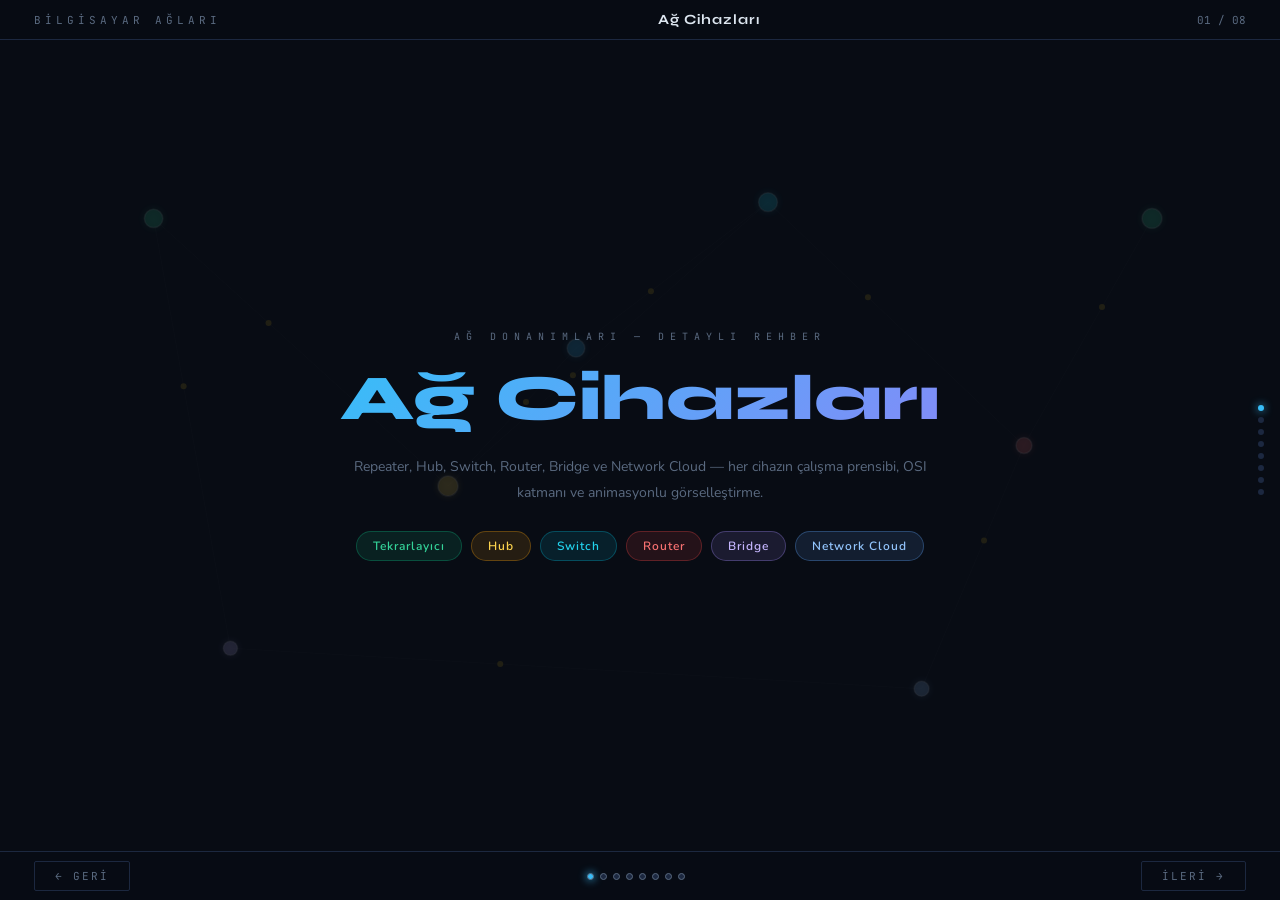
<file: ag_cihazlari.html>
<!DOCTYPE html>
<html lang="tr">
<head>
<meta charset="UTF-8">
<meta name="viewport" content="width=device-width, initial-scale=1.0">
<title>Ağ Cihazları</title>
<link href="https://fonts.googleapis.com/css2?family=Syne:wght@400;600;700;800&family=Nunito:wght@300;400;500;600&family=JetBrains+Mono:wght@400;600&display=swap" rel="stylesheet">
<style>
:root{
  --bg:#080c14;--surf:#0f1623;--surf2:#161e2e;
  --border:#1c2840;--text:#dde6f0;--muted:#5a6a80;
  --node:#38bdf8;--cable:#3b82f6;
  --hub:#f59e0b;--sw:#06b6d4;--rep:#10b981;
  --rtr:#ef4444;--br:#a78bfa;--cl:#60a5fa;
}
*{margin:0;padding:0;box-sizing:border-box;}
html,body{height:100%;overflow:hidden;background:var(--bg);color:var(--text);font-family:'Nunito',sans-serif;}

/* SLIDE ENGINE */
.slides{width:100vw;height:100vh;position:relative;overflow:hidden;}
.slide{position:absolute;inset:0;display:flex;flex-direction:column;opacity:0;pointer-events:none;transform:translateX(50px);transition:opacity .5s,transform .5s;}
.slide.active{opacity:1;pointer-events:all;transform:none;}

/* TOP BAR */
.topbar{display:flex;align-items:center;justify-content:space-between;padding:11px 34px;border-bottom:1px solid var(--border);background:rgba(8,12,20,.97);flex-shrink:0;z-index:10;}
.brand{font-family:'JetBrains Mono',monospace;font-size:11px;letter-spacing:4px;color:var(--muted);text-transform:uppercase;}
.slide-title{font-family:'Syne',sans-serif;font-size:14px;font-weight:700;letter-spacing:1px;}
.slide-num{font-family:'JetBrains Mono',monospace;font-size:11px;color:var(--muted);}

/* NAV */
.nav{display:flex;align-items:center;justify-content:space-between;padding:9px 34px;border-top:1px solid var(--border);flex-shrink:0;background:rgba(8,12,20,.97);}
.nbtn{font-family:'JetBrains Mono',monospace;font-size:11px;letter-spacing:2px;padding:7px 20px;background:transparent;border:1px solid var(--border);color:var(--muted);cursor:pointer;border-radius:2px;transition:all .2s;}
.nbtn:hover{border-color:currentColor;}
.dots{display:flex;gap:6px;align-items:center;}
.dot{width:7px;height:7px;border-radius:50%;background:var(--border);cursor:pointer;transition:all .3s;border:1px solid var(--muted);}
.dot.on{box-shadow:0 0 8px currentColor;}

/* SIDE NAV */
.sidenav{position:fixed;right:16px;top:50%;transform:translateY(-50%);display:flex;flex-direction:column;gap:6px;z-index:200;}
.sndot{width:6px;height:6px;border-radius:50%;background:var(--border);cursor:pointer;transition:all .3s;}
.sndot.on{box-shadow:0 0 8px currentColor;}

/* DEVICE LAYOUT */
.dev-body{flex:1;display:flex;gap:1px;background:var(--border);overflow:hidden;}
.dev-canvas-col{flex:1.3;background:var(--bg);display:flex;flex-direction:column;align-items:center;justify-content:center;position:relative;overflow:hidden;}
.dev-info-col{width:310px;flex-shrink:0;background:var(--surf);display:flex;flex-direction:column;overflow-y:auto;padding:22px 20px;gap:14px;}

/* OSI badge strip */
.osi-strip{display:flex;gap:4px;flex-wrap:wrap;}
.osi-badge{font-family:'JetBrains Mono',monospace;font-size:9px;letter-spacing:1px;padding:3px 9px;border-radius:2px;border:1px solid;}
.layer-ph{background:rgba(16,185,129,.12);color:#34d399;border-color:rgba(16,185,129,.3);}
.layer-dl{background:rgba(245,158,11,.12);color:#fcd34d;border-color:rgba(245,158,11,.3);}
.layer-nw{background:rgba(239,68,68,.12);color:#f87171;border-color:rgba(239,68,68,.3);}
.layer-tr{background:rgba(167,139,250,.12);color:#c4b5fd;border-color:rgba(167,139,250,.3);}

.dev-desc{font-size:13px;color:var(--muted);line-height:1.8;background:var(--surf2);border-radius:6px;padding:14px;border-left:3px solid;}
.dev-desc strong{color:var(--text);}

.feat-list{display:flex;flex-direction:column;gap:6px;}
.feat-item{display:flex;gap:9px;font-size:12px;color:var(--muted);line-height:1.6;align-items:flex-start;}
.feat-dot{width:5px;height:5px;border-radius:50%;flex-shrink:0;margin-top:6px;}
.adv-box{background:rgba(52,211,153,.05);border:1px solid rgba(52,211,153,.2);border-radius:6px;padding:11px 13px;}
.dis-box{background:rgba(239,68,68,.05);border:1px solid rgba(239,68,68,.2);border-radius:6px;padding:11px 13px;}
.box-title{font-family:'Syne',sans-serif;font-size:10px;font-weight:700;letter-spacing:2px;margin-bottom:7px;text-transform:uppercase;}
.box-title.adv{color:#34d399;}.box-title.dis{color:#f87171;}
.bullet{display:flex;gap:8px;font-size:12px;color:var(--muted);line-height:1.6;margin-bottom:5px;align-items:flex-start;}
.bdot{width:5px;height:5px;border-radius:50%;flex-shrink:0;margin-top:6px;}

.section-label{font-family:'Syne',sans-serif;font-size:10px;font-weight:700;letter-spacing:3px;text-transform:uppercase;color:var(--muted);margin-bottom:6px;}
.dev-badge{font-family:'Syne',sans-serif;font-size:28px;font-weight:800;letter-spacing:2px;margin-bottom:6px;}

/* TITLE SLIDE */
#s1{background:var(--bg);}
.s1-body{flex:1;display:flex;align-items:center;justify-content:center;flex-direction:column;gap:22px;position:relative;padding:32px;overflow:hidden;}
.s1-kicker{font-family:'JetBrains Mono',monospace;font-size:10px;letter-spacing:6px;color:var(--muted);text-transform:uppercase;}
.s1-h1{font-family:'Syne',sans-serif;font-weight:800;font-size:clamp(32px,5vw,68px);text-align:center;line-height:1.05;}
.s1-sub{font-size:14px;color:var(--muted);max-width:580px;text-align:center;line-height:1.8;}
.dev-pills{display:flex;gap:9px;flex-wrap:wrap;justify-content:center;margin-top:4px;}
.dpill{padding:6px 16px;border-radius:100px;font-size:12px;font-weight:600;letter-spacing:1px;cursor:pointer;transition:all .2s;border:1px solid;}
.dpill:hover{transform:translateY(-2px);}

/* OVERVIEW */
.ov-grid{display:grid;grid-template-columns:1fr 1fr 1fr;grid-template-rows:1fr 1fr;gap:1px;background:var(--border);height:100%;}
.ov-cell{background:var(--bg);display:flex;flex-direction:column;align-items:center;justify-content:center;gap:8px;cursor:pointer;transition:background .2s;padding:12px;position:relative;overflow:hidden;}
.ov-cell:hover{background:var(--surf);}
.ov-cell-label{font-family:'Syne',sans-serif;font-size:11px;font-weight:700;letter-spacing:2px;text-transform:uppercase;}

/* Packet label */
.packet-info{position:absolute;bottom:16px;left:50%;transform:translateX(-50%);font-family:'JetBrains Mono',monospace;font-size:9px;letter-spacing:2px;color:var(--muted);white-space:nowrap;}
</style>
</head>
<body>
<div class="sidenav" id="sidenav"></div>
<div class="slides">

<!-- ══════════ SLIDE 1: TITLE ══════════════════════════════════════ -->
<div class="slide active" id="s1">
  <div class="topbar">
    <div class="brand">Bilgisayar Ağları</div>
    <div class="slide-title">Ağ Cihazları</div>
    <div class="slide-num">01 / 08</div>
  </div>
  <div class="s1-body">
    <canvas id="s1bg" style="position:absolute;inset:0;width:100%;height:100%;pointer-events:none;opacity:.2;"></canvas>
    <div class="s1-kicker">Ağ Donanımları — Detaylı Rehber</div>
    <div class="s1-h1" style="background:linear-gradient(135deg,#38bdf8,#818cf8);-webkit-background-clip:text;-webkit-text-fill-color:transparent;">Ağ Cihazları</div>
    <div class="s1-sub">Repeater, Hub, Switch, Router, Bridge ve Network Cloud — her cihazın çalışma prensibi, OSI katmanı ve animasyonlu görselleştirme.</div>
    <div class="dev-pills">
      <div class="dpill" style="background:rgba(16,185,129,.12);color:#34d399;border-color:rgba(16,185,129,.3);" onclick="goTo(2)">Tekrarlayıcı</div>
      <div class="dpill" style="background:rgba(245,158,11,.12);color:#fcd34d;border-color:rgba(245,158,11,.3);" onclick="goTo(3)">Hub</div>
      <div class="dpill" style="background:rgba(6,182,212,.12);color:#22d3ee;border-color:rgba(6,182,212,.3);" onclick="goTo(4)">Switch</div>
      <div class="dpill" style="background:rgba(239,68,68,.12);color:#f87171;border-color:rgba(239,68,68,.3);" onclick="goTo(5)">Router</div>
      <div class="dpill" style="background:rgba(167,139,250,.12);color:#c4b5fd;border-color:rgba(167,139,250,.3);" onclick="goTo(6)">Bridge</div>
      <div class="dpill" style="background:rgba(96,165,250,.12);color:#93c5fd;border-color:rgba(96,165,250,.3);" onclick="goTo(7)">Network Cloud</div>
    </div>
  </div>
  <div class="nav">
    <button class="nbtn" style="--c:#38bdf8" onclick="prev()">← GERİ</button>
    <div class="dots" id="d1"></div>
    <button class="nbtn" style="--c:#38bdf8" onclick="next()">İLERİ →</button>
  </div>
</div>

<!-- ══════════ SLIDE 2: REPEATER ══════════════════════════════════ -->
<div class="slide" id="s2">
  <div class="topbar">
    <div class="brand">Ağ Cihazları</div>
    <div class="slide-title" style="color:#34d399">Tekrarlayıcı (Repeater)</div>
    <div class="slide-num">02 / 08</div>
  </div>
  <div class="dev-body">
    <div class="dev-canvas-col">
      <canvas id="cv-rep"></canvas>
      <div class="packet-info" id="pi-rep">SİNYAL GÜÇLENDİRİLİYOR…</div>
    </div>
    <div class="dev-info-col">
      <div>
        <div class="section-label">OSI Katmanı</div>
        <div class="osi-strip"><span class="osi-badge layer-ph">Katman 1 — Fiziksel</span></div>
      </div>
      <div class="dev-desc" style="border-color:#10b981">
        Tekrarlayıcı, <strong>zayıflayan elektrik sinyalini</strong> alıp yeniden üreterek daha uzak mesafelere iletir. Veriye dokunmaz; sadece fiziksel sinyali güçlendirir. <strong>İki ağ segmentini</strong> tek bir segment gibi birleştirir.
      </div>
      <div>
        <div class="section-label">Teknik Detaylar</div>
        <div class="feat-list">
          <div class="feat-item"><div class="feat-dot" style="background:#34d399"></div>Gelen sinyali bozulmadan yeniden üretir (regenerate)</div>
          <div class="feat-item"><div class="feat-dot" style="background:#34d399"></div>MAC adresi veya IP adresi bilgisi kullanmaz</div>
          <div class="feat-item"><div class="feat-dot" style="background:#34d399"></div>Ethernet'te maksimum 4 tekrarlayıcı zincir (5-4-3 kuralı)</div>
          <div class="feat-item"><div class="feat-dot" style="background:#34d399"></div>Günümüzde fiber amplifier ve Wi-Fi extender olarak evrilmiştir</div>
        </div>
      </div>
      <div class="adv-box">
        <div class="box-title adv">✦ Avantajlar</div>
        <div class="bullet"><div class="bdot" style="background:#34d399"></div>Çok düşük maliyet ve basit kurulum</div>
        <div class="bullet"><div class="bdot" style="background:#34d399"></div>Kablo mesafesini uzatır</div>
        <div class="bullet"><div class="bdot" style="background:#34d399"></div>Gürültü ve zayıflama sorununu çözer</div>
      </div>
      <div class="dis-box">
        <div class="box-title dis">✗ Dezavantajlar</div>
        <div class="bullet"><div class="bdot" style="background:#f87171"></div>Tüm veriyi körce iletir, trafik filtrelemez</div>
        <div class="bullet"><div class="bdot" style="background:#f87171"></div>Çarpışmaları (collision) iletir ve büyütür</div>
        <div class="bullet"><div class="bdot" style="background:#f87171"></div>Bant genişliğini artırmaz</div>
      </div>
    </div>
  </div>
  <div class="nav"><button class="nbtn" onclick="prev()">← GERİ</button><div class="dots" id="d2"></div><button class="nbtn" onclick="next()">İLERİ →</button></div>
</div>

<!-- ══════════ SLIDE 3: HUB ════════════════════════════════════════ -->
<div class="slide" id="s3">
  <div class="topbar">
    <div class="brand">Ağ Cihazları</div>
    <div class="slide-title" style="color:#fcd34d">Hub (Merkez Cihaz)</div>
    <div class="slide-num">03 / 08</div>
  </div>
  <div class="dev-body">
    <div class="dev-canvas-col">
      <canvas id="cv-hub"></canvas>
      <div class="packet-info" id="pi-hub">TÜM PORTLARA YAYILIYOR…</div>
    </div>
    <div class="dev-info-col">
      <div>
        <div class="section-label">OSI Katmanı</div>
        <div class="osi-strip"><span class="osi-badge layer-ph">Katman 1 — Fiziksel</span></div>
      </div>
      <div class="dev-desc" style="border-color:#f59e0b">
        Hub, bağlı tüm cihazlara <strong>gelen paketi körce yayınlar (broadcast)</strong>. Hangi cihazın nerede olduğunu bilmez; hedefi fark etmeksizin tüm portlara kopyalar. Tüm cihazlar <strong>tek çarpışma alanı (collision domain)</strong> paylaşır.
      </div>
      <div>
        <div class="section-label">Çalışma Prensibi</div>
        <div class="feat-list">
          <div class="feat-item"><div class="feat-dot" style="background:#fcd34d"></div>Aktif Hub: Sinyali güçlendirir + tüm portlara iletir</div>
          <div class="feat-item"><div class="feat-dot" style="background:#fcd34d"></div>Pasif Hub: Yalnızca sinyal dağıtır, güçlendirmez</div>
          <div class="feat-item"><div class="feat-dot" style="background:#fcd34d"></div>Yarı-çift yönlü (half-duplex) iletişim</div>
          <div class="feat-item"><div class="feat-dot" style="background:#fcd34d"></div>CSMA/CD protokolüne dayanır</div>
        </div>
      </div>
      <div class="adv-box">
        <div class="box-title adv">✦ Avantajlar</div>
        <div class="bullet"><div class="bdot" style="background:#34d399"></div>Ucuz ve basit</div>
        <div class="bullet"><div class="bdot" style="background:#34d399"></div>Küçük ağlarda hızlıca kurulabilir</div>
      </div>
      <div class="dis-box">
        <div class="box-title dis">✗ Dezavantajlar</div>
        <div class="bullet"><div class="bdot" style="background:#f87171"></div>Tüm portlar tek çarpışma alanındadır</div>
        <div class="bullet"><div class="bdot" style="background:#f87171"></div>Veri gizliliği yok — tüm cihazlar paketi görür</div>
        <div class="bullet"><div class="bdot" style="background:#f87171"></div>Bant genişliği cihaz sayısıyla bölünür</div>
        <div class="bullet"><div class="bdot" style="background:#f87171"></div>Günümüzde switch tarafından tamamen ikame edilmiştir</div>
      </div>
    </div>
  </div>
  <div class="nav"><button class="nbtn" onclick="prev()">← GERİ</button><div class="dots" id="d3"></div><button class="nbtn" onclick="next()">İLERİ →</button></div>
</div>

<!-- ══════════ SLIDE 4: SWITCH ════════════════════════════════════ -->
<div class="slide" id="s4">
  <div class="topbar">
    <div class="brand">Ağ Cihazları</div>
    <div class="slide-title" style="color:#22d3ee">Switch (Anahtarlayıcı)</div>
    <div class="slide-num">04 / 08</div>
  </div>
  <div class="dev-body">
    <div class="dev-canvas-col">
      <canvas id="cv-sw"></canvas>
      <div class="packet-info" id="pi-sw">MAC TABLOSU ÖĞRENME…</div>
    </div>
    <div class="dev-info-col">
      <div>
        <div class="section-label">OSI Katmanı</div>
        <div class="osi-strip">
          <span class="osi-badge layer-ph">Katman 1 — Fiziksel</span>
          <span class="osi-badge layer-dl">Katman 2 — Veri Bağlantı</span>
        </div>
      </div>
      <div class="dev-desc" style="border-color:#06b6d4">
        Switch, <strong>MAC adres tablosu (CAM table)</strong> tutarak gelen paketi yalnızca hedef cihazın bağlı olduğu porta iletir. Hub'ın aksine her port <strong>ayrı bir çarpışma alanıdır</strong>. L3 Switch'ler routing de yapabilir.
      </div>
      <div>
        <div class="section-label">MAC Tablosu Öğrenmesi</div>
        <div class="feat-list">
          <div class="feat-item"><div class="feat-dot" style="background:#22d3ee"></div>Gelen paketten kaynak MAC → Port eşleştirmesini öğrenir</div>
          <div class="feat-item"><div class="feat-dot" style="background:#22d3ee"></div>Bilinmeyen hedefe Unicast Flooding uygular</div>
          <div class="feat-item"><div class="feat-dot" style="background:#22d3ee"></div>Full-duplex iletişim — aynı anda gönderip alabilir</div>
          <div class="feat-item"><div class="feat-dot" style="background:#22d3ee"></div>VLAN desteği ile ağ segmentasyonu sağlar</div>
          <div class="feat-item"><div class="feat-dot" style="background:#22d3ee"></div>STP (Spanning Tree Protocol) ile döngü önleme</div>
        </div>
      </div>
      <div class="adv-box">
        <div class="box-title adv">✦ Avantajlar</div>
        <div class="bullet"><div class="bdot" style="background:#34d399"></div>Her port ayrı çarpışma alanı — yüksek verimlilik</div>
        <div class="bullet"><div class="bdot" style="background:#34d399"></div>Veri gizliliği — paket yalnızca hedefe gider</div>
        <div class="bullet"><div class="bdot" style="background:#34d399"></div>Full-duplex ile hat kapasitesi iki katına çıkar</div>
      </div>
      <div class="dis-box">
        <div class="box-title dis">✗ Dezavantajlar</div>
        <div class="bullet"><div class="bdot" style="background:#f87171"></div>Hub'dan daha pahalı</div>
        <div class="bullet"><div class="bdot" style="background:#f87171"></div>MAC flooding saldırılarına karşı korunma gerekir</div>
      </div>
    </div>
  </div>
  <div class="nav"><button class="nbtn" onclick="prev()">← GERİ</button><div class="dots" id="d4"></div><button class="nbtn" onclick="next()">İLERİ →</button></div>
</div>

<!-- ══════════ SLIDE 5: ROUTER ════════════════════════════════════ -->
<div class="slide" id="s5">
  <div class="topbar">
    <div class="brand">Ağ Cihazları</div>
    <div class="slide-title" style="color:#f87171">Router (Yönlendirici)</div>
    <div class="slide-num">05 / 08</div>
  </div>
  <div class="dev-body">
    <div class="dev-canvas-col">
      <canvas id="cv-rtr"></canvas>
      <div class="packet-info" id="pi-rtr">YÖNLENDIRME TABLOSU SORGULANIYOR…</div>
    </div>
    <div class="dev-info-col">
      <div>
        <div class="section-label">OSI Katmanı</div>
        <div class="osi-strip">
          <span class="osi-badge layer-ph">Katman 1</span>
          <span class="osi-badge layer-dl">Katman 2</span>
          <span class="osi-badge layer-nw">Katman 3 — Ağ</span>
        </div>
      </div>
      <div class="dev-desc" style="border-color:#ef4444">
        Router, <strong>IP adresi tabanlı yönlendirme tablosu</strong> kullanarak paketleri farklı ağlar arasında iletir. İnternete çıkış noktasıdır. <strong>NAT, DHCP, Firewall</strong> gibi servisleri de çalıştırabilir.
      </div>
      <div>
        <div class="section-label">Yönlendirme Protokolleri</div>
        <div class="feat-list">
          <div class="feat-item"><div class="feat-dot" style="background:#f87171"></div>Statik yönlendirme: Elle tanımlı rotalar</div>
          <div class="feat-item"><div class="feat-dot" style="background:#f87171"></div>RIP — Hop sayısı tabanlı dinamik protokol</div>
          <div class="feat-item"><div class="feat-dot" style="background:#f87171"></div>OSPF — Link-state, büyük ağlar için</div>
          <div class="feat-item"><div class="feat-dot" style="background:#f87171"></div>BGP — İnternet yönlendirmesinin omurgası</div>
          <div class="feat-item"><div class="feat-dot" style="background:#f87171"></div>NAT ile iç ağı dış dünyadan maskeler</div>
        </div>
      </div>
      <div class="adv-box">
        <div class="box-title adv">✦ Avantajlar</div>
        <div class="bullet"><div class="bdot" style="background:#34d399"></div>Farklı ağları birbirine bağlar (LAN ↔ WAN)</div>
        <div class="bullet"><div class="bdot" style="background:#34d399"></div>Broadcast alanlarını ayırır — trafiği izole eder</div>
        <div class="bullet"><div class="bdot" style="background:#34d399"></div>Güvenlik, NAT, QoS özellikleri</div>
      </div>
      <div class="dis-box">
        <div class="box-title dis">✗ Dezavantajlar</div>
        <div class="bullet"><div class="bdot" style="background:#f87171"></div>Switch'e göre daha yüksek gecikme (latency)</div>
        <div class="bullet"><div class="bdot" style="background:#f87171"></div>Yapılandırma karmaşıklığı yüksektir</div>
        <div class="bullet"><div class="bdot" style="background:#f87171"></div>Maliyeti yüksektir</div>
      </div>
    </div>
  </div>
  <div class="nav"><button class="nbtn" onclick="prev()">← GERİ</button><div class="dots" id="d5"></div><button class="nbtn" onclick="next()">İLERİ →</button></div>
</div>

<!-- ══════════ SLIDE 6: BRIDGE ════════════════════════════════════ -->
<div class="slide" id="s6">
  <div class="topbar">
    <div class="brand">Ağ Cihazları</div>
    <div class="slide-title" style="color:#c4b5fd">Bridge (Köprü)</div>
    <div class="slide-num">06 / 08</div>
  </div>
  <div class="dev-body">
    <div class="dev-canvas-col">
      <canvas id="cv-br"></canvas>
      <div class="packet-info" id="pi-br">SEGMENT FİLTRELEME YAPILIYOR…</div>
    </div>
    <div class="dev-info-col">
      <div>
        <div class="section-label">OSI Katmanı</div>
        <div class="osi-strip">
          <span class="osi-badge layer-ph">Katman 1 — Fiziksel</span>
          <span class="osi-badge layer-dl">Katman 2 — Veri Bağlantı</span>
        </div>
      </div>
      <div class="dev-desc" style="border-color:#a78bfa">
        Bridge, <strong>iki ağ segmentini</strong> birbirine bağlar. MAC adresi öğrenerek aynı segment içindeki trafiği <strong>karşı tarafa geçirmez</strong> (filtreleme). Switch'in 2 portlu halidir; modern ağlarda switch tarafından ikame edilmiştir.
      </div>
      <div>
        <div class="section-label">Çalışma Prensibi</div>
        <div class="feat-list">
          <div class="feat-item"><div class="feat-dot" style="background:#c4b5fd"></div>Her iki tarafın MAC adreslerini öğrenir</div>
          <div class="feat-item"><div class="feat-dot" style="background:#c4b5fd"></div>Aynı segmentteki trafik karşı segmente geçmez (filtering)</div>
          <div class="feat-item"><div class="feat-dot" style="background:#c4b5fd"></div>Farklı medya türlerini birleştirebilir (Ethernet ↔ Wi-Fi)</div>
          <div class="feat-item"><div class="feat-dot" style="background:#c4b5fd"></div>Çarpışma alanlarını (collision domain) ayırır</div>
          <div class="feat-item"><div class="feat-dot" style="background:#c4b5fd"></div>Broadcast domain'i ayırmaz (router yapar)</div>
        </div>
      </div>
      <div class="adv-box">
        <div class="box-title adv">✦ Avantajlar</div>
        <div class="bullet"><div class="bdot" style="background:#34d399"></div>Gereksiz trafiği filtreler, performansı artırır</div>
        <div class="bullet"><div class="bdot" style="background:#34d399"></div>Farklı fiziksel medyaları birleştirir</div>
        <div class="bullet"><div class="bdot" style="background:#34d399"></div>Basit ve güvenilir</div>
      </div>
      <div class="dis-box">
        <div class="box-title dis">✗ Dezavantajlar</div>
        <div class="bullet"><div class="bdot" style="background:#f87171"></div>Broadcast trafiği her iki segmente de iletir</div>
        <div class="bullet"><div class="bdot" style="background:#f87171"></div>Büyük ağlarda switch daha iyi performans verir</div>
        <div class="bullet"><div class="bdot" style="background:#f87171"></div>Sadece 2 port — sınırlı ölçeklenebilirlik</div>
      </div>
    </div>
  </div>
  <div class="nav"><button class="nbtn" onclick="prev()">← GERİ</button><div class="dots" id="d6"></div><button class="nbtn" onclick="next()">İLERİ →</button></div>
</div>

<!-- ══════════ SLIDE 7: NETWORK CLOUD ════════════════════════════ -->
<div class="slide" id="s7">
  <div class="topbar">
    <div class="brand">Ağ Cihazları</div>
    <div class="slide-title" style="color:#93c5fd">Network Cloud (Ağ Bulutu)</div>
    <div class="slide-num">07 / 08</div>
  </div>
  <div class="dev-body">
    <div class="dev-canvas-col">
      <canvas id="cv-cl"></canvas>
      <div class="packet-info" id="pi-cl">BULUT ALTYAPISI ÜZERİNDEN İLETİLİYOR…</div>
    </div>
    <div class="dev-info-col">
      <div>
        <div class="section-label">OSI Katmanı</div>
        <div class="osi-strip">
          <span class="osi-badge layer-ph">L1</span>
          <span class="osi-badge layer-dl">L2</span>
          <span class="osi-badge layer-nw">L3</span>
          <span class="osi-badge layer-tr">L4–L7</span>
        </div>
      </div>
      <div class="dev-desc" style="border-color:#60a5fa">
        Network Cloud, diyagramlarda <strong>ayrıntıları gizlenen bir ağ bölgesini</strong> temsil eder — çoğunlukla <strong>İnternet veya ISP omurgasıdır</strong>. Gerçekte router, switch, fiber ve veri merkezlerinden oluşan karmaşık altyapıyı sembolik olarak gösterir.
      </div>
      <div>
        <div class="section-label">Bulut Bileşenleri</div>
        <div class="feat-list">
          <div class="feat-item"><div class="feat-dot" style="background:#93c5fd"></div>ISP (İnternet Servis Sağlayıcı) altyapısı</div>
          <div class="feat-item"><div class="feat-dot" style="background:#93c5fd"></div>IaaS: Sanal sunucu, depolama, ağ kaynakları</div>
          <div class="feat-item"><div class="feat-dot" style="background:#93c5fd"></div>PaaS: Uygulama geliştirme platformları</div>
          <div class="feat-item"><div class="feat-dot" style="background:#93c5fd"></div>SaaS: Bulut üzerinden yazılım servisleri</div>
          <div class="feat-item"><div class="feat-dot" style="background:#93c5fd"></div>CDN, load balancer, DNS hizmetleri</div>
        </div>
      </div>
      <div class="adv-box">
        <div class="box-title adv">✦ Avantajlar</div>
        <div class="bullet"><div class="bdot" style="background:#34d399"></div>Sonsuz ölçeklenebilirlik (on-demand)</div>
        <div class="bullet"><div class="bdot" style="background:#34d399"></div>Yüksek erişilebilirlik ve yedekleme</div>
        <div class="bullet"><div class="bdot" style="background:#34d399"></div>Coğrafi dağılım — küresel erişim</div>
        <div class="bullet"><div class="bdot" style="background:#34d399"></div>Fiziksel altyapı yatırımı gerekmez</div>
      </div>
      <div class="dis-box">
        <div class="box-title dis">✗ Dezavantajlar</div>
        <div class="bullet"><div class="bdot" style="background:#f87171"></div>İnternet bağlantısına bağımlılık</div>
        <div class="bullet"><div class="bdot" style="background:#f87171"></div>Veri gizliliği ve güvenlik kaygıları</div>
        <div class="bullet"><div class="bdot" style="background:#f87171"></div>Uzun vadede maliyet artabilir</div>
      </div>
    </div>
  </div>
  <div class="nav"><button class="nbtn" onclick="prev()">← GERİ</button><div class="dots" id="d7"></div><button class="nbtn" onclick="next()">İLERİ →</button></div>
</div>

<!-- ══════════ SLIDE 8: OVERVIEW ══════════════════════════════════ -->
<div class="slide" id="s8">
  <div class="topbar">
    <div class="brand">Ağ Cihazları</div>
    <div class="slide-title">Genel Bakış — Tüm Cihazlar</div>
    <div class="slide-num">08 / 08</div>
  </div>
  <div class="dev-body" style="background:var(--bg);">
    <div class="ov-grid">
      <div class="ov-cell" onclick="goTo(2)"><canvas id="ov-rep" width="160" height="80"></canvas><div class="ov-cell-label" style="color:#34d399">Tekrarlayıcı</div><div style="font-size:10px;color:var(--muted);font-family:'JetBrains Mono',monospace">L1 · Sinyal Güçlendirme</div></div>
      <div class="ov-cell" onclick="goTo(3)"><canvas id="ov-hub" width="120" height="80"></canvas><div class="ov-cell-label" style="color:#fcd34d">Hub</div><div style="font-size:10px;color:var(--muted);font-family:'JetBrains Mono',monospace">L1 · Broadcast</div></div>
      <div class="ov-cell" onclick="goTo(4)"><canvas id="ov-sw" width="120" height="80"></canvas><div class="ov-cell-label" style="color:#22d3ee">Switch</div><div style="font-size:10px;color:var(--muted);font-family:'JetBrains Mono',monospace">L2 · MAC Tablosu</div></div>
      <div class="ov-cell" onclick="goTo(5)"><canvas id="ov-rtr" width="140" height="80"></canvas><div class="ov-cell-label" style="color:#f87171">Router</div><div style="font-size:10px;color:var(--muted);font-family:'JetBrains Mono',monospace">L3 · IP Yönlendirme</div></div>
      <div class="ov-cell" onclick="goTo(6)"><canvas id="ov-br" width="140" height="80"></canvas><div class="ov-cell-label" style="color:#c4b5fd">Bridge</div><div style="font-size:10px;color:var(--muted);font-family:'JetBrains Mono',monospace">L2 · Segment Filtresi</div></div>
      <div class="ov-cell" onclick="goTo(7)"><canvas id="ov-cl" width="140" height="80"></canvas><div class="ov-cell-label" style="color:#93c5fd">Network Cloud</div><div style="font-size:10px;color:var(--muted);font-family:'JetBrains Mono',monospace">L1–L7 · İnternet/ISP</div></div>
    </div>
  </div>
  <div class="nav"><button class="nbtn" onclick="prev()">← GERİ</button><div class="dots" id="d8"></div><button class="nbtn" onclick="next()">İLERİ →</button></div>
</div>

</div><!-- .slides -->
<script>
// ── SLIDE ENGINE ────────────────────────────────────────────────────────────
const TOTAL=8; let cur=1;
const COLORS={2:'#34d399',3:'#fcd34d',4:'#22d3ee',5:'#f87171',6:'#c4b5fd',7:'#93c5fd',8:'#38bdf8'};

function buildNav(){
  const sn=document.getElementById('sidenav'); sn.innerHTML='';
  for(let i=1;i<=TOTAL;i++){
    const d=document.createElement('div'); d.className='sndot'+(i===cur?' on':'');
    d.style.background=i===cur?(COLORS[i]||'#38bdf8'):'';
    d.style.color=COLORS[i]||'#38bdf8';
    d.onclick=()=>goTo(i); sn.appendChild(d);
  }
  for(let n=1;n<=TOTAL;n++){
    const el=document.getElementById('d'+n); if(!el)continue;
    el.innerHTML='';
    for(let i=1;i<=TOTAL;i++){
      const d=document.createElement('div'); d.className='dot'+(i===cur?' on':'');
      d.style.background=i===cur?(COLORS[i]||'#38bdf8'):'';
      d.style.color=COLORS[i]||'#38bdf8';
      d.onclick=()=>goTo(i); el.appendChild(d);
    }
  }
}
function goTo(n){
  document.getElementById('s'+cur).classList.remove('active');
  cur=Math.max(1,Math.min(TOTAL,n));
  document.getElementById('s'+cur).classList.add('active');
  buildNav();
  setTimeout(()=>triggerSlide(cur),60);
}
function next(){goTo(cur+1);} function prev(){goTo(cur-1);}
document.addEventListener('keydown',e=>{if(e.key==='ArrowRight'||e.key===' ')next();if(e.key==='ArrowLeft')prev();});
buildNav();

// ── CANVAS HELPERS ───────────────────────────────────────────────────────────
function sc(id){
  const el=document.getElementById(id); if(!el)return null;
  const r=el.parentElement.getBoundingClientRect();
  el.width=r.width||300; el.height=r.height||200; return el;
}
function node(ctx,x,y,r,col,glow=12){
  if(glow){ctx.shadowColor=col;ctx.shadowBlur=glow;}
  ctx.beginPath();ctx.arc(x,y,r,0,Math.PI*2);
  ctx.fillStyle=col; ctx.fill();
  ctx.strokeStyle='rgba(255,255,255,0.25)';ctx.lineWidth=1.5;ctx.stroke();
  ctx.shadowBlur=0;
}
function line(ctx,x1,y1,x2,y2,col,w=2.5,glow=6){
  if(glow){ctx.shadowColor=col;ctx.shadowBlur=glow;}
  ctx.strokeStyle=col;ctx.lineWidth=w;ctx.beginPath();ctx.moveTo(x1,y1);ctx.lineTo(x2,y2);ctx.stroke();
  ctx.shadowBlur=0;
}
function packet(ctx,x,y,col='#facc15',r=6){
  ctx.shadowColor=col;ctx.shadowBlur=16;
  ctx.fillStyle=col;ctx.beginPath();ctx.arc(x,y,r,0,Math.PI*2);ctx.fill();
  ctx.shadowBlur=0;
}
function deviceBox(ctx,x,y,w,h,col,label,sublabel){
  ctx.fillStyle=col+'22'; ctx.strokeStyle=col;ctx.lineWidth=2;
  ctx.shadowColor=col;ctx.shadowBlur=20;
  ctx.beginPath();ctx.roundRect(x,y,w,h,6);ctx.fill();ctx.stroke();
  ctx.shadowBlur=0;
  ctx.fillStyle=col;ctx.font='bold 13px Syne,sans-serif';ctx.textAlign='center';ctx.textBaseline='middle';
  ctx.fillText(label,x+w/2,y+h/2-(sublabel?6:0));
  if(sublabel){ctx.fillStyle='rgba(255,255,255,0.4)';ctx.font='9px JetBrains Mono,monospace';ctx.fillText(sublabel,x+w/2,y+h/2+10);}
}

// ── TITLE BG ─────────────────────────────────────────────────────────────────
let s1t=0;
function drawS1bg(){
  const el=document.getElementById('s1bg'); if(!el)return;
  const r=el.parentElement.getBoundingClientRect();
  el.width=r.width;el.height=r.height;
  const ctx=el.getContext('2d');const W=el.width,H=el.height;
  ctx.clearRect(0,0,W,H);
  const devices=[{x:.12,y:.22,c:'#34d399'},{x:.35,y:.55,c:'#fcd34d'},{x:.6,y:.2,c:'#22d3ee'},
                 {x:.8,y:.5,c:'#f87171'},{x:.18,y:.75,c:'#c4b5fd'},{x:.72,y:.8,c:'#93c5fd'},
                 {x:.45,y:.38,c:'#38bdf8'},{x:.9,y:.22,c:'#34d399'}];
  const links=[[0,1],[1,2],[2,3],[0,4],[4,5],[3,5],[6,2],[6,1],[7,3]];
  links.forEach(([a,b])=>{
    const A=devices[a],B=devices[b];
    const pulse=((s1t*0.8)%1);
    line(ctx,A.x*W,A.y*H,B.x*W,B.y*H,'rgba(255,255,255,0.06)',1,0);
    const px2=A.x*W+(B.x-A.x)*W*pulse,py2=A.y*H+(B.y-A.y)*H*pulse;
    packet(ctx,px2,py2,'rgba(250,204,21,0.5)',3);
  });
  devices.forEach(d=>{
    const p=(Math.sin(s1t+devices.indexOf(d))+1)/2;
    node(ctx,d.x*W,d.y*H,7+p*3,d.c+'99',8);
  });
  s1t+=0.008;
  if(cur===1)requestAnimationFrame(drawS1bg);
}

// ── REPEATER ANIMATION ───────────────────────────────────────────────────────
let repT=0,repAnim=null;
function drawRepeater(){
  const el=sc('cv-rep'); if(!el)return;
  const ctx=el.getContext('2d');const W=el.width,H=el.height;
  function frame(){
    ctx.clearRect(0,0,W,H);
    const y=H/2;
    const col='#10b981';
    // Segment A
    const segAx0=W*0.04,segAx1=W*0.38;
    // Segment B
    const segBx0=W*0.62,segBx1=W*0.96;
    // Nodes A
    const nodesA=[{x:W*0.09},{x:W*0.18},{x:W*0.27},{x:W*0.36}];
    // Nodes B
    const nodesB=[{x:W*0.64},{x:W*0.73},{x:W*0.82},{x:W*0.91}];
    // cables
    line(ctx,segAx0,y,segAx1,y,'#3b82f6',3);
    line(ctx,segBx0,y,segBx1,y,'#3b82f6',3);
    nodesA.forEach(n=>{line(ctx,n.x,y,n.x,y-30,'#3b82f6',2);node(ctx,n.x,y-38,8,'#38bdf8');});
    nodesB.forEach(n=>{line(ctx,n.x,y,n.x,y-30,'#3b82f6',2);node(ctx,n.x,y-38,8,'#38bdf8');});
    // Repeater device
    deviceBox(ctx,W*0.42,y-24,W*0.16,48,col,'REP','Katman 1');
    // Signal decay A side
    const decay=Math.exp(-((repT*0.012)%1)*3);
    ctx.globalAlpha=Math.max(0.05,decay);
    line(ctx,segAx0,y,W*0.42,y,'rgba(250,204,21,0.8)',2.5*decay+0.5);
    ctx.globalAlpha=1;
    // Amplified signal B side
    const phase2=((repT*0.012)%1);
    if(phase2>0.5){
      const pp=(phase2-0.5)/0.5;
      line(ctx,W*0.58,y,segBx1,y*pp+segBx0*(1-pp),'rgba(16,185,129,0.6)',2.5);
    }
    // Traveling packet
    const t=(repT*0.6)%100;
    if(t<45){const px2=segAx0+(segAx1-segAx0)*t/45;packet(ctx,px2,y,'rgba(250,204,21,0.7)',5);}
    else if(t<55){// inside repeater — amplify flash
      const flash=(t-45)/10;
      ctx.shadowColor=col;ctx.shadowBlur=40*flash;
      deviceBox(ctx,W*0.42,y-24,W*0.16,48,col,'REP','Güçlendiriliyor…');
      ctx.shadowBlur=0;
    }
    else{const px2=segBx0+(segBx1-segBx0)*(t-55)/45;packet(ctx,px2,y,col,6);}
    // amplitude bars
    for(let i=0;i<6;i++){
      const bx=segAx0+i*(segAx1-segAx0)/6;
      const amp=(6-i)/6*Math.sin(repT*0.08+i)*30;
      ctx.strokeStyle=`rgba(59,130,246,${0.2+(6-i)*0.06})`;ctx.lineWidth=1.5;
      ctx.beginPath();ctx.moveTo(bx,y-Math.abs(amp));ctx.lineTo(bx,y+Math.abs(amp));ctx.stroke();
    }
    for(let i=0;i<6;i++){
      const bx=segBx0+i*(segBx1-segBx0)/6;
      const amp=(i+1)/6*Math.sin(repT*0.08+i+6)*35;
      ctx.strokeStyle=`rgba(16,185,129,${0.2+i*0.06})`;ctx.lineWidth=1.5;
      ctx.beginPath();ctx.moveTo(bx,y-Math.abs(amp));ctx.lineTo(bx,y+Math.abs(amp));ctx.stroke();
    }
    repT++;
    if(cur===2)repAnim=requestAnimationFrame(frame);
  }
  if(repAnim)cancelAnimationFrame(repAnim);frame();
}

// ── HUB ANIMATION ────────────────────────────────────────────────────────────
let hubT=0,hubAnim=null;
function drawHub(){
  const el=sc('cv-hub'); if(!el)return;
  const ctx=el.getContext('2d');const W=el.width,H=el.height;
  const N=6,col='#f59e0b';
  const cx=W/2,cy=H/2+10;
  const R=Math.min(W,H)*0.36;
  function frame(){
    ctx.clearRect(0,0,W,H);
    const pts=[];
    for(let i=0;i<N;i++){const a=i/N*Math.PI*2-Math.PI/2;pts.push({x:cx+Math.cos(a)*R,y:cy+Math.sin(a)*R});}
    pts.forEach(p=>line(ctx,cx,cy,p.x,p.y,'#3b82f6',2.5));
    // Broadcast wave
    const bph=(hubT*0.015)%1;
    const bR=bph*R;
    ctx.strokeStyle=`rgba(245,158,11,${(1-bph)*0.6})`;ctx.lineWidth=2;
    ctx.shadowColor=col;ctx.shadowBlur=10*(1-bph);
    ctx.beginPath();ctx.arc(cx,cy,bR,0,Math.PI*2);ctx.stroke();ctx.shadowBlur=0;
    // Packets flying to all nodes
    if(bph>0.1){
      pts.forEach((p,i)=>{
        const px2=cx+(p.x-cx)*bph;
        const py2=cy+(p.y-cy)*bph;
        packet(ctx,px2,py2,'rgba(245,158,11,0.8)',4);
      });
    }
    pts.forEach((p,i)=>node(ctx,p.x,p.y,10,'#38bdf8'));
    deviceBox(ctx,cx-32,cy-18,64,36,col,'HUB','Broadcast');
    // label "ALL PORTS"
    if(bph>0.6){
      ctx.fillStyle='rgba(245,158,11,0.7)';ctx.font='10px JetBrains Mono';ctx.textAlign='center';
      ctx.fillText('TÜM PORTLAR →',cx,cy-R*0.6);
    }
    hubT++;
    if(cur===3)hubAnim=requestAnimationFrame(frame);
  }
  if(hubAnim)cancelAnimationFrame(hubAnim);frame();
}

// ── SWITCH ANIMATION ─────────────────────────────────────────────────────────
let swT=0,swAnim=null;
const macTable={};
function drawSwitch(){
  const el=sc('cv-sw'); if(!el)return;
  const ctx=el.getContext('2d');const W=el.width,H=el.height;
  const col='#06b6d4';
  const N=5;
  const cx=W/2,cy=H/2;
  const pts=[
    {x:cx-W*0.32,y:cy-H*0.25,name:'PC-A',mac:'AA:11'},
    {x:cx+W*0.32,y:cy-H*0.25,name:'PC-B',mac:'BB:22'},
    {x:cx-W*0.32,y:cy+H*0.25,name:'PC-C',mac:'CC:33'},
    {x:cx+W*0.32,y:cy+H*0.25,name:'PC-D',mac:'DD:44'},
    {x:cx,y:cy-H*0.38,name:'SRV',mac:'EE:55'},
  ];
  const sessions=[[0,1],[2,3],[0,4],[1,3]];
  function frame(){
    ctx.clearRect(0,0,W,H);
    pts.forEach(p=>line(ctx,cx,cy,p.x,p.y,'#1e3a5f',2.5,0));
    const sIdx=Math.floor(swT/120)%sessions.length;
    const [src,dst]=sessions[sIdx];
    const tph=(swT%120)/120;
    // targeted packet — only to dest
    if(tph<0.5){
      const px2=pts[src].x+(cx-pts[src].x)*tph*2;
      const py2=pts[src].y+(cy-pts[src].y)*tph*2;
      packet(ctx,px2,py2,'rgba(250,204,21,0.9)',5);
    }else{
      const tph2=(tph-0.5)*2;
      const px2=cx+(pts[dst].x-cx)*tph2;
      const py2=cy+(pts[dst].y-cy)*tph2;
      packet(ctx,px2,py2,col,5);
    }
    // highlight active ports
    [pts[src],pts[dst]].forEach((p,i)=>{
      ctx.strokeStyle=i===0?'#facc15':col;ctx.lineWidth=2.5;
      ctx.shadowColor=i===0?'#facc15':col;ctx.shadowBlur=12;
      ctx.beginPath();ctx.moveTo(cx,cy);ctx.lineTo(p.x,p.y);ctx.stroke();
      ctx.shadowBlur=0;
    });
    // device boxes
    pts.forEach((p,i)=>{
      const isActive=i===src||i===dst;
      deviceBox(ctx,p.x-28,p.y-16,56,32,isActive?(i===src?'#facc15':col):'#334155',p.name,p.mac);
    });
    deviceBox(ctx,cx-38,cy-20,76,40,col,'SWITCH','MAC Table');
    // MAC table display
    ctx.fillStyle='rgba(6,182,212,0.6)';ctx.font='9px JetBrains Mono';ctx.textAlign='left';
    pts.forEach((p,i)=>{ctx.fillText(`${p.mac}→P${i+1}`,W*0.72,H*0.22+i*14);});
    ctx.fillStyle='rgba(255,255,255,0.25)';ctx.font='8px JetBrains Mono';ctx.textAlign='left';ctx.fillText('CAM TABLE',W*0.72,H*0.12);
    swT++;
    if(cur===4)swAnim=requestAnimationFrame(frame);
  }
  if(swAnim)cancelAnimationFrame(swAnim);frame();
}

// ── ROUTER ANIMATION ─────────────────────────────────────────────────────────
let rtrT=0,rtrAnim=null;
function drawRouter(){
  const el=sc('cv-rtr'); if(!el)return;
  const ctx=el.getContext('2d');const W=el.width,H=el.height;
  const col='#ef4444';
  const cx=W/2,cy=H/2;
  // Two networks
  const netA={cx:W*0.2,cy:cy,color:'#3b82f6',label:'192.168.1.0/24'};
  const netB={cx:W*0.8,cy:cy,color:'#10b981',label:'10.0.0.0/24'};
  const nodesA=[{x:W*0.07,y:cy-40},{x:W*0.07,y:cy+40},{x:W*0.2,y:cy-55}];
  const nodesB=[{x:W*0.93,y:cy-40},{x:W*0.93,y:cy+40},{x:W*0.8,y:cy-55}];
  function frame(){
    ctx.clearRect(0,0,W,H);
    // Network A subnet cloud
    ctx.fillStyle='rgba(59,130,246,0.06)';ctx.strokeStyle='rgba(59,130,246,0.2)';ctx.lineWidth=1.5;
    ctx.setLineDash([4,4]);ctx.beginPath();ctx.arc(netA.cx,netA.cy,W*0.17,0,Math.PI*2);ctx.fill();ctx.stroke();ctx.setLineDash([]);
    // Network B subnet cloud
    ctx.fillStyle='rgba(16,185,129,0.06)';ctx.strokeStyle='rgba(16,185,129,0.2)';
    ctx.setLineDash([4,4]);ctx.beginPath();ctx.arc(netB.cx,netB.cy,W*0.17,0,Math.PI*2);ctx.fill();ctx.stroke();ctx.setLineDash([]);
    // Labels
    ctx.fillStyle='rgba(59,130,246,0.6)';ctx.font='10px JetBrains Mono';ctx.textAlign='center';ctx.fillText(netA.label,netA.cx,cy+H*0.36);
    ctx.fillStyle='rgba(16,185,129,0.6)';ctx.fillText(netB.label,netB.cx,cy+H*0.36);
    // Local cables
    nodesA.forEach(n=>line(ctx,netA.cx,netA.cy,n.x,n.y,'#3b82f6',2));
    nodesB.forEach(n=>line(ctx,netB.cx,netB.cy,n.x,n.y,'#10b981',2));
    // Router ↔ networks
    line(ctx,netA.cx,netA.cy,cx,cy,'#ef4444',3);
    line(ctx,netB.cx,netB.cy,cx,cy,'#ef4444',3);
    // Packet travel
    const phase=(rtrT*0.01)%1;
    if(phase<0.4){
      const p=phase/0.4;
      packet(ctx,nodesA[0].x+(netA.cx-nodesA[0].x)*p,nodesA[0].y+(netA.cy-nodesA[0].y)*p,'#facc15',5);
    }else if(phase<0.6){
      const p=(phase-0.4)/0.2;
      packet(ctx,netA.cx+(cx-netA.cx)*p,netA.cy+(cy-netA.cy)*p,col,6);
      // routing table flash
      ctx.fillStyle='rgba(239,68,68,0.8)';ctx.font='9px JetBrains Mono';ctx.textAlign='center';
      ctx.fillText('IP LOOKUP…',cx,cy-50);
    }else{
      const p=(phase-0.6)/0.4;
      packet(ctx,cx+(netB.cx-cx)*p,cy+(netB.cy-cy)*p,'#10b981',6);
    }
    nodesA.forEach(n=>node(ctx,n.x,n.y,8,'#38bdf8'));
    nodesB.forEach(n=>node(ctx,n.x,n.y,8,'#34d399'));
    node(ctx,netA.cx,netA.cy,6,'#3b82f6');
    node(ctx,netB.cx,netB.cy,6,'#10b981');
    deviceBox(ctx,cx-36,cy-22,72,44,col,'ROUTER','L3 — IP');
    // routing table
    ctx.fillStyle='rgba(255,255,255,0.25)';ctx.font='8px JetBrains Mono';ctx.textAlign='right';ctx.fillText('ROUTING TABLE',W*0.98,H*0.1);
    ctx.fillStyle='rgba(239,68,68,0.5)';ctx.font='9px JetBrains Mono';
    ctx.fillText('192.168.1.0 → eth0',W*0.98,H*0.2);ctx.fillText('10.0.0.0 → eth1',W*0.98,H*0.3);ctx.fillText('0.0.0.0 → WAN',W*0.98,H*0.4);
    rtrT++;
    if(cur===5)rtrAnim=requestAnimationFrame(frame);
  }
  if(rtrAnim)cancelAnimationFrame(rtrAnim);frame();
}

// ── BRIDGE ANIMATION ─────────────────────────────────────────────────────────
let brT=0,brAnim=null;
function drawBridge(){
  const el=sc('cv-br'); if(!el)return;
  const ctx=el.getContext('2d');const W=el.width,H=el.height;
  const col='#a78bfa';
  const bx=W/2,by=H/2;
  const segANodes=[{x:W*.1,y:H*.28},{x:W*.1,y:H*.72},{x:W*.26,y:H*.18},{x:W*.26,y:H*.82}];
  const segBNodes=[{x:W*.9,y:H*.28},{x:W*.9,y:H*.72},{x:W*.74,y:H*.18},{x:W*.74,y:H*.82}];
  const hubA={x:W*.38,y:by};const hubB={x:W*.62,y:by};
  function frame(){
    ctx.clearRect(0,0,W,H);
    // segments background
    ctx.fillStyle='rgba(59,130,246,0.05)';ctx.strokeStyle='rgba(59,130,246,0.12)';ctx.lineWidth=1;ctx.setLineDash([3,4]);
    ctx.beginPath();ctx.ellipse(W*0.22,by,W*0.2,H*0.38,0,0,Math.PI*2);ctx.fill();ctx.stroke();ctx.setLineDash([]);
    ctx.fillStyle='rgba(167,139,250,0.05)';ctx.strokeStyle='rgba(167,139,250,0.12)';ctx.setLineDash([3,4]);
    ctx.beginPath();ctx.ellipse(W*0.78,by,W*0.2,H*0.38,0,0,Math.PI*2);ctx.fill();ctx.stroke();ctx.setLineDash([]);
    // cables
    segANodes.forEach(n=>line(ctx,hubA.x,hubA.y,n.x,n.y,'#3b82f6',2));
    segBNodes.forEach(n=>line(ctx,hubB.x,hubB.y,n.x,n.y,'#a78bfa',2));
    line(ctx,hubA.x,hubA.y,bx,by,'#a78bfa',3);
    line(ctx,hubB.x,hubB.y,bx,by,'#a78bfa',3);
    // Packet — same segment stays, cross segment passes through bridge
    const phase=(brT*0.01)%1;
    const crossSegment=Math.floor(brT/150)%2===0;
    if(phase<0.35){const p=phase/0.35;packet(ctx,segANodes[0].x+(hubA.x-segANodes[0].x)*p,segANodes[0].y+(hubA.y-segANodes[0].y)*p,'#facc15',5);}
    else if(phase<0.5&&crossSegment){const p=(phase-0.35)/0.15;packet(ctx,hubA.x+(bx-hubA.x)*p,hubA.y+(by-hubA.y)*p,col,6);}
    else if(phase<0.65&&crossSegment){const p=(phase-0.5)/0.15;packet(ctx,bx+(hubB.x-bx)*p,by+(hubB.y-by)*p,col,6);}
    else if(phase<1&&crossSegment){const p=(phase-0.65)/0.35;packet(ctx,hubB.x+(segBNodes[0].x-hubB.x)*p,hubB.y+(segBNodes[0].y-hubB.y)*p,'#34d399',5);}
    if(!crossSegment&&phase<0.5){// Same segment — blocked
      const p=phase/0.5;packet(ctx,segANodes[0].x+(segANodes[1].x-segANodes[0].x)*p*0.6+hubA.x*0.4*p,segANodes[0].y+(segANodes[1].y-segANodes[0].y)*p*0.6+hubA.y*0.4*p,'#f87171',5);
      ctx.fillStyle='rgba(239,68,68,0.7)';ctx.font='10px JetBrains Mono';ctx.textAlign='center';ctx.fillText('FİLTRELENDİ',bx,by-60);
    }
    // filter indicator
    deviceBox(ctx,bx-36,by-22,72,44,col,'BRIDGE','MAC Filter');
    segANodes.forEach(n=>node(ctx,n.x,n.y,8,'#38bdf8'));
    segBNodes.forEach(n=>node(ctx,n.x,n.y,8,'#a78bfa'));
    deviceBox(ctx,hubA.x-28,hubA.y-15,56,30,'#3b82f6','Hub-A','Seg A');
    deviceBox(ctx,hubB.x-28,hubB.y-15,56,30,'#a78bfa','Hub-B','Seg B');
    ctx.fillStyle='rgba(59,130,246,0.5)';ctx.font='10px JetBrains Mono';ctx.textAlign='center';ctx.fillText('SEGMENT A',W*.22,H*.06);
    ctx.fillStyle='rgba(167,139,250,0.5)';ctx.fillText('SEGMENT B',W*.78,H*.06);
    brT++;
    if(cur===6)brAnim=requestAnimationFrame(frame);
  }
  if(brAnim)cancelAnimationFrame(brAnim);frame();
}

// ── CLOUD ANIMATION ──────────────────────────────────────────────────────────
let clT=0,clAnim=null;
function drawCloud(){
  const el=sc('cv-cl'); if(!el)return;
  const ctx=el.getContext('2d');const W=el.width,H=el.height;
  const col='#60a5fa';
  const cx=W/2,cy=H/2;
  const R=Math.min(W,H)*0.24;
  // cloud shape helper
  function cloudShape(ctx,x,y,w,h,col2){
    ctx.save();ctx.translate(x,y);
    ctx.fillStyle=col2;ctx.beginPath();
    const blobs=[{dx:0,dy:0,r:h*.42},{dx:-w*.2,dy:h*.1,r:h*.3},{dx:w*.2,dy:h*.1,r:h*.3},
                 {dx:-w*.35,dy:h*.28,r:h*.22},{dx:w*.35,dy:h*.28,r:h*.22},{dx:0,dy:h*.32,r:h*.32}];
    blobs.forEach(b=>{ctx.beginPath();ctx.arc(b.dx,b.dy,b.r,0,Math.PI*2);ctx.fill();});
    ctx.restore();
  }
  // Edge devices around cloud
  const edges=[
    {x:W*.1,y:H*.2,label:'LAN-A',col2:'#3b82f6'},{x:W*.9,y:H*.2,label:'LAN-B',col2:'#10b981'},
    {x:W*.1,y:H*.8,label:'LAN-C',col2:'#f59e0b'},{x:W*.9,y:H*.8,label:'LAN-D',col2:'#a78bfa'},
    {x:W*.5,y:H*.06,label:'ISP',col2:'#ef4444'},{x:W*.5,y:H*.94,label:'Client',col2:'#34d399'},
  ];
  function frame(){
    ctx.clearRect(0,0,W,H);
    // draw connections to cloud
    edges.forEach(e=>{
      const angle=Math.atan2(cy-e.y,cx-e.x);
      const ex2=cx-Math.cos(angle)*R*1.1,ey2=cy-Math.sin(angle)*R*1.1;
      line(ctx,e.x,e.y,ex2,ey2,e.col2+'66',2,0);
    });
    // cloud body glow
    ctx.shadowColor=col;ctx.shadowBlur=30+Math.sin(clT*0.05)*10;
    cloudShape(ctx,cx,cy-10,W*.38,H*.28,'rgba(96,165,250,0.12)');
    ctx.shadowBlur=0;
    ctx.strokeStyle='rgba(96,165,250,0.35)';ctx.lineWidth=1.5;
    // cloud outline
    const blobs2=[{dx:0,dy:0,r:H*.14},{dx:-W*.08,dy:H*.04,r:H*.1},{dx:W*.08,dy:H*.04,r:H*.1},
                  {dx:-W*.14,dy:H*.1,r:H*.08},{dx:W*.14,dy:H*.1,r:H*.08},{dx:0,dy:H*.11,r:H*.11}];
    blobs2.forEach(b=>{ctx.beginPath();ctx.arc(cx+b.dx,cy-10+b.dy,b.r,0,Math.PI*2);ctx.stroke();});
    // Internal routers/nodes inside cloud
    const internalNodes=[{dx:-W*.1,dy:-H*.04},{dx:W*.1,dy:-H*.04},{dx:0,dy:H*.06},{dx:-W*.06,dy:H*.09},{dx:W*.06,dy:H*.09}];
    internalNodes.forEach((n,i)=>{
      const jitter=Math.sin(clT*0.04+i)*3;
      node(ctx,cx+n.dx+jitter,cy-10+n.dy,5,col+'cc',6);
    });
    for(let i=0;i<internalNodes.length;i++)for(let j=i+1;j<internalNodes.length;j++){
      if((i+j)%3===0)line(ctx,cx+internalNodes[i].dx,cy-10+internalNodes[i].dy,cx+internalNodes[j].dx,cy-10+internalNodes[j].dy,'rgba(96,165,250,0.2)',1,0);
    }
    // packets flying
    const pIdx=Math.floor(clT/90)%edges.length;
    const pph=(clT%90)/90;
    const e=edges[pIdx];const angle=Math.atan2(cy-e.y,cx-e.x);
    const ex2=cx-Math.cos(angle)*R*1.1,ey2=cy-Math.sin(angle)*R*1.1;
    if(pph<0.5){const p=pph*2;packet(ctx,e.x+(ex2-e.x)*p,e.y+(ey2-e.y)*p,'#facc15',5);}
    else{
      const p=(pph-0.5)*2;const dst=edges[(pIdx+3)%edges.length];
      const a2=Math.atan2(cy-dst.y,cx-dst.x);
      const ex3=cx-Math.cos(a2)*R*1.1,ey3=cy-Math.sin(a2)*R*1.1;
      packet(ctx,ex3+(dst.x-ex3)*p,ey3+(dst.y-ey3)*p,col,5);
    }
    edges.forEach(e=>deviceBox(ctx,e.x-26,e.y-14,52,28,e.col2,e.label,''));
    ctx.fillStyle='rgba(96,165,250,0.6)';ctx.font='bold 12px Syne,sans-serif';ctx.textAlign='center';ctx.fillText('NETWORK CLOUD',cx,cy+H*.22);
    ctx.fillStyle='rgba(96,165,250,0.3)';ctx.font='9px JetBrains Mono';ctx.fillText('İnternet / ISP Altyapısı',cx,cy+H*.28);
    clT++;
    if(cur===7)clAnim=requestAnimationFrame(frame);
  }
  if(clAnim)cancelAnimationFrame(clAnim);frame();
}

// ── OVERVIEW THUMBNAILS ────────────────────────────────────────────────────────
function drawOvThumbs(){
  function th(id,fn){const el=document.getElementById(id);if(!el)return;el.width=160;el.height=80;fn(el);}
  th('ov-rep',el=>{const ctx=el.getContext('2d');const W=el.width,H=el.height;const y=H/2;line(ctx,5,y,W-5,y,'#3b82f6',2,0);deviceBox(ctx,W/2-22,y-12,44,24,'#10b981','REP','');[W*.12,W*.25,W*.38,W*.75,W*.88].forEach(x=>{line(ctx,x,y,x,y-18,'#3b82f6',1.5,0);node(ctx,x,y-24,5,'#38bdf8',0);});});
  th('ov-hub',el=>{const ctx=el.getContext('2d');const W=el.width,H=el.height;const pts=[];for(let i=0;i<5;i++){const a=i/5*Math.PI*2-Math.PI/2;pts.push({x:W/2+Math.cos(a)*30,y:H/2+Math.sin(a)*28});}pts.forEach(p=>{line(ctx,W/2,H/2,p.x,p.y,'#f59e0b',2,0);node(ctx,p.x,p.y,5,'#38bdf8',0);});deviceBox(ctx,W/2-20,H/2-12,40,24,'#f59e0b','HUB','');});
  th('ov-sw',el=>{const ctx=el.getContext('2d');const W=el.width,H=el.height;const pts=[];for(let i=0;i<4;i++){const a=i/4*Math.PI*2-Math.PI/4;pts.push({x:W/2+Math.cos(a)*32,y:H/2+Math.sin(a)*28});}pts.forEach(p=>{line(ctx,W/2,H/2,p.x,p.y,'#0891b2',2,0);node(ctx,p.x,p.y,5,'#38bdf8',0);});deviceBox(ctx,W/2-22,H/2-12,44,24,'#06b6d4','SW','');});
  th('ov-rtr',el=>{const ctx=el.getContext('2d');const W=el.width,H=el.height;line(ctx,W*.05,H/2,W*.42,H/2,'#3b82f6',2,0);line(ctx,W*.58,H/2,W*.95,H/2,'#10b981',2,0);deviceBox(ctx,W*.42,H/2-14,W*.16,28,'#ef4444','RTR','');[W*.1,W*.2].forEach(x=>node(ctx,x,H/2,4,'#38bdf8',0));[W*.8,W*.9].forEach(x=>node(ctx,x,H/2,4,'#34d399',0));});
  th('ov-br',el=>{const ctx=el.getContext('2d');const W=el.width,H=el.height;line(ctx,5,H/2,W-5,H/2,'#a78bfa',2,0);deviceBox(ctx,W/2-22,H/2-12,44,24,'#a78bfa','BRG','');[W*.12,W*.25].forEach(x=>{line(ctx,x,H/2,x,H/2-18,'#3b82f6',1.5,0);node(ctx,x,H/2-24,5,'#38bdf8',0);});[W*.75,W*.88].forEach(x=>{line(ctx,x,H/2,x,H/2-18,'#a78bfa',1.5,0);node(ctx,x,H/2-24,5,'#c4b5fd',0);});});
  th('ov-cl',el=>{const ctx=el.getContext('2d');const W=el.width,H=el.height;const cx=W/2,cy=H/2;const blbs=[{dx:0,dy:0,r:20},{dx:-12,dy:6,r:14},{dx:12,dy:6,r:14},{dx:0,dy:15,r:15}];blbs.forEach(b=>{ctx.fillStyle='rgba(96,165,250,0.15)';ctx.beginPath();ctx.arc(cx+b.dx,cy+b.dy,b.r,0,Math.PI*2);ctx.fill();ctx.strokeStyle='rgba(96,165,250,0.35)';ctx.lineWidth=1;ctx.stroke();});[{x:W*.05,y:H*.25},{x:W*.95,y:H*.25},{x:W*.05,y:H*.75},{x:W*.95,y:H*.75}].forEach(n=>{line(ctx,n.x,n.y,cx,cy,'#60a5fa55',1.5,0);node(ctx,n.x,n.y,4,'#38bdf8',0);});});
}

// ── TRIGGER ───────────────────────────────────────────────────────────────────
function triggerSlide(n){
  if(n===1)drawS1bg();
  if(n===2)drawRepeater();
  if(n===3)drawHub();
  if(n===4)drawSwitch();
  if(n===5)drawRouter();
  if(n===6)drawBridge();
  if(n===7)drawCloud();
  if(n===8)setTimeout(drawOvThumbs,80);
}

setTimeout(()=>{drawS1bg();},100);
window.addEventListener('resize',()=>triggerSlide(cur));
</script>
</body>
</html>
</file>
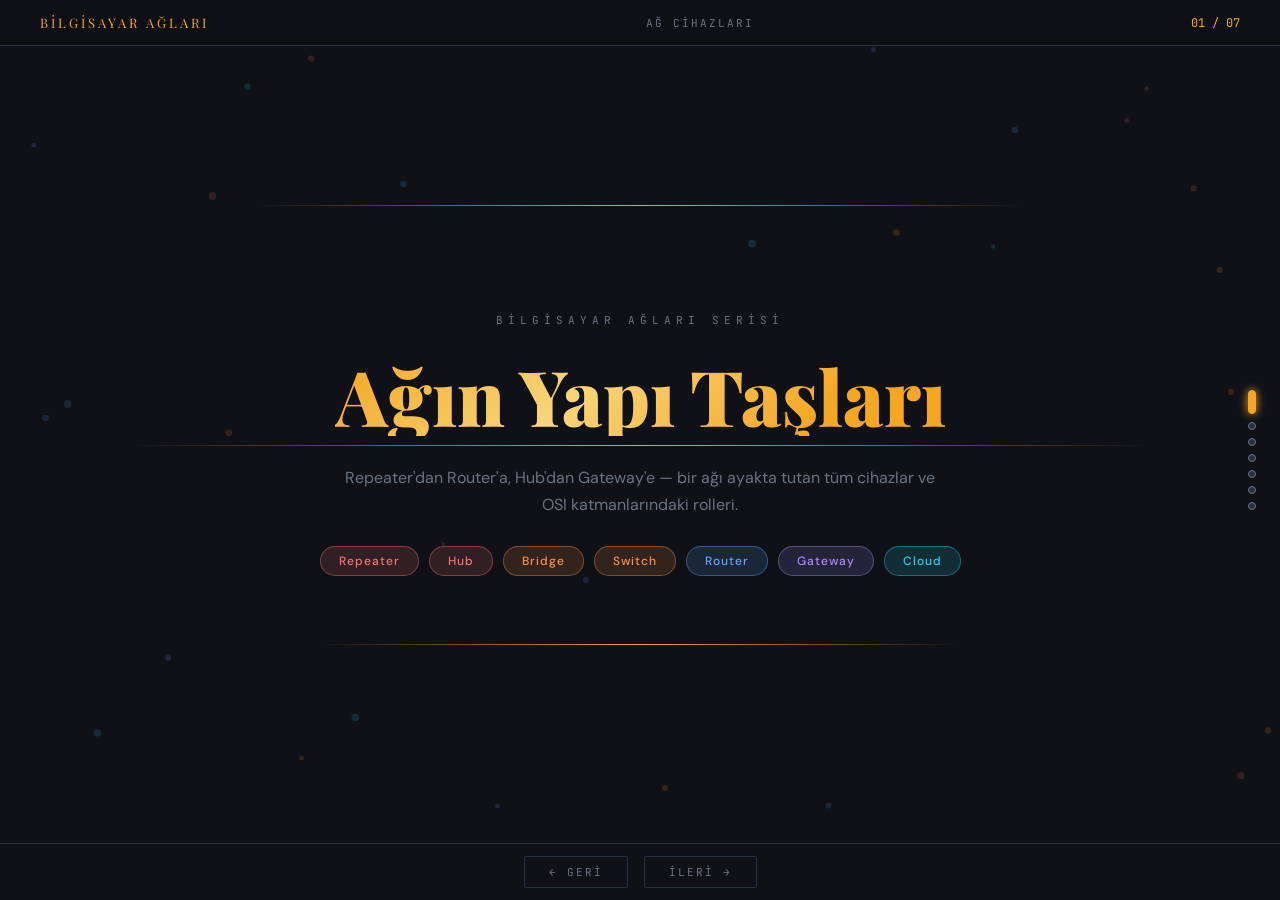
<file: Ag_Cihazlari_Sunum.html>
<!DOCTYPE html>
<html lang="tr">
<head>
<meta charset="UTF-8">
<meta name="viewport" content="width=device-width, initial-scale=1.0">
<title>Ağ Cihazları – İnteraktif Sunum</title>
<link rel="preconnect" href="https://fonts.googleapis.com">
<link href="https://fonts.googleapis.com/css2?family=Playfair+Display:wght@700;900&family=DM+Sans:wght@300;400;500;600&family=JetBrains+Mono:wght@400;600&display=swap" rel="stylesheet">
<style>
:root {
  --bg: #0f1117;
  --surface: #171b26;
  --surface2: #1e2436;
  --amber: #f5a623;
  --amber-dim: #c4831a;
  --teal: #2dd4bf;
  --coral: #f87171;
  --blue: #60a5fa;
  --violet: #a78bfa;
  --green: #4ade80;
  --orange: #fb923c;
  --cyan: #22d3ee;
  --text: #e8eaf0;
  --muted: #6b7280;
  --border: #2a3045;
}
* { margin:0; padding:0; box-sizing:border-box; }
html, body { height:100%; overflow:hidden; background:var(--bg); color:var(--text); font-family:'DM Sans', sans-serif; }

/* ── SLIDE ENGINE ── */
.slides { width:100vw; height:100vh; position:relative; overflow:hidden; }
.slide {
  position:absolute; inset:0;
  display:flex; flex-direction:column;
  opacity:0; pointer-events:none;
  transition:opacity .6s ease, transform .6s ease;
  transform:translateY(30px);
}
.slide.active { opacity:1; pointer-events:all; transform:translateY(0); }

/* ── HEADER ── */
.top-bar {
  display:flex; align-items:center; justify-content:space-between;
  padding:14px 40px;
  border-bottom:1px solid var(--border);
  background:rgba(15,17,23,.95);
  backdrop-filter:blur(10px);
  flex-shrink:0; z-index:10; position:relative;
}
.brand {
  font-family:'Playfair Display', serif;
  font-size:13px; letter-spacing:3px; color:var(--amber);
  text-transform:uppercase;
}
.slide-label {
  font-family:'JetBrains Mono', monospace;
  font-size:11px; color:var(--muted); letter-spacing:2px;
}
.slide-num {
  font-family:'JetBrains Mono', monospace;
  font-size:12px; color:var(--amber);
}

/* ── CONTENT ── */
.content { flex:1; overflow:hidden; position:relative; }

/* ── PROGRESS DOTS ── */
.prog-dots {
  position:fixed; right:24px; top:50%; transform:translateY(-50%);
  display:flex; flex-direction:column; gap:8px; z-index:100;
}
.pdot {
  width:8px; height:8px; border-radius:50%;
  background:var(--border); border:1px solid var(--muted);
  cursor:pointer; transition:all .3s;
}
.pdot.on { background:var(--amber); box-shadow:0 0 10px var(--amber); border-color:var(--amber); height:24px; border-radius:4px; }

/* ── NAV ── */
.nav-row {
  display:flex; align-items:center; justify-content:center; gap:16px;
  padding:12px; border-top:1px solid var(--border); flex-shrink:0;
  background:rgba(15,17,23,.95);
}
.nbtn {
  font-family:'JetBrains Mono', monospace; font-size:11px; letter-spacing:2px;
  padding:8px 24px; background:transparent; border:1px solid var(--border);
  color:var(--muted); cursor:pointer; border-radius:2px; transition:all .2s;
}
.nbtn:hover { border-color:var(--amber); color:var(--amber); background:rgba(245,166,35,.06); }

/* ═══ SLIDE 1 — TITLE ═══ */
.s1-inner {
  height:100%; display:flex; flex-direction:column;
  align-items:center; justify-content:center; gap:28px;
  padding:40px; text-align:center; position:relative; overflow:hidden;
}
.s1-bg { position:absolute; inset:0; overflow:hidden; pointer-events:none; }
.s1-line {
  position:absolute; height:1px; background:linear-gradient(90deg, transparent, var(--amber), transparent);
  animation:lineSweep 4s ease-in-out infinite;
}
@keyframes lineSweep { 0%,100%{transform:scaleX(0);opacity:0} 50%{transform:scaleX(1);opacity:.6} }
.s1-tagline {
  font-family:'JetBrains Mono',monospace; font-size:11px; letter-spacing:5px;
  color:var(--muted); text-transform:uppercase; animation:fadeIn .8s ease .2s both;
}
.s1-title {
  font-family:'Playfair Display', serif; font-weight:900;
  font-size:clamp(40px, 6vw, 80px); line-height:1.05;
  background:linear-gradient(135deg, #f5a623 0%, #f8d57a 40%, #f5a623 80%);
  -webkit-background-clip:text; -webkit-text-fill-color:transparent;
  animation:fadeIn .8s ease .4s both;
}
.s1-sub {
  font-size:16px; color:var(--muted); max-width:600px; line-height:1.7;
  animation:fadeIn .8s ease .6s both;
}
@keyframes fadeIn { from{opacity:0;transform:translateY(20px)} to{opacity:1;transform:none} }
.topic-pills {
  display:flex; gap:10px; flex-wrap:wrap; justify-content:center;
  animation:fadeIn .8s ease .8s both;
}
.pill {
  padding:6px 18px; border-radius:100px; font-size:12px; font-weight:500; letter-spacing:1px;
}
.pill-r  { background:rgba(248,113,113,.15); border:1px solid rgba(248,113,113,.4); color:var(--coral); }
.pill-h  { background:rgba(248,113,113,.15); border:1px solid rgba(248,113,113,.4); color:var(--coral); }
.pill-b  { background:rgba(251,146,60,.15); border:1px solid rgba(251,146,60,.4); color:var(--orange); }
.pill-sw { background:rgba(251,146,60,.15); border:1px solid rgba(251,146,60,.4); color:var(--orange); }
.pill-ro { background:rgba(96,165,250,.15); border:1px solid rgba(96,165,250,.4); color:var(--blue); }
.pill-gw { background:rgba(167,139,250,.15); border:1px solid rgba(167,139,250,.4); color:var(--violet); }
.pill-cl { background:rgba(34,211,238,.15); border:1px solid rgba(34,211,238,.4); color:var(--cyan); }

/* ═══ SLIDE 2 — OSI + REPEATER + HUB ═══ */
#s2 .content { display:flex; gap:1px; background:var(--border); overflow:hidden; }
.osi-left {
  width:260px; flex-shrink:0; background:var(--bg); padding:20px; display:flex; flex-direction:column; gap:6px; overflow-y:auto;
}
.osi-row {
  display:flex; align-items:center; gap:8px; padding:8px 10px; border-radius:4px;
  border:1px solid var(--border); transition:all .3s; cursor:default;
}
.osi-row:hover { border-color:var(--layer-c); background:rgba(255,255,255,.03); }
.osi-n {
  width:28px; height:28px; border-radius:6px; display:flex; align-items:center; justify-content:center;
  font-family:'JetBrains Mono',monospace; font-size:12px; font-weight:600; color:#fff; flex-shrink:0;
}
.osi-info { flex:1; }
.osi-name { font-size:12px; font-weight:600; }
.osi-dev { font-family:'JetBrains Mono',monospace; font-size:10px; color:var(--muted); }

.right-panels { flex:1; display:flex; flex-direction:column; gap:1px; background:var(--border); overflow:hidden; }
.device-panel { flex:1; background:var(--bg); display:flex; overflow:hidden; }
.dp-info { width:260px; flex-shrink:0; padding:20px; display:flex; flex-direction:column; gap:10px; overflow-y:auto; }
.dp-canvas { flex:1; position:relative; min-width:0; }
.dp-canvas canvas { position:absolute; inset:0; width:100%; height:100%; }

.sec-title { font-family:'Playfair Display',serif; font-size:22px; font-weight:700; }
.sec-sub { font-size:12px; color:var(--muted); line-height:1.7; }
.sec-sub strong { color:var(--text); }
.analogy-box {
  background:var(--surface); border-left:3px solid; border-radius:0 4px 4px 0;
  padding:10px 12px; font-size:11px; color:var(--muted); line-height:1.7;
}
.analogy-box strong { color:var(--text); }

.spec-row { display:flex; gap:1px; background:var(--border); flex-shrink:0; }
.spec-cell { flex:1; background:var(--bg); padding:10px; text-align:center; }
.spec-val { font-family:'Playfair Display',serif; font-size:22px; font-weight:700; }
.spec-lbl { font-size:10px; color:var(--muted); letter-spacing:1px; margin-top:2px; }

/* ═══ SLIDE 3 — BRIDGE + SWITCH ═══ */
#s3 .content { display:flex; flex-direction:column; gap:1px; background:var(--border); overflow:hidden; }
.s3-row { flex:1; display:flex; gap:1px; background:var(--border); overflow:hidden; }
.s3-info { width:280px; flex-shrink:0; background:var(--bg); padding:20px; display:flex; flex-direction:column; gap:10px; overflow-y:auto; }
.s3-canvas { flex:1; background:var(--bg); position:relative; }
.s3-canvas canvas { position:absolute; inset:0; width:100%; height:100%; }

/* ═══ SLIDE 4 — ROUTER ═══ */
#s4 .content { display:flex; gap:1px; background:var(--border); overflow:hidden; }
.r-left { width:280px; flex-shrink:0; background:var(--bg); padding:24px; display:flex; flex-direction:column; gap:14px; overflow-y:auto; }
.r-right { flex:1; background:var(--bg); display:flex; flex-direction:column; overflow:hidden; }
.r-canvas { flex:1; position:relative; }
.r-canvas canvas { position:absolute; inset:0; width:100%; height:100%; }
.r-bottom { height:90px; flex-shrink:0; border-top:1px solid var(--border); display:flex; align-items:stretch; }
.r-stat { flex:1; display:flex; flex-direction:column; align-items:center; justify-content:center; border-right:1px solid var(--border); gap:2px; }
.r-stat:last-child { border-right:none; }
.r-stat-num { font-family:'Playfair Display',serif; font-size:24px; font-weight:700; }
.r-stat-lbl { font-size:10px; color:var(--muted); letter-spacing:1px; text-align:center; padding:0 6px; }

.proto-box {
  background:var(--surface); border-left:3px solid var(--blue); border-radius:0 4px 4px 0;
  padding:10px 12px; font-size:11px; line-height:1.8; color:var(--muted);
}
.proto-box strong { color:var(--blue); }

/* ═══ SLIDE 5 — GATEWAY + CLOUD ═══ */
#s5 .content { display:flex; flex-direction:column; gap:1px; background:var(--border); overflow:hidden; }

/* ═══ SLIDE 6 — COMPARISON ═══ */
#s6 .content { padding:20px 36px; overflow-y:auto; }
.comp-title { font-family:'Playfair Display',serif; font-size:24px; font-weight:700; color:var(--amber); margin-bottom:16px; }
.comp-table { width:100%; border-collapse:collapse; font-size:13px; }
.comp-table thead tr { border-bottom:2px solid var(--amber); }
.comp-table th { padding:10px 14px; text-align:left; font-family:'JetBrains Mono',monospace; font-size:10px; letter-spacing:2px; color:var(--muted); font-weight:400; }
.comp-table td { padding:10px 14px; border-bottom:1px solid var(--border); vertical-align:middle; }
.comp-table tr:hover td { background:var(--surface); }
.tech-badge {
  font-family:'JetBrains Mono',monospace; font-size:11px; font-weight:600;
  padding:4px 10px; border-radius:3px; display:inline-block;
}
.tag-good { color:var(--green); font-size:11px; }
.tag-med  { color:var(--amber); font-size:11px; }
.tag-bad  { color:var(--coral); font-size:11px; }

/* ═══ SLIDE 7 — ANALOGIES ═══ */
#s7 .content { padding:28px 40px; overflow-y:auto; }
.analogy-grid { display:grid; grid-template-columns:1fr 1fr; gap:12px; margin-top:16px; }
.ag-card {
  background:var(--surface); border:1px solid var(--border); border-radius:6px;
  padding:16px 18px; transition:all .3s; border-left:3px solid var(--ac);
}
.ag-card:hover { border-color:var(--ac); background:var(--surface2); }
.ag-title { font-family:'Playfair Display',serif; font-size:16px; font-weight:700; margin-bottom:6px; }
.ag-desc { font-size:12px; color:var(--muted); line-height:1.7; }
</style>
</head>
<body>

<div class="prog-dots" id="prog-dots"></div>

<div class="slides">

<!-- ═══════════ SLIDE 1 — TITLE ═══════════ -->
<div class="slide active" id="s1">
  <div class="top-bar">
    <div class="brand">Bilgisayar Ağları</div>
    <div class="slide-label">AĞ CİHAZLARI</div>
    <div class="slide-num">01 / 07</div>
  </div>
  <div class="content">
    <div class="s1-inner">
      <div class="s1-bg">
        <div class="s1-line" style="top:20%;width:60%;left:20%;animation-delay:0s"></div>
        <div class="s1-line" style="top:50%;width:80%;left:10%;animation-delay:1.3s"></div>
        <div class="s1-line" style="top:75%;width:50%;left:25%;animation-delay:2.6s"></div>
      </div>
      <div class="s1-tagline">Bilgisayar Ağları Serisi</div>
      <div class="s1-title">Ağın Yapı Taşları</div>
      <div class="s1-sub">Repeater'dan Router'a, Hub'dan Gateway'e — bir ağı ayakta tutan tüm cihazlar ve OSI katmanlarındaki rolleri.</div>
      <div class="topic-pills">
        <div class="pill pill-r">Repeater</div>
        <div class="pill pill-h">Hub</div>
        <div class="pill pill-b">Bridge</div>
        <div class="pill pill-sw">Switch</div>
        <div class="pill pill-ro">Router</div>
        <div class="pill pill-gw">Gateway</div>
        <div class="pill pill-cl">Cloud</div>
      </div>
      <canvas id="s1-canvas" style="position:absolute;inset:0;width:100%;height:100%;pointer-events:none;opacity:.3;"></canvas>
    </div>
  </div>
  <div class="nav-row">
    <button class="nbtn" onclick="prev()">← GERİ</button>
    <button class="nbtn" onclick="next()">İLERİ →</button>
  </div>
</div>

<!-- ═══════════ SLIDE 2 — OSI + REPEATER + HUB ═══════════ -->
<div class="slide" id="s2">
  <div class="top-bar">
    <div class="brand">Bilgisayar Ağları</div>
    <div class="slide-label">FİZİKSEL KATMAN CİHAZLARI</div>
    <div class="slide-num">02 / 07</div>
  </div>
  <div class="content">
    <div class="osi-left">
      <div style="font-family:'Playfair Display',serif;font-size:14px;color:var(--amber);margin-bottom:4px">OSI Modeli</div>
      <div class="osi-row" style="--layer-c:#a78bfa"><div class="osi-n" style="background:#a78bfa">7</div><div class="osi-info"><div class="osi-name">Uygulama</div><div class="osi-dev">Gateway</div></div></div>
      <div class="osi-row" style="--layer-c:#a78bfa"><div class="osi-n" style="background:#8b7fd4">6</div><div class="osi-info"><div class="osi-name">Sunum</div><div class="osi-dev">Gateway</div></div></div>
      <div class="osi-row" style="--layer-c:#c084fc"><div class="osi-n" style="background:#c084fc">5</div><div class="osi-info"><div class="osi-name">Oturum</div><div class="osi-dev">Gateway</div></div></div>
      <div class="osi-row" style="--layer-c:#22d3ee"><div class="osi-n" style="background:#22d3ee">4</div><div class="osi-info"><div class="osi-name">Taşıma</div><div class="osi-dev">Gateway</div></div></div>
      <div class="osi-row" style="--layer-c:#60a5fa"><div class="osi-n" style="background:#60a5fa">3</div><div class="osi-info"><div class="osi-name">Ağ</div><div class="osi-dev">Router</div></div></div>
      <div class="osi-row" style="--layer-c:#fb923c"><div class="osi-n" style="background:#fb923c">2</div><div class="osi-info"><div class="osi-name">Veri Bağlantı</div><div class="osi-dev">Switch, Bridge</div></div></div>
      <div class="osi-row" style="--layer-c:#f87171;border-color:#f87171;background:rgba(248,113,113,.06)"><div class="osi-n" style="background:#f87171">1</div><div class="osi-info"><div class="osi-name" style="color:#f87171">Fiziksel</div><div class="osi-dev" style="color:#fca5a5">Repeater, Hub</div></div></div>
    </div>
    <div class="right-panels">
      <!-- REPEATER -->
      <div class="device-panel">
        <div class="dp-info">
          <div class="sec-title" style="color:var(--coral)">Repeater</div>
          <div class="sec-sub">Zayıflayan elektrik sinyalini alır, <strong>güçlendirir</strong> ve yeniden iletir. Veriyi anlamaz — sadece fiziksel sinyali tekrarlar. 2 portlu, Ethernet mesafesini <strong>100m → 200m</strong>'ye uzatır.</div>
          <div class="analogy-box" style="border-color:var(--coral)">
            <strong style="color:var(--coral)">Analoji:</strong> Megafon gibi — sesinizi güçlendirir ama ne söylediğinizi anlamaz.
          </div>
        </div>
        <div class="dp-canvas"><canvas id="rep-canvas"></canvas></div>
      </div>
      <!-- HUB -->
      <div class="device-panel">
        <div class="dp-info">
          <div class="sec-title" style="color:var(--coral)">Hub</div>
          <div class="sec-sub"><strong>Çok portlu repeater</strong>. Bir porttan gelen veriyi <strong>TÜM portlara</strong> gönderir. MAC/IP bilmez, gereksiz trafik + çarpışma oluşturur. <strong>Günümüzde kullanılmıyor</strong> — yerini switch aldı.</div>
          <div class="analogy-box" style="border-color:var(--coral)">
            <strong style="color:var(--coral)">Analoji:</strong> Hoparlör — bir kişi konuşuyor, odadaki herkes duyuyor.
          </div>
        </div>
        <div class="dp-canvas"><canvas id="hub-canvas"></canvas></div>
      </div>
    </div>
  </div>
  <div class="nav-row"><button class="nbtn" onclick="prev()">← GERİ</button><button class="nbtn" onclick="next()">İLERİ →</button></div>
</div>

<!-- ═══════════ SLIDE 3 — BRIDGE + SWITCH ═══════════ -->
<div class="slide" id="s3">
  <div class="top-bar">
    <div class="brand">Bilgisayar Ağları</div>
    <div class="slide-label">VERİ BAĞLANTI KATMANI</div>
    <div class="slide-num">03 / 07</div>
  </div>
  <div class="content">
    <!-- BRIDGE -->
    <div class="s3-row">
      <div class="s3-info">
        <div class="sec-title" style="color:var(--orange)">Bridge</div>
        <div class="sec-sub">İki ağ segmentini bağlayan <strong>akıllı</strong> cihaz. <strong>MAC adres tablosu</strong> tutar, gereksiz trafiği filtreler, <strong>collision domain böler</strong>. 2 portlu. Günümüzde switch'in atası sayılır.</div>
        <div class="analogy-box" style="border-color:var(--orange)">
          <strong style="color:var(--orange)">Analoji:</strong> Kapıcı — iki bina arasında durur, postayı doğru binaya yönlendirir.
        </div>
      </div>
      <div class="s3-canvas"><canvas id="bridge-canvas"></canvas></div>
    </div>
    <!-- SWITCH -->
    <div class="s3-row">
      <div class="s3-info">
        <div class="sec-title" style="color:var(--orange)">Switch</div>
        <div class="sec-sub"><strong>Çok portlu bridge</strong> — modern ağların temeli. MAC tablosu ile veriyi <strong>sadece hedef porta</strong> yönlendirir. Her port ayrı collision domain. Full-duplex. <strong>VLAN, QoS</strong> desteği (managed). L3 switch IP yönlendirme de yapar.</div>
        <div class="analogy-box" style="border-color:var(--orange)">
          <strong style="color:var(--orange)">Analoji:</strong> Akıllı santral — arayanı doğrudan aranan kişiye bağlar.
        </div>
      </div>
      <div class="s3-canvas"><canvas id="switch-canvas"></canvas></div>
    </div>
  </div>
  <div class="nav-row"><button class="nbtn" onclick="prev()">← GERİ</button><button class="nbtn" onclick="next()">İLERİ →</button></div>
</div>

<!-- ═══════════ SLIDE 4 — ROUTER ═══════════ -->
<div class="slide" id="s4">
  <div class="top-bar">
    <div class="brand">Bilgisayar Ağları</div>
    <div class="slide-label">AĞ KATMANI — YÖNLENDİRİCİ</div>
    <div class="slide-num">04 / 07</div>
  </div>
  <div class="content">
    <div class="r-left">
      <div class="sec-title" style="color:var(--blue)">Router</div>
      <div class="sec-sub"><strong>IP adresi</strong> kullanarak farklı ağları birbirine bağlar. Routing tablosu ve protokolleri (RIP, OSPF, BGP) ile <strong>en uygun yolu</strong> hesaplar. Hem collision hem <strong>broadcast domain böler</strong>.</div>
      <div class="proto-box">
        <strong>RIP:</strong> Mesafe vektörü, max 15 hop<br>
        <strong>OSPF:</strong> Link-state, büyük ağlar<br>
        <strong>BGP:</strong> İnternet omurgası<br>
        <strong>NAT/DHCP:</strong> Adres çevirisi, otomatik IP
      </div>
      <div class="analogy-box" style="border-color:var(--blue)">
        <strong style="color:var(--blue)">Analoji:</strong> GPS Navigasyon — paketin gideceği en iyi yolu hesaplar. Evdeki internet modeminiz bir router'dır!
      </div>
    </div>
    <div class="r-right">
      <div class="r-canvas"><canvas id="router-canvas"></canvas></div>
      <div class="r-bottom">
        <div class="r-stat"><div class="r-stat-num" style="color:var(--blue)">3</div><div class="r-stat-lbl">OSI Katmanı</div></div>
        <div class="r-stat"><div class="r-stat-num" style="color:var(--green)">IP</div><div class="r-stat-lbl">Adres Türü</div></div>
        <div class="r-stat"><div class="r-stat-num" style="color:var(--teal)">Böler</div><div class="r-stat-lbl">Broadcast D.</div></div>
        <div class="r-stat"><div class="r-stat-num" style="color:var(--violet)">Böler</div><div class="r-stat-lbl">Collision D.</div></div>
        <div class="r-stat"><div class="r-stat-num" style="color:var(--amber)">OSPF</div><div class="r-stat-lbl">Routing Protokolü</div></div>
      </div>
    </div>
  </div>
  <div class="nav-row"><button class="nbtn" onclick="prev()">← GERİ</button><button class="nbtn" onclick="next()">İLERİ →</button></div>
</div>

<!-- ═══════════ SLIDE 5 — GATEWAY + CLOUD ═══════════ -->
<div class="slide" id="s5">
  <div class="top-bar">
    <div class="brand">Bilgisayar Ağları</div>
    <div class="slide-label">GATEWAY & NETWORK CLOUD</div>
    <div class="slide-num">05 / 07</div>
  </div>
  <div class="content">
    <div class="s3-row">
      <div class="s3-info">
        <div class="sec-title" style="color:var(--violet)">Gateway</div>
        <div class="sec-sub"><strong>Farklı protokol</strong> kullanan ağları bağlar. Veri paketini tamamen çözümler (tüm katmanları işler) ve yeni protokole uygun <strong>yeniden paketler</strong>. En karmaşık ve en yavaş cihaz.</div>
        <div class="sec-sub" style="color:var(--text);font-size:11px;line-height:1.8">
          ✦ VoIP: Analog telefon ↔ İnternet<br>
          ✦ IoT: Zigbee/BLE ↔ Wi-Fi<br>
          ✦ E-posta: Farklı posta sistemleri arası<br>
          ✦ Cloud: Yerel ağ ↔ Bulut servisleri
        </div>
        <div class="analogy-box" style="border-color:var(--violet)">
          <strong style="color:var(--violet)">Analoji:</strong> Tercüman — iki farklı dil konuşan grubu birbirine bağlar, mesajı çevirir.
        </div>
      </div>
      <div class="s3-canvas"><canvas id="gw-canvas"></canvas></div>
    </div>
    <div class="s3-row">
      <div class="s3-info">
        <div class="sec-title" style="color:var(--cyan)">Network Cloud</div>
        <div class="sec-sub">Bir cihaz değil, bir <strong>soyutlama sembolü</strong>. İç yapısı bilinmeyen karmaşık ağ altyapısını temsil eder. İçinde yüzlerce router, switch, fiber olabilir — önemli olan <strong>giriş/çıkış noktalarıdır</strong>.</div>
        <div class="sec-sub" style="color:var(--text);font-size:11px;line-height:1.8">
          ✦ İnternet: Milyonlarca cihazdan oluşan dev ağ<br>
          ✦ WAN: Şubeler arası özel ağ<br>
          ✦ MPLS: Servis sağlayıcı omurgası<br>
          ✦ VPN: Şifreli sanal özel ağ
        </div>
      </div>
      <div class="s3-canvas"><canvas id="cloud-canvas"></canvas></div>
    </div>
  </div>
  <div class="nav-row"><button class="nbtn" onclick="prev()">← GERİ</button><button class="nbtn" onclick="next()">İLERİ →</button></div>
</div>

<!-- ═══════════ SLIDE 6 — COMPARISON ═══════════ -->
<div class="slide" id="s6">
  <div class="top-bar">
    <div class="brand">Bilgisayar Ağları</div>
    <div class="slide-label">KARŞILAŞTIRMALI ANALİZ</div>
    <div class="slide-num">06 / 07</div>
  </div>
  <div class="content" style="padding:20px 36px; overflow-y:auto;">
    <div class="comp-title">Cihaz Karşılaştırması</div>
    <table class="comp-table">
      <thead><tr><th>CİHAZ</th><th>OSI</th><th>ADRES</th><th>AKILLI</th><th>COLLİSİON D.</th><th>BROADCAST D.</th><th>GÖREV</th></tr></thead>
      <tbody>
        <tr><td><span class="tech-badge" style="background:rgba(248,113,113,.15);color:var(--coral);border:1px solid rgba(248,113,113,.3)">Repeater</span></td><td>1</td><td>—</td><td><span class="tag-bad">Hayır</span></td><td>Genişletir</td><td>Genişletir</td><td style="color:var(--muted)">Sinyal güçlendirme</td></tr>
        <tr><td><span class="tech-badge" style="background:rgba(248,113,113,.15);color:var(--coral);border:1px solid rgba(248,113,113,.3)">Hub</span></td><td>1</td><td>—</td><td><span class="tag-bad">Hayır</span></td><td>1 (Tek)</td><td>1 (Tek)</td><td style="color:var(--muted)">Çok portlu repeater</td></tr>
        <tr><td><span class="tech-badge" style="background:rgba(251,146,60,.15);color:var(--orange);border:1px solid rgba(251,146,60,.3)">Bridge</span></td><td>2</td><td>MAC</td><td><span class="tag-good">Evet</span></td><td>Böler</td><td>Genişletir</td><td style="color:var(--muted)">Segmentleri bağlar</td></tr>
        <tr><td><span class="tech-badge" style="background:rgba(251,146,60,.15);color:var(--orange);border:1px solid rgba(251,146,60,.3)">Switch</span></td><td>2/3</td><td>MAC</td><td><span class="tag-good">Evet</span></td><td><span class="tag-good">Her port ayrı</span></td><td>1 (Tek)</td><td style="color:var(--muted)">Akıllı yönlendirme</td></tr>
        <tr><td><span class="tech-badge" style="background:rgba(96,165,250,.15);color:var(--blue);border:1px solid rgba(96,165,250,.3)">Router</span></td><td>3</td><td>IP</td><td><span class="tag-good">Evet</span></td><td>Böler</td><td><span class="tag-good">Böler</span></td><td style="color:var(--muted)">Ağları bağlar, yol seçer</td></tr>
        <tr><td><span class="tech-badge" style="background:rgba(167,139,250,.15);color:var(--violet);border:1px solid rgba(167,139,250,.3)">Gateway</span></td><td>4–7</td><td>Tümü</td><td><span class="tag-good">Evet</span></td><td>Böler</td><td><span class="tag-good">Böler</span></td><td style="color:var(--muted)">Protokol çevirisi</td></tr>
      </tbody>
    </table>
  </div>
  <div class="nav-row"><button class="nbtn" onclick="prev()">← GERİ</button><button class="nbtn" onclick="next()">İLERİ →</button></div>
</div>

<!-- ═══════════ SLIDE 7 — ANALOGIES SUMMARY ═══════════ -->
<div class="slide" id="s7">
  <div class="top-bar">
    <div class="brand">Bilgisayar Ağları</div>
    <div class="slide-label">ÖZET & ANALOJİLER</div>
    <div class="slide-num">07 / 07</div>
  </div>
  <div class="content" style="padding:28px 40px; overflow-y:auto;">
    <div class="comp-title">Hatırla: Katman ↑ Akıl ↑ Hız ↓</div>
    <div class="analogy-grid">
      <div class="ag-card" style="--ac:var(--coral)"><div class="ag-title" style="color:var(--coral)">📡 Repeater = Megafon</div><div class="ag-desc">Sesi güçlendirir ama ne söylendiğini anlamaz. Sinyal güçlendirme, 100m → 200m. OSI 1, 2 port, akıllı değil.</div></div>
      <div class="ag-card" style="--ac:var(--coral)"><div class="ag-title" style="color:var(--coral)">🔌 Hub = Hoparlör</div><div class="ag-desc">Herkes duyuyor, kime söylendiği önemli değil. Broadcast, tek collision domain. Artık kullanılmıyor.</div></div>
      <div class="ag-card" style="--ac:var(--orange)"><div class="ag-title" style="color:var(--orange)">🌉 Bridge = Kapıcı</div><div class="ag-desc">İki bina arasında durur, postayı doğru binaya yönlendirir. MAC tablosu, 2 port, collision domain böler.</div></div>
      <div class="ag-card" style="--ac:var(--orange)"><div class="ag-title" style="color:var(--orange)">🔀 Switch = Akıllı Santral</div><div class="ag-desc">Arayanı doğrudan aranan kişiye bağlar. Her port ayrı collision domain, full-duplex, VLAN. Modern ağın temeli.</div></div>
      <div class="ag-card" style="--ac:var(--blue)"><div class="ag-title" style="color:var(--blue)">🌐 Router = GPS Navigasyon</div><div class="ag-desc">En iyi yolu hesaplar, farklı ağları bağlar. IP adresi, broadcast domain böler. NAT, DHCP, firewall.</div></div>
      <div class="ag-card" style="--ac:var(--violet)"><div class="ag-title" style="color:var(--violet)">🚪 Gateway = Tercüman</div><div class="ag-desc">İki farklı dili çevirir. Protokol dönüşümü, tüm katmanları işler. VoIP, IoT, e-posta gateway.</div></div>
    </div>
  </div>
  <div class="nav-row"><button class="nbtn" onclick="prev()">← GERİ</button><button class="nbtn" onclick="next()">İLERİ →</button></div>
</div>

</div><!-- .slides -->

<script>
// ── SLIDE MANAGEMENT ──
const TOTAL = 7;
let cur = 1;
function buildDots() {
  const c = document.getElementById('prog-dots'); c.innerHTML = '';
  for (let i = 1; i <= TOTAL; i++) {
    const d = document.createElement('div');
    d.className = 'pdot' + (i === cur ? ' on' : '');
    d.onclick = () => goTo(i);
    c.appendChild(d);
  }
}
function goTo(n) {
  document.getElementById('s'+cur).classList.remove('active');
  cur = Math.max(1, Math.min(TOTAL, n));
  document.getElementById('s'+cur).classList.add('active');
  buildDots();
  triggerSlideAnim(cur);
}
function next() { goTo(cur+1); }
function prev() { goTo(cur-1); }
document.addEventListener('keydown', e => {
  if (e.key==='ArrowRight'||e.key===' ') next();
  if (e.key==='ArrowLeft') prev();
});
// Touch swipe
let touchStartX = 0;
document.addEventListener('touchstart', e => { touchStartX = e.changedTouches[0].screenX; });
document.addEventListener('touchend', e => {
  const diff = e.changedTouches[0].screenX - touchStartX;
  if (diff < -50) next();
  if (diff > 50) prev();
});
buildDots();

// ── HELPERS ──
function initCanvas(id) {
  const el = document.getElementById(id); if (!el) return null;
  const r = el.parentElement.getBoundingClientRect();
  el.width = r.width || el.offsetWidth;
  el.height = r.height || el.offsetHeight;
  return el;
}
function grid(ctx,w,h,col='rgba(255,255,255,0.04)') {
  ctx.strokeStyle=col; ctx.lineWidth=1;
  for(let x=0;x<w;x+=40){ctx.beginPath();ctx.moveTo(x,0);ctx.lineTo(x,h);ctx.stroke();}
  for(let y=0;y<h;y+=40){ctx.beginPath();ctx.moveTo(0,y);ctx.lineTo(w,y);ctx.stroke();}
}

// ═══ SLIDE 1: Animated network nodes ═══
let s1Anim=null;
function drawS1() {
  const el = document.getElementById('s1-canvas'); if(!el) return;
  const r = el.parentElement.getBoundingClientRect();
  el.width = r.width; el.height = r.height;
  const ctx = el.getContext('2d');
  const W=el.width, H=el.height;
  const nodes = [];
  for(let i=0;i<30;i++) nodes.push({x:Math.random()*W, y:Math.random()*H, vx:(Math.random()-0.5)*0.5, vy:(Math.random()-0.5)*0.5, r:2+Math.random()*2});
  const colors=['#f87171','#fb923c','#60a5fa','#a78bfa','#22d3ee','#f5a623'];
  let t=0;
  function frame(){
    ctx.clearRect(0,0,W,H);
    // Move nodes
    nodes.forEach(n=>{
      n.x+=n.vx; n.y+=n.vy;
      if(n.x<0||n.x>W) n.vx*=-1;
      if(n.y<0||n.y>H) n.vy*=-1;
    });
    // Draw connections
    ctx.lineWidth=0.5;
    for(let i=0;i<nodes.length;i++){
      for(let j=i+1;j<nodes.length;j++){
        const dx=nodes[i].x-nodes[j].x, dy=nodes[i].y-nodes[j].y;
        const dist=Math.sqrt(dx*dx+dy*dy);
        if(dist<150){
          ctx.strokeStyle=`rgba(245,166,35,${(1-dist/150)*0.15})`;
          ctx.beginPath(); ctx.moveTo(nodes[i].x,nodes[i].y); ctx.lineTo(nodes[j].x,nodes[j].y); ctx.stroke();
        }
      }
    }
    // Draw nodes
    nodes.forEach((n,i)=>{
      ctx.fillStyle=colors[i%colors.length];
      ctx.globalAlpha=0.5;
      ctx.beginPath(); ctx.arc(n.x,n.y,n.r,0,Math.PI*2); ctx.fill();
      ctx.globalAlpha=1;
    });
    t+=0.01;
    if(document.getElementById('s1').classList.contains('active')) s1Anim=requestAnimationFrame(frame);
  }
  if(s1Anim) cancelAnimationFrame(s1Anim);
  frame();
}

// ═══ SLIDE 2: Repeater signal animation ═══
let repAnim=null;
function drawRepeater(){
  const el=initCanvas('rep-canvas'); if(!el) return;
  const ctx=el.getContext('2d'), W=el.width, H=el.height;
  let t=0;
  function frame(){
    ctx.clearRect(0,0,W,H); grid(ctx,W,H,'rgba(248,113,113,0.04)');
    const cy=H/2;
    // Weak signal (left)
    ctx.beginPath();
    for(let x=0;x<W*0.35;x+=2){
      const decay=1-(x/(W*0.35))*0.7;
      const y=cy+Math.sin(x*0.06+t*2)*25*decay;
      x===0?ctx.moveTo(x,y):ctx.lineTo(x,y);
    }
    ctx.strokeStyle='#f87171'; ctx.lineWidth=2; ctx.globalAlpha=0.6;
    ctx.shadowColor='#f87171'; ctx.shadowBlur=6; ctx.stroke(); ctx.shadowBlur=0; ctx.globalAlpha=1;
    // Repeater box
    const rx=W*0.38, rw=W*0.24, ry=cy-30, rh=60;
    ctx.fillStyle='rgba(248,113,113,0.1)'; ctx.strokeStyle='#f87171'; ctx.lineWidth=2;
    ctx.fillRect(rx,ry,rw,rh); ctx.strokeRect(rx,ry,rw,rh);
    ctx.fillStyle='#f87171'; ctx.font='bold 14px JetBrains Mono'; ctx.textAlign='center';
    ctx.fillText('REPEATER', rx+rw/2, cy+5);
    // Strong signal (right)
    ctx.beginPath();
    for(let x=W*0.65;x<W;x+=2){
      const grow=((x-W*0.65)/(W*0.35));
      const y=cy+Math.sin(x*0.06+t*2)*30*(0.3+grow*0.7);
      x===Math.ceil(W*0.65)?ctx.moveTo(x,y):ctx.lineTo(x,y);
    }
    ctx.strokeStyle='#4ade80'; ctx.lineWidth=2; ctx.globalAlpha=0.8;
    ctx.shadowColor='#4ade80'; ctx.shadowBlur=6; ctx.stroke(); ctx.shadowBlur=0; ctx.globalAlpha=1;
    // Labels
    ctx.font='11px JetBrains Mono'; ctx.textAlign='center';
    ctx.fillStyle='#f87171'; ctx.fillText('Zayıf Sinyal', W*0.17, H*0.15);
    ctx.fillStyle='#4ade80'; ctx.fillText('Güçlü Sinyal', W*0.82, H*0.15);
    t+=0.03;
    if(document.getElementById('s2').classList.contains('active')) repAnim=requestAnimationFrame(frame);
  }
  if(repAnim) cancelAnimationFrame(repAnim);
  frame();
}

// ═══ SLIDE 2: Hub broadcast animation ═══
let hubAnim=null;
function drawHub(){
  const el=initCanvas('hub-canvas'); if(!el) return;
  const ctx=el.getContext('2d'), W=el.width, H=el.height;
  const cx=W/2, cy=H/2;
  const pcs=[{a:0},{a:Math.PI/2},{a:Math.PI},{a:Math.PI*1.5},{a:Math.PI/4},{a:Math.PI*3/4}];
  let t=0;
  function frame(){
    ctx.clearRect(0,0,W,H); grid(ctx,W,H,'rgba(248,113,113,0.04)');
    const radius=Math.min(W,H)*0.35;
    // Hub center
    ctx.fillStyle='rgba(248,113,113,0.15)'; ctx.strokeStyle='#f87171'; ctx.lineWidth=2;
    ctx.beginPath(); ctx.arc(cx,cy,28,0,Math.PI*2); ctx.fill(); ctx.stroke();
    ctx.fillStyle='#f87171'; ctx.font='bold 11px JetBrains Mono'; ctx.textAlign='center'; ctx.textBaseline='middle';
    ctx.fillText('HUB',cx,cy); ctx.textBaseline='alphabetic';
    // PCs and broadcast lines
    pcs.forEach((pc,i)=>{
      const px=cx+Math.cos(pc.a)*radius, py=cy+Math.sin(pc.a)*radius;
      // Broadcast pulse
      const pulse=(t*2+i*0.5)%2;
      if(pulse<1){
        const px2=cx+Math.cos(pc.a)*radius*pulse, py2=cy+Math.sin(pc.a)*radius*pulse;
        ctx.beginPath(); ctx.arc(px2,py2,4,0,Math.PI*2);
        ctx.fillStyle=`rgba(248,113,113,${1-pulse})`; ctx.fill();
      }
      // Line
      ctx.strokeStyle='rgba(248,113,113,0.2)'; ctx.lineWidth=1;
      ctx.beginPath(); ctx.moveTo(cx,cy); ctx.lineTo(px,py); ctx.stroke();
      // PC box
      ctx.fillStyle='rgba(96,165,250,0.15)'; ctx.strokeStyle='#60a5fa'; ctx.lineWidth=1.5;
      ctx.beginPath(); ctx.arc(px,py,16,0,Math.PI*2); ctx.fill(); ctx.stroke();
      ctx.fillStyle='#60a5fa'; ctx.font='9px JetBrains Mono'; ctx.textAlign='center'; ctx.textBaseline='middle';
      ctx.fillText('PC'+(i+1),px,py); ctx.textBaseline='alphabetic';
    });
    ctx.fillStyle='rgba(248,113,113,0.7)'; ctx.font='10px JetBrains Mono'; ctx.textAlign='center';
    ctx.fillText('⚠ Veri HERKESE gider', cx, H-14);
    t+=0.02;
    if(document.getElementById('s2').classList.contains('active')) hubAnim=requestAnimationFrame(frame);
  }
  if(hubAnim) cancelAnimationFrame(hubAnim);
  frame();
}

// ═══ SLIDE 3: Bridge ═══
let bridgeAnim=null;
function drawBridge(){
  const el=initCanvas('bridge-canvas'); if(!el) return;
  const ctx=el.getContext('2d'), W=el.width, H=el.height;
  let t=0;
  function frame(){
    ctx.clearRect(0,0,W,H); grid(ctx,W,H,'rgba(251,146,60,0.04)');
    const cy=H/2;
    // Segment A
    ctx.fillStyle='rgba(251,146,60,0.06)'; ctx.fillRect(20,30,W*0.35-20,H-60);
    ctx.strokeStyle='rgba(251,146,60,0.3)'; ctx.lineWidth=1; ctx.strokeRect(20,30,W*0.35-20,H-60);
    ctx.fillStyle='#fb923c'; ctx.font='11px JetBrains Mono'; ctx.textAlign='center';
    ctx.fillText('Segment A', W*0.19, 24);
    for(let i=0;i<3;i++){
      const py=cy-50+i*50;
      ctx.fillStyle='rgba(251,146,60,0.15)'; ctx.strokeStyle='#fb923c'; ctx.lineWidth=1.5;
      ctx.beginPath(); ctx.arc(W*0.19, py, 16, 0, Math.PI*2); ctx.fill(); ctx.stroke();
      ctx.fillStyle='#fb923c'; ctx.font='9px JetBrains Mono'; ctx.textAlign='center'; ctx.textBaseline='middle';
      ctx.fillText('A'+(i+1), W*0.19, py); ctx.textBaseline='alphabetic';
    }
    // Bridge
    const bx=W*0.42, bw=W*0.16;
    ctx.fillStyle='rgba(251,146,60,0.1)'; ctx.strokeStyle='#fb923c'; ctx.lineWidth=2;
    ctx.fillRect(bx,cy-25,bw,50); ctx.strokeRect(bx,cy-25,bw,50);
    ctx.fillStyle='#fb923c'; ctx.font='bold 12px JetBrains Mono'; ctx.textAlign='center';
    ctx.fillText('BRIDGE', bx+bw/2, cy+4);
    // Segment B
    ctx.fillStyle='rgba(96,165,250,0.06)'; ctx.fillRect(W*0.65,30,W*0.35-20,H-60);
    ctx.strokeStyle='rgba(96,165,250,0.3)'; ctx.lineWidth=1; ctx.strokeRect(W*0.65,30,W*0.35-20,H-60);
    ctx.fillStyle='#60a5fa'; ctx.font='11px JetBrains Mono'; ctx.textAlign='center';
    ctx.fillText('Segment B', W*0.81, 24);
    for(let i=0;i<3;i++){
      const py=cy-50+i*50;
      ctx.fillStyle='rgba(96,165,250,0.15)'; ctx.strokeStyle='#60a5fa'; ctx.lineWidth=1.5;
      ctx.beginPath(); ctx.arc(W*0.81, py, 16, 0, Math.PI*2); ctx.fill(); ctx.stroke();
      ctx.fillStyle='#60a5fa'; ctx.font='9px JetBrains Mono'; ctx.textAlign='center'; ctx.textBaseline='middle';
      ctx.fillText('B'+(i+1), W*0.81, py); ctx.textBaseline='alphabetic';
    }
    // Animated packet
    const packetPos = (t*0.8)%2;
    if(packetPos<1){
      const px = W*0.35 + (W*0.30)*packetPos;
      ctx.fillStyle='#4ade80'; ctx.shadowColor='#4ade80'; ctx.shadowBlur=10;
      ctx.beginPath(); ctx.arc(px, cy, 6, 0, Math.PI*2); ctx.fill();
      ctx.shadowBlur=0;
    }
    // Connection lines
    ctx.strokeStyle='rgba(251,146,60,0.3)'; ctx.setLineDash([4,4]); ctx.lineWidth=1;
    ctx.beginPath(); ctx.moveTo(W*0.35,cy); ctx.lineTo(bx,cy); ctx.stroke();
    ctx.beginPath(); ctx.moveTo(bx+bw,cy); ctx.lineTo(W*0.65,cy); ctx.stroke();
    ctx.setLineDash([]);
    t+=0.02;
    if(document.getElementById('s3').classList.contains('active')) bridgeAnim=requestAnimationFrame(frame);
  }
  if(bridgeAnim) cancelAnimationFrame(bridgeAnim);
  frame();
}

// ═══ SLIDE 3: Switch ═══
let switchAnim=null;
function drawSwitch(){
  const el=initCanvas('switch-canvas'); if(!el) return;
  const ctx=el.getContext('2d'), W=el.width, H=el.height;
  const cx=W/2, cy=H/2;
  const pcs=[{a:-Math.PI/3,label:'PC1',target:false},{a:0,label:'PC2',target:true},{a:Math.PI/3,label:'PC3',target:false},{a:Math.PI*2/3,label:'PC4',target:false},{a:Math.PI,label:'PC5',target:false},{a:-Math.PI*2/3,label:'PC6',target:false}];
  let t=0;
  function frame(){
    ctx.clearRect(0,0,W,H); grid(ctx,W,H,'rgba(251,146,60,0.04)');
    const radius=Math.min(W,H)*0.35;
    // Switch center
    ctx.fillStyle='rgba(251,146,60,0.15)'; ctx.strokeStyle='#fb923c'; ctx.lineWidth=2;
    ctx.beginPath(); ctx.arc(cx,cy,30,0,Math.PI*2); ctx.fill(); ctx.stroke();
    ctx.fillStyle='#fb923c'; ctx.font='bold 10px JetBrains Mono'; ctx.textAlign='center'; ctx.textBaseline='middle';
    ctx.fillText('SWITCH',cx,cy); ctx.textBaseline='alphabetic';
    pcs.forEach((pc,i)=>{
      const px=cx+Math.cos(pc.a)*radius, py=cy+Math.sin(pc.a)*radius;
      const col=pc.target?'#4ade80':'#374151';
      const colB=pc.target?'#4ade80':'#4b5563';
      // Line
      ctx.strokeStyle=pc.target?'rgba(74,222,128,0.4)':'rgba(255,255,255,0.08)'; ctx.lineWidth=pc.target?2:1;
      ctx.beginPath(); ctx.moveTo(cx,cy); ctx.lineTo(px,py); ctx.stroke();
      // Targeted packet animation
      if(pc.target){
        const pulse=(t*2)%1;
        const ppx=cx+(px-cx)*pulse, ppy=cy+(py-cy)*pulse;
        ctx.fillStyle='#4ade80'; ctx.shadowColor='#4ade80'; ctx.shadowBlur=12;
        ctx.beginPath(); ctx.arc(ppx,ppy,5,0,Math.PI*2); ctx.fill(); ctx.shadowBlur=0;
      }
      // PC
      ctx.fillStyle=col+'22'; ctx.strokeStyle=colB; ctx.lineWidth=1.5;
      ctx.beginPath(); ctx.arc(px,py,16,0,Math.PI*2); ctx.fill(); ctx.stroke();
      ctx.fillStyle=colB; ctx.font='9px JetBrains Mono'; ctx.textAlign='center'; ctx.textBaseline='middle';
      ctx.fillText(pc.label,px,py); ctx.textBaseline='alphabetic';
    });
    ctx.fillStyle='rgba(74,222,128,0.7)'; ctx.font='10px JetBrains Mono'; ctx.textAlign='center';
    ctx.fillText('✓ Sadece HEDEF cihaza gider', cx, H-14);
    t+=0.02;
    if(document.getElementById('s3').classList.contains('active')) switchAnim=requestAnimationFrame(frame);
  }
  if(switchAnim) cancelAnimationFrame(switchAnim);
  frame();
}

// ═══ SLIDE 4: Router ═══
let routerAnim=null;
function drawRouter(){
  const el=initCanvas('router-canvas'); if(!el) return;
  const ctx=el.getContext('2d'), W=el.width, H=el.height;
  let t=0;
  function frame(){
    ctx.clearRect(0,0,W,H); grid(ctx,W,H,'rgba(96,165,250,0.04)');
    const cy=H/2;
    // Network A
    ctx.fillStyle='rgba(96,165,250,0.06)'; ctx.strokeStyle='rgba(96,165,250,0.3)'; ctx.lineWidth=1;
    ctx.fillRect(20,40,W*0.3,H-80); ctx.strokeRect(20,40,W*0.3,H-80);
    ctx.fillStyle='#60a5fa'; ctx.font='11px JetBrains Mono'; ctx.textAlign='center';
    ctx.fillText('Ağ A: 192.168.1.0/24', 20+W*0.15, 34);
    for(let i=0;i<4;i++){
      const py=H*0.25+i*(H*0.15);
      ctx.fillStyle='rgba(96,165,250,0.15)'; ctx.strokeStyle='#60a5fa'; ctx.lineWidth=1;
      ctx.beginPath(); ctx.arc(20+W*0.15, py, 14, 0, Math.PI*2); ctx.fill(); ctx.stroke();
      ctx.fillStyle='#60a5fa'; ctx.font='8px JetBrains Mono'; ctx.textAlign='center'; ctx.textBaseline='middle';
      ctx.fillText('.1'+(i), 20+W*0.15, py); ctx.textBaseline='alphabetic';
    }
    // Router
    const rx=W*0.4, rw=W*0.2;
    ctx.fillStyle='rgba(96,165,250,0.12)'; ctx.strokeStyle='#60a5fa'; ctx.lineWidth=2;
    ctx.beginPath(); ctx.arc(rx+rw/2,cy,35,0,Math.PI*2); ctx.fill(); ctx.stroke();
    ctx.fillStyle='#60a5fa'; ctx.font='bold 13px JetBrains Mono'; ctx.textAlign='center'; ctx.textBaseline='middle';
    ctx.fillText('ROUTER',rx+rw/2,cy); ctx.textBaseline='alphabetic';
    // Pulse ring
    const pulseR=35+(t*30%40);
    ctx.strokeStyle=`rgba(96,165,250,${Math.max(0,0.3-pulseR/100)})`; ctx.lineWidth=1;
    ctx.beginPath(); ctx.arc(rx+rw/2,cy,pulseR,0,Math.PI*2); ctx.stroke();
    // Network B
    ctx.fillStyle='rgba(74,222,128,0.06)'; ctx.strokeStyle='rgba(74,222,128,0.3)'; ctx.lineWidth=1;
    ctx.fillRect(W*0.7,40,W*0.3-20,H-80); ctx.strokeRect(W*0.7,40,W*0.3-20,H-80);
    ctx.fillStyle='#4ade80'; ctx.font='11px JetBrains Mono'; ctx.textAlign='center';
    ctx.fillText('Ağ B: 10.0.0.0/24', W*0.7+W*0.15-10, 34);
    for(let i=0;i<4;i++){
      const py=H*0.25+i*(H*0.15);
      ctx.fillStyle='rgba(74,222,128,0.15)'; ctx.strokeStyle='#4ade80'; ctx.lineWidth=1;
      ctx.beginPath(); ctx.arc(W*0.7+W*0.15-10, py, 14, 0, Math.PI*2); ctx.fill(); ctx.stroke();
      ctx.fillStyle='#4ade80'; ctx.font='8px JetBrains Mono'; ctx.textAlign='center'; ctx.textBaseline='middle';
      ctx.fillText('.1'+(i), W*0.7+W*0.15-10, py); ctx.textBaseline='alphabetic';
    }
    // Animated packet traveling A→B
    const pkt=(t*0.6)%2;
    if(pkt<1){
      const startX=W*0.32, endX=W*0.68;
      const px=startX+(endX-startX)*pkt;
      ctx.fillStyle='#f5a623'; ctx.shadowColor='#f5a623'; ctx.shadowBlur=12;
      ctx.beginPath(); ctx.arc(px,cy,5,0,Math.PI*2); ctx.fill(); ctx.shadowBlur=0;
    }
    // Connection lines
    ctx.strokeStyle='rgba(96,165,250,0.2)'; ctx.setLineDash([5,5]); ctx.lineWidth=1;
    ctx.beginPath(); ctx.moveTo(W*0.32,cy); ctx.lineTo(rx,cy); ctx.stroke();
    ctx.beginPath(); ctx.moveTo(rx+rw,cy); ctx.lineTo(W*0.68,cy); ctx.stroke();
    ctx.setLineDash([]);
    t+=0.02;
    if(document.getElementById('s4').classList.contains('active')) routerAnim=requestAnimationFrame(frame);
  }
  if(routerAnim) cancelAnimationFrame(routerAnim);
  frame();
}

// ═══ SLIDE 5: Gateway ═══
let gwAnim=null;
function drawGateway(){
  const el=initCanvas('gw-canvas'); if(!el) return;
  const ctx=el.getContext('2d'), W=el.width, H=el.height;
  let t=0;
  function frame(){
    ctx.clearRect(0,0,W,H); grid(ctx,W,H,'rgba(167,139,250,0.04)');
    const cy=H/2;
    // Protocol A
    ctx.fillStyle='rgba(167,139,250,0.06)'; ctx.strokeStyle='rgba(167,139,250,0.3)'; ctx.lineWidth=1;
    ctx.fillRect(20,40,W*0.3,H-80); ctx.strokeRect(20,40,W*0.3,H-80);
    ctx.fillStyle='#a78bfa'; ctx.font='12px JetBrains Mono'; ctx.textAlign='center';
    ctx.fillText('Protokol A', 20+W*0.15, 34);
    const proA=['TCP/IP','HTTP','SMTP'];
    proA.forEach((p,i)=>{
      ctx.fillStyle='rgba(167,139,250,0.15)'; ctx.fillRect(40, H*0.3+i*36, W*0.26, 28);
      ctx.strokeStyle='#a78bfa'; ctx.lineWidth=1; ctx.strokeRect(40, H*0.3+i*36, W*0.26, 28);
      ctx.fillStyle='#a78bfa'; ctx.font='10px JetBrains Mono'; ctx.textAlign='center'; ctx.textBaseline='middle';
      ctx.fillText(p, 40+W*0.13, H*0.3+i*36+14); ctx.textBaseline='alphabetic';
    });
    // Gateway
    ctx.fillStyle='rgba(167,139,250,0.12)'; ctx.strokeStyle='#a78bfa'; ctx.lineWidth=2;
    ctx.beginPath(); ctx.arc(W/2,cy,32,0,Math.PI*2); ctx.fill(); ctx.stroke();
    // Rotating arrows
    ctx.save(); ctx.translate(W/2,cy); ctx.rotate(t);
    ctx.strokeStyle='#a78bfa'; ctx.lineWidth=2;
    ctx.beginPath(); ctx.moveTo(-15,-8); ctx.lineTo(15,-8); ctx.stroke();
    ctx.beginPath(); ctx.moveTo(15,8); ctx.lineTo(-15,8); ctx.stroke();
    // arrowheads
    ctx.fillStyle='#a78bfa';
    ctx.beginPath(); ctx.moveTo(15,-8); ctx.lineTo(10,-13); ctx.lineTo(10,-3); ctx.fill();
    ctx.beginPath(); ctx.moveTo(-15,8); ctx.lineTo(-10,3); ctx.lineTo(-10,13); ctx.fill();
    ctx.restore();
    ctx.fillStyle='#a78bfa'; ctx.font='bold 8px JetBrains Mono'; ctx.textAlign='center';
    ctx.fillText('GATEWAY',W/2,cy+46);
    // Protocol B
    ctx.fillStyle='rgba(251,146,60,0.06)'; ctx.strokeStyle='rgba(251,146,60,0.3)'; ctx.lineWidth=1;
    ctx.fillRect(W*0.7,40,W*0.3-20,H-80); ctx.strokeRect(W*0.7,40,W*0.3-20,H-80);
    ctx.fillStyle='#fb923c'; ctx.font='12px JetBrains Mono'; ctx.textAlign='center';
    ctx.fillText('Protokol B', W*0.7+W*0.15-10, 34);
    const proB=['IPX/SPX','VoIP','X.400'];
    proB.forEach((p,i)=>{
      ctx.fillStyle='rgba(251,146,60,0.15)'; ctx.fillRect(W*0.72, H*0.3+i*36, W*0.26, 28);
      ctx.strokeStyle='#fb923c'; ctx.lineWidth=1; ctx.strokeRect(W*0.72, H*0.3+i*36, W*0.26, 28);
      ctx.fillStyle='#fb923c'; ctx.font='10px JetBrains Mono'; ctx.textAlign='center'; ctx.textBaseline='middle';
      ctx.fillText(p, W*0.72+W*0.13, H*0.3+i*36+14); ctx.textBaseline='alphabetic';
    });
    // Connection dashes
    ctx.strokeStyle='rgba(167,139,250,0.2)'; ctx.setLineDash([4,4]); ctx.lineWidth=1;
    ctx.beginPath(); ctx.moveTo(W*0.32,cy); ctx.lineTo(W/2-35,cy); ctx.stroke();
    ctx.beginPath(); ctx.moveTo(W/2+35,cy); ctx.lineTo(W*0.68,cy); ctx.stroke();
    ctx.setLineDash([]);
    t+=0.015;
    if(document.getElementById('s5').classList.contains('active')) gwAnim=requestAnimationFrame(frame);
  }
  if(gwAnim) cancelAnimationFrame(gwAnim);
  frame();
}

// ═══ SLIDE 5: Cloud ═══
let cloudAnim=null;
function drawCloud(){
  const el=initCanvas('cloud-canvas'); if(!el) return;
  const ctx=el.getContext('2d'), W=el.width, H=el.height;
  let t=0;
  // Particles inside cloud
  const particles=[];
  for(let i=0;i<20;i++) particles.push({x:W*0.3+Math.random()*W*0.4, y:H*0.2+Math.random()*H*0.6, vx:(Math.random()-0.5)*0.8, vy:(Math.random()-0.5)*0.8, r:2});
  function frame(){
    ctx.clearRect(0,0,W,H);
    const cx=W/2, cy=H/2;
    // Cloud shape (multiple ovals)
    ctx.save();
    ctx.beginPath();
    ctx.ellipse(cx,cy,W*0.25,H*0.3,0,0,Math.PI*2);
    ctx.ellipse(cx-W*0.12,cy-H*0.05,W*0.18,H*0.22,0,0,Math.PI*2);
    ctx.ellipse(cx+W*0.12,cy+H*0.02,W*0.2,H*0.25,0,0,Math.PI*2);
    ctx.fillStyle='rgba(34,211,238,0.04)';
    ctx.strokeStyle='rgba(34,211,238,0.25)'; ctx.lineWidth=2; ctx.setLineDash([6,6]);
    ctx.fill(); ctx.stroke(); ctx.setLineDash([]);
    ctx.restore();
    // Particles
    particles.forEach(p=>{
      p.x+=p.vx; p.y+=p.vy;
      if(p.x<W*0.25||p.x>W*0.75) p.vx*=-1;
      if(p.y<H*0.15||p.y>H*0.85) p.vy*=-1;
      ctx.fillStyle='rgba(34,211,238,0.4)';
      ctx.beginPath(); ctx.arc(p.x,p.y,p.r,0,Math.PI*2); ctx.fill();
    });
    // Draw connections between nearby particles
    for(let i=0;i<particles.length;i++){
      for(let j=i+1;j<particles.length;j++){
        const dx=particles[i].x-particles[j].x, dy=particles[i].y-particles[j].y;
        const d=Math.sqrt(dx*dx+dy*dy);
        if(d<80){
          ctx.strokeStyle=`rgba(34,211,238,${(1-d/80)*0.15})`; ctx.lineWidth=0.5;
          ctx.beginPath(); ctx.moveTo(particles[i].x,particles[i].y); ctx.lineTo(particles[j].x,particles[j].y); ctx.stroke();
        }
      }
    }
    ctx.fillStyle='rgba(34,211,238,0.5)'; ctx.font='12px JetBrains Mono'; ctx.textAlign='center';
    ctx.fillText('İnternet / WAN', cx, cy-4);
    ctx.fillStyle='rgba(34,211,238,0.3)'; ctx.font='9px JetBrains Mono';
    ctx.fillText('Router\'lar, Switch\'ler, Fiber...', cx, cy+14);
    // External nodes
    // Ofis A
    ctx.fillStyle='rgba(96,165,250,0.15)'; ctx.strokeStyle='#60a5fa'; ctx.lineWidth=1.5;
    ctx.fillRect(10, cy-18, 60, 36); ctx.strokeRect(10, cy-18, 60, 36);
    ctx.fillStyle='#60a5fa'; ctx.font='9px JetBrains Mono'; ctx.textAlign='center'; ctx.textBaseline='middle';
    ctx.fillText('Ofis A', 40, cy); ctx.textBaseline='alphabetic';
    ctx.strokeStyle='rgba(96,165,250,0.3)'; ctx.setLineDash([3,3]);
    ctx.beginPath(); ctx.moveTo(72,cy); ctx.lineTo(cx-W*0.25,cy); ctx.stroke(); ctx.setLineDash([]);
    // Ofis B
    ctx.fillStyle='rgba(74,222,128,0.15)'; ctx.strokeStyle='#4ade80'; ctx.lineWidth=1.5;
    ctx.fillRect(W-70, cy-18, 60, 36); ctx.strokeRect(W-70, cy-18, 60, 36);
    ctx.fillStyle='#4ade80'; ctx.font='9px JetBrains Mono'; ctx.textAlign='center'; ctx.textBaseline='middle';
    ctx.fillText('Ofis B', W-40, cy); ctx.textBaseline='alphabetic';
    ctx.strokeStyle='rgba(74,222,128,0.3)'; ctx.setLineDash([3,3]);
    ctx.beginPath(); ctx.moveTo(W-72,cy); ctx.lineTo(cx+W*0.25,cy); ctx.stroke(); ctx.setLineDash([]);
    t+=0.01;
    if(document.getElementById('s5').classList.contains('active')) cloudAnim=requestAnimationFrame(frame);
  }
  if(cloudAnim) cancelAnimationFrame(cloudAnim);
  frame();
}

// ── TRIGGER ──
function triggerSlideAnim(n){
  if(n===1) drawS1();
  if(n===2){ drawRepeater(); drawHub(); }
  if(n===3){ drawBridge(); drawSwitch(); }
  if(n===4) drawRouter();
  if(n===5){ drawGateway(); drawCloud(); }
}

setTimeout(()=>{
  drawS1();
  window.addEventListener('resize', ()=>triggerSlideAnim(cur));
}, 100);
</script>
</body>
</html>
</file>
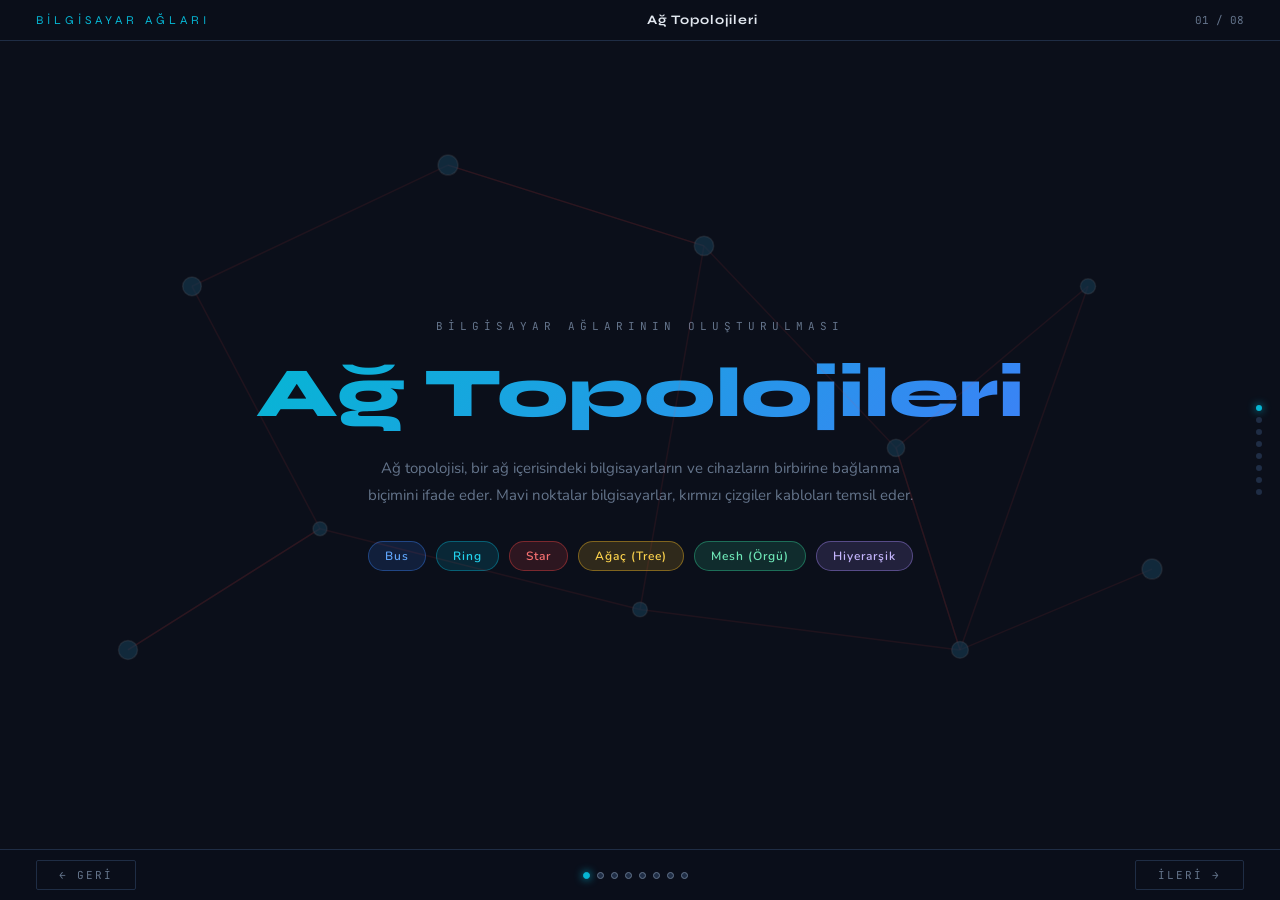
<file: ag_topolojileri.html>
<!DOCTYPE html>
<html lang="tr">
<head>
<meta charset="UTF-8">
<meta name="viewport" content="width=device-width, initial-scale=1.0">
<title>Ağ Topolojileri</title>
<link href="https://fonts.googleapis.com/css2?family=Syne:wght@400;600;700;800&family=Nunito:wght@300;400;500;600&family=JetBrains+Mono:wght@400;600&display=swap" rel="stylesheet">
<style>
:root {
  --bg:#0b0f1a; --surf:#111827; --surf2:#1a2235;
  --border:#1f2d45; --text:#e2e8f0; --muted:#64748b;
  --blue:#3b82f6; --cyan:#06b6d4; --red:#ef4444;
  --node:#38bdf8; --cable:#ef4444;
}
*{margin:0;padding:0;box-sizing:border-box;}
html,body{height:100%;overflow:hidden;background:var(--bg);color:var(--text);font-family:'Nunito',sans-serif;}

/* SLIDES */
.slides{position:relative;width:100vw;height:100vh;overflow:hidden;}
.slide{position:absolute;inset:0;display:flex;flex-direction:column;opacity:0;pointer-events:none;transform:translateX(60px);transition:opacity .5s,transform .5s;}
.slide.active{opacity:1;pointer-events:all;transform:none;}

/* TOP BAR */
.topbar{display:flex;align-items:center;justify-content:space-between;padding:12px 36px;border-bottom:1px solid var(--border);background:rgba(11,15,26,.97);flex-shrink:0;z-index:10;}
.brand{font-family:'Syne',sans-serif;font-size:12px;letter-spacing:4px;color:var(--cyan);text-transform:uppercase;}
.slide-title-bar{font-family:'Syne',sans-serif;font-size:13px;font-weight:700;color:var(--text);letter-spacing:1px;}
.slide-num{font-family:'JetBrains Mono',monospace;font-size:11px;color:var(--muted);}

/* NAV */
.nav{display:flex;align-items:center;justify-content:space-between;padding:10px 36px;border-top:1px solid var(--border);flex-shrink:0;background:rgba(11,15,26,.97);}
.nbtn{font-family:'JetBrains Mono',monospace;font-size:11px;letter-spacing:2px;padding:7px 22px;background:transparent;border:1px solid var(--border);color:var(--muted);cursor:pointer;border-radius:2px;transition:all .2s;}
.nbtn:hover{border-color:var(--cyan);color:var(--cyan);background:rgba(6,182,212,.05);}
.dots{display:flex;gap:7px;align-items:center;}
.dot{width:7px;height:7px;border-radius:50%;background:var(--border);cursor:pointer;transition:all .3s;border:1px solid var(--muted);}
.dot.on{background:var(--cyan);box-shadow:0 0 8px var(--cyan);border-color:var(--cyan);}

/* SIDEBAR PROGRESS (right) */
.side-nav{position:fixed;right:18px;top:50%;transform:translateY(-50%);display:flex;flex-direction:column;gap:6px;z-index:100;}
.sdot{width:6px;height:6px;border-radius:50%;background:var(--border);cursor:pointer;transition:all .3s;}
.sdot.on{background:var(--cyan);box-shadow:0 0 8px var(--cyan);}

/* ── SLIDE 1: TITLE ── */
#s1{background:var(--bg);}
.s1-body{flex:1;display:flex;flex-direction:column;align-items:center;justify-content:center;gap:24px;position:relative;overflow:hidden;padding:32px;}
.s1-kicker{font-family:'JetBrains Mono',monospace;font-size:11px;letter-spacing:5px;color:var(--muted);text-transform:uppercase;}
.s1-h1{font-family:'Syne',sans-serif;font-weight:800;font-size:clamp(36px,5.5vw,72px);line-height:1.05;text-align:center;background:linear-gradient(135deg,var(--cyan),var(--blue));-webkit-background-clip:text;-webkit-text-fill-color:transparent;}
.s1-desc{font-size:15px;color:var(--muted);max-width:560px;text-align:center;line-height:1.8;}
.topo-grid{display:flex;gap:10px;flex-wrap:wrap;justify-content:center;margin-top:8px;}
.tpill{padding:6px 16px;border-radius:100px;font-size:12px;font-weight:600;letter-spacing:1px;cursor:pointer;transition:all .2s;}
.tp1{background:rgba(59,130,246,.15);border:1px solid rgba(59,130,246,.4);color:#60a5fa;}
.tp2{background:rgba(6,182,212,.15);border:1px solid rgba(6,182,212,.4);color:#22d3ee;}
.tp3{background:rgba(239,68,68,.15);border:1px solid rgba(239,68,68,.4);color:#f87171;}
.tp4{background:rgba(251,191,36,.15);border:1px solid rgba(251,191,36,.4);color:#fcd34d;}
.tp5{background:rgba(52,211,153,.15);border:1px solid rgba(52,211,153,.4);color:#6ee7b7;}
.tp6{background:rgba(167,139,250,.15);border:1px solid rgba(167,139,250,.4);color:#c4b5fd;}
#s1-bg{position:absolute;inset:0;pointer-events:none;}

/* ── TOPOLOGY SLIDES ── */
.topo-slide-body{flex:1;display:flex;gap:1px;background:var(--border);overflow:hidden;}
.topo-canvas-col{display:flex;flex-direction:column;align-items:center;justify-content:center;background:var(--bg);overflow:hidden;position:relative;}
.topo-info-col{background:var(--surf);display:flex;flex-direction:column;overflow-y:auto;padding:24px 22px;gap:16px;}
.info-box{background:var(--surf2);border-radius:6px;padding:14px 16px;font-size:13px;color:var(--muted);line-height:1.8;border-left:3px solid;}
.info-box strong{color:var(--text);}
.adv-box{background:rgba(52,211,153,.05);border:1px solid rgba(52,211,153,.2);border-radius:6px;padding:12px 14px;}
.dis-box{background:rgba(239,68,68,.05);border:1px solid rgba(239,68,68,.2);border-radius:6px;padding:12px 14px;}
.box-title{font-family:'Syne',sans-serif;font-size:11px;font-weight:700;letter-spacing:2px;margin-bottom:8px;text-transform:uppercase;}
.box-title.adv{color:#34d399;}
.box-title.dis{color:#f87171;}
.bullet{display:flex;gap:8px;font-size:12px;color:var(--muted);line-height:1.6;margin-bottom:6px;align-items:flex-start;}
.bdot{width:5px;height:5px;border-radius:50%;flex-shrink:0;margin-top:6px;}
.topo-label{font-family:'Syne',sans-serif;font-size:10px;font-weight:700;letter-spacing:3px;text-transform:uppercase;margin-bottom:8px;}
canvas.topo-cv{display:block;}

/* ── SLIDE 8: OVERVIEW ── */
#s8 .topo-slide-body{display:block;background:var(--bg);}
.overview-grid{display:grid;grid-template-columns:1fr 1fr 1fr;grid-template-rows:1fr 1fr;gap:1px;background:var(--border);height:100%;}
.ov-cell{background:var(--bg);display:flex;flex-direction:column;align-items:center;justify-content:center;padding:16px;gap:8px;position:relative;overflow:hidden;cursor:pointer;transition:background .2s;}
.ov-cell:hover{background:var(--surf);}
.ov-label{font-family:'Syne',sans-serif;font-size:12px;font-weight:700;letter-spacing:2px;text-transform:uppercase;}
</style>
</head>
<body>
<div class="side-nav" id="side-nav"></div>
<div class="slides">

<!-- ══ SLIDE 1: TITLE ══════════════════════════════════════════════ -->
<div class="slide active" id="s1">
  <div class="topbar">
    <div class="brand">Bilgisayar Ağları</div>
    <div class="slide-title-bar">Ağ Topolojileri</div>
    <div class="slide-num">01 / 08</div>
  </div>
  <div class="s1-body">
    <canvas id="s1-bg" style="position:absolute;inset:0;width:100%;height:100%;pointer-events:none;opacity:.25;"></canvas>
    <div class="s1-kicker">Bilgisayar Ağlarının Oluşturulması</div>
    <div class="s1-h1">Ağ Topolojileri</div>
    <div class="s1-desc">Ağ topolojisi, bir ağ içerisindeki bilgisayarların ve cihazların birbirine bağlanma biçimini ifade eder. Mavi noktalar bilgisayarlar, kırmızı çizgiler kabloları temsil eder.</div>
    <div class="topo-grid">
      <div class="tpill tp1" onclick="goTo(2)">Bus</div>
      <div class="tpill tp2" onclick="goTo(3)">Ring</div>
      <div class="tpill tp3" onclick="goTo(4)">Star</div>
      <div class="tpill tp4" onclick="goTo(5)">Ağaç (Tree)</div>
      <div class="tpill tp5" onclick="goTo(6)">Mesh (Örgü)</div>
      <div class="tpill tp6" onclick="goTo(7)">Hiyerarşik</div>
    </div>
  </div>
  <div class="nav">
    <button class="nbtn" onclick="prev()">← GERİ</button>
    <div class="dots" id="dots1"></div>
    <button class="nbtn" onclick="next()">İLERİ →</button>
  </div>
</div>

<!-- ══ SLIDE 2: BUS ════════════════════════════════════════════════ -->
<div class="slide" id="s2">
  <div class="topbar">
    <div class="brand">Bilgisayar Ağları</div>
    <div class="slide-title-bar" style="color:#60a5fa">Ortak Yol (Bus) Topolojisi</div>
    <div class="slide-num">02 / 08</div>
  </div>
  <div class="topo-slide-body">
    <div class="topo-canvas-col" style="flex:1.2">
      <div class="topo-label" style="color:#60a5fa">BUS TOPOLOJİSİ</div>
      <canvas id="cv-bus" class="topo-cv"></canvas>
    </div>
    <div class="topo-info-col" style="width:320px;">
      <div class="info-box" style="border-color:#3b82f6">
        Tüm cihazlar <strong>ortak bir yol (bus)</strong> üzerinden iletişim kurar. Veriler hattın tamamına yayılır, hedef cihaz kendi adresine gelen paketi alır. Merkezi bir cihaz bulunmaz.
      </div>
      <div class="adv-box">
        <div class="box-title adv">✦ Avantajlar</div>
        <div class="bullet"><div class="bdot" style="background:#34d399"></div>Nispeten düşük maliyet</div>
        <div class="bullet"><div class="bdot" style="background:#34d399"></div>Kurulum kolaylığı</div>
        <div class="bullet"><div class="bdot" style="background:#34d399"></div>Tüm düğümler eşittir, merkezi cihaz gerekmez</div>
        <div class="bullet"><div class="bdot" style="background:#34d399"></div>Tek bir düğümün kopması ağı durdurmaz</div>
      </div>
      <div class="dis-box">
        <div class="box-title dis">✗ Dezavantajlar</div>
        <div class="bullet"><div class="bdot" style="background:#f87171"></div>Veri çarpışmaları yaşanabilir</div>
        <div class="bullet"><div class="bdot" style="background:#f87171"></div>Hatasız iletim için ek protokol kuralları gerekir</div>
        <div class="bullet"><div class="bdot" style="background:#f87171"></div>Çok sayıda cihazda performans düşer</div>
        <div class="bullet"><div class="bdot" style="background:#f87171"></div>Ortak hatta meydana gelen kopma tüm trafiği durdurur</div>
      </div>
    </div>
  </div>
  <div class="nav"><button class="nbtn" onclick="prev()">← GERİ</button><div class="dots" id="dots2"></div><button class="nbtn" onclick="next()">İLERİ →</button></div>
</div>

<!-- ══ SLIDE 3: RING ═══════════════════════════════════════════════ -->
<div class="slide" id="s3">
  <div class="topbar">
    <div class="brand">Bilgisayar Ağları</div>
    <div class="slide-title-bar" style="color:#22d3ee">Halka (Ring) Topolojisi</div>
    <div class="slide-num">03 / 08</div>
  </div>
  <div class="topo-slide-body">
    <div class="topo-canvas-col" style="flex:1.2">
      <div class="topo-label" style="color:#22d3ee">RING TOPOLOJİSİ</div>
      <canvas id="cv-ring" class="topo-cv"></canvas>
    </div>
    <div class="topo-info-col" style="width:320px;">
      <div class="info-box" style="border-color:#06b6d4">
        Tüm cihazlar <strong>halka şeklinde</strong> bağlanır. Veriler halka boyunca tek yönde iletilir. Her düğüm kendisine gelmeyen veriyi bir sonraki düğüme iletir.
      </div>
      <div class="adv-box">
        <div class="box-title adv">✦ Avantajlar</div>
        <div class="bullet"><div class="bdot" style="background:#34d399"></div>Bus'a kıyasla veri çarpışması olasılığı daha düşük</div>
        <div class="bullet"><div class="bdot" style="background:#34d399"></div>Daha yüksek hızlarda iletişim imkânı</div>
      </div>
      <div class="dis-box">
        <div class="box-title dis">✗ Dezavantajlar</div>
        <div class="bullet"><div class="bdot" style="background:#f87171"></div>Tek yönlü halka topolojisinde yalnızca tek bilgisayar haberleşebilir</div>
        <div class="bullet"><div class="bdot" style="background:#f87171"></div>İletişim yönündeki bir cihazın arızası iletişimi durdurur</div>
        <div class="bullet"><div class="bdot" style="background:#f87171"></div>Çarpışmadan kaçınmak için ek kurallar gerekir</div>
      </div>
    </div>
  </div>
  <div class="nav"><button class="nbtn" onclick="prev()">← GERİ</button><div class="dots" id="dots3"></div><button class="nbtn" onclick="next()">İLERİ →</button></div>
</div>

<!-- ══ SLIDE 4: STAR ═══════════════════════════════════════════════ -->
<div class="slide" id="s4">
  <div class="topbar">
    <div class="brand">Bilgisayar Ağları</div>
    <div class="slide-title-bar" style="color:#f87171">Yıldız (Star) Topolojisi</div>
    <div class="slide-num">04 / 08</div>
  </div>
  <div class="topo-slide-body">
    <div class="topo-canvas-col" style="flex:1.2">
      <div class="topo-label" style="color:#f87171">STAR TOPOLOJİSİ</div>
      <canvas id="cv-star" class="topo-cv"></canvas>
    </div>
    <div class="topo-info-col" style="width:320px;">
      <div class="info-box" style="border-color:#ef4444">
        Tüm cihazlar <strong>merkezi bir düğüme</strong> (switch/hub) bağlanır. Ağ üzerindeki tüm veriler merkez tarafından dinlenebilir. Merkezi düğümün kopması tüm iletişimi durdurur.
      </div>
      <div class="adv-box">
        <div class="box-title adv">✦ Avantajlar</div>
        <div class="bullet"><div class="bdot" style="background:#34d399"></div>Veriler ortak yol kullanmaz, çarpışma olmaz</div>
        <div class="bullet"><div class="bdot" style="background:#34d399"></div>Merkez dışı arıza ağı etkilemez</div>
      </div>
      <div class="dis-box">
        <div class="box-title dis">✗ Dezavantajlar</div>
        <div class="bullet"><div class="bdot" style="background:#f87171"></div>Merkezdeki cihazın arızalanması iletişimi durdurur</div>
        <div class="bullet"><div class="bdot" style="background:#f87171"></div>Bus topolojisine kıyasla daha maliyetlidir</div>
      </div>
    </div>
  </div>
  <div class="nav"><button class="nbtn" onclick="prev()">← GERİ</button><div class="dots" id="dots4"></div><button class="nbtn" onclick="next()">İLERİ →</button></div>
</div>

<!-- ══ SLIDE 5: TREE ═══════════════════════════════════════════════ -->
<div class="slide" id="s5">
  <div class="topbar">
    <div class="brand">Bilgisayar Ağları</div>
    <div class="slide-title-bar" style="color:#fcd34d">Ağaç (Tree) Topolojisi</div>
    <div class="slide-num">05 / 08</div>
  </div>
  <div class="topo-slide-body">
    <div class="topo-canvas-col" style="flex:1.2">
      <div class="topo-label" style="color:#fcd34d">TREE TOPOLOJİSİ</div>
      <canvas id="cv-tree" class="topo-cv"></canvas>
    </div>
    <div class="topo-info-col" style="width:320px;">
      <div class="info-box" style="border-color:#f59e0b">
        <strong>Genişletilmiş Yıldız</strong> topolojisi; yıldız topolojisindeki merkez dağılımın alt dallar içermesiyle oluşur. Ağaç topolojisi <strong>hiyerarşik</strong> bir yapı içerir. Kök düğüm ağdan geçen tüm verileri denetleyebilir.
      </div>
      <div class="adv-box">
        <div class="box-title adv">✦ Avantajlar</div>
        <div class="bullet"><div class="bdot" style="background:#34d399"></div>Büyük ağlarda hiyerarşik yönetim kolaylığı</div>
        <div class="bullet"><div class="bdot" style="background:#34d399"></div>Alt ağlar birbirinden bağımsız çalışabilir</div>
        <div class="bullet"><div class="bdot" style="background:#34d399"></div>Ölçeklenebilir yapı</div>
      </div>
      <div class="dis-box">
        <div class="box-title dis">✗ Dezavantajlar</div>
        <div class="bullet"><div class="bdot" style="background:#f87171"></div>Kök düğümün arızası tüm ağı etkiler</div>
        <div class="bullet"><div class="bdot" style="background:#f87171"></div>Kablo maliyeti yüksektir</div>
        <div class="bullet"><div class="bdot" style="background:#f87171"></div>Bakım ve yönetim karmaşık olabilir</div>
      </div>
    </div>
  </div>
  <div class="nav"><button class="nbtn" onclick="prev()">← GERİ</button><div class="dots" id="dots5"></div><button class="nbtn" onclick="next()">İLERİ →</button></div>
</div>

<!-- ══ SLIDE 6: MESH ═══════════════════════════════════════════════ -->
<div class="slide" id="s6">
  <div class="topbar">
    <div class="brand">Bilgisayar Ağları</div>
    <div class="slide-title-bar" style="color:#6ee7b7">Örgü (Mesh) Topolojisi</div>
    <div class="slide-num">06 / 08</div>
  </div>
  <div class="topo-slide-body">
    <div class="topo-canvas-col" style="flex:1.2">
      <div class="topo-label" style="color:#6ee7b7">MESH TOPOLOJİSİ</div>
      <canvas id="cv-mesh" class="topo-cv"></canvas>
    </div>
    <div class="topo-info-col" style="width:320px;">
      <div class="info-box" style="border-color:#34d399">
        Tüm cihazlar <strong>birbirleriyle doğrudan bağlantı</strong> kurar. N düğüm için N×(N−1)/2 bağlantı gerekir. En yüksek hata toleransına sahip topolojidir.
      </div>
      <div class="adv-box">
        <div class="box-title adv">✦ Avantajlar</div>
        <div class="bullet"><div class="bdot" style="background:#34d399"></div>Tüm düğümler arasında direkt erişim</div>
        <div class="bullet"><div class="bdot" style="background:#34d399"></div>Herhangi bir yerdeki bozulma geniş ağı etkilemez</div>
        <div class="bullet"><div class="bdot" style="background:#34d399"></div>Mesajlar diğer kullanıcılar tarafından dinlenemez</div>
        <div class="bullet"><div class="bdot" style="background:#34d399"></div>Ağa yeni bilgisayar eklenmesi oldukça kolay</div>
      </div>
      <div class="dis-box">
        <div class="box-title dis">✗ Dezavantajlar</div>
        <div class="bullet"><div class="bdot" style="background:#f87171"></div>Direkt bağlantıların maliyeti çok yüksek</div>
        <div class="bullet"><div class="bdot" style="background:#f87171"></div>Güç tüketimi fazladır</div>
      </div>
    </div>
  </div>
  <div class="nav"><button class="nbtn" onclick="prev()">← GERİ</button><div class="dots" id="dots6"></div><button class="nbtn" onclick="next()">İLERİ →</button></div>
</div>

<!-- ══ SLIDE 7: HIERARCHICAL ═══════════════════════════════════════ -->
<div class="slide" id="s7">
  <div class="topbar">
    <div class="brand">Bilgisayar Ağları</div>
    <div class="slide-title-bar" style="color:#c4b5fd">Hiyerarşik (Hierarchical) Topoloji</div>
    <div class="slide-num">07 / 08</div>
  </div>
  <div class="topo-slide-body">
    <div class="topo-canvas-col" style="flex:1.2">
      <div class="topo-label" style="color:#c4b5fd">HİYERARŞİK TOPOLOJİ</div>
      <canvas id="cv-hier" class="topo-cv"></canvas>
    </div>
    <div class="topo-info-col" style="width:320px;">
      <div class="info-box" style="border-color:#a78bfa">
        Ağ cihazları <strong>katmanlı ve ağaç benzeri</strong> bir yapıda düzenlenir. <strong>Çekirdek (Core) → Dağıtım (Distribution) → Erişim (Access)</strong> katmanları şeklinde organize edilir. Büyük kurumsal ağlarda kontrol, güvenlik ve yönetilebilirlik sağlar.
      </div>
      <div class="adv-box">
        <div class="box-title adv">✦ Avantajlar</div>
        <div class="bullet"><div class="bdot" style="background:#34d399"></div>Büyük ölçekli ağlarda düzenli ve kontrollü yönetim</div>
        <div class="bullet"><div class="bdot" style="background:#34d399"></div>Ağ trafiği katmanlar arasında dengeli dağıtılır</div>
        <div class="bullet"><div class="bdot" style="background:#34d399"></div>Güvenlik ve erişim politikaları katman bazlı uygulanabilir</div>
        <div class="bullet"><div class="bdot" style="background:#34d399"></div>Arıza tespiti ve yönetimi kolaydır</div>
      </div>
      <div class="dis-box">
        <div class="box-title dis">✗ Dezavantajlar</div>
        <div class="bullet"><div class="bdot" style="background:#f87171"></div>Kurulum ve bakım maliyeti yüksek</div>
        <div class="bullet"><div class="bdot" style="background:#f87171"></div>Üst katmanlardaki arıza alt katmanları da etkiler</div>
        <div class="bullet"><div class="bdot" style="background:#f87171"></div>Küçük ağlar için gereksiz karmaşıklık</div>
      </div>
    </div>
  </div>
  <div class="nav"><button class="nbtn" onclick="prev()">← GERİ</button><div class="dots" id="dots7"></div><button class="nbtn" onclick="next()">İLERİ →</button></div>
</div>

<!-- ══ SLIDE 8: OVERVIEW ═══════════════════════════════════════════ -->
<div class="slide" id="s8">
  <div class="topbar">
    <div class="brand">Bilgisayar Ağları</div>
    <div class="slide-title-bar">Genel Bakış — Tüm Topolojiler</div>
    <div class="slide-num">08 / 08</div>
  </div>
  <div class="topo-slide-body" style="background:var(--bg);">
    <div class="overview-grid">
      <div class="ov-cell" onclick="goTo(2)"><canvas id="ov-bus" style="width:140px;height:90px;"></canvas><div class="ov-label" style="color:#60a5fa">Bus</div></div>
      <div class="ov-cell" onclick="goTo(3)"><canvas id="ov-ring" style="width:110px;height:90px;"></canvas><div class="ov-label" style="color:#22d3ee">Ring</div></div>
      <div class="ov-cell" onclick="goTo(4)"><canvas id="ov-star" style="width:110px;height:90px;"></canvas><div class="ov-label" style="color:#f87171">Star</div></div>
      <div class="ov-cell" onclick="goTo(5)"><canvas id="ov-tree" style="width:120px;height:90px;"></canvas><div class="ov-label" style="color:#fcd34d">Tree</div></div>
      <div class="ov-cell" onclick="goTo(6)"><canvas id="ov-mesh" style="width:110px;height:90px;"></canvas><div class="ov-label" style="color:#6ee7b7">Mesh</div></div>
      <div class="ov-cell" onclick="goTo(7)"><canvas id="ov-hier" style="width:120px;height:90px;"></canvas><div class="ov-label" style="color:#c4b5fd">Hiyerarşik</div></div>
    </div>
  </div>
  <div class="nav"><button class="nbtn" onclick="prev()">← GERİ</button><div class="dots" id="dots8"></div><button class="nbtn" onclick="next()">İLERİ →</button></div>
</div>

</div><!-- .slides -->

<script>
// ── SLIDE MANAGEMENT ──────────────────────────────────────────────────────────
const TOTAL=8; let cur=1;
const anims={};

function buildNav(){
  const sn=document.getElementById('side-nav'); sn.innerHTML='';
  for(let i=1;i<=TOTAL;i++){const d=document.createElement('div');d.className='sdot'+(i===cur?' on':'');d.onclick=()=>goTo(i);sn.appendChild(d);}
  ['dots1','dots2','dots3','dots4','dots5','dots6','dots7','dots8'].forEach(id=>{
    const el=document.getElementById(id); if(!el)return;
    el.innerHTML='';
    for(let i=1;i<=TOTAL;i++){const d=document.createElement('div');d.className='dot'+(i===cur?' on':'');d.onclick=()=>goTo(i);el.appendChild(d);}
  });
}
function goTo(n){
  document.getElementById('s'+cur).classList.remove('active');
  cur=Math.max(1,Math.min(TOTAL,n));
  document.getElementById('s'+cur).classList.add('active');
  buildNav();
  setTimeout(()=>triggerSlide(cur),50);
}
function next(){goTo(cur+1);}
function prev(){goTo(cur-1);}
document.addEventListener('keydown',e=>{
  if(e.key==='ArrowRight'||e.key===' ')next();
  if(e.key==='ArrowLeft')prev();
});
buildNav();

// ── CANVAS HELPERS ────────────────────────────────────────────────────────────
function sz(id){
  const el=document.getElementById(id); if(!el)return null;
  const r=el.parentElement.getBoundingClientRect();
  el.width=r.width||el.offsetWidth||300;
  el.height=r.height||el.offsetHeight||200;
  return el;
}
function node(ctx,x,y,r=9,col='#38bdf8',glow=true){
  if(glow){ctx.shadowColor=col;ctx.shadowBlur=14;}
  ctx.beginPath();ctx.arc(x,y,r,0,Math.PI*2);
  ctx.fillStyle=col;ctx.fill();
  ctx.strokeStyle='rgba(255,255,255,0.3)';ctx.lineWidth=1.5;ctx.stroke();
  if(glow)ctx.shadowBlur=0;
}
function cable(ctx,x1,y1,x2,y2,col='#ef4444',w=2.5,glow=true){
  if(glow){ctx.shadowColor=col;ctx.shadowBlur=8;}
  ctx.strokeStyle=col;ctx.lineWidth=w;
  ctx.beginPath();ctx.moveTo(x1,y1);ctx.lineTo(x2,y2);ctx.stroke();
  if(glow)ctx.shadowBlur=0;
}

// ── TITLE BG ─────────────────────────────────────────────────────────────────
let s1t=0;
function drawS1bg(){
  const el=document.getElementById('s1-bg');if(!el)return;
  const r=el.parentElement.getBoundingClientRect();
  el.width=r.width;el.height=r.height;
  const ctx=el.getContext('2d');const W=el.width,H=el.height;
  ctx.clearRect(0,0,W,H);
  // Draw a slowly rotating mesh of nodes
  const pts=[{x:.15,y:.3},{x:.35,y:.15},{x:.55,y:.25},{x:.7,y:.5},{x:.85,y:.3},
             {x:.25,y:.6},{x:.5,y:.7},{x:.75,y:.75},{x:.1,y:.75},{x:.9,y:.65}];
  const links=[[0,1],[1,2],[2,3],[3,4],[0,5],[1,2],[5,6],[6,7],[7,3],[5,8],[2,6],[3,7],[4,7],[8,5],[9,7]];
  const off=Math.sin(s1t*0.3)*0.02;
  links.forEach(([a,b])=>{
    const A=pts[a],B=pts[b];
    cable(ctx,A.x*W,A.y*H+off*H,B.x*W,B.y*H+off*H,'rgba(239,68,68,0.35)',1.5,false);
  });
  pts.forEach((p,i)=>{
    const pulse=(Math.sin(s1t+i*0.8)+1)/2;
    node(ctx,p.x*W,p.y*H+off*H,7+pulse*3,'rgba(56,189,248,0.6)',false);
  });
  s1t+=0.01;
  if(cur===1) requestAnimationFrame(drawS1bg);
}

// ── BUS ───────────────────────────────────────────────────────────────────────
let busT=0,busAnim=null;
function drawBus(){
  const el=sz('cv-bus');if(!el)return;
  const ctx=el.getContext('2d');const W=el.width,H=el.height;
  const N=6;
  function frame(){
    ctx.clearRect(0,0,W,H);
    const y=H/2,x0=W*0.08,x1=W*0.92;
    // Bus cable
    cable(ctx,x0,y,x1,y,'#ef4444',3);
    // Terminators
    ctx.fillStyle='#ef4444';
    ctx.fillRect(x0-5,y-6,10,12);ctx.fillRect(x1-5,y-6,10,12);
    const spacing=(x1-x0)/(N+1);
    // Data packet animation
    const px=x0+(((busT*0.8)%(x1-x0)));
    ctx.fillStyle='rgba(250,204,21,0.9)';
    ctx.beginPath();ctx.arc(px,y,5,0,Math.PI*2);ctx.fill();
    ctx.shadowColor='#facc15';ctx.shadowBlur=12;ctx.fill();ctx.shadowBlur=0;
    for(let i=0;i<N;i++){
      const x=x0+spacing*(i+1);
      cable(ctx,x,y,x,y-40,'#ef4444',2.5);
      const active=Math.abs(px-x)<18;
      node(ctx,x,y-52,10,active?'#facc15':'#38bdf8');
    }
    busT+=0.5;
    if(cur===2) busAnim=requestAnimationFrame(frame);
  }
  if(busAnim)cancelAnimationFrame(busAnim);frame();
}

// ── RING ─────────────────────────────────────────────────────────────────────
let ringT=0,ringAnim=null;
function drawRing(){
  const el=sz('cv-ring');if(!el)return;
  const ctx=el.getContext('2d');const W=el.width,H=el.height;
  const N=8,R=Math.min(W,H)*0.34;
  const cx=W/2,cy=H/2;
  function frame(){
    ctx.clearRect(0,0,W,H);
    const pts=[];
    for(let i=0;i<N;i++){const a=i/N*Math.PI*2-Math.PI/2;pts.push({x:cx+Math.cos(a)*R,y:cy+Math.sin(a)*R});}
    // draw cables
    pts.forEach((p,i)=>{const q=pts[(i+1)%N];cable(ctx,p.x,p.y,q.x,q.y,'#ef4444',2.5);});
    // data packet traveling ring
    const progress=(ringT*0.012)%1;
    const fi=Math.floor(progress*N);const frac=(progress*N)%1;
    const A=pts[fi],B=pts[(fi+1)%N];
    const px=A.x+(B.x-A.x)*frac,py=A.y+(B.y-A.y)*frac;
    // direction arrow glow
    ctx.shadowColor='#facc15';ctx.shadowBlur=16;
    ctx.fillStyle='#facc15';ctx.beginPath();ctx.arc(px,py,6,0,Math.PI*2);ctx.fill();
    ctx.shadowBlur=0;
    // nodes
    pts.forEach((p,i)=>{
      const dist=Math.abs(progress*N-i);const active=dist<0.8||dist>N-0.8;
      node(ctx,p.x,p.y,10,active?'#facc15':'#38bdf8');
    });
    ringT+=0.4;
    if(cur===3) ringAnim=requestAnimationFrame(frame);
  }
  if(ringAnim)cancelAnimationFrame(ringAnim);frame();
}

// ── STAR ─────────────────────────────────────────────────────────────────────
let starT=0,starAnim=null;
function drawStar(){
  const el=sz('cv-star');if(!el)return;
  const ctx=el.getContext('2d');const W=el.width,H=el.height;
  const N=8,R=Math.min(W,H)*0.36;
  const cx=W/2,cy=H/2;
  function frame(){
    ctx.clearRect(0,0,W,H);
    const pts=[];
    for(let i=0;i<N;i++){const a=i/N*Math.PI*2-Math.PI/2;pts.push({x:cx+Math.cos(a)*R,y:cy+Math.sin(a)*R});}
    const activeIdx=Math.floor((starT/60)%N);
    pts.forEach((p,i)=>{
      cable(ctx,cx,cy,p.x,p.y,'#ef4444',2.5);
      // pulse along active cable
      if(i===activeIdx){
        const pf=(starT%60)/60;
        const px2=cx+(p.x-cx)*pf,py2=cy+(p.y-cy)*pf;
        ctx.shadowColor='#facc15';ctx.shadowBlur=14;
        ctx.fillStyle='#facc15';ctx.beginPath();ctx.arc(px2,py2,5,0,Math.PI*2);ctx.fill();
        ctx.shadowBlur=0;
      }
      node(ctx,p.x,p.y,10,i===activeIdx?'#facc15':'#38bdf8');
    });
    // center (hub)
    ctx.shadowColor='#ef4444';ctx.shadowBlur=20;
    node(ctx,cx,cy,14,'#ef4444');ctx.shadowBlur=0;
    ctx.fillStyle='rgba(255,255,255,0.6)';ctx.font='bold 10px Nunito';ctx.textAlign='center';ctx.textBaseline='middle';
    ctx.fillText('HUB',cx,cy);
    starT+=0.5;
    if(cur===4) starAnim=requestAnimationFrame(frame);
  }
  if(starAnim)cancelAnimationFrame(starAnim);frame();
}

// ── TREE ─────────────────────────────────────────────────────────────────────
let treeT=0,treeAnim=null;
function drawTree(){
  const el=sz('cv-tree');if(!el)return;
  const ctx=el.getContext('2d');const W=el.width,H=el.height;
  function frame(){
    ctx.clearRect(0,0,W,H);
    const root={x:W/2,y:H*0.1};
    const mid=[{x:W*0.25,y:H*0.38},{x:W*0.5,y:H*0.38},{x:W*0.75,y:H*0.38}];
    const leaves=[[{x:W*.12,y:H*.68},{x:W*.25,y:H*.68}],[{x:W*.4,y:H*.68},{x:W*.5,y:H*.68},{x:W*.6,y:H*.68}],[{x:W*.72,y:H*.68},{x:W*.85,y:H*.68}]];
    // cables root→mid
    mid.forEach((m,i)=>cable(ctx,root.x,root.y,m.x,m.y,'#ef4444',2.5));
    // cables mid→leaves
    leaves.forEach((group,gi)=>group.forEach(l=>cable(ctx,mid[gi].x,mid[gi].y,l.x,l.y,'#ef4444',2)));
    // pulse along tree
    const p=((treeT*0.01)%1);
    const pulseY=root.y+(H*0.68-root.y)*p;
    ctx.shadowColor='#facc15';ctx.shadowBlur=14;
    ctx.fillStyle='#facc15';ctx.beginPath();ctx.arc(root.x+W*(p<0.3?0:(p-0.3)),pulseY,5,0,Math.PI*2);ctx.fill();
    ctx.shadowBlur=0;
    // nodes
    node(ctx,root.x,root.y,13,'#ef4444');
    ctx.fillStyle='#fff';ctx.font='8px Nunito';ctx.textAlign='center';ctx.textBaseline='middle';ctx.fillText('ROOT',root.x,root.y);
    mid.forEach(m=>node(ctx,m.x,m.y,10,'#f59e0b'));
    leaves.forEach(g=>g.forEach(l=>node(ctx,l.x,l.y,9,'#38bdf8')));
    treeT+=0.4;
    if(cur===5) treeAnim=requestAnimationFrame(frame);
  }
  if(treeAnim)cancelAnimationFrame(treeAnim);frame();
}

// ── MESH ─────────────────────────────────────────────────────────────────────
let meshT=0,meshAnim=null;
function drawMesh(){
  const el=sz('cv-mesh');if(!el)return;
  const ctx=el.getContext('2d');const W=el.width,H=el.height;
  const N=6,R=Math.min(W,H)*0.34;
  const cx=W/2,cy=H/2;
  function frame(){
    ctx.clearRect(0,0,W,H);
    const pts=[];
    for(let i=0;i<N;i++){const a=i/N*Math.PI*2-Math.PI/2;pts.push({x:cx+Math.cos(a)*R,y:cy+Math.sin(a)*R});}
    // all connections
    for(let i=0;i<N;i++)for(let j=i+1;j<N;j++){
      cable(ctx,pts[i].x,pts[i].y,pts[j].x,pts[j].y,'#ef4444',1.8);
    }
    // animated data
    const idx=Math.floor((meshT*0.01)%(N*(N-1)/2));
    let cnt=0;
    outer:for(let i=0;i<N;i++)for(let j=i+1;j<N;j++){
      if(cnt++===idx){
        const pf=(meshT*0.015)%1;
        const px2=pts[i].x+(pts[j].x-pts[i].x)*pf;
        const py2=pts[i].y+(pts[j].y-pts[i].y)*pf;
        ctx.shadowColor='#facc15';ctx.shadowBlur=14;
        ctx.fillStyle='#facc15';ctx.beginPath();ctx.arc(px2,py2,6,0,Math.PI*2);ctx.fill();
        ctx.shadowBlur=0;
        break outer;
      }
    }
    pts.forEach(p=>node(ctx,p.x,p.y,10,'#38bdf8'));
    meshT+=0.4;
    if(cur===6) meshAnim=requestAnimationFrame(frame);
  }
  if(meshAnim)cancelAnimationFrame(meshAnim);frame();
}

// ── HIERARCHICAL ─────────────────────────────────────────────────────────────
let hierT=0,hierAnim=null;
function drawHier(){
  const el=sz('cv-hier');if(!el)return;
  const ctx=el.getContext('2d');const W=el.width,H=el.height;
  function frame(){
    ctx.clearRect(0,0,W,H);
    // Core layer
    const core={x:W/2,y:H*0.1};
    // Distribution layer
    const dist=[{x:W*0.28,y:H*0.35},{x:W*0.72,y:H*0.35}];
    // Access layer
    const acc=[[{x:W*0.12,y:H*0.62},{x:W*0.28,y:H*0.62},{x:W*0.44,y:H*0.62}],[{x:W*0.56,y:H*0.62},{x:W*0.72,y:H*0.62},{x:W*0.88,y:H*0.62}]];
    // End devices
    const dev=acc.map(group=>group.map(a=>[{x:a.x-0.07*W,y:H*0.87},{x:a.x+0.07*W,y:H*0.87}]));
    // draw cables
    dist.forEach(d=>cable(ctx,core.x,core.y,d.x,d.y,'#ef4444',3));
    acc.forEach((group,gi)=>group.forEach(a=>cable(ctx,dist[gi].x,dist[gi].y,a.x,a.y,'#ef4444',2.5)));
    dev.forEach((group,gi)=>group.forEach((pair,pi)=>pair.forEach(d=>cable(ctx,acc[gi][pi].x,acc[gi][pi].y,d.x,d.y,'#ef4444',1.5))));
    // pulse
    const p=(hierT*0.01)%1;
    if(p<0.33){
      const pp=p/0.33;
      const px2=core.x+(dist[0].x-core.x)*pp;
      const py2=core.y+(dist[0].y-core.y)*pp;
      ctx.shadowColor='#facc15';ctx.shadowBlur=14;ctx.fillStyle='#facc15';ctx.beginPath();ctx.arc(px2,py2,5,0,Math.PI*2);ctx.fill();ctx.shadowBlur=0;
    }
    // Layer labels
    ctx.fillStyle='rgba(239,68,68,0.5)';ctx.font='9px JetBrains Mono';ctx.textAlign='left';
    ctx.fillText('CORE',core.x+18,core.y+4);
    ctx.fillText('DISTRIBUTION',dist[0].x-30,dist[0].y-14);
    ctx.fillText('ACCESS',acc[0][0].x-8,acc[0][0].y-14);
    // draw nodes
    node(ctx,core.x,core.y,14,'#ef4444');
    dist.forEach(d=>node(ctx,d.x,d.y,11,'#f59e0b'));
    acc.forEach(g=>g.forEach(a=>node(ctx,a.x,a.y,9,'#a78bfa')));
    dev.forEach(g=>g.forEach(pair=>pair.forEach(d=>node(ctx,d.x,d.y,7,'#38bdf8'))));
    hierT+=0.4;
    if(cur===7) hierAnim=requestAnimationFrame(frame);
  }
  if(hierAnim)cancelAnimationFrame(hierAnim);frame();
}

// ── OVERVIEW SMALL CANVASES ───────────────────────────────────────────────────
function drawSmall(id,fn){ const el=document.getElementById(id); if(!el){return;} el.width=140;el.height=90; fn(el); }

function drawSmallBus(el){
  const ctx=el.getContext('2d');const W=el.width,H=el.height;
  const y=H/2,x0=10,x1=W-10,N=5,sp=(x1-x0)/(N+1);
  cable(ctx,x0,y,x1,y,'#ef4444',2,false);
  for(let i=0;i<N;i++){const x=x0+sp*(i+1);cable(ctx,x,y,x,y-22,'#ef4444',1.5,false);node(ctx,x,y-28,6,'#38bdf8',false);}
}
function drawSmallRing(el){
  const ctx=el.getContext('2d');const W=el.width,H=el.height;const N=7,R=Math.min(W,H)*0.34,cx=W/2,cy=H/2;
  const pts=[];for(let i=0;i<N;i++){const a=i/N*Math.PI*2-Math.PI/2;pts.push({x:cx+Math.cos(a)*R,y:cy+Math.sin(a)*R});}
  pts.forEach((p,i)=>{const q=pts[(i+1)%N];cable(ctx,p.x,p.y,q.x,q.y,'#ef4444',1.5,false);});
  pts.forEach(p=>node(ctx,p.x,p.y,6,'#38bdf8',false));
}
function drawSmallStar(el){
  const ctx=el.getContext('2d');const W=el.width,H=el.height;const N=7,R=Math.min(W,H)*0.36,cx=W/2,cy=H/2;
  const pts=[];for(let i=0;i<N;i++){const a=i/N*Math.PI*2-Math.PI/2;pts.push({x:cx+Math.cos(a)*R,y:cy+Math.sin(a)*R});}
  pts.forEach(p=>{cable(ctx,cx,cy,p.x,p.y,'#ef4444',1.5,false);node(ctx,p.x,p.y,6,'#38bdf8',false);});
  node(ctx,cx,cy,9,'#ef4444',false);
}
function drawSmallTree(el){
  const ctx=el.getContext('2d');const W=el.width,H=el.height;
  const root={x:W/2,y:H*0.1};const mid=[{x:W*0.28,y:H*0.42},{x:W*0.72,y:H*0.42}];
  const leaves=[[{x:W*.15,y:H*.76},{x:W*.28,y:H*.76}],[{x:W*.6,y:H*.76},{x:W*.75,y:H*.76}]];
  mid.forEach(m=>cable(ctx,root.x,root.y,m.x,m.y,'#ef4444',1.5,false));
  leaves.forEach((g,gi)=>g.forEach(l=>cable(ctx,mid[gi].x,mid[gi].y,l.x,l.y,'#ef4444',1,false)));
  node(ctx,root.x,root.y,8,'#ef4444',false);mid.forEach(m=>node(ctx,m.x,m.y,6,'#f59e0b',false));leaves.forEach(g=>g.forEach(l=>node(ctx,l.x,l.y,5,'#38bdf8',false)));
}
function drawSmallMesh(el){
  const ctx=el.getContext('2d');const W=el.width,H=el.height;const N=5,R=Math.min(W,H)*0.34,cx=W/2,cy=H/2;
  const pts=[];for(let i=0;i<N;i++){const a=i/N*Math.PI*2-Math.PI/2;pts.push({x:cx+Math.cos(a)*R,y:cy+Math.sin(a)*R});}
  for(let i=0;i<N;i++)for(let j=i+1;j<N;j++)cable(ctx,pts[i].x,pts[i].y,pts[j].x,pts[j].y,'#ef4444',1,false);
  pts.forEach(p=>node(ctx,p.x,p.y,6,'#38bdf8',false));
}
function drawSmallHier(el){
  const ctx=el.getContext('2d');const W=el.width,H=el.height;
  const core={x:W/2,y:H*0.1};const dist=[{x:W*0.28,y:H*0.4},{x:W*0.72,y:H*0.4}];
  const acc=[[{x:W*0.15,y:H*0.7},{x:W*0.3,y:H*0.7}],[{x:W*0.58,y:H*0.7},{x:W*0.75,y:H*0.7}]];
  dist.forEach(d=>cable(ctx,core.x,core.y,d.x,d.y,'#ef4444',1.5,false));
  acc.forEach((g,gi)=>g.forEach(a=>cable(ctx,dist[gi].x,dist[gi].y,a.x,a.y,'#ef4444',1,false)));
  node(ctx,core.x,core.y,8,'#ef4444',false);dist.forEach(d=>node(ctx,d.x,d.y,6,'#f59e0b',false));acc.forEach(g=>g.forEach(a=>node(ctx,a.x,a.y,5,'#a78bfa',false)));
}

// ── TRIGGER ───────────────────────────────────────────────────────────────────
function triggerSlide(n){
  if(n===1)drawS1bg();
  if(n===2)setTimeout(drawBus,80);
  if(n===3)setTimeout(drawRing,80);
  if(n===4)setTimeout(drawStar,80);
  if(n===5)setTimeout(drawTree,80);
  if(n===6)setTimeout(drawMesh,80);
  if(n===7)setTimeout(drawHier,80);
  if(n===8){
    setTimeout(()=>{
      drawSmall('ov-bus',drawSmallBus);drawSmall('ov-ring',drawSmallRing);
      drawSmall('ov-star',drawSmallStar);drawSmall('ov-tree',drawSmallTree);
      drawSmall('ov-mesh',drawSmallMesh);drawSmall('ov-hier',drawSmallHier);
    },80);
  }
}

// Init
setTimeout(()=>{drawS1bg();},100);
window.addEventListener('resize',()=>triggerSlide(cur));
</script>
</body>
</html>
</file>
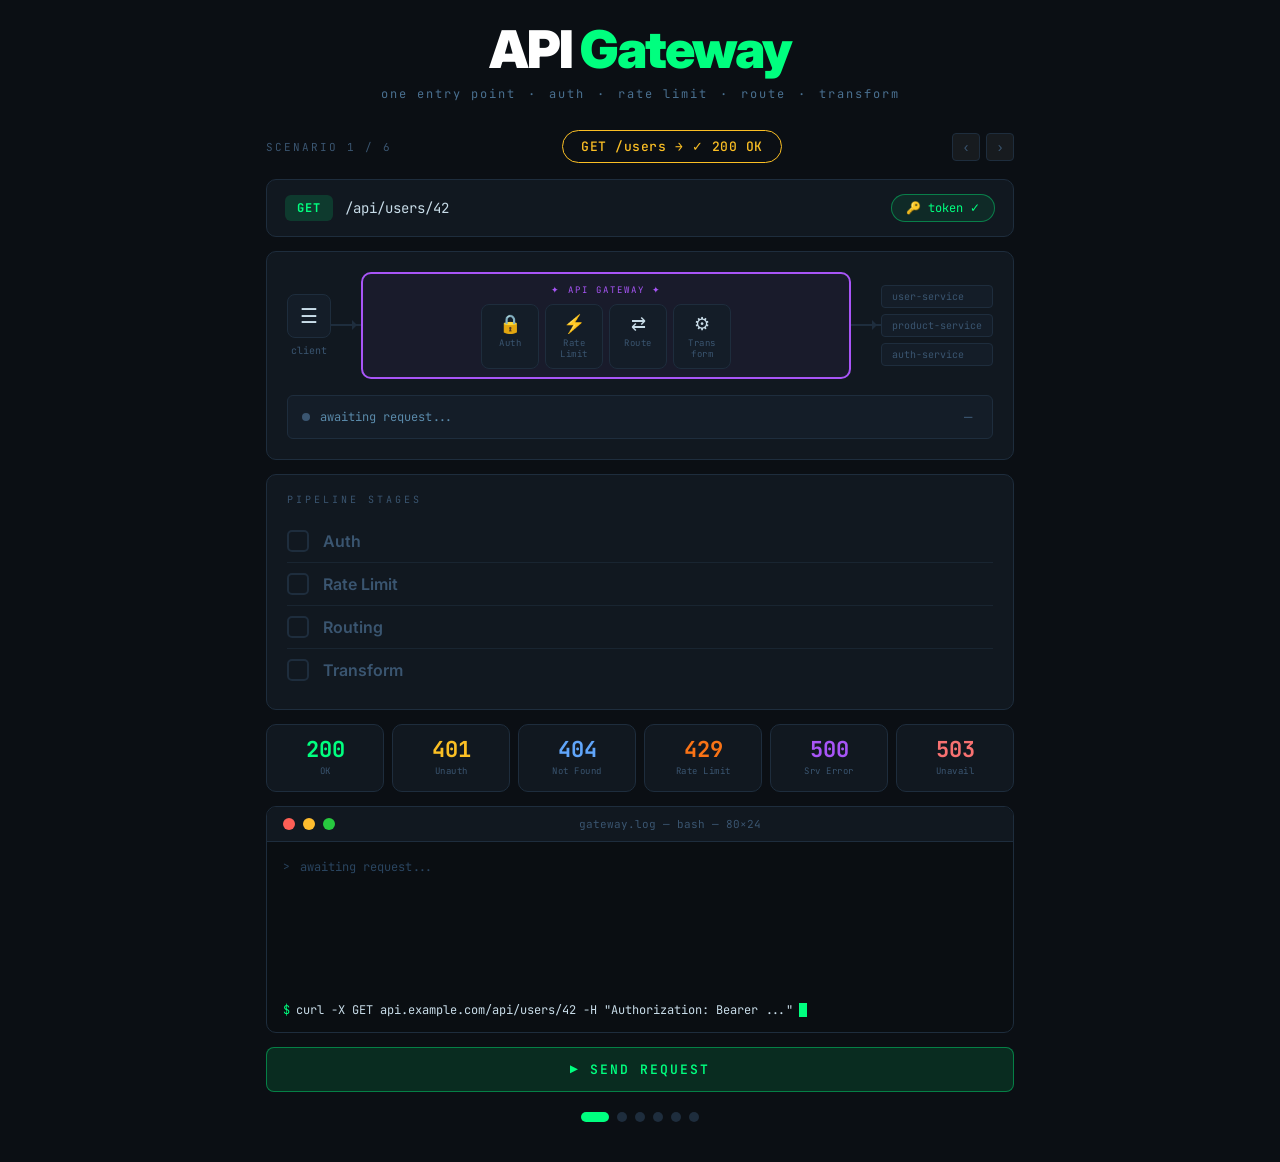
<file: api-gateway.html>
<!DOCTYPE html>
<html lang="en">
<head>
<meta charset="UTF-8">
<meta name="viewport" content="width=device-width, initial-scale=1.0">
<title>API Gateway</title>
<link href="https://fonts.googleapis.com/css2?family=JetBrains+Mono:wght@300;400;500;700&family=Inter:wght@300;400;600;700;900&display=swap" rel="stylesheet">
<style>
*{margin:0;padding:0;box-sizing:border-box;}
:root{
  --bg:#0b0f14;
  --card:#111820;
  --card2:#141d28;
  --border:#1e2d3d;
  --green:#00ff7f;
  --cyan:#00e5ff;
  --purple:#a855f7;
  --yellow:#fbbf24;
  --red:#f87171;
  --orange:#fb923c;
  --blue:#60a5fa;
  --text:#c8dce8;
  --muted:#3a5570;
  --mono:'JetBrains Mono',monospace;
}
body{
  background:var(--bg);
  color:var(--text);
  font-family:'Inter',sans-serif;
  min-height:100vh;
  padding:24px 16px 40px;
  max-width:780px;
  margin:0 auto;
}

/* ── TITLE ── */
.title-block{text-align:center;margin-bottom:28px;}
h1{
  font-size:52px;font-weight:900;line-height:1;
  color:#fff;letter-spacing:-2px;
  margin-bottom:10px;
}
h1 span{color:var(--green);}
.subtitle{
  font-family:var(--mono);font-size:12px;
  color:var(--muted);letter-spacing:2px;
  display:flex;justify-content:center;gap:12px;flex-wrap:wrap;
}
.subtitle span{color:#4a7090;}

/* ── SCENARIO BAR ── */
.scenario-row{
  display:flex;align-items:center;justify-content:space-between;
  margin-bottom:16px;
  font-family:var(--mono);font-size:11px;
  color:var(--muted);letter-spacing:2px;
}
.scenario-badge{
  background:transparent;
  border:1.5px solid var(--yellow);
  color:var(--yellow);
  padding:7px 18px;
  font-family:var(--mono);font-size:13px;
  border-radius:40px;
  font-weight:500;
  letter-spacing:0.5px;
}
.scenario-nav{display:flex;gap:6px;}
.scenario-nav button{
  background:rgba(255,255,255,0.05);
  border:1px solid var(--border);
  color:var(--muted);
  width:28px;height:28px;
  border-radius:4px;cursor:pointer;
  font-size:14px;
  transition:all 0.15s;
  display:flex;align-items:center;justify-content:center;
}
.scenario-nav button:hover{border-color:#3a5570;color:var(--text);}

/* ── REQUEST BAR ── */
.request-bar{
  background:var(--card);
  border:1px solid var(--border);
  border-radius:10px;
  padding:14px 18px;
  display:flex;align-items:center;justify-content:space-between;
  margin-bottom:14px;
  gap:12px;
}
.method-badge{
  font-family:var(--mono);font-size:12px;font-weight:700;
  padding:5px 12px;border-radius:6px;
  flex-shrink:0;
  letter-spacing:1px;
}
.method-GET{background:rgba(0,255,127,0.15);color:var(--green);}
.method-POST{background:rgba(251,191,36,0.15);color:var(--yellow);}
.method-DELETE{background:rgba(248,113,113,0.15);color:var(--red);}
.method-PUT{background:rgba(251,146,60,0.15);color:var(--orange);}

.req-path{
  font-family:var(--mono);font-size:14px;
  color:var(--text);flex:1;
}
.token-badge{
  font-family:var(--mono);font-size:12px;
  padding:5px 14px;border-radius:20px;
  flex-shrink:0;cursor:pointer;
  transition:all 0.2s;
  border:1.5px solid;
}
.token-valid{color:var(--green);border-color:rgba(0,255,127,0.4);background:rgba(0,255,127,0.08);}
.token-invalid{color:var(--red);border-color:rgba(248,113,113,0.4);background:rgba(248,113,113,0.08);}
.token-badge:hover{opacity:0.8;}

/* ── PIPELINE DIAGRAM ── */
.diagram-card{
  background:var(--card);
  border:1px solid var(--border);
  border-radius:10px;
  padding:20px;
  margin-bottom:14px;
  position:relative;
  overflow:hidden;
}

.diagram{
  display:flex;align-items:center;justify-content:flex-start;
  gap:0;
  margin-bottom:16px;
  position:relative;
}

/* Client */
.d-client{
  display:flex;flex-direction:column;align-items:center;gap:6px;
  flex-shrink:0;
}
.d-client-icon{
  width:44px;height:44px;
  background:var(--card2);border:1px solid var(--border);
  border-radius:8px;
  display:flex;align-items:center;justify-content:center;
  font-size:20px;
}
.d-client-label{font-family:var(--mono);font-size:10px;color:var(--muted);}

/* Arrow */
.d-arrow{
  flex:0 0 30px;
  height:2px;
  background:var(--border);
  position:relative;
  overflow:visible;
}
.d-arrow::after{
  content:'';
  position:absolute;right:-1px;top:-4px;
  border:5px solid transparent;
  border-left-color:var(--border);
}
.d-arrow .packet{
  position:absolute;
  top:-5px;left:0;
  width:10px;height:10px;
  border-radius:50%;
  background:var(--green);
  box-shadow:0 0 8px var(--green);
  opacity:0;
  transition:none;
}

/* Gateway box */
.d-gateway{
  flex:1;
  border:2px solid var(--purple);
  border-radius:10px;
  padding:10px 8px 8px;
  background:rgba(168,85,247,0.05);
  position:relative;
}
.d-gw-title{
  text-align:center;
  font-family:var(--mono);font-size:9px;
  color:var(--purple);letter-spacing:2px;
  margin-bottom:8px;
}
.d-stages{
  display:flex;gap:6px;justify-content:center;
}
.d-stage{
  display:flex;flex-direction:column;align-items:center;gap:4px;
  padding:8px 6px;
  background:var(--card2);
  border:1.5px solid var(--border);
  border-radius:8px;
  min-width:58px;
  transition:all 0.3s;
  cursor:default;
}
.d-stage.active{
  border-color:var(--purple);
  background:rgba(168,85,247,0.12);
  box-shadow:0 0 16px rgba(168,85,247,0.2);
}
.d-stage.pass{border-color:rgba(0,255,127,0.5);background:rgba(0,255,127,0.06);}
.d-stage.fail{border-color:rgba(248,113,113,0.5);background:rgba(248,113,113,0.08);}
.d-stage-icon{font-size:18px;}
.d-stage-label{font-family:var(--mono);font-size:9px;color:var(--muted);letter-spacing:0.5px;text-align:center;line-height:1.2;}

/* Right side services */
.d-services{
  display:flex;flex-direction:column;gap:6px;
  flex-shrink:0;margin-left:0;
}
.d-service{
  font-family:var(--mono);font-size:10px;
  color:var(--muted);padding:4px 10px;
  border:1px solid var(--border);
  border-radius:4px;
  background:var(--card2);
  transition:all 0.3s;
  white-space:nowrap;
}
.d-service.lit{color:var(--cyan);border-color:rgba(0,229,255,0.3);background:rgba(0,229,255,0.06);}

/* Status line */
.status-line{
  display:flex;align-items:center;gap:10px;
  background:var(--card2);
  border:1px solid var(--border);
  border-radius:6px;
  padding:10px 14px;
  font-family:var(--mono);font-size:12px;
  min-height:42px;
  position:relative;
  overflow:hidden;
}
.status-dot{
  width:8px;height:8px;border-radius:50%;
  background:var(--muted);flex-shrink:0;
  transition:all 0.3s;
}
.status-dot.idle{background:var(--muted);}
.status-dot.running{background:var(--yellow);animation:pulse 0.8s infinite;}
.status-dot.ok{background:var(--green);}
.status-dot.err{background:var(--red);}
@keyframes pulse{0%,100%{opacity:1;}50%{opacity:0.3;}}

.status-text{flex:1;color:#5a8aaa;}
.status-text.active{color:var(--text);}
.status-collapse{
  background:transparent;border:none;
  color:var(--muted);cursor:pointer;
  font-size:14px;padding:2px 6px;
  font-family:var(--mono);
}

/* ── PIPELINE STAGES ── */
.stages-card{
  background:var(--card);
  border:1px solid var(--border);
  border-radius:10px;
  padding:18px 20px;
  margin-bottom:14px;
}
.stages-title{
  font-family:var(--mono);font-size:10px;
  letter-spacing:3px;color:var(--muted);
  text-transform:uppercase;margin-bottom:14px;
}
.stage-row{
  display:flex;align-items:center;gap:14px;
  padding:10px 0;
  border-bottom:1px solid rgba(30,45,61,0.6);
  transition:all 0.3s;
}
.stage-row:last-child{border-bottom:none;}
.stage-checkbox{
  width:22px;height:22px;
  border:2px solid var(--border);
  border-radius:5px;
  display:flex;align-items:center;justify-content:center;
  flex-shrink:0;
  font-size:12px;
  transition:all 0.3s;
}
.stage-checkbox.pass{border-color:var(--green);background:rgba(0,255,127,0.1);color:var(--green);}
.stage-checkbox.fail{border-color:var(--red);background:rgba(248,113,113,0.1);color:var(--red);}
.stage-checkbox.active{border-color:var(--yellow);animation:pulse 0.8s infinite;}
.stage-name{
  font-size:16px;font-weight:600;
  color:var(--muted);
  transition:color 0.3s;
  flex:1;
}
.stage-name.pass{color:var(--green);}
.stage-name.fail{color:var(--red);}
.stage-name.active{color:var(--yellow);}
.stage-detail{
  font-family:var(--mono);font-size:10px;
  color:var(--muted);
  max-width:200px;text-align:right;
}
.stage-detail.pass{color:rgba(0,255,127,0.6);}
.stage-detail.fail{color:rgba(248,113,113,0.6);}

/* ── HTTP STATUS BUTTONS ── */
.status-codes{
  display:grid;grid-template-columns:repeat(6,1fr);
  gap:8px;margin-bottom:14px;
}
.code-btn{
  background:var(--card);
  border:1.5px solid var(--border);
  border-radius:10px;
  padding:14px 8px;
  cursor:pointer;
  transition:all 0.2s;
  display:flex;flex-direction:column;align-items:center;gap:4px;
  font-family:var(--mono);
}
.code-btn:hover{transform:translateY(-2px);border-color:#3a5570;}
.code-btn.active{transform:translateY(-2px);}
.code-num{font-size:22px;font-weight:700;line-height:1;}
.code-label{font-size:9px;color:var(--muted);letter-spacing:0.5px;}
.c200{color:#00ff7f;} .c200.active{border-color:rgba(0,255,127,0.5);background:rgba(0,255,127,0.05);}
.c401{color:#fbbf24;} .c401.active{border-color:rgba(251,191,36,0.5);background:rgba(251,191,36,0.05);}
.c404{color:#60a5fa;} .c404.active{border-color:rgba(96,165,250,0.5);background:rgba(96,165,250,0.05);}
.c429{color:#f97316;} .c429.active{border-color:rgba(249,115,22,0.5);background:rgba(249,115,22,0.05);}
.c500{color:#a855f7;} .c500.active{border-color:rgba(168,85,247,0.5);background:rgba(168,85,247,0.05);}
.c503{color:#f87171;} .c503.active{border-color:rgba(248,113,113,0.5);background:rgba(248,113,113,0.05);}

/* ── TERMINAL ── */
.terminal{
  background:#0a0e12;
  border:1px solid var(--border);
  border-radius:10px;
  overflow:hidden;
}
.term-header{
  background:#111820;
  padding:10px 16px;
  display:flex;align-items:center;gap:8px;
  border-bottom:1px solid var(--border);
}
.term-dot{width:12px;height:12px;border-radius:50%;}
.td1{background:#ff5f56;} .td2{background:#ffbd2e;} .td3{background:#27c93f;}
.term-title{
  flex:1;text-align:center;
  font-family:var(--mono);font-size:11px;
  color:var(--muted);
}
.term-body{
  padding:14px 16px;
  min-height:160px;max-height:220px;
  overflow-y:auto;
  font-family:var(--mono);font-size:12px;
  line-height:1.9;
}
.term-body::-webkit-scrollbar{width:3px;}
.term-body::-webkit-scrollbar-thumb{background:#1e2d3d;border-radius:2px;}

.tl{display:flex;gap:10px;align-items:flex-start;}
.tl-time{color:#2a4560;flex-shrink:0;font-size:11px;}
.tl-msg{}
.tl-arrow-in{color:#60a5fa;}
.tl-arrow-out{color:#f87171;}
.tl-ok{color:var(--green);}
.tl-warn{color:var(--yellow);}
.tl-err{color:var(--red);}
.tl-dim{color:#2a4560;}
.tl-bright{color:var(--text);}
.tl-latency{color:#4a7090;}

.term-prompt{
  display:flex;align-items:center;gap:6px;
  padding:0 16px 14px;
  font-family:var(--mono);font-size:12px;
}
.term-prompt .ps{color:var(--green);}
.term-prompt .cmd{color:var(--text);}
.cursor{
  width:8px;height:14px;
  background:var(--green);
  animation:blink 1s infinite;
  display:inline-block;
  vertical-align:middle;
}
@keyframes blink{0%,50%{opacity:1;}51%,100%{opacity:0;}}

/* ── RUN BUTTON ── */
.run-btn{
  width:100%;margin-top:14px;
  background:rgba(0,255,127,0.12);
  border:1.5px solid rgba(0,255,127,0.4);
  color:var(--green);
  font-family:var(--mono);font-size:13px;
  letter-spacing:2px;font-weight:600;
  padding:13px;border-radius:8px;
  cursor:pointer;
  transition:all 0.2s;
}
.run-btn:hover{background:rgba(0,255,127,0.2);box-shadow:0 0 24px rgba(0,255,127,0.15);}
.run-btn:disabled{opacity:0.4;cursor:not-allowed;}

/* ── SCENARIO DOTS ── */
.dots-row{
  display:flex;justify-content:center;gap:8px;
  margin-top:20px;
}
.dot-btn{
  width:10px;height:10px;border-radius:50%;
  border:none;cursor:pointer;
  background:var(--border);transition:all 0.2s;padding:0;
}
.dot-btn.active{background:var(--green);width:28px;border-radius:5px;}

/* ── INFO TOOLTIP ── */
.info-tooltip{
  position:fixed;
  background:#111820;
  border:1px solid var(--border);
  padding:14px 16px;
  border-radius:8px;
  font-family:var(--mono);font-size:11px;
  line-height:1.7;
  max-width:280px;
  z-index:1000;
  pointer-events:none;
  opacity:0;
  transition:opacity 0.2s;
  color:var(--text);
}
</style>
</head>
<body>

<div class="title-block">
  <h1>API <span>Gateway</span></h1>
  <div class="subtitle">
    <span>one entry point</span><span>·</span>
    <span>auth</span><span>·</span>
    <span>rate limit</span><span>·</span>
    <span>route</span><span>·</span>
    <span>transform</span>
  </div>
</div>

<!-- Scenario bar -->
<div class="scenario-row">
  <span>SCENARIO <span id="scNum">1</span> / 6</span>
  <div class="scenario-badge" id="scenarioBadge">GET /api/users/42</div>
  <div class="scenario-nav">
    <button id="scPrev">‹</button>
    <button id="scNext">›</button>
  </div>
</div>

<!-- Request bar -->
<div class="request-bar">
  <div class="method-badge method-GET" id="methodBadge">GET</div>
  <div class="req-path" id="reqPath">/api/users/42</div>
  <div class="token-badge token-valid" id="tokenBadge" onclick="toggleToken()">🔑 token ✓</div>
</div>

<!-- Diagram -->
<div class="diagram-card">
  <div class="diagram" id="diagram">
    <div class="d-client">
      <div class="d-client-icon">☰</div>
      <div class="d-client-label">client</div>
    </div>

    <div class="d-arrow" id="arrowIn">
      <div class="packet" id="pktIn"></div>
    </div>

    <div class="d-gateway">
      <div class="d-gw-title">✦ API GATEWAY ✦</div>
      <div class="d-stages">
        <div class="d-stage" id="ds-auth">
          <div class="d-stage-icon">🔒</div>
          <div class="d-stage-label">Auth</div>
        </div>
        <div class="d-stage" id="ds-rate">
          <div class="d-stage-icon">⚡</div>
          <div class="d-stage-label">Rate<br>Limit</div>
        </div>
        <div class="d-stage" id="ds-route">
          <div class="d-stage-icon">⇄</div>
          <div class="d-stage-label">Route</div>
        </div>
        <div class="d-stage" id="ds-transform">
          <div class="d-stage-icon">⚙</div>
          <div class="d-stage-label">Trans<br>form</div>
        </div>
      </div>
    </div>

    <div class="d-arrow" id="arrowOut">
      <div class="packet" id="pktOut"></div>
    </div>

    <div class="d-services" id="dServices">
      <div class="d-service" id="svc-user">user-service</div>
      <div class="d-service" id="svc-product">product-service</div>
      <div class="d-service" id="svc-auth">auth-service</div>
    </div>
  </div>

  <div class="status-line">
    <div class="status-dot idle" id="statusDot"></div>
    <div class="status-text" id="statusText">awaiting request...</div>
    <button class="status-collapse">—</button>
  </div>
</div>

<!-- Pipeline stages -->
<div class="stages-card">
  <div class="stages-title">Pipeline Stages</div>
  <div class="stage-row" id="row-auth">
    <div class="stage-checkbox" id="cb-auth"></div>
    <div class="stage-name" id="sn-auth">Auth</div>
    <div class="stage-detail" id="sd-auth"></div>
  </div>
  <div class="stage-row" id="row-rate">
    <div class="stage-checkbox" id="cb-rate"></div>
    <div class="stage-name" id="sn-rate">Rate Limit</div>
    <div class="stage-detail" id="sd-rate"></div>
  </div>
  <div class="stage-row" id="row-route">
    <div class="stage-checkbox" id="cb-route"></div>
    <div class="stage-name" id="sn-route">Routing</div>
    <div class="stage-detail" id="sd-route"></div>
  </div>
  <div class="stage-row" id="row-transform">
    <div class="stage-checkbox" id="cb-transform"></div>
    <div class="stage-name" id="sn-transform">Transform</div>
    <div class="stage-detail" id="sd-transform"></div>
  </div>
</div>

<!-- HTTP Status codes -->
<div class="status-codes">
  <div class="code-btn c200" data-code="200" onclick="triggerCode(200)">
    <div class="code-num">200</div><div class="code-label">OK</div>
  </div>
  <div class="code-btn c401" data-code="401" onclick="triggerCode(401)">
    <div class="code-num">401</div><div class="code-label">Unauth</div>
  </div>
  <div class="code-btn c404" data-code="404" onclick="triggerCode(404)">
    <div class="code-num">404</div><div class="code-label">Not Found</div>
  </div>
  <div class="code-btn c429" data-code="429" onclick="triggerCode(429)">
    <div class="code-num">429</div><div class="code-label">Rate Limit</div>
  </div>
  <div class="code-btn c500" data-code="500" onclick="triggerCode(500)">
    <div class="code-num">500</div><div class="code-label">Srv Error</div>
  </div>
  <div class="code-btn c503" data-code="503" onclick="triggerCode(503)">
    <div class="code-num">503</div><div class="code-label">Unavail</div>
  </div>
</div>

<!-- Terminal -->
<div class="terminal">
  <div class="term-header">
    <div class="term-dot td1"></div>
    <div class="term-dot td2"></div>
    <div class="term-dot td3"></div>
    <div class="term-title">gateway.log — bash — 80×24</div>
  </div>
  <div class="term-body" id="termBody"></div>
  <div class="term-prompt">
    <span class="ps">$</span>
    <span class="cmd" id="termCmd">curl -X GET api.example.com/api/users/42</span>
    <span class="cursor"></span>
  </div>
</div>

<button class="run-btn" id="runBtn" onclick="runRequest()">▶ SEND REQUEST</button>

<!-- Scenario dots -->
<div class="dots-row" id="dotsRow"></div>

<div class="info-tooltip" id="tooltip"></div>

<script>
// ════════════════════════════════════════════════════════
//  SCENARIOS
// ════════════════════════════════════════════════════════
const SCENARIOS = [
  {
    name:'GET /api/users/42',
    badge:'GET /users → ✓ 200 OK',
    method:'GET', path:'/api/users/42', hasToken:true,
    desc:'Normal authenticated request',
    stages:[
      {id:'auth',     result:'pass', detail:'JWT valid · sub:42 · exp:+1h'},
      {id:'rate',     result:'pass', detail:'12/100 req/min'},
      {id:'route',    result:'pass', detail:'→ user-service:3001'},
      {id:'transform',result:'pass', detail:'camelCase → snake_case'},
    ],
    service:'svc-user',
    code:200,
    logs:[
      {cls:'tl-arrow-in',  msg:'→ GET /api/users/42'},
      {cls:'tl-ok',        msg:'✓ JWT verified · user_id=42'},
      {cls:'tl-ok',        msg:'✓ Rate limit OK [12/100]'},
      {cls:'tl-ok',        msg:'✓ Routed → user-service:3001'},
      {cls:'tl-ok',        msg:'✓ Transform: response normalized'},
      {cls:'tl-arrow-out', msg:'← 200 OK · {"id":42,"name":"Alice"}'},
      {cls:'tl-latency',   msg:'Latency: 23ms'},
    ]
  },
  {
    name:'POST /api/orders',
    badge:'POST /orders → ✓ 201',
    method:'POST', path:'/api/orders', hasToken:true,
    desc:'Create a new order',
    stages:[
      {id:'auth',     result:'pass', detail:'Bearer token valid · role:user'},
      {id:'rate',     result:'pass', detail:'5/50 writes/min'},
      {id:'route',    result:'pass', detail:'→ order-service:3002'},
      {id:'transform',result:'pass', detail:'Add X-Request-ID header'},
    ],
    service:'svc-product',
    code:200,
    logs:[
      {cls:'tl-arrow-in',  msg:'→ POST /api/orders · body:138B'},
      {cls:'tl-ok',        msg:'✓ Auth passed · role=user'},
      {cls:'tl-ok',        msg:'✓ Write rate OK [5/50]'},
      {cls:'tl-ok',        msg:'✓ Routed → order-service:3002'},
      {cls:'tl-ok',        msg:'✓ X-Request-ID injected'},
      {cls:'tl-arrow-out', msg:'← 201 Created · order_id=9871'},
      {cls:'tl-latency',   msg:'Latency: 41ms'},
    ]
  },
  {
    name:'GET /api/users/42 (no token)',
    badge:'/users → ⚠ throttled',
    method:'GET', path:'/api/users/42', hasToken:false,
    desc:'Missing or invalid token → 401',
    stages:[
      {id:'auth',     result:'fail', detail:'Authorization header missing'},
      {id:'rate',     result:'skip', detail:'—'},
      {id:'route',    result:'skip', detail:'—'},
      {id:'transform',result:'skip', detail:'—'},
    ],
    service:null,
    code:401,
    logs:[
      {cls:'tl-arrow-in',  msg:'→ GET /api/users/42'},
      {cls:'tl-err',       msg:'✗ Authorization header missing/invalid'},
      {cls:'tl-arrow-out', msg:'← 401 Unauthorized — no token'},
      {cls:'tl-latency',   msg:'Latency: 7ms'},
    ]
  },
  {
    name:'GET /api/users/42 (rate limit)',
    badge:'/users → 429 Too Many',
    method:'GET', path:'/api/users/42', hasToken:true,
    desc:'Too many requests from this client',
    stages:[
      {id:'auth',     result:'pass', detail:'JWT valid · user_id=42'},
      {id:'rate',     result:'fail', detail:'100/100 req/min exceeded!'},
      {id:'route',    result:'skip', detail:'—'},
      {id:'transform',result:'skip', detail:'—'},
    ],
    service:null,
    code:429,
    logs:[
      {cls:'tl-arrow-in', msg:'→ GET /api/users/42'},
      {cls:'tl-ok',       msg:'✓ Auth passed'},
      {cls:'tl-err',      msg:'✗ Rate limit exceeded [100/100]'},
      {cls:'tl-warn',     msg:'⚠ Retry-After: 60s'},
      {cls:'tl-arrow-out',msg:'← 429 Too Many Requests'},
      {cls:'tl-latency',  msg:'Latency: 4ms'},
    ]
  },
  {
    name:'GET /api/notfound',
    badge:'/notfound → 404',
    method:'GET', path:'/api/notfound', hasToken:true,
    desc:'Route not matched by gateway',
    stages:[
      {id:'auth',     result:'pass', detail:'JWT valid'},
      {id:'rate',     result:'pass', detail:'8/100 req/min'},
      {id:'route',    result:'fail', detail:'No matching route found'},
      {id:'transform',result:'skip', detail:'—'},
    ],
    service:null,
    code:404,
    logs:[
      {cls:'tl-arrow-in', msg:'→ GET /api/notfound'},
      {cls:'tl-ok',       msg:'✓ Auth passed'},
      {cls:'tl-ok',       msg:'✓ Rate limit OK'},
      {cls:'tl-err',      msg:'✗ No route match for /api/notfound'},
      {cls:'tl-arrow-out',msg:'← 404 Not Found'},
      {cls:'tl-latency',  msg:'Latency: 6ms'},
    ]
  },
  {
    name:'GET /api/users/42 (srv down)',
    badge:'/users → 503 Down',
    method:'GET', path:'/api/users/42', hasToken:true,
    desc:'Upstream service unavailable',
    stages:[
      {id:'auth',     result:'pass', detail:'JWT valid'},
      {id:'rate',     result:'pass', detail:'3/100 req/min'},
      {id:'route',    result:'pass', detail:'→ user-service:3001'},
      {id:'transform',result:'fail', detail:'upstream timeout 5000ms'},
    ],
    service:'svc-user',
    code:503,
    logs:[
      {cls:'tl-arrow-in', msg:'→ GET /api/users/42'},
      {cls:'tl-ok',       msg:'✓ Auth OK'},
      {cls:'tl-ok',       msg:'✓ Rate limit OK'},
      {cls:'tl-ok',       msg:'✓ Routed → user-service:3001'},
      {cls:'tl-err',      msg:'✗ Upstream timeout after 5000ms'},
      {cls:'tl-err',      msg:'✗ Circuit breaker OPEN'},
      {cls:'tl-arrow-out',msg:'← 503 Service Unavailable'},
      {cls:'tl-latency',  msg:'Latency: 5001ms'},
    ]
  }
];

let currentScenario = 0;
let tokenOverride = null;
let running = false;

function getScenario(){ return SCENARIOS[currentScenario]; }

function loadScenario(idx, animate=false){
  currentScenario = idx;
  tokenOverride = null;
  const sc = getScenario();

  document.getElementById('scNum').textContent = idx+1;
  document.getElementById('scenarioBadge').textContent = sc.badge;

  const mb = document.getElementById('methodBadge');
  mb.textContent = sc.method;
  mb.className = 'method-badge method-'+sc.method;

  document.getElementById('reqPath').textContent = sc.path;
  document.getElementById('termCmd').textContent =
    `curl -X ${sc.method} api.example.com${sc.path}` +
    (sc.hasToken ? ' -H "Authorization: Bearer ..."' : '');

  const tb = document.getElementById('tokenBadge');
  if(sc.hasToken){
    tb.className='token-badge token-valid';
    tb.textContent='🔑 token ✓';
  } else {
    tb.className='token-badge token-invalid';
    tb.textContent='⛔ no token';
  }

  // Reset stages
  resetStages();
  resetDiagram();
  clearTerminal();
  document.getElementById('termBody').innerHTML =
    `<div class="tl"><span class="tl-time">&gt;</span><span class="tl-dim">awaiting request...</span></div>`;

  setStatus('idle','awaiting request...');
  updateDots();
  document.getElementById('runBtn').disabled = false;
}

function resetStages(){
  ['auth','rate','route','transform'].forEach(s => {
    setStage(s,'');
  });
}

function resetDiagram(){
  ['ds-auth','ds-rate','ds-route','ds-transform'].forEach(id => {
    const el = document.getElementById(id);
    el.className = 'd-stage';
  });
  ['svc-user','svc-product','svc-auth'].forEach(id => {
    document.getElementById(id).className = 'd-service';
  });
}

function clearTerminal(){
  document.getElementById('termBody').innerHTML = '';
}

function setStage(name, state, detail=''){
  const cb = document.getElementById('cb-'+name);
  const sn = document.getElementById('sn-'+name);
  const sd = document.getElementById('sd-'+name);
  cb.className = 'stage-checkbox ' + state;
  sn.className = 'stage-name ' + state;
  sd.className = 'stage-detail ' + state;
  if(state==='pass') cb.textContent = '✓';
  else if(state==='fail') cb.textContent = '✗';
  else if(state==='active') cb.textContent = '···';
  else cb.textContent = '';
  sd.textContent = detail;

  const ds = document.getElementById('ds-'+name);
  if(ds){
    ds.className = 'd-stage' + (state==='active'?' active':state==='pass'?' pass':state==='fail'?' fail':'');
  }
}

function setStatus(type, msg){
  const dot = document.getElementById('statusDot');
  const txt = document.getElementById('statusText');
  dot.className = 'status-dot ' + type;
  txt.textContent = msg;
  txt.className = 'status-text' + (type!=='idle'?' active':'');
}

function addLog(cls, msg, delay=0){
  return new Promise(res => {
    setTimeout(() => {
      const tb = document.getElementById('termBody');
      const ts = new Date().toLocaleTimeString('en',{hour12:false,hour:'2-digit',minute:'2-digit',second:'2-digit'});
      const ms = String(Math.floor(Math.random()*999)).padStart(3,'0');
      const div = document.createElement('div');
      div.className = 'tl';
      div.innerHTML = `<span class="tl-time">${ts}.${ms}</span><span class="${cls}">${msg}</span>`;
      tb.appendChild(div);
      tb.scrollTop = tb.scrollHeight;
      res();
    }, delay);
  });
}

// ── Packet animation ──
function animatePacket(id, fromPct, toPct, duration, color='#00ff7f'){
  const el = document.getElementById(id);
  if(!el) return new Promise(r=>r());
  el.style.background = color;
  el.style.boxShadow = `0 0 8px ${color}`;
  el.style.opacity = '1';
  el.style.left = fromPct + '%';
  el.style.transition = `left ${duration}ms linear`;
  return new Promise(res => {
    setTimeout(() => { el.style.left = toPct + '%'; }, 20);
    setTimeout(() => { el.style.opacity = '0'; res(); }, duration + 40);
  });
}

// ── Main run ──
async function runRequest(){
  if(running) return;
  running = true;
  document.getElementById('runBtn').disabled = true;

  const sc = getScenario();
  const hasToken = tokenOverride !== null ? tokenOverride : sc.hasToken;

  resetStages();
  resetDiagram();
  clearTerminal();
  setStatus('running', 'Processing request...');

  // Packet in
  animatePacket('pktIn', 0, 100, 400);
  await sleep(200);
  addLog('tl-arrow-in', `→ ${sc.method} ${sc.path}`);
  await sleep(350);

  let blocked = false;
  const STAGE_IDS = ['auth','rate','route','transform'];
  const failColor = '#f87171';
  const passColor = '#00ff7f';
  const skipColor = '#2a4560';

  for(let i=0; i<sc.stages.length; i++){
    const stage = sc.stages[i];
    const result = (stage.id==='auth' && tokenOverride===false) ? 'fail' :
                   (stage.id==='auth' && tokenOverride===true)  ? 'pass' :
                   stage.result;

    if(blocked || result==='skip'){
      setStage(stage.id, '', '—');
      continue;
    }

    setStage(stage.id, 'active', '...');
    setStatus('running', `Running ${stage.id} check...`);
    await sleep(420);

    if(result==='pass'){
      setStage(stage.id, 'pass', stage.detail);
      await addLog('tl-ok', `✓ ${capitalize(stage.id)} passed · ${stage.detail}`, 0);
    } else {
      setStage(stage.id, 'fail', stage.detail);
      await addLog('tl-err', `✗ ${capitalize(stage.id)} failed · ${stage.detail}`, 0);
      blocked = true;
    }
    await sleep(180);
  }

  // Show service
  if(!blocked && sc.service){
    document.getElementById(sc.service).className = 'd-service lit';
    animatePacket('pktOut', 0, 100, 400);
    await sleep(300);
  }

  // Response
  const code = blocked ?
    (sc.stages.find(s=>s.result==='fail')?.id==='auth' ? 401 :
     sc.stages.find(s=>s.result==='fail')?.id==='rate' ? 429 :
     sc.stages.find(s=>s.result==='fail')?.id==='route' ? 404 : 503)
    : sc.code;

  const codeClass = code<300?'tl-ok':code<500?'tl-warn':'tl-err';
  const codeMsg = {200:'OK · {"id":42,"name":"Alice"}', 201:'Created', 401:'Unauthorized', 404:'Not Found', 429:'Too Many Requests', 500:'Internal Server Error', 503:'Service Unavailable'};
  await addLog('tl-arrow-out', `← ${code} ${codeMsg[code]||''}`, 0);
  await addLog('tl-latency', `Latency: ${blocked ? Math.floor(Math.random()*30)+2 : Math.floor(Math.random()*80)+15}ms`, 100);

  // Highlight status code button
  document.querySelectorAll('.code-btn').forEach(b=>b.classList.remove('active'));
  const cb = document.querySelector(`.c${code}`);
  if(cb) cb.classList.add('active');

  const statusMsg = code===200||code===201 ? '✓ Request completed successfully' :
                    code===401 ? '⚠ Authentication required' :
                    code===429 ? '⚠ Rate limit exceeded' :
                    code===404 ? '⚠ Route not found' :
                    code===503 ? '✗ Service unavailable' : `Response: ${code}`;
  setStatus(code<300?'ok':'err', statusMsg);

  await sleep(200);
  running = false;
  document.getElementById('runBtn').disabled = false;
}

function capitalize(s){ return s.charAt(0).toUpperCase()+s.slice(1); }
function sleep(ms){ return new Promise(r=>setTimeout(r,ms)); }

function toggleToken(){
  const sc = getScenario();
  const current = tokenOverride!==null ? tokenOverride : sc.hasToken;
  tokenOverride = !current;
  const tb = document.getElementById('tokenBadge');
  if(tokenOverride){
    tb.className='token-badge token-valid';
    tb.textContent='🔑 token ✓';
  } else {
    tb.className='token-badge token-invalid';
    tb.textContent='⛔ no token';
  }
  resetStages();
  clearTerminal();
  setStatus('idle','Token changed — send request to test');
}

function triggerCode(code){
  // Find scenario with that code
  const idx = SCENARIOS.findIndex(s => {
    const blocked = s.stages.some(st=>st.result==='fail');
    if(!blocked && s.code===code) return true;
    const failStage = s.stages.find(st=>st.result==='fail');
    if(!failStage) return false;
    const fc = failStage.id==='auth'?401:failStage.id==='rate'?429:failStage.id==='route'?404:503;
    return fc===code;
  });
  if(idx>=0) loadScenario(idx);
}

function updateDots(){
  const row = document.getElementById('dotsRow');
  row.innerHTML = SCENARIOS.map((s,i) =>
    `<button class="dot-btn ${i===currentScenario?'active':''}" onclick="loadScenario(${i})"></button>`
  ).join('');
}

document.getElementById('scNext').onclick = () => loadScenario((currentScenario+1)%SCENARIOS.length);
document.getElementById('scPrev').onclick = () => loadScenario((currentScenario-1+SCENARIOS.length)%SCENARIOS.length);

// ── Init ──
loadScenario(0);
</script>
</body>
</html>
</file>
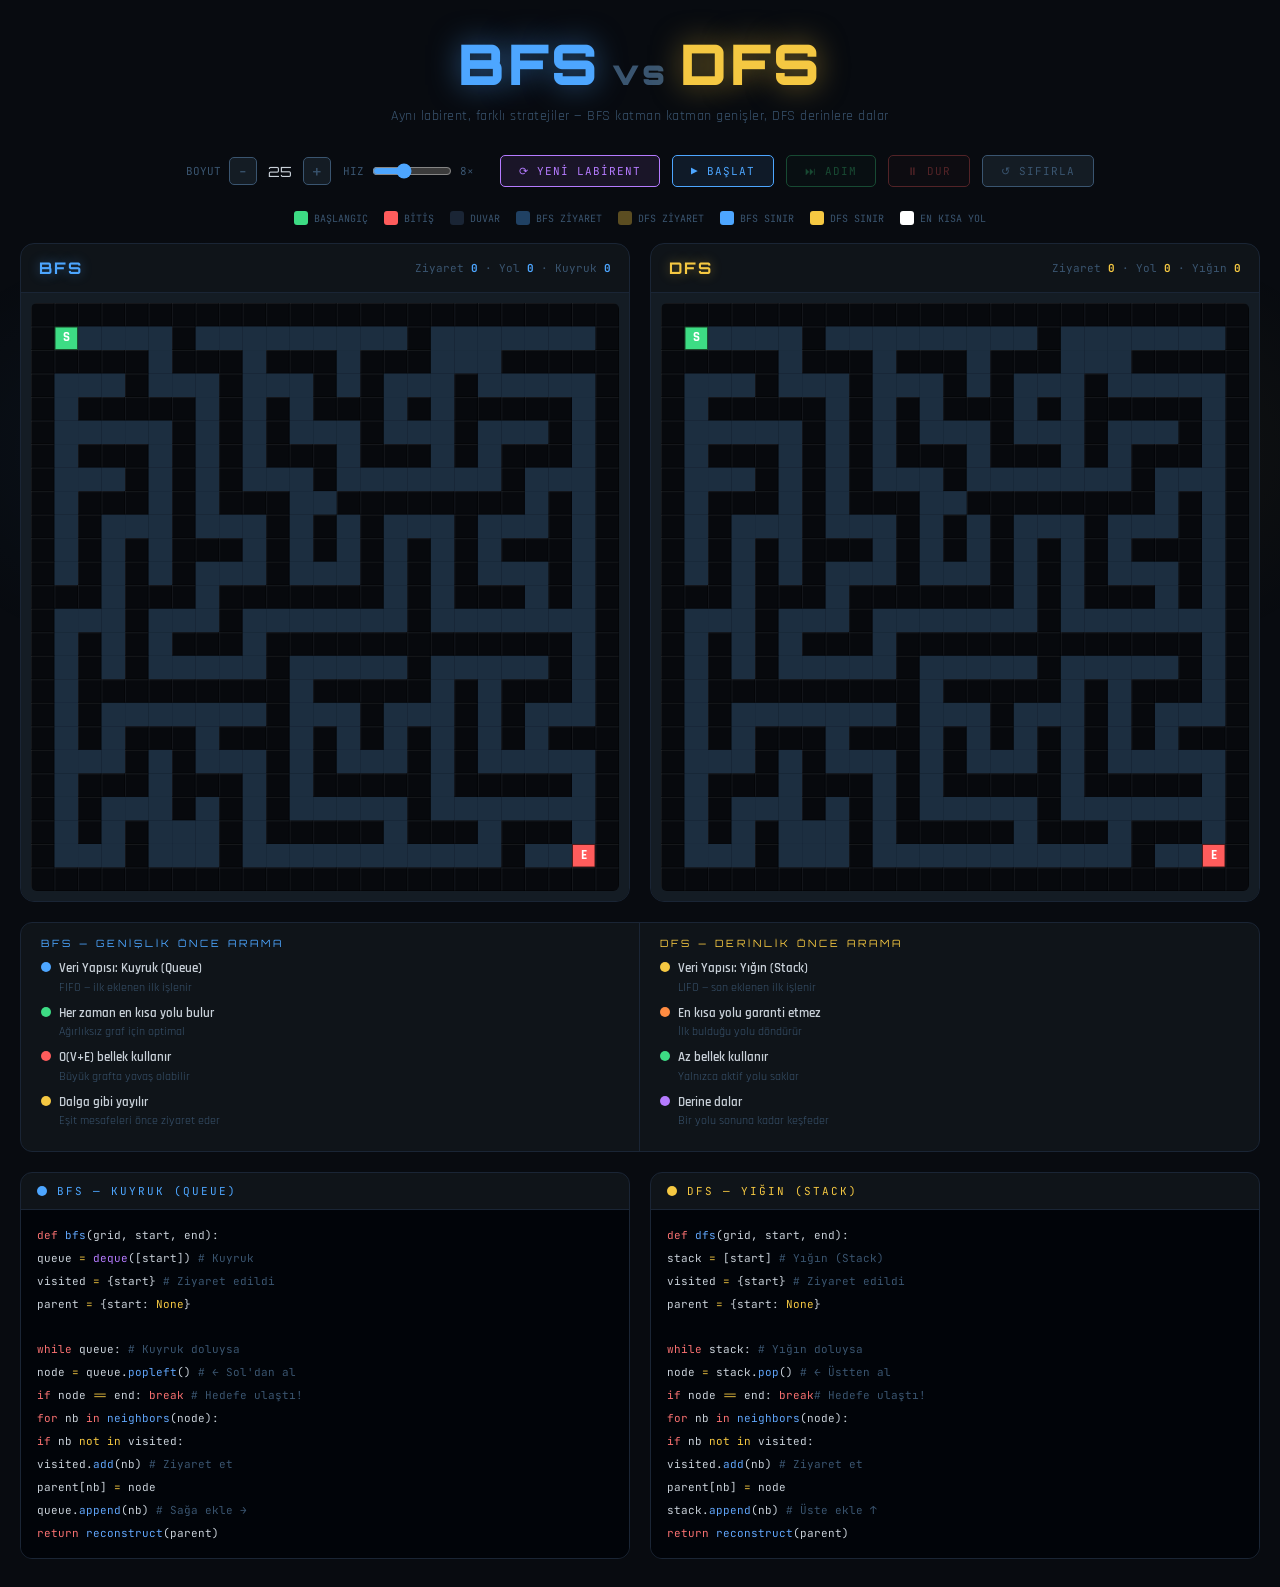
<file: bfs-dfs.html>
<!DOCTYPE html>
<html lang="tr">
<head>
<meta charset="UTF-8">
<meta name="viewport" content="width=device-width,initial-scale=1">
<title>BFS vs DFS Visualizer</title>
<link href="https://fonts.googleapis.com/css2?family=JetBrains+Mono:wght@300;400;600;700&family=Orbitron:wght@400;700;900&family=Rajdhani:wght@400;600;700;900&display=swap" rel="stylesheet">
<style>
:root{
  --bg:#080b10;--card:#0f1419;--card2:#141c24;--border:#1a2535;
  --blue:#4da6ff;--yellow:#f5c842;--green:#3ddc84;--red:#ff5c5c;
  --purple:#b57bff;--cyan:#00e5ff;--orange:#ff8c42;
  --text:#c9d1d9;--muted:#3a5570;--white:#f0f6fc;
  --mono:'JetBrains Mono',monospace;
}
*{margin:0;padding:0;box-sizing:border-box;}
body{
  background:var(--bg);color:var(--text);
  font-family:'Rajdhani',sans-serif;
  min-height:100vh;overflow-x:hidden;
}
body::before{
  content:'';position:fixed;inset:0;
  background:
    radial-gradient(ellipse 40% 40% at 15% 50%,rgba(77,166,255,.05) 0%,transparent 60%),
    radial-gradient(ellipse 40% 40% at 85% 50%,rgba(245,200,66,.05) 0%,transparent 60%);
  pointer-events:none;z-index:0;
}

/* ── HEADER ── */
header{
  text-align:center;padding:28px 20px 16px;
  position:relative;z-index:1;
}
h1{
  font-family:'Orbitron',monospace;font-weight:900;
  font-size:clamp(28px,5vw,56px);letter-spacing:3px;
  margin-bottom:8px;
}
h1 .bfs{color:var(--blue);text-shadow:0 0 30px rgba(77,166,255,.5);}
h1 .vs{color:var(--muted);font-size:.6em;margin:0 12px;}
h1 .dfs{color:var(--yellow);text-shadow:0 0 30px rgba(245,200,66,.5);}
.subtitle{font-size:14px;color:var(--muted);letter-spacing:.5px;}

/* ── CONTROLS ── */
.controls{
  display:flex;align-items:center;justify-content:center;
  gap:12px;flex-wrap:wrap;padding:14px 20px;
  position:relative;z-index:1;
}
.ctrl-group{display:flex;align-items:center;gap:8px;font-family:var(--mono);font-size:11px;color:var(--muted);}
input[type=range]{accent-color:var(--blue);width:80px;}
button.btn{
  font-family:var(--mono);font-size:11px;letter-spacing:1px;
  padding:8px 18px;border-radius:5px;cursor:pointer;
  transition:all .15s;border:1px solid;
}
.btn-start{background:rgba(77,166,255,.1);border-color:rgba(77,166,255,.5);color:var(--blue);}
.btn-start:hover{background:rgba(77,166,255,.2);box-shadow:0 0 16px rgba(77,166,255,.2);}
.btn-step{background:rgba(61,220,132,.08);border-color:rgba(61,220,132,.4);color:var(--green);}
.btn-step:hover{background:rgba(61,220,132,.16);}
.btn-stop{background:rgba(255,92,92,.08);border-color:rgba(255,92,92,.35);color:var(--red);}
.btn-reset{background:var(--card2);border-color:var(--border);color:var(--muted);}
.btn-reset:hover{border-color:var(--muted);color:var(--text);}
.btn-maze{background:rgba(181,123,255,.1);border-color:rgba(181,123,255,.4);color:var(--purple);}
.btn-maze:hover{background:rgba(181,123,255,.2);}
button.btn:disabled{opacity:.3;cursor:not-allowed;}
.size-val{font-family:'Orbitron',monospace;font-size:14px;color:var(--text);width:30px;text-align:center;}

/* ── GRIDS ── */
.grids{
  display:grid;grid-template-columns:1fr 1fr;gap:20px;
  padding:0 20px 20px;max-width:1400px;margin:0 auto;
  position:relative;z-index:1;
}
@media(max-width:760px){.grids{grid-template-columns:1fr;}}

.grid-panel{
  background:var(--card);border:1px solid var(--border);border-radius:14px;
  overflow:hidden;
}
.grid-header{
  display:flex;align-items:center;justify-content:space-between;
  padding:14px 18px;border-bottom:1px solid var(--border);
}
.grid-title{
  font-family:'Orbitron',monospace;font-size:16px;font-weight:700;letter-spacing:2px;
}
.grid-stats{font-family:var(--mono);font-size:11px;color:var(--muted);}
.grid-stats span{font-weight:700;}
.bfs-title{color:var(--blue);text-shadow:0 0 12px rgba(77,166,255,.4);}
.dfs-title{color:var(--yellow);text-shadow:0 0 12px rgba(245,200,66,.4);}
.bfs-stat span{color:var(--blue);}
.dfs-stat span{color:var(--yellow);}

.canvas-wrap{padding:10px;background:var(--card2);}
canvas{display:block;width:100%;border-radius:6px;}

/* ── INFO BAR ── */
.info-bar{
  display:grid;grid-template-columns:1fr 1fr;gap:0;
  border-top:1px solid var(--border);
  max-width:1400px;margin:0 auto;position:relative;z-index:1;
  background:var(--card);border:1px solid var(--border);border-radius:12px;
  overflow:hidden;margin:0 20px 20px;
}
.info-half{padding:14px 20px;border-right:1px solid var(--border);}
.info-half:last-child{border-right:none;}
.info-title{
  font-family:'Orbitron',monospace;font-size:10px;letter-spacing:3px;
  margin-bottom:10px;
}
.info-row{display:flex;align-items:flex-start;gap:8px;margin-bottom:7px;font-size:13px;line-height:1.5;}
.info-row .dot{width:10px;height:10px;border-radius:50%;flex-shrink:0;margin-top:3px;}
.info-row .label{color:var(--text);font-weight:600;}
.info-row .desc{color:var(--muted);font-size:12px;}

/* ── CODE PANELS ── */
.code-panels{
  display:grid;grid-template-columns:1fr 1fr;gap:20px;
  padding:0 20px 28px;max-width:1400px;margin:0 auto;
  position:relative;z-index:1;
}
@media(max-width:760px){.code-panels{grid-template-columns:1fr;}}
.code-card{
  background:var(--card);border:1px solid var(--border);border-radius:12px;
  overflow:hidden;
}
.code-header{
  padding:11px 16px;border-bottom:1px solid var(--border);
  display:flex;align-items:center;gap:10px;
  font-family:var(--mono);font-size:11px;letter-spacing:2px;
}
.code-dot{width:10px;height:10px;border-radius:50%;}
.code-body{
  padding:14px 16px;font-family:var(--mono);font-size:11px;
  line-height:1.9;background:#010409;
}
.cl{padding:1px 6px;margin:0 -6px;border-radius:3px;transition:background .2s;}
.cl.hl-b{background:rgba(77,166,255,.15);border-left:2px solid var(--blue);}
.cl.hl-y{background:rgba(245,200,66,.12);border-left:2px solid var(--yellow);}
.kw{color:#f87171;}.fn{color:#60a5fa;}.cm{color:#3a5570;}.st{color:var(--yellow);}.ds{color:var(--purple);}

/* Legend */
.legend{
  display:flex;gap:16px;flex-wrap:wrap;
  padding:10px 20px;justify-content:center;
  position:relative;z-index:1;margin-bottom:8px;
}
.leg{display:flex;align-items:center;gap:6px;font-family:var(--mono);font-size:10px;color:var(--muted);}
.leg-sq{width:14px;height:14px;border-radius:3px;}
</style>
</head>
<body>

<header>
  <h1><span class="bfs">BFS</span><span class="vs">vs</span><span class="dfs">DFS</span></h1>
  <div class="subtitle">Aynı labirent, farklı stratejiler — BFS katman katman genişler, DFS derinlere dalar</div>
</header>

<!-- Controls -->
<div class="controls">
  <div class="ctrl-group">
    BOYUT
    <button class="btn btn-reset" style="width:28px;height:28px;padding:0;font-size:16px;" onclick="changeSize(-1)">−</button>
    <div class="size-val" id="sizeVal">25</div>
    <button class="btn btn-reset" style="width:28px;height:28px;padding:0;font-size:16px;" onclick="changeSize(1)">+</button>
  </div>
  <div class="ctrl-group">
    HIZ <input type="range" id="spd" min="1" max="20" value="8">
    <span id="spdLbl" style="width:28px">8×</span>
  </div>
  <button class="btn btn-maze"  onclick="newMaze()">⟳ YENİ LABİRENT</button>
  <button class="btn btn-start" id="btnGo"   onclick="startBoth()">▶ BAŞLAT</button>
  <button class="btn btn-step"  id="btnStep" onclick="stepBoth()" disabled>⏭ ADIM</button>
  <button class="btn btn-stop"  id="btnStop" onclick="stopBoth()" disabled>⏸ DUR</button>
  <button class="btn btn-reset" onclick="resetBoth()">↺ SIFIRLA</button>
</div>

<!-- Legend -->
<div class="legend">
  <div class="leg"><div class="leg-sq" style="background:#3ddc84"></div>BAŞLANGIÇ</div>
  <div class="leg"><div class="leg-sq" style="background:#ff5c5c"></div>BİTİŞ</div>
  <div class="leg"><div class="leg-sq" style="background:#1a2535"></div>DUVAR</div>
  <div class="leg"><div class="leg-sq" style="background:rgba(77,166,255,.35)"></div>BFS ZİYARET</div>
  <div class="leg"><div class="leg-sq" style="background:rgba(245,200,66,.35)"></div>DFS ZİYARET</div>
  <div class="leg"><div class="leg-sq" style="background:#4da6ff"></div>BFS SINIR</div>
  <div class="leg"><div class="leg-sq" style="background:#f5c842"></div>DFS SINIR</div>
  <div class="leg"><div class="leg-sq" style="background:#ffffff"></div>EN KISA YOL</div>
</div>

<!-- Grids -->
<div class="grids">
  <div class="grid-panel">
    <div class="grid-header">
      <div class="grid-title bfs-title">BFS</div>
      <div class="grid-stats bfs-stat">
        Ziyaret <span id="bfsV">0</span> · Yol <span id="bfsP">0</span> · Kuyruk <span id="bfsQ">0</span>
      </div>
    </div>
    <div class="canvas-wrap"><canvas id="bfsCanvas"></canvas></div>
  </div>
  <div class="grid-panel">
    <div class="grid-header">
      <div class="grid-title dfs-title">DFS</div>
      <div class="grid-stats dfs-stat">
        Ziyaret <span id="dfsV">0</span> · Yol <span id="dfsP">0</span> · Yığın <span id="dfsQ">0</span>
      </div>
    </div>
    <div class="canvas-wrap"><canvas id="dfsCanvas"></canvas></div>
  </div>
</div>

<!-- Info -->
<div class="info-bar">
  <div class="info-half">
    <div class="info-title" style="color:var(--blue)">BFS — GENİŞLİK ÖNCE ARAMA</div>
    <div class="info-row">
      <div class="dot" style="background:var(--blue)"></div>
      <div><div class="label">Veri Yapısı: Kuyruk (Queue)</div>
      <div class="desc">FIFO — ilk eklenen ilk işlenir</div></div>
    </div>
    <div class="info-row">
      <div class="dot" style="background:var(--green)"></div>
      <div><div class="label">Her zaman en kısa yolu bulur</div>
      <div class="desc">Ağırlıksız graf için optimal</div></div>
    </div>
    <div class="info-row">
      <div class="dot" style="background:var(--red)"></div>
      <div><div class="label">O(V+E) bellek kullanır</div>
      <div class="desc">Büyük grafta yavaş olabilir</div></div>
    </div>
    <div class="info-row">
      <div class="dot" style="background:var(--yellow)"></div>
      <div><div class="label">Dalga gibi yayılır</div>
      <div class="desc">Eşit mesafeleri önce ziyaret eder</div></div>
    </div>
  </div>
  <div class="info-half">
    <div class="info-title" style="color:var(--yellow)">DFS — DERİNLİK ÖNCE ARAMA</div>
    <div class="info-row">
      <div class="dot" style="background:var(--yellow)"></div>
      <div><div class="label">Veri Yapısı: Yığın (Stack)</div>
      <div class="desc">LIFO — son eklenen ilk işlenir</div></div>
    </div>
    <div class="info-row">
      <div class="dot" style="background:var(--orange)"></div>
      <div><div class="label">En kısa yolu garanti etmez</div>
      <div class="desc">İlk bulduğu yolu döndürür</div></div>
    </div>
    <div class="info-row">
      <div class="dot" style="background:var(--green)"></div>
      <div><div class="label">Az bellek kullanır</div>
      <div class="desc">Yalnızca aktif yolu saklar</div></div>
    </div>
    <div class="info-row">
      <div class="dot" style="background:var(--purple)"></div>
      <div><div class="label">Derine dalar</div>
      <div class="desc">Bir yolu sonuna kadar keşfeder</div></div>
    </div>
  </div>
</div>

<!-- Code panels -->
<div class="code-panels">
  <div class="code-card">
    <div class="code-header" style="color:var(--blue);">
      <div class="code-dot" style="background:var(--blue)"></div>
      BFS — KUYRUK (QUEUE)
    </div>
    <div class="code-body" id="bfsCode">
<div class="cl" id="bc0"><span class="kw">def</span> <span class="fn">bfs</span>(grid, start, end):</div>
<div class="cl" id="bc1">  queue <span class="st">=</span> <span class="ds">deque</span>([start])  <span class="cm"># Kuyruk</span></div>
<div class="cl" id="bc2">  visited <span class="st">=</span> {start}      <span class="cm"># Ziyaret edildi</span></div>
<div class="cl" id="bc3">  parent <span class="st">=</span> {start: <span class="st">None</span>}</div>
<div class="cl" id="bc4">&nbsp;</div>
<div class="cl" id="bc5">  <span class="kw">while</span> queue:           <span class="cm"># Kuyruk doluysa</span></div>
<div class="cl" id="bc6">    node <span class="st">=</span> queue.<span class="fn">popleft</span>() <span class="cm"># ← Sol'dan al</span></div>
<div class="cl" id="bc7">    <span class="kw">if</span> node <span class="st">==</span> end: <span class="kw">break</span> <span class="cm"># Hedefe ulaştı!</span></div>
<div class="cl" id="bc8">    <span class="kw">for</span> nb <span class="kw">in</span> <span class="fn">neighbors</span>(node):</div>
<div class="cl" id="bc9">      <span class="kw">if</span> nb <span class="st">not in</span> visited:</div>
<div class="cl" id="bc10">        visited.<span class="fn">add</span>(nb)    <span class="cm"># Ziyaret et</span></div>
<div class="cl" id="bc11">        parent[nb] <span class="st">=</span> node</div>
<div class="cl" id="bc12">        queue.<span class="fn">append</span>(nb)  <span class="cm"># Sağa ekle →</span></div>
<div class="cl" id="bc13">  <span class="kw">return</span> <span class="fn">reconstruct</span>(parent)</div>
    </div>
  </div>
  <div class="code-card">
    <div class="code-header" style="color:var(--yellow);">
      <div class="code-dot" style="background:var(--yellow)"></div>
      DFS — YIĞIN (STACK)
    </div>
    <div class="code-body" id="dfsCode">
<div class="cl" id="dc0"><span class="kw">def</span> <span class="fn">dfs</span>(grid, start, end):</div>
<div class="cl" id="dc1">  stack <span class="st">=</span> [start]      <span class="cm"># Yığın (Stack)</span></div>
<div class="cl" id="dc2">  visited <span class="st">=</span> {start}    <span class="cm"># Ziyaret edildi</span></div>
<div class="cl" id="dc3">  parent <span class="st">=</span> {start: <span class="st">None</span>}</div>
<div class="cl" id="dc4">&nbsp;</div>
<div class="cl" id="dc5">  <span class="kw">while</span> stack:         <span class="cm"># Yığın doluysa</span></div>
<div class="cl" id="dc6">    node <span class="st">=</span> stack.<span class="fn">pop</span>()  <span class="cm"># ← Üstten al</span></div>
<div class="cl" id="dc7">    <span class="kw">if</span> node <span class="st">==</span> end: <span class="kw">break</span><span class="cm"># Hedefe ulaştı!</span></div>
<div class="cl" id="dc8">    <span class="kw">for</span> nb <span class="kw">in</span> <span class="fn">neighbors</span>(node):</div>
<div class="cl" id="dc9">      <span class="kw">if</span> nb <span class="st">not in</span> visited:</div>
<div class="cl" id="dc10">        visited.<span class="fn">add</span>(nb)  <span class="cm"># Ziyaret et</span></div>
<div class="cl" id="dc11">        parent[nb] <span class="st">=</span> node</div>
<div class="cl" id="dc12">        stack.<span class="fn">append</span>(nb) <span class="cm"># Üste ekle ↑</span></div>
<div class="cl" id="dc13">  <span class="kw">return</span> <span class="fn">reconstruct</span>(parent)</div>
    </div>
  </div>
</div>

<script>
/* ══════════════════════════════════════════
   CONFIG
══════════════════════════════════════════ */
let GRID_SIZE = 25;
let grid = [];   // 0=open, 1=wall
let START, END;

const bfsC = document.getElementById("bfsCanvas");
const dfsC = document.getElementById("dfsCanvas");
const bx   = bfsC.getContext("2d");
const dx   = dfsC.getContext("2d");

/* Algo states */
let bfsState=null, dfsState=null;
let running=false, animTimer=null;
let batchSize=4; // steps per frame

/* ══════════════════════════════════════════
   MAZE GENERATION (Recursive Backtracker)
══════════════════════════════════════════ */
function generateMaze(){
  const G=GRID_SIZE;
  grid=Array.from({length:G},()=>new Array(G).fill(1));

  function carve(r,c){
    const dirs=[[0,2],[2,0],[0,-2],[-2,0]].sort(()=>Math.random()-.5);
    grid[r][c]=0;
    for(const[dr,dc]of dirs){
      const nr=r+dr,nc=c+dc;
      if(nr>=0&&nr<G&&nc>=0&&nc<G&&grid[nr][nc]===1){
        grid[r+dr/2][c+dc/2]=0;
        carve(nr,nc);
      }
    }
  }
  carve(1,1);

  // Ensure start/end open
  START={r:1,c:1};
  END={r:G-2,c:G-2};
  grid[START.r][START.c]=0;
  grid[END.r][END.c]=0;
  // Open extra passages for richer maze
  for(let i=0;i<Math.floor(G*G*0.04);i++){
    const r=1+Math.floor(Math.random()*(G-2));
    const c=1+Math.floor(Math.random()*(G-2));
    grid[r][c]=0;
  }
}

/* ══════════════════════════════════════════
   INIT ALGO STATES
══════════════════════════════════════════ */
function initBFS(){
  const key=`${START.r},${START.c}`;
  return {
    queue:[{r:START.r,c:START.c}],
    visited:new Set([key]),
    parent:{[key]:null},
    frontier:new Set([key]),
    path:[],
    done:false,
    found:false,
    visitCount:0,
    codeHL:1,
  };
}

function initDFS(){
  const key=`${START.r},${START.c}`;
  return {
    stack:[{r:START.r,c:START.c}],
    visited:new Set([key]),
    parent:{[key]:null},
    frontier:new Set([key]),
    path:[],
    done:false,
    found:false,
    visitCount:0,
    codeHL:1,
  };
}

/* ══════════════════════════════════════════
   STEP FUNCTIONS
══════════════════════════════════════════ */
const DIRS=[[0,1],[0,-1],[1,0],[-1,0]];
function key(r,c){return`${r},${c}`;}
function inBounds(r,c){return r>=0&&r<GRID_SIZE&&c>=0&&c<GRID_SIZE;}

function stepBFS(state){
  if(state.done||state.queue.length===0){state.done=true;return;}
  const {r,c}=state.queue.shift();
  const k=key(r,c);
  state.frontier.delete(k);
  state.visitCount++;
  state.codeHL=6;

  if(r===END.r&&c===END.c){
    state.done=true;state.found=true;
    state.path=reconstructPath(state.parent,key(END.r,END.c));
    highlightCode("b",7);return;
  }
  highlightCode("b",8);

  const newFrontier=[];
  for(const[dr,dc]of DIRS){
    const nr=r+dr,nc=c+dc;
    if(!inBounds(nr,nc)||grid[nr][nc]===1) continue;
    const nk=key(nr,nc);
    if(!state.visited.has(nk)){
      state.visited.add(nk);
      state.parent[nk]=k;
      state.queue.push({r:nr,c:nc});
      state.frontier.add(nk);
    }
  }
  highlightCode("b",12);
  updateBFSStats(state);
}

function stepDFS(state){
  if(state.done||state.stack.length===0){state.done=true;return;}
  const {r,c}=state.stack.pop();
  const k=key(r,c);
  state.frontier.delete(k);
  state.visitCount++;
  state.codeHL=6;

  if(r===END.r&&c===END.c){
    state.done=true;state.found=true;
    state.path=reconstructPath(state.parent,key(END.r,END.c));
    highlightCode("d",7);return;
  }
  highlightCode("d",8);

  for(const[dr,dc]of DIRS){
    const nr=r+dr,nc=c+dc;
    if(!inBounds(nr,nc)||grid[nr][nc]===1) continue;
    const nk=key(nr,nc);
    if(!state.visited.has(nk)){
      state.visited.add(nk);
      state.parent[nk]=k;
      state.stack.push({r:nr,c:nc});
      state.frontier.add(nk);
    }
  }
  highlightCode("d",12);
  updateDFSStats(state);
}

function reconstructPath(parent,endKey){
  const path=[];let cur=endKey;
  while(cur!==null){path.push(cur);cur=parent[cur];}
  return path.reverse();
}

/* ══════════════════════════════════════════
   DRAW
══════════════════════════════════════════ */
function setupCanvas(c){
  const p=c.parentElement;
  const sz=p.clientWidth-20;
  c.width=c.height=sz;
}

function drawGrid(ctx,canvas,state,color){
  const sz=canvas.width;
  const cs=sz/GRID_SIZE;

  // Background
  ctx.fillStyle="#0d1520";
  ctx.fillRect(0,0,sz,sz);

  const frontColor  = color==="b" ? "#4da6ff" : "#f5c842";
  const visitColor  = color==="b" ? "rgba(77,166,255,.45)" : "rgba(245,200,66,.42)";
  const pathSet = state ? new Set(state.path) : new Set();

  for(let r=0;r<GRID_SIZE;r++){
    for(let c=0;c<GRID_SIZE;c++){
      const x=c*cs, y=r*cs;
      const k=key(r,c);

      if(grid[r][c]===1){
        // WALL — solid dark block with 3D feel
        ctx.fillStyle="#07090d";
        ctx.fillRect(x,y,cs,cs);
        // top-left highlight
        ctx.fillStyle="rgba(255,255,255,.06)";
        ctx.fillRect(x,y,cs,1);
        ctx.fillRect(x,y,1,cs);
        // bottom-right shadow
        ctx.fillStyle="rgba(0,0,0,.4)";
        ctx.fillRect(x,y+cs-1,cs,1);
        ctx.fillRect(x+cs-1,y,1,cs);
        continue;
      }

      // OPEN CELL
      let fill = "#1c2e40"; // default open path color

      if(r===START.r&&c===START.c){
        fill="#1a4a2a";
      } else if(r===END.r&&c===END.c){
        fill="#4a1a1a";
      } else if(state && pathSet.has(k)){
        fill= color==="b" ? "#0a2a4a" : "#3a2a08";
      } else if(state && state.frontier.has(k)){
        fill= color==="b" ? "#1a3a5a" : "#3a3010";
      } else if(state && state.visited.has(k)){
        fill= color==="b" ? "#122233" : "#26220a";
      }

      ctx.fillStyle=fill;
      ctx.fillRect(x,y,cs,cs);

      // Overlay color
      if(state && pathSet.has(k) && r!==START.r&&r!==END.r){
        ctx.fillStyle= color==="b" ? "rgba(77,166,255,.85)" : "rgba(245,200,66,.85)";
        ctx.fillRect(x+cs*.15,y+cs*.15,cs*.7,cs*.7);
      } else if(state && state.frontier.has(k)){
        ctx.fillStyle=frontColor;
        ctx.fillRect(x+cs*.1,y+cs*.1,cs*.8,cs*.8);
        ctx.fillStyle="rgba(255,255,255,.3)";
        ctx.fillRect(x+cs*.1,y+cs*.1,cs*.8,cs*.25);
      } else if(state && state.visited.has(k)){
        ctx.fillStyle=visitColor;
        ctx.fillRect(x+cs*.2,y+cs*.2,cs*.6,cs*.6);
      }

      // START / END markers
      if(r===START.r&&c===START.c){
        ctx.fillStyle="#3ddc84";
        ctx.fillRect(x+1,y+1,cs-2,cs-2);
        ctx.fillStyle="#fff";
        ctx.font=`bold ${Math.max(8,cs*.55)}px Rajdhani`;
        ctx.textAlign="center";ctx.textBaseline="middle";
        ctx.fillText("S",x+cs/2,y+cs/2);
      } else if(r===END.r&&c===END.c){
        ctx.fillStyle="#ff5c5c";
        ctx.fillRect(x+1,y+1,cs-2,cs-2);
        ctx.fillStyle="#fff";
        ctx.font=`bold ${Math.max(8,cs*.55)}px Rajdhani`;
        ctx.textAlign="center";ctx.textBaseline="middle";
        ctx.fillText("E",x+cs/2,y+cs/2);
      }
    }
  }

  // Path glow line on top
  if(state && state.path.length>1){
    ctx.strokeStyle= color==="b" ? "rgba(77,166,255,.9)" : "rgba(245,200,66,.9)";
    ctx.lineWidth=cs*.35;
    ctx.lineCap="round";ctx.lineJoin="round";
    ctx.shadowColor= color==="b" ? "#4da6ff" : "#f5c842";
    ctx.shadowBlur=cs*.5;
    ctx.beginPath();
    state.path.forEach((k,i)=>{
      const[pr,pc]=k.split(",").map(Number);
      i===0?ctx.moveTo((pc+.5)*cs,(pr+.5)*cs):ctx.lineTo((pc+.5)*cs,(pr+.5)*cs);
    });
    ctx.stroke();
    ctx.shadowBlur=0;
  }
}

function drawBoth(){
  drawGrid(bx,bfsC,bfsState,"b");
  drawGrid(dx,dfsC,dfsState,"d");
}

/* ══════════════════════════════════════════
   STATS
══════════════════════════════════════════ */
function updateBFSStats(s){
  document.getElementById("bfsV").textContent=s.visitCount;
  document.getElementById("bfsP").textContent=s.path.length;
  document.getElementById("bfsQ").textContent=(s.queue||[]).length;
}
function updateDFSStats(s){
  document.getElementById("dfsV").textContent=s.visitCount;
  document.getElementById("dfsP").textContent=s.path.length;
  document.getElementById("dfsQ").textContent=(s.stack||[]).length;
}

/* ══════════════════════════════════════════
   CODE HIGHLIGHT
══════════════════════════════════════════ */
function highlightCode(which,line){
  const pre=which==="b"?"bc":"dc";
  const cls=which==="b"?"hl-b":"hl-y";
  for(let i=0;i<=13;i++){const e=document.getElementById(pre+i);if(e)e.className="cl";}
  const e=document.getElementById(pre+line);
  if(e) e.className="cl "+cls;
}

/* ══════════════════════════════════════════
   CONTROLS
══════════════════════════════════════════ */
function getDelay(){
  const v=parseInt(document.getElementById("spd").value);
  return Math.max(8,Math.round(300/(v*1.5)));
}

function tick(){
  if(!running) return;
  const bs=parseInt(document.getElementById("spd").value);
  const batch=Math.ceil(bs/3);
  for(let i=0;i<batch;i++){
    if(bfsState&&!bfsState.done) stepBFS(bfsState);
    if(dfsState&&!dfsState.done) stepDFS(dfsState);
  }
  drawBoth();
  if((bfsState&&bfsState.done)&&(dfsState&&dfsState.done)){
    onBothDone();return;
  }
  animTimer=setTimeout(tick,getDelay());
}

function startBoth(){
  if(running) return;
  if(!bfsState){bfsState=initBFS();dfsState=initDFS();}
  running=true;
  document.getElementById("btnGo").disabled=true;
  document.getElementById("btnStop").disabled=false;
  document.getElementById("btnStep").disabled=false;
  tick();
}

function stepBoth(){
  if(!bfsState){bfsState=initBFS();dfsState=initDFS();}
  if(bfsState&&!bfsState.done) stepBFS(bfsState);
  if(dfsState&&!dfsState.done) stepDFS(dfsState);
  drawBoth();
  updateBFSStats(bfsState);updateDFSStats(dfsState);
}

function stopBoth(){
  running=false;clearTimeout(animTimer);
  document.getElementById("btnGo").disabled=false;
  document.getElementById("btnStop").disabled=true;
}

function onBothDone(){
  running=false;clearTimeout(animTimer);
  document.getElementById("btnGo").disabled=true;
  document.getElementById("btnStop").disabled=true;
  document.getElementById("btnStep").disabled=true;
  updateBFSStats(bfsState);updateDFSStats(dfsState);
  // Flash final stats
  document.getElementById("bfsV").style.color=bfsState.found?"#3ddc84":"#ff5c5c";
  document.getElementById("dfsV").style.color=dfsState.found?"#3ddc84":"#ff5c5c";
}

function resetBoth(){
  running=false;clearTimeout(animTimer);
  bfsState=null;dfsState=null;
  document.getElementById("btnGo").disabled=false;
  document.getElementById("btnStop").disabled=true;
  document.getElementById("btnStep").disabled=true;
  document.getElementById("bfsV").textContent=0;document.getElementById("bfsP").textContent=0;document.getElementById("bfsQ").textContent=0;
  document.getElementById("dfsV").textContent=0;document.getElementById("dfsP").textContent=0;document.getElementById("dfsQ").textContent=0;
  document.getElementById("bfsV").style.color="";document.getElementById("dfsV").style.color="";
  for(let i=0;i<=13;i++){
    const b=document.getElementById("bc"+i);if(b)b.className="cl";
    const d=document.getElementById("dc"+i);if(d)d.className="cl";
  }
  drawBoth();
}

function newMaze(){
  stopBoth();
  generateMaze();
  resetBoth();
}

function changeSize(d){
  const nw=Math.max(15,Math.min(41,GRID_SIZE+d*2));
  if(nw===GRID_SIZE) return;
  GRID_SIZE=nw;
  document.getElementById("sizeVal").textContent=GRID_SIZE;
  stopBoth();
  generateMaze();
  setupCanvas(bfsC);setupCanvas(dfsC);
  resetBoth();
}

document.getElementById("spd").addEventListener("input",function(){
  document.getElementById("spdLbl").textContent=this.value+"×";
});

/* ══════════════════════════════════════════
   INIT
══════════════════════════════════════════ */
window.addEventListener("resize",()=>{
  setupCanvas(bfsC);setupCanvas(dfsC);drawBoth();
});

generateMaze();
setupCanvas(bfsC);setupCanvas(dfsC);
drawBoth();
</script>
</body>
</html>
</file>
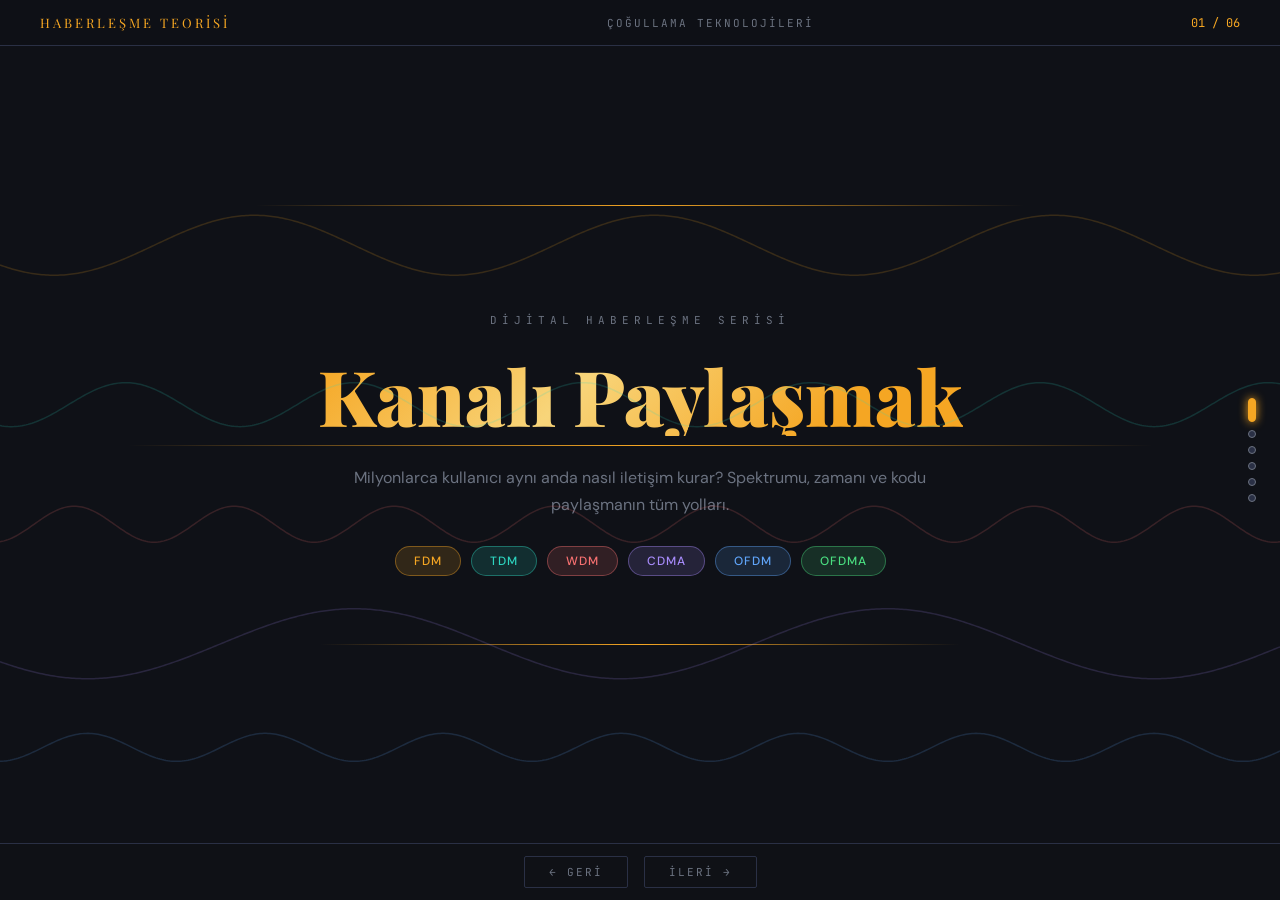
<file: cogullama_teknolojileri.html>
<!DOCTYPE html>
<html lang="tr">
<head>
<meta charset="UTF-8">
<meta name="viewport" content="width=device-width, initial-scale=1.0">
<title>Çoğullama Teknolojileri</title>
<link rel="preconnect" href="https://fonts.googleapis.com">
<link href="https://fonts.googleapis.com/css2?family=Playfair+Display:wght@700;900&family=DM+Sans:wght@300;400;500;600&family=JetBrains+Mono:wght@400;600&display=swap" rel="stylesheet">
<style>
:root {
  --bg: #0f1117;
  --surface: #171b26;
  --surface2: #1e2436;
  --amber: #f5a623;
  --amber-dim: #c4831a;
  --teal: #2dd4bf;
  --coral: #f87171;
  --blue: #60a5fa;
  --violet: #a78bfa;
  --green: #4ade80;
  --text: #e8eaf0;
  --muted: #6b7280;
  --border: #2a3045;
}
* { margin:0; padding:0; box-sizing:border-box; }
html, body { height:100%; overflow:hidden; background:var(--bg); color:var(--text); font-family:'DM Sans', sans-serif; }

/* ── SLIDE ENGINE ── */
.slides { width:100vw; height:100vh; position:relative; overflow:hidden; }
.slide {
  position:absolute; inset:0;
  display:flex; flex-direction:column;
  opacity:0; pointer-events:none;
  transition:opacity .6s ease, transform .6s ease;
  transform:translateY(30px);
}
.slide.active { opacity:1; pointer-events:all; transform:translateY(0); }
.slide.exit   { opacity:0; transform:translateY(-30px); }

/* ── HEADER ── */
.top-bar {
  display:flex; align-items:center; justify-content:space-between;
  padding:14px 40px;
  border-bottom:1px solid var(--border);
  background:rgba(15,17,23,.95);
  backdrop-filter:blur(10px);
  flex-shrink:0; z-index:10; position:relative;
}
.brand {
  font-family:'Playfair Display', serif;
  font-size:13px; letter-spacing:3px; color:var(--amber);
  text-transform:uppercase;
}
.slide-label {
  font-family:'JetBrains Mono', monospace;
  font-size:11px; color:var(--muted); letter-spacing:2px;
}
.slide-num {
  font-family:'JetBrains Mono', monospace;
  font-size:12px; color:var(--amber);
}

/* ── CONTENT ── */
.content { flex:1; overflow:hidden; position:relative; }

/* ── PROGRESS DOTS ── */
.prog-dots {
  position:fixed; right:24px; top:50%; transform:translateY(-50%);
  display:flex; flex-direction:column; gap:8px; z-index:100;
}
.pdot {
  width:8px; height:8px; border-radius:50%;
  background:var(--border); border:1px solid var(--muted);
  cursor:pointer; transition:all .3s;
}
.pdot.on { background:var(--amber); box-shadow:0 0 10px var(--amber); border-color:var(--amber); height:24px; border-radius:4px; }

/* ── NAV ── */
.nav-row {
  display:flex; align-items:center; justify-content:center; gap:16px;
  padding:12px; border-top:1px solid var(--border); flex-shrink:0;
  background:rgba(15,17,23,.95);
}
.nbtn {
  font-family:'JetBrains Mono', monospace; font-size:11px; letter-spacing:2px;
  padding:8px 24px; background:transparent; border:1px solid var(--border);
  color:var(--muted); cursor:pointer; border-radius:2px; transition:all .2s;
}
.nbtn:hover { border-color:var(--amber); color:var(--amber); background:rgba(245,166,35,.06); }

/* ═══════════════════════════════════════════
   SLIDE 1 — TITLE
═══════════════════════════════════════════ */
#s1 { background:var(--bg); }
.s1-inner {
  height:100%; display:flex; flex-direction:column;
  align-items:center; justify-content:center; gap:28px;
  padding:40px; text-align:center; position:relative; overflow:hidden;
}
.s1-bg {
  position:absolute; inset:0; overflow:hidden; pointer-events:none;
}
.s1-line {
  position:absolute; height:1px; background:linear-gradient(90deg, transparent, var(--amber), transparent);
  animation:lineSweep 4s ease-in-out infinite;
}
@keyframes lineSweep { 0%,100%{transform:scaleX(0);opacity:0} 50%{transform:scaleX(1);opacity:.6} }

.s1-tagline {
  font-family:'JetBrains Mono',monospace; font-size:11px; letter-spacing:5px;
  color:var(--muted); text-transform:uppercase;
  animation:fadeIn .8s ease .2s both;
}
.s1-title {
  font-family:'Playfair Display', serif; font-weight:900;
  font-size:clamp(40px, 6vw, 80px); line-height:1.05;
  background:linear-gradient(135deg, #f5a623 0%, #f8d57a 40%, #f5a623 80%);
  -webkit-background-clip:text; -webkit-text-fill-color:transparent;
  animation:fadeIn .8s ease .4s both;
}
.s1-sub {
  font-size:16px; color:var(--muted); max-width:600px; line-height:1.7;
  animation:fadeIn .8s ease .6s both;
}
@keyframes fadeIn { from{opacity:0;transform:translateY(20px)} to{opacity:1;transform:none} }

.topic-pills {
  display:flex; gap:10px; flex-wrap:wrap; justify-content:center;
  animation:fadeIn .8s ease .8s both;
}
.pill {
  padding:6px 18px; border-radius:100px; font-size:12px; font-weight:500;
  letter-spacing:1px;
}
.pill-fdm { background:rgba(245,166,35,.15); border:1px solid rgba(245,166,35,.4); color:var(--amber); }
.pill-tdm { background:rgba(45,212,191,.15); border:1px solid rgba(45,212,191,.4); color:var(--teal); }
.pill-wdm { background:rgba(248,113,113,.15); border:1px solid rgba(248,113,113,.4); color:var(--coral); }
.pill-cdma { background:rgba(167,139,250,.15); border:1px solid rgba(167,139,250,.4); color:var(--violet); }
.pill-ofdm { background:rgba(96,165,250,.15); border:1px solid rgba(96,165,250,.4); color:var(--blue); }
.pill-ofdma { background:rgba(74,222,128,.15); border:1px solid rgba(74,222,128,.4); color:var(--green); }

/* ═══════════════════════════════════════════
   SLIDE 2 — FDM / TDM / WDM
═══════════════════════════════════════════ */
#s2 .content { display:flex; flex-direction:column; }
.s2-grid {
  display:grid; grid-template-columns:1fr 1fr 1fr; gap:1px;
  background:var(--border); flex:1; overflow:hidden;
}
.mux-card {
  background:var(--bg); padding:28px 24px;
  display:flex; flex-direction:column; gap:14px; overflow:hidden;
  transition:background .3s;
}
.mux-card:hover { background:var(--surface); }
.mux-tag {
  font-family:'JetBrains Mono',monospace; font-size:10px; letter-spacing:3px;
  padding:4px 12px; border-radius:2px; width:fit-content;
}
.mux-heading {
  font-family:'Playfair Display',serif; font-size:22px; font-weight:700; line-height:1.2;
}
.mux-body { font-size:13px; color:var(--muted); line-height:1.7; flex:1; }
.mux-canvas-wrap { flex:1; min-height:0; max-height:160px; position:relative; }
.mux-canvas-wrap canvas { width:100%; height:100%; position:absolute; inset:0; }

.fdm-col { border-top:3px solid var(--amber); }
.fdm-col .mux-tag { background:rgba(245,166,35,.12); color:var(--amber); border:1px solid rgba(245,166,35,.3); }
.fdm-col .mux-heading { color:var(--amber); }

.tdm-col { border-top:3px solid var(--teal); }
.tdm-col .mux-tag { background:rgba(45,212,191,.12); color:var(--teal); border:1px solid rgba(45,212,191,.3); }
.tdm-col .mux-heading { color:var(--teal); }

.wdm-col { border-top:3px solid var(--coral); }
.wdm-col .mux-tag { background:rgba(248,113,113,.12); color:var(--coral); border:1px solid rgba(248,113,113,.3); }
.wdm-col .mux-heading { color:var(--coral); }

.mux-specs { display:flex; flex-direction:column; gap:4px; }
.spec-item { display:flex; justify-content:space-between; font-size:11px; color:var(--muted); padding:4px 0; border-bottom:1px solid var(--border); }
.spec-val { color:var(--text); font-weight:500; }

/* ═══════════════════════════════════════════
   SLIDE 3 — CDMA
═══════════════════════════════════════════ */
#s3 .content { display:flex; gap:1px; background:var(--border); overflow:hidden; }
.cdma-left {
  width:300px; flex-shrink:0; background:var(--bg); padding:28px 24px;
  display:flex; flex-direction:column; gap:20px; overflow-y:auto;
}
.cdma-right { flex:1; background:var(--bg); display:flex; flex-direction:column; overflow:hidden; }

.sec-title {
  font-family:'Playfair Display',serif; font-size:26px; font-weight:700;
  color:var(--violet);
}
.sec-sub { font-size:13px; color:var(--muted); line-height:1.7; }

.analogy-box {
  background:var(--surface); border:1px solid var(--border); border-radius:6px;
  padding:14px; font-size:12px; color:var(--muted); line-height:1.8;
  border-left:3px solid var(--violet);
}

.cdma-top { flex:1; display:grid; grid-template-columns:1fr 1fr 1fr; gap:1px; background:var(--border); overflow:hidden; }
.cdma-cell { background:var(--bg); display:flex; flex-direction:column; overflow:hidden; }
.cdma-cell-head {
  padding:10px 16px; border-bottom:1px solid var(--border);
  font-family:'JetBrains Mono',monospace; font-size:11px; letter-spacing:3px;
  display:flex; align-items:center; gap:8px;
}
.cdma-cell-canvas { flex:1; position:relative; min-height:0; }
.cdma-cell-canvas canvas { position:absolute; inset:0; width:100%; height:100%; }

.cdma-bottom { height:120px; flex-shrink:0; border-top:1px solid var(--border); display:flex; align-items:center; padding:0 24px; gap:32px; }
.mekanik-title { font-family:'Playfair Display',serif; font-size:14px; color:var(--violet); width:80px; flex-shrink:0; }
.mekanik-text { font-size:12px; color:var(--muted); line-height:1.7; flex:1; }
.mekanik-text strong { color:var(--text); }

/* ═══════════════════════════════════════════
   SLIDE 4 — OFDM
═══════════════════════════════════════════ */
#s4 .content { display:flex; gap:1px; background:var(--border); overflow:hidden; }
.ofdm-left { width:280px; flex-shrink:0; background:var(--bg); padding:28px 24px; display:flex; flex-direction:column; gap:18px; overflow-y:auto; }
.ofdm-right { flex:1; background:var(--bg); display:flex; flex-direction:column; overflow:hidden; }

.ofdm-main-canvas { flex:1; position:relative; min-height:0; }
.ofdm-main-canvas canvas { position:absolute; inset:0; width:100%; height:100%; }

.ortho-box {
  background:var(--surface); border-left:3px solid var(--blue);
  border-radius:0 4px 4px 0; padding:12px; font-size:12px; line-height:1.7; color:var(--muted);
}
.ortho-box strong { color:var(--blue); }
.superguc-box {
  background:var(--surface); border-left:3px solid var(--green);
  border-radius:0 4px 4px 0; padding:12px; font-size:12px; line-height:1.7; color:var(--muted);
}
.superguc-box strong { color:var(--green); }

.ofdm-bottom {
  height:100px; flex-shrink:0; border-top:1px solid var(--border);
  display:flex; align-items:stretch; overflow:hidden;
}
.ofdm-stat {
  flex:1; display:flex; flex-direction:column; align-items:center; justify-content:center;
  border-right:1px solid var(--border); gap:4px;
}
.ofdm-stat:last-child { border-right:none; }
.ostat-num { font-family:'Playfair Display',serif; font-size:28px; font-weight:700; }
.ostat-lbl { font-size:11px; color:var(--muted); letter-spacing:1px; text-align:center; padding:0 8px; }

/* ═══════════════════════════════════════════
   SLIDE 5 — OFDMA
═══════════════════════════════════════════ */
#s5 .content { display:flex; gap:1px; background:var(--border); overflow:hidden; }
.ofdma-left { width:280px; flex-shrink:0; background:var(--bg); padding:28px 24px; display:flex; flex-direction:column; gap:18px; overflow-y:auto; }
.ofdma-right { flex:1; background:var(--bg); display:flex; flex-direction:column; overflow:hidden; }

.diff-box {
  background:var(--surface); border:1px solid var(--border); border-radius:6px; overflow:hidden;
}
.diff-row {
  display:flex; padding:10px 12px; gap:10px; border-bottom:1px solid var(--border);
  font-size:12px; align-items:flex-start;
}
.diff-row:last-child { border-bottom:none; }
.diff-tag {
  font-family:'JetBrains Mono',monospace; font-size:9px; letter-spacing:2px;
  padding:2px 8px; border-radius:2px; flex-shrink:0; margin-top:2px;
}
.diff-desc { color:var(--muted); line-height:1.6; }

.ofdma-canvas-area { flex:1; display:flex; flex-direction:column; overflow:hidden; }
.ofdma-top { flex:1; position:relative; }
.ofdma-top canvas { position:absolute; inset:0; width:100%; height:100%; }
.ofdma-legend {
  height:80px; flex-shrink:0; border-top:1px solid var(--border);
  display:flex; align-items:center; padding:0 24px; gap:24px;
}
.leg-item { display:flex; align-items:center; gap:8px; font-size:12px; color:var(--muted); }
.leg-dot { width:14px; height:14px; border-radius:3px; }

/* ═══════════════════════════════════════════
   SLIDE 6 — COMPARISON TABLE
═══════════════════════════════════════════ */
#s6 .content { padding:20px 32px; overflow-y:auto; }
.comp-title { font-family:'Playfair Display',serif; font-size:24px; font-weight:700; color:var(--amber); margin-bottom:16px; }
.comp-table { width:100%; border-collapse:collapse; font-size:13px; }
.comp-table thead tr { border-bottom:2px solid var(--amber); }
.comp-table th { padding:10px 14px; text-align:left; font-family:'JetBrains Mono',monospace; font-size:10px; letter-spacing:2px; color:var(--muted); font-weight:400; }
.comp-table td { padding:10px 14px; border-bottom:1px solid var(--border); vertical-align:middle; }
.comp-table tr:hover td { background:var(--surface); }
.tech-badge {
  font-family:'JetBrains Mono',monospace; font-size:11px; font-weight:600;
  padding:4px 10px; border-radius:3px; display:inline-block;
}
.bar-wrap { background:var(--surface); border-radius:100px; overflow:hidden; height:8px; width:120px; }
.bar-fill { height:100%; border-radius:100px; }
.tag-good { color:var(--green); font-size:11px; }
.tag-med  { color:var(--amber); font-size:11px; }
.tag-bad  { color:var(--coral); font-size:11px; }
</style>
</head>
<body>

<!-- PROGRESS DOTS -->
<div class="prog-dots" id="prog-dots"></div>

<!-- ════════════════════════════════════════
     SLIDE 1 — TITLE
════════════════════════════════════════ -->
<div class="slides">
<div class="slide active" id="s1">
  <div class="top-bar">
    <div class="brand">Haberleşme Teorisi</div>
    <div class="slide-label">ÇOĞULLAMA TEKNOLOJİLERİ</div>
    <div class="slide-num">01 / 06</div>
  </div>
  <div class="content">
    <div class="s1-inner">
      <div class="s1-bg">
        <div class="s1-line" style="top:20%;width:60%;left:20%;animation-delay:0s"></div>
        <div class="s1-line" style="top:50%;width:80%;left:10%;animation-delay:1.3s"></div>
        <div class="s1-line" style="top:75%;width:50%;left:25%;animation-delay:2.6s"></div>
      </div>
      <div class="s1-tagline">Dijital Haberleşme Serisi</div>
      <div class="s1-title">Kanalı Paylaşmak</div>
      <div class="s1-sub">Milyonlarca kullanıcı aynı anda nasıl iletişim kurar? Spektrumu, zamanı ve kodu paylaşmanın tüm yolları.</div>
      <div class="topic-pills">
        <div class="pill pill-fdm">FDM</div>
        <div class="pill pill-tdm">TDM</div>
        <div class="pill pill-wdm">WDM</div>
        <div class="pill pill-cdma">CDMA</div>
        <div class="pill pill-ofdm">OFDM</div>
        <div class="pill pill-ofdma">OFDMA</div>
      </div>
      <canvas id="s1-canvas" style="position:absolute;inset:0;width:100%;height:100%;pointer-events:none;opacity:.35;"></canvas>
    </div>
  </div>
  <div class="nav-row">
    <button class="nbtn" onclick="prev()">← GERİ</button>
    <button class="nbtn" onclick="next()">İLERİ →</button>
  </div>
</div>

<!-- ════════════════════════════════════════
     SLIDE 2 — FDM / TDM / WDM
════════════════════════════════════════ -->
<div class="slide" id="s2">
  <div class="top-bar">
    <div class="brand">Haberleşme Teorisi</div>
    <div class="slide-label">KLASIK ÇOĞULLAMA</div>
    <div class="slide-num">02 / 06</div>
  </div>
  <div class="content">
    <div class="s2-grid">
      <!-- FDM -->
      <div class="mux-card fdm-col">
        <div class="mux-tag">FDM</div>
        <div class="mux-heading">Frekans Bölmeli Çoğullama</div>
        <div class="mux-body">Spektrum farklı frekans bantlarına ayrılır. Her kullanıcıya özel bir frekans kanalı tahsis edilir. Geleneksel radyo ve TV yayıncılığında kullanılır.</div>
        <div class="mux-canvas-wrap"><canvas id="fdm-canvas"></canvas></div>
        <div class="mux-specs">
          <div class="spec-item"><span>Yöntem</span><span class="spec-val">Frekans tahsisi</span></div>
          <div class="spec-item"><span>Uygulama</span><span class="spec-val">Radyo, TV, ADSL</span></div>
          <div class="spec-item"><span>Koruma</span><span class="spec-val">Guard band</span></div>
        </div>
      </div>
      <!-- TDM -->
      <div class="mux-card tdm-col">
        <div class="mux-tag">TDM</div>
        <div class="mux-heading">Zaman Bölmeli Çoğullama</div>
        <div class="mux-body">Aynı frekans kanalı kullanıcılara milisaniyelik zaman dilimleri atanarak paylaştırılır. GSM 2G standartlarının temelini oluşturur.</div>
        <div class="mux-canvas-wrap"><canvas id="tdm-canvas"></canvas></div>
        <div class="mux-specs">
          <div class="spec-item"><span>Yöntem</span><span class="spec-val">Zaman dilimi</span></div>
          <div class="spec-item"><span>Uygulama</span><span class="spec-val">GSM, T1/E1</span></div>
          <div class="spec-item"><span>Senkronizasyon</span><span class="spec-val">Gerekli</span></div>
        </div>
      </div>
      <!-- WDM -->
      <div class="mux-card wdm-col">
        <div class="mux-tag">WDM</div>
        <div class="mux-heading">Dalga Boyu Bölmeli Çoğullama</div>
        <div class="mux-body">Fiber optik kablo üzerinde farklı ışık renkleri (dalga boyları) eş zamanlı iletilir. DWDM ile tek fiberde 80+ kanal taşınabilir.</div>
        <div class="mux-canvas-wrap"><canvas id="wdm-canvas"></canvas></div>
        <div class="mux-specs">
          <div class="spec-item"><span>Yöntem</span><span class="spec-val">Dalga boyu</span></div>
          <div class="spec-item"><span>Uygulama</span><span class="spec-val">Fiber optik</span></div>
          <div class="spec-item"><span>DWDM kanal</span><span class="spec-val">80+ kanal/fiber</span></div>
        </div>
      </div>
    </div>
  </div>
  <div class="nav-row">
    <button class="nbtn" onclick="prev()">← GERİ</button>
    <button class="nbtn" onclick="next()">İLERİ →</button>
  </div>
</div>

<!-- ════════════════════════════════════════
     SLIDE 3 — CDMA
════════════════════════════════════════ -->
<div class="slide" id="s3">
  <div class="top-bar">
    <div class="brand">Haberleşme Teorisi</div>
    <div class="slide-label">KOD BÖLMELİ ÇOKLU ERİŞİM</div>
    <div class="slide-num">03 / 06</div>
  </div>
  <div class="content">
    <div class="cdma-left">
      <div class="sec-title">CDMA</div>
      <div class="sec-sub">Herkes aynı anda, aynı frekansta konuşur. Peki girişim nasıl engellenir?</div>
      <div class="analogy-box">
        <strong style="color:var(--violet)">Oda Analojisi:</strong><br>
        Odada 10 kişi var. Herkes aynı anda konuşuyor. Ancak bazıları İspanyolca, bazıları Çince konuşuyor. Sadece kendi dilinizi anlarsınız — diğerleri gürültüdür.
      </div>
      <div class="sec-sub" style="color:var(--text); font-weight:500">Matematiksel Temel</div>
      <div class="sec-sub">Her vericiye <strong style="color:var(--violet)">ortogonal (birbirine dik)</strong> benzersiz bir yayma kodu (vektör) atanır. Alıcı sadece kendi koduyla eşleşen veriyi <strong style="color:var(--violet)">nokta çarpımı</strong> ile filtreler.</div>
    </div>
    <div class="cdma-right">
      <div class="cdma-top">
        <div class="cdma-cell">
          <div class="cdma-cell-head" style="color:var(--blue)"><span style="width:8px;height:8px;border-radius:50%;background:var(--blue);display:inline-block"></span>FDMA</div>
          <div class="cdma-cell-canvas"><canvas id="fdma-c"></canvas></div>
        </div>
        <div class="cdma-cell">
          <div class="cdma-cell-head" style="color:var(--teal)"><span style="width:8px;height:8px;border-radius:50%;background:var(--teal);display:inline-block"></span>TDMA</div>
          <div class="cdma-cell-canvas"><canvas id="tdma-c"></canvas></div>
        </div>
        <div class="cdma-cell">
          <div class="cdma-cell-head" style="color:var(--violet)"><span style="width:8px;height:8px;border-radius:50%;background:var(--violet);display:inline-block"></span>CDMA</div>
          <div class="cdma-cell-canvas"><canvas id="cdma-c"></canvas></div>
        </div>
      </div>
      <div class="cdma-bottom">
        <div class="mekanik-title">Mekanik</div>
        <div class="mekanik-text">
          Her vericiye <strong>ortogonal chip kodu</strong> atanır.
          Alıcı sadece <strong>kendi şifresiyle eşleşen</strong> veriyi (nokta çarpımı ile) filtreler.
          Diğer sinyaller matematiksel olarak sıfıra yaklaşır.
          3G (WCDMA) altyapısının temelidir.
        </div>
      </div>
    </div>
  </div>
  <div class="nav-row">
    <button class="nbtn" onclick="prev()">← GERİ</button>
    <button class="nbtn" onclick="next()">İLERİ →</button>
  </div>
</div>

<!-- ════════════════════════════════════════
     SLIDE 4 — OFDM
════════════════════════════════════════ -->
<div class="slide" id="s4">
  <div class="top-bar">
    <div class="brand">Haberleşme Teorisi</div>
    <div class="slide-label">DİK FREKANS BÖLMELİ ÇOĞULLAMA</div>
    <div class="slide-num">04 / 06</div>
  </div>
  <div class="content">
    <div class="ofdm-left">
      <div class="sec-title" style="color:var(--blue)">OFDM</div>
      <div class="sec-sub">Tek bir çok hızlı taşıyıcı yerine, veriyi yüzlerce yavaş alt taşıyıcıya böler ve paralel gönderir.</div>
      <div class="ortho-box">
        <strong>Diklik (Orthogonality):</strong> Alt taşıyıcılar matematiksel olarak birbirine dik. Yan yana sıkıştırılabilir, girişim yapmazlar. FDM'deki koruma bantlarına gerek yok.
      </div>
      <div class="superguc-box">
        <strong>Süper Güç:</strong> Çoklu yol gecikmelerine (multipath fading) ve frekans seçici sönümlenmelere karşı inanılmaz direnç. QAM ile birleşince devasa veri hızları sağlar.
      </div>
    </div>
    <div class="ofdm-right">
      <div class="ofdm-main-canvas"><canvas id="ofdm-main"></canvas></div>
      <div class="ofdm-bottom">
        <div class="ofdm-stat">
          <div class="ostat-num" style="color:var(--blue)">1000+</div>
          <div class="ostat-lbl">Alt Taşıyıcı (LTE)</div>
        </div>
        <div class="ofdm-stat">
          <div class="ostat-num" style="color:var(--green)">%100</div>
          <div class="ostat-lbl">Spektral Verimlilik</div>
        </div>
        <div class="ofdm-stat">
          <div class="ostat-num" style="color:var(--teal)">CP</div>
          <div class="ostat-lbl">Cyclic Prefix ile ISI Koruması</div>
        </div>
        <div class="ofdm-stat">
          <div class="ostat-num" style="color:var(--violet)">IFFT</div>
          <div class="ostat-lbl">Ters FFT ile Modülasyon</div>
        </div>
      </div>
    </div>
  </div>
  <div class="nav-row">
    <button class="nbtn" onclick="prev()">← GERİ</button>
    <button class="nbtn" onclick="next()">İLERİ →</button>
  </div>
</div>

<!-- ════════════════════════════════════════
     SLIDE 5 — OFDMA
════════════════════════════════════════ -->
<div class="slide" id="s5">
  <div class="top-bar">
    <div class="brand">Haberleşme Teorisi</div>
    <div class="slide-label">ÇOKLU KULLANICI ÇAĞI</div>
    <div class="slide-num">05 / 06</div>
  </div>
  <div class="content">
    <div class="ofdma-left">
      <div class="sec-title" style="color:var(--green)">OFDMA</div>
      <div class="sec-sub">Wi-Fi 6 ve 5G'nin arkasındaki güç. OFDM'i çok kullanıcılı sisteme dönüştürür.</div>
      <div class="diff-box">
        <div class="diff-row">
          <div class="diff-tag" style="background:rgba(96,165,250,.15);color:var(--blue);border:1px solid rgba(96,165,250,.3)">OFDM</div>
          <div class="diff-desc">Tüm alt taşıyıcılar belirli bir zaman diliminde tek bir kullanıcıya tahsis edilir.</div>
        </div>
        <div class="diff-row">
          <div class="diff-tag" style="background:rgba(74,222,128,.15);color:var(--green);border:1px solid rgba(74,222,128,.3)">OFDMA</div>
          <div class="diff-desc">Alt taşıyıcılar <strong style="color:var(--text)">Resource Block</strong>'lara ayrılır. Farklı kullanıcılar eş zamanlı farklı bloklara hizmet alır.</div>
        </div>
      </div>
      <div class="sec-sub" style="color:var(--text); font-size:12px; line-height:1.8">
        ✦ Daha düşük gecikme (latency)<br>
        ✦ Adil bant genişliği paylaşımı<br>
        ✦ Yüksek yoğunluklu ortamlarda üstün performans<br>
        ✦ Wi-Fi 6 (802.11ax) ve 5G NR standardı
      </div>
    </div>
    <div class="ofdma-right">
      <div class="ofdma-canvas-area">
        <div class="ofdma-top"><canvas id="ofdma-canvas"></canvas></div>
        <div class="ofdma-legend">
          <div style="font-size:11px;color:var(--muted);margin-right:8px;font-family:'JetBrains Mono',monospace;letter-spacing:2px">KULLANICI:</div>
          <div class="leg-item"><div class="leg-dot" style="background:#60a5fa"></div>Kullanıcı A</div>
          <div class="leg-item"><div class="leg-dot" style="background:#4ade80"></div>Kullanıcı B</div>
          <div class="leg-item"><div class="leg-dot" style="background:#f59e0b"></div>Kullanıcı C</div>
          <div class="leg-item"><div class="leg-dot" style="background:#f87171"></div>Kullanıcı D</div>
          <div class="leg-item"><div class="leg-dot" style="background:#a78bfa"></div>Kullanıcı E</div>
        </div>
      </div>
    </div>
  </div>
  <div class="nav-row">
    <button class="nbtn" onclick="prev()">← GERİ</button>
    <button class="nbtn" onclick="next()">İLERİ →</button>
  </div>
</div>

<!-- ════════════════════════════════════════
     SLIDE 6 — COMPARISON
════════════════════════════════════════ -->
<div class="slide" id="s6">
  <div class="top-bar">
    <div class="brand">Haberleşme Teorisi</div>
    <div class="slide-label">KARŞILAŞTIRMALI ANALİZ</div>
    <div class="slide-num">06 / 06</div>
  </div>
  <div class="content" style="padding:20px 36px; overflow-y:auto;">
    <div class="comp-title">Teknoloji Karşılaştırması</div>
    <table class="comp-table">
      <thead>
        <tr>
          <th>TEKNOLOJİ</th>
          <th>KAYNAK PAYLAŞIMI</th>
          <th>SPEKTRAL VERİMLİLİK</th>
          <th>GÜRÜLTÜ BAĞIŞIKLIĞI</th>
          <th>GECIKME</th>
          <th>TEMEL UYGULAMA</th>
        </tr>
      </thead>
      <tbody>
        <tr>
          <td><span class="tech-badge" style="background:rgba(245,166,35,.15);color:var(--amber);border:1px solid rgba(245,166,35,.3)">FDM</span></td>
          <td>Frekans bantları</td>
          <td><div class="bar-wrap"><div class="bar-fill" style="width:35%;background:var(--amber)"></div></div></td>
          <td><span class="tag-med">▲ Orta</span></td>
          <td><span class="tag-good">● Düşük</span></td>
          <td style="color:var(--muted)">AM/FM Radyo, TV, ADSL</td>
        </tr>
        <tr>
          <td><span class="tech-badge" style="background:rgba(45,212,191,.15);color:var(--teal);border:1px solid rgba(45,212,191,.3)">TDM</span></td>
          <td>Zaman dilimleri</td>
          <td><div class="bar-wrap"><div class="bar-fill" style="width:45%;background:var(--teal)"></div></div></td>
          <td><span class="tag-med">▲ Orta</span></td>
          <td><span class="tag-good">● Düşük</span></td>
          <td style="color:var(--muted)">GSM (2G), T1/E1 hatları</td>
        </tr>
        <tr>
          <td><span class="tech-badge" style="background:rgba(248,113,113,.15);color:var(--coral);border:1px solid rgba(248,113,113,.3)">WDM</span></td>
          <td>Dalga boyları</td>
          <td><div class="bar-wrap"><div class="bar-fill" style="width:90%;background:var(--coral)"></div></div></td>
          <td><span class="tag-good">✓ Yüksek</span></td>
          <td><span class="tag-good">● Çok Düşük</span></td>
          <td style="color:var(--muted)">Fiber optik backbone</td>
        </tr>
        <tr>
          <td><span class="tech-badge" style="background:rgba(167,139,250,.15);color:var(--violet);border:1px solid rgba(167,139,250,.3)">CDMA</span></td>
          <td>Yayma kodları</td>
          <td><div class="bar-wrap"><div class="bar-fill" style="width:60%;background:var(--violet)"></div></div></td>
          <td><span class="tag-good">✓ Çok Yüksek</span></td>
          <td><span class="tag-med">▲ Orta</span></td>
          <td style="color:var(--muted)">3G (WCDMA, CDMA2000)</td>
        </tr>
        <tr>
          <td><span class="tech-badge" style="background:rgba(96,165,250,.15);color:var(--blue);border:1px solid rgba(96,165,250,.3)">OFDM</span></td>
          <td>Ortogonal alt taşıyıcı</td>
          <td><div class="bar-wrap"><div class="bar-fill" style="width:85%;background:var(--blue)"></div></div></td>
          <td><span class="tag-good">✓ Çok Yüksek</span></td>
          <td><span class="tag-good">● Düşük</span></td>
          <td style="color:var(--muted)">LTE (4G), Wi-Fi 5, DVB-T</td>
        </tr>
        <tr>
          <td><span class="tech-badge" style="background:rgba(74,222,128,.15);color:var(--green);border:1px solid rgba(74,222,128,.3)">OFDMA</span></td>
          <td>Resource Blocks</td>
          <td><div class="bar-wrap"><div class="bar-fill" style="width:98%;background:var(--green)"></div></div></td>
          <td><span class="tag-good">✓ En Yüksek</span></td>
          <td><span class="tag-good">● Çok Düşük</span></td>
          <td style="color:var(--muted)">5G NR, Wi-Fi 6 (802.11ax)</td>
        </tr>
      </tbody>
    </table>
  </div>
  <div class="nav-row">
    <button class="nbtn" onclick="prev()">← GERİ</button>
    <button class="nbtn" onclick="next()">İLERİ →</button>
  </div>
</div>
</div><!-- .slides -->

<script>
// ── SLIDE MANAGEMENT ─────────────────────────────────────────────────────────
const TOTAL = 6;
let cur = 1;
const slides = () => Array.from(document.querySelectorAll('.slide'));

function buildDots() {
  const c = document.getElementById('prog-dots');
  c.innerHTML = '';
  for (let i = 1; i <= TOTAL; i++) {
    const d = document.createElement('div');
    d.className = 'pdot' + (i === cur ? ' on' : '');
    d.onclick = () => goTo(i);
    c.appendChild(d);
  }
}
function goTo(n) {
  document.getElementById('s'+cur).classList.remove('active');
  cur = Math.max(1, Math.min(TOTAL, n));
  document.getElementById('s'+cur).classList.add('active');
  buildDots();
  triggerSlideAnim(cur);
}
function next() { goTo(cur+1); }
function prev() { goTo(cur-1); }
document.addEventListener('keydown', e => {
  if (e.key==='ArrowRight'||e.key===' ') next();
  if (e.key==='ArrowLeft') prev();
});
buildDots();

// ── HELPERS ──────────────────────────────────────────────────────────────────
function initCanvas(id) {
  const el = document.getElementById(id);
  if (!el) return null;
  const r = el.parentElement.getBoundingClientRect();
  el.width = r.width || el.offsetWidth;
  el.height = r.height || el.offsetHeight;
  return el;
}
function bg(ctx,w,h) {
  ctx.fillStyle = 'rgba(15,17,23,0)';
  ctx.clearRect(0,0,w,h);
}
function grid(ctx,w,h,col='rgba(255,255,255,0.04)') {
  ctx.strokeStyle=col; ctx.lineWidth=1;
  for(let x=0;x<w;x+=40){ctx.beginPath();ctx.moveTo(x,0);ctx.lineTo(x,h);ctx.stroke();}
  for(let y=0;y<h;y+=40){ctx.beginPath();ctx.moveTo(0,y);ctx.lineTo(w,y);ctx.stroke();}
}

// ── SLIDE 1 CANVAS — animated waveform bands ─────────────────────────────────
let s1Anim = null;
function drawS1() {
  const el = document.getElementById('s1-canvas');
  if(!el) return;
  const r = el.parentElement.getBoundingClientRect();
  el.width = r.width; el.height = r.height;
  const ctx = el.getContext('2d');
  const W=el.width, H=el.height;
  let t = 0;
  function frame() {
    ctx.clearRect(0,0,W,H);
    const waves = [
      {f:0.8,amp:30,y:H*0.25,col:'rgba(245,166,35,'},
      {f:1.4,amp:22,y:H*0.45,col:'rgba(45,212,191,'},
      {f:2.0,amp:18,y:H*0.60,col:'rgba(248,113,113,'},
      {f:0.6,amp:35,y:H*0.75,col:'rgba(167,139,250,'},
      {f:1.8,amp:14,y:H*0.88,col:'rgba(96,165,250,'},
    ];
    waves.forEach(w => {
      ctx.beginPath();
      for(let x=0;x<=W;x+=2) {
        const y = w.y + Math.sin((x/W)*Math.PI*8*w.f + t*w.f)*w.amp;
        x===0?ctx.moveTo(x,y):ctx.lineTo(x,y);
      }
      ctx.strokeStyle = w.col+'0.5)';
      ctx.lineWidth = 1.5;
      ctx.stroke();
    });
    t += 0.015;
    s1Anim = requestAnimationFrame(frame);
  }
  frame();
}

// ── SLIDE 2: FDM ─────────────────────────────────────────────────────────────
let s2Anim = null;
function drawFDM() {
  const el = initCanvas('fdm-canvas'); if(!el) return;
  const ctx = el.getContext('2d');
  const W=el.width, H=el.height;
  let t=0;
  const chans = [
    {f:2.5,col:'#f5a623',label:'Ch1'},
    {f:4.5,col:'#fb923c',label:'Ch2'},
    {f:7.0,col:'#fcd34d',label:'Ch3'},
  ];
  function frame() {
    ctx.clearRect(0,0,W,H);
    grid(ctx,W,H,'rgba(245,166,35,0.06)');
    // center line
    ctx.strokeStyle='rgba(245,166,35,0.15)'; ctx.lineWidth=1;
    ctx.beginPath(); ctx.moveTo(0,H/2); ctx.lineTo(W,H/2); ctx.stroke();
    chans.forEach((c,i) => {
      ctx.beginPath();
      for(let x=0;x<=W;x+=2){
        const env = Math.exp(-Math.pow((x/W - (i*0.3+0.15)),2)*40);
        const y = H/2 - Math.sin(c.f*(x/W)*Math.PI*6+t)*env*H*0.35;
        x===0?ctx.moveTo(x,y):ctx.lineTo(x,y);
      }
      ctx.strokeStyle=c.col; ctx.lineWidth=1.5;
      ctx.shadowColor=c.col; ctx.shadowBlur=6;
      ctx.stroke(); ctx.shadowBlur=0;
      // label
      const lx = (i*0.3+0.15)*W;
      ctx.fillStyle=c.col; ctx.font='10px JetBrains Mono';
      ctx.textAlign='center'; ctx.fillText(c.label, lx, 14);
    });
    t += 0.04;
    if(document.getElementById('s2').classList.contains('active'))
      s2Anim = requestAnimationFrame(frame);
  }
  if(s2Anim) cancelAnimationFrame(s2Anim);
  frame();
}
function drawTDM() {
  const el = initCanvas('tdm-canvas'); if(!el) return;
  const ctx = el.getContext('2d');
  const W=el.width, H=el.height;
  let t=0;
  const users = ['#2dd4bf','#06b6d4','#67e8f9'];
  function frame() {
    ctx.clearRect(0,0,W,H);
    grid(ctx,W,H,'rgba(45,212,191,0.06)');
    ctx.strokeStyle='rgba(45,212,191,0.15)'; ctx.lineWidth=1;
    ctx.beginPath(); ctx.moveTo(0,H/2); ctx.lineTo(W,H/2); ctx.stroke();
    const slotW = W/9;
    for(let i=0;i<9;i++){
      const ui = i%3;
      const x0=i*slotW, x1=(i+1)*slotW;
      const mid=(x0+x1)/2;
      // fill slot
      ctx.fillStyle = users[ui]+'22';
      ctx.fillRect(x0+1,H*0.1,slotW-2,H*0.8);
      // waveform inside slot
      ctx.beginPath();
      for(let x=x0;x<=x1;x+=1){
        const phase = ((x-x0)/slotW)*Math.PI*4 + t*(ui+1)*0.5;
        const y = H/2 - Math.sin(phase)*H*0.3;
        x===x0?ctx.moveTo(x,y):ctx.lineTo(x,y);
      }
      ctx.strokeStyle=users[ui]; ctx.lineWidth=1.5;
      ctx.shadowColor=users[ui]; ctx.shadowBlur=5;
      ctx.stroke(); ctx.shadowBlur=0;
      // label
      ctx.fillStyle=users[ui]; ctx.font='9px JetBrains Mono';
      ctx.textAlign='center'; ctx.fillText('U'+(ui+1), mid, 14);
    }
    t += 0.04;
    if(document.getElementById('s2').classList.contains('active'))
      requestAnimationFrame(frame);
  }
  frame();
}
function drawWDM() {
  const el = initCanvas('wdm-canvas'); if(!el) return;
  const ctx = el.getContext('2d');
  const W=el.width, H=el.height;
  let t=0;
  const colors = ['#ef4444','#f97316','#eab308','#22c55e','#3b82f6','#8b5cf6'];
  function frame() {
    ctx.clearRect(0,0,W,H);
    grid(ctx,W,H,'rgba(248,113,113,0.05)');
    // fiber outline
    ctx.strokeStyle='rgba(248,113,113,0.2)'; ctx.lineWidth=2;
    ctx.beginPath(); ctx.moveTo(0,H/2-8); ctx.lineTo(W,H/2-8); ctx.stroke();
    ctx.beginPath(); ctx.moveTo(0,H/2+8); ctx.lineTo(W,H/2+8); ctx.stroke();
    // wavelengths traveling
    colors.forEach((col,i) => {
      const pos = ((t*1.2 + i/colors.length)*W) % W;
      const amp = 5;
      ctx.beginPath();
      for(let x=0;x<W;x+=1){
        const dist = Math.min(Math.abs(x-pos), W-Math.abs(x-pos));
        const env = Math.exp(-dist*dist/2500);
        const phase = (x - pos) * (0.08 + i*0.015);
        const y = H/2 + Math.sin(phase)*amp*env;
        x===0?ctx.moveTo(x,y):ctx.lineTo(x,y);
      }
      ctx.strokeStyle=col; ctx.lineWidth=2;
      ctx.shadowColor=col; ctx.shadowBlur=8;
      ctx.stroke(); ctx.shadowBlur=0;
    });
    // wavelength labels at right
    colors.forEach((col,i) => {
      ctx.fillStyle=col; ctx.font='9px JetBrains Mono';
      ctx.textAlign='right';
      ctx.fillText('λ'+(i+1), W-4, H*0.12+i*13);
    });
    t += 0.015;
    if(document.getElementById('s2').classList.contains('active'))
      requestAnimationFrame(frame);
  }
  frame();
}

// ── SLIDE 3: CDMA ─────────────────────────────────────────────────────────────
function drawFDMA3D() {
  const el = initCanvas('fdma-c'); if(!el) return;
  const ctx = el.getContext('2d');
  const W=el.width, H=el.height;
  ctx.clearRect(0,0,W,H);
  const bars = [
    {x:.15,col:'#f87171'},{x:.4,col:'#4ade80'},{x:.65,col:'#60a5fa'}
  ];
  ctx.font='9px JetBrains Mono';
  bars.forEach(b=>{
    const bw=W*0.15, bx=b.x*W-bw/2, by=H*0.12, bh=H*0.62;
    ctx.fillStyle=b.col+'44';
    ctx.strokeStyle=b.col;
    ctx.lineWidth=1.5;
    ctx.fillRect(bx,by,bw,bh);
    ctx.strokeRect(bx,by,bw,bh);
  });
  ctx.strokeStyle='rgba(255,255,255,0.2)'; ctx.lineWidth=1;
  ctx.beginPath(); ctx.moveTo(W*0.05,H*0.75); ctx.lineTo(W*0.9,H*0.75); ctx.stroke();
  ctx.fillStyle='#6b7280'; ctx.textAlign='center';
  ctx.fillText('Frequency',W/2,H*0.92);
  ctx.fillText('Time →',W*0.04,H*0.4);
}
function drawTDMA3D() {
  const el = initCanvas('tdma-c'); if(!el) return;
  const ctx = el.getContext('2d');
  const W=el.width, H=el.height;
  ctx.clearRect(0,0,W,H);
  const bars = [{y:.15,col:'#f87171'},{y:.38,col:'#4ade80'},{y:.61,col:'#2dd4bf'}];
  ctx.font='9px JetBrains Mono';
  bars.forEach(b=>{
    const bh=H*0.18, bx=W*0.12, bw=W*0.7, by=b.y*H;
    ctx.fillStyle=b.col+'44';
    ctx.strokeStyle=b.col;
    ctx.lineWidth=1.5;
    ctx.fillRect(bx,by,bw,bh);
    ctx.strokeRect(bx,by,bw,bh);
  });
  ctx.strokeStyle='rgba(255,255,255,0.2)'; ctx.lineWidth=1;
  ctx.beginPath(); ctx.moveTo(W*0.12,H*0.82); ctx.lineTo(W*0.85,H*0.82); ctx.stroke();
  ctx.fillStyle='#6b7280'; ctx.textAlign='center';
  ctx.fillText('Frequency →',W*0.5,H*0.93);
  ctx.fillText('T',W*0.04,H*0.5);
}
let cdmaT = 0, cdmaAnim = null;
function drawCDMA3D() {
  const el = initCanvas('cdma-c'); if(!el) return;
  const ctx = el.getContext('2d');
  const W=el.width, H=el.height;
  function frame(){
    ctx.clearRect(0,0,W,H);
    // 3D-ish grid of colored blocks
    const cols=['#f87171','#4ade80','#60a5fa','#fbbf24','#a78bfa','#f472b6'];
    const rows=3, c=3;
    const bw=(W-40)/c, bh=(H*0.6)/rows;
    for(let r=0;r<rows;r++){
      for(let ci=0;ci<c;ci++){
        const x=20+ci*bw, y=H*0.05+r*bh;
        const col=cols[(r*c+ci)%cols.length];
        const alpha=0.2+(Math.sin(cdmaT+(r+ci)*0.7)*0.15);
        ctx.fillStyle=col+Math.floor(alpha*255).toString(16).padStart(2,'0');
        ctx.strokeStyle=col+'88';
        ctx.lineWidth=1;
        ctx.fillRect(x+1,y+1,bw-2,bh-2);
        ctx.strokeRect(x+1,y+1,bw-2,bh-2);
      }
    }
    ctx.fillStyle='#6b7280'; ctx.font='9px JetBrains Mono'; ctx.textAlign='center';
    ctx.fillText('Frequency',W/2,H*0.88); ctx.fillText('Code →',W*0.85,H*0.5);
    cdmaT+=0.04;
    if(document.getElementById('s3').classList.contains('active'))
      cdmaAnim = requestAnimationFrame(frame);
  }
  if(cdmaAnim) cancelAnimationFrame(cdmaAnim);
  frame();
}

// ── SLIDE 4: OFDM ─────────────────────────────────────────────────────────────
let ofdmT=0, ofdmAnim=null;
function drawOFDM() {
  const el = initCanvas('ofdm-main'); if(!el) return;
  const ctx = el.getContext('2d');
  const W=el.width, H=el.height;
  const subCarriers = 18;
  const colors = ['#60a5fa','#2dd4bf','#4ade80','#f59e0b','#f87171','#a78bfa'];
  function frame() {
    ctx.clearRect(0,0,W,H);
    grid(ctx,W,H,'rgba(96,165,250,0.04)');
    // center axis
    ctx.strokeStyle='rgba(96,165,250,0.15)'; ctx.lineWidth=1;
    ctx.beginPath(); ctx.moveTo(0,H*0.7); ctx.lineTo(W,H*0.7); ctx.stroke();
    // draw each sub-carrier
    for(let i=0;i<subCarriers;i++){
      const freq = (i+1) * 0.9;
      const col = colors[i%colors.length];
      const phase = i*0.7 + ofdmT*(0.3+i*0.02);
      ctx.beginPath();
      for(let x=0;x<=W;x+=2){
        const t2 = x/W;
        const amp = 35 * (1+Math.sin(ofdmT*0.3+i)*0.2);
        const y = H*0.7 - Math.cos(freq * t2 * Math.PI * 2 + phase) * amp;
        x===0?ctx.moveTo(x,y):ctx.lineTo(x,y);
      }
      ctx.strokeStyle = col;
      ctx.lineWidth = 1.2;
      ctx.globalAlpha = 0.7;
      ctx.shadowColor = col; ctx.shadowBlur = 4;
      ctx.stroke(); ctx.shadowBlur=0;
      ctx.globalAlpha = 1;
    }
    // SUM signal
    ctx.beginPath();
    for(let x=0;x<=W;x+=1){
      const t2=x/W;
      let sum=0;
      for(let i=0;i<subCarriers;i++){
        sum += Math.cos((i+1)*0.9*t2*Math.PI*2 + i*0.7+ofdmT*(0.3+i*0.02)) * 6;
      }
      const y = H*0.28 + sum;
      x===0?ctx.moveTo(x,y):ctx.lineTo(x,y);
    }
    ctx.strokeStyle='#ffffff'; ctx.lineWidth=1.5; ctx.globalAlpha=0.5;
    ctx.stroke(); ctx.globalAlpha=1;
    // Labels
    ctx.fillStyle='rgba(96,165,250,0.7)'; ctx.font='10px JetBrains Mono';
    ctx.textAlign='left'; ctx.fillText('SUM (OFDM çıkış)', 12, H*0.16);
    ctx.fillStyle='rgba(255,255,255,0.4)'; ctx.fillText('↑ Alt taşıyıcılar (her biri diklik koşulunu sağlar)', 12, H*0.58);
    ofdmT += 0.03;
    if(document.getElementById('s4').classList.contains('active'))
      ofdmAnim = requestAnimationFrame(frame);
  }
  if(ofdmAnim) cancelAnimationFrame(ofdmAnim);
  frame();
}

// ── SLIDE 5: OFDMA ───────────────────────────────────────────────────────────
let ofdmaT=0, ofdmaAnim=null;
function drawOFDMA() {
  const el = initCanvas('ofdma-canvas'); if(!el) return;
  const ctx = el.getContext('2d');
  const W=el.width, H=el.height;
  const users=['#60a5fa','#4ade80','#f59e0b','#f87171','#a78bfa'];
  const unames=['A','B','C','D','E'];
  const timeSlots=8, freqBands=10;
  // Resource block assignment (random but deterministic)
  const rbs=[];
  const seed=[[0,0],[0,2],[0,5],[0,7],[1,1],[1,3],[1,6],[2,0],[2,4],[2,7],
              [3,2],[3,5],[3,8],[4,1],[4,3],[4,6],[5,0],[5,4],[5,9],[6,2],
              [6,5],[6,7],[7,1],[7,3],[7,6],[7,8],[1,8],[2,9],[3,0],[4,9]];
  seed.forEach((s,i)=>rbs.push({t:s[0],f:s[1],u:i%5}));

  function frame(){
    ctx.clearRect(0,0,W,H);
    const padL=50,padB=30,padT=20,padR=20;
    const cw=(W-padL-padR)/freqBands, ch=(H-padT-padB)/timeSlots;

    // Axes
    ctx.strokeStyle='rgba(255,255,255,0.15)'; ctx.lineWidth=1;
    ctx.beginPath(); ctx.moveTo(padL,padT); ctx.lineTo(padL,H-padB); ctx.lineTo(W-padR,H-padB); ctx.stroke();
    ctx.fillStyle='#4b5563'; ctx.font='10px JetBrains Mono'; ctx.textAlign='center';
    ctx.fillText('Frekans Bandı (Sub-carriers)', padL+(W-padL-padR)/2, H-6);
    ctx.save(); ctx.translate(14, padT+(H-padT-padB)/2); ctx.rotate(-Math.PI/2);
    ctx.fillText('Zaman Dilimi', 0, 0); ctx.restore();

    // Grid lines
    ctx.strokeStyle='rgba(255,255,255,0.05)';
    for(let t2=0;t2<=timeSlots;t2++){
      const y=padT+t2*ch;
      ctx.beginPath(); ctx.moveTo(padL,y); ctx.lineTo(W-padR,y); ctx.stroke();
      if(t2<timeSlots){ ctx.fillStyle='#374151'; ctx.font='9px JetBrains Mono'; ctx.textAlign='right'; ctx.fillText('T'+(t2+1), padL-4, y+ch/2+3); }
    }
    for(let f=0;f<=freqBands;f++){
      const x=padL+f*cw;
      ctx.beginPath(); ctx.moveTo(x,padT); ctx.lineTo(x,H-padB); ctx.stroke();
      if(f<freqBands){ ctx.fillStyle='#374151'; ctx.font='9px JetBrains Mono'; ctx.textAlign='center'; ctx.fillText(f+1, x+cw/2, H-padB+12); }
    }

    // Resource blocks
    const anim = (Math.sin(ofdmaT*2)+1)/2;
    rbs.forEach(rb=>{
      const x=padL+rb.f*cw+1, y=padT+rb.t*ch+1;
      const col=users[rb.u];
      const pulse = (rb.t+rb.f)%5===Math.floor(ofdmaT*2)%5 ? 0.3 : 0;
      ctx.fillStyle=col+(Math.floor((0.25+pulse)*255)).toString(16).padStart(2,'0');
      ctx.strokeStyle=col;
      ctx.lineWidth=1;
      ctx.fillRect(x,y,cw-2,ch-2);
      ctx.strokeRect(x,y,cw-2,ch-2);
      // user label inside block
      ctx.fillStyle='rgba(255,255,255,0.8)'; ctx.font=`${Math.min(cw,ch)*0.45}px JetBrains Mono`;
      ctx.textAlign='center'; ctx.textBaseline='middle';
      ctx.fillText(unames[rb.u], x+(cw-2)/2, y+(ch-2)/2);
      ctx.textBaseline='alphabetic';
    });
    ofdmaT+=0.02;
    if(document.getElementById('s5').classList.contains('active'))
      ofdmaAnim = requestAnimationFrame(frame);
  }
  if(ofdmaAnim) cancelAnimationFrame(ofdmaAnim);
  frame();
}

// ── TRIGGER ──────────────────────────────────────────────────────────────────
function triggerSlideAnim(n){
  if(n===1) drawS1();
  if(n===2){ drawFDM(); drawTDM(); drawWDM(); }
  if(n===3){ drawFDMA3D(); drawTDMA3D(); drawCDMA3D(); }
  if(n===4) drawOFDM();
  if(n===5) drawOFDMA();
}

// Init
setTimeout(()=>{
  drawS1();
  // Pre-init canvases after a tick to get proper sizes
  window.addEventListener('resize', ()=>triggerSlideAnim(cur));
}, 100);
</script>
</body>
</html>
</file>
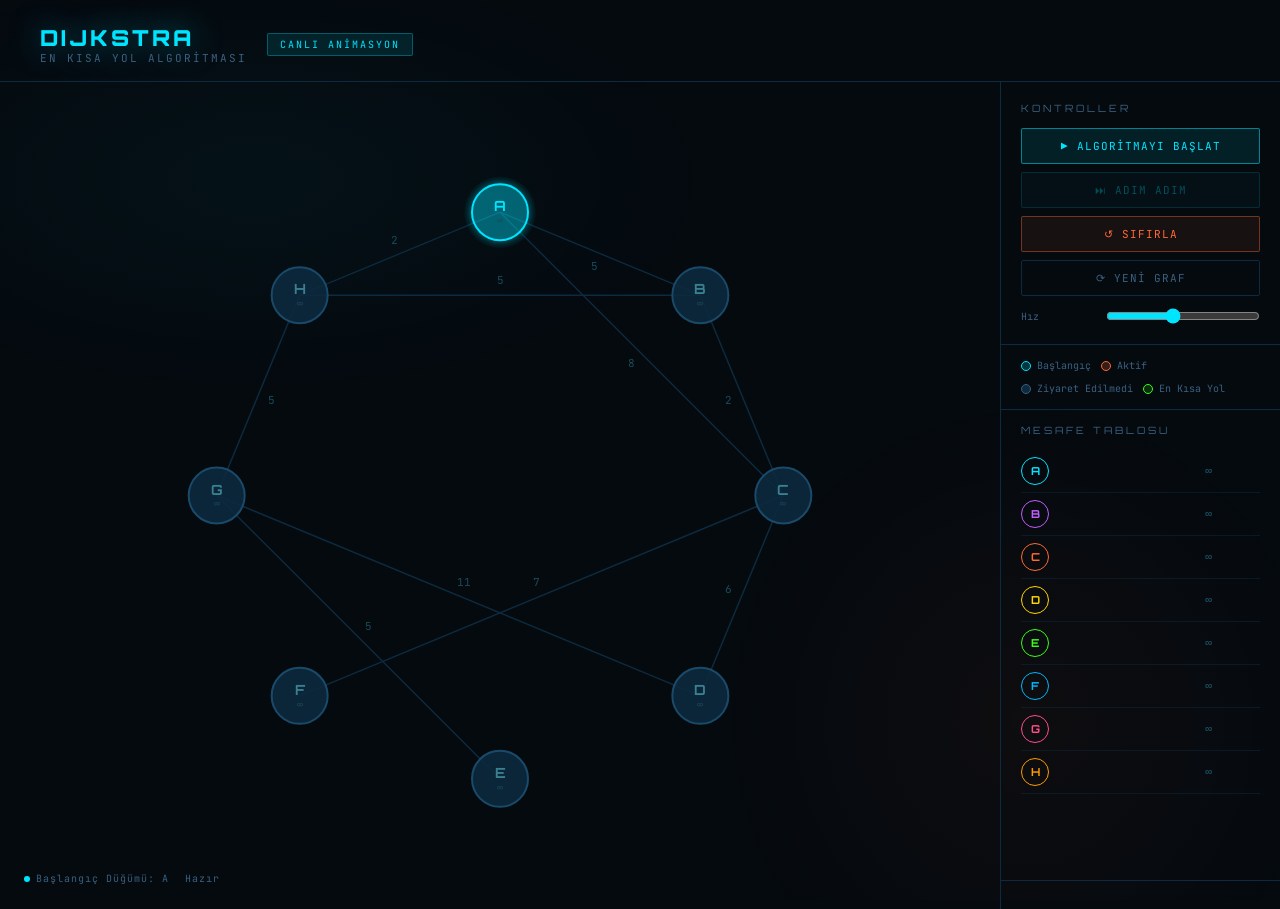
<file: dijkstra.html>
<!DOCTYPE html>
<html lang="tr">
<head>
<meta charset="UTF-8">
<meta name="viewport" content="width=device-width, initial-scale=1.0">
<title>Dijkstra Algoritması</title>
<link href="https://fonts.googleapis.com/css2?family=JetBrains+Mono:wght@300;400;700&family=Orbitron:wght@400;700;900&display=swap" rel="stylesheet">
<style>
  :root {
    --bg: #050a0f;
    --panel: #0a1520;
    --border: #0d2a3f;
    --accent: #00e5ff;
    --accent2: #ff6b35;
    --green: #39ff14;
    --yellow: #ffd700;
    --purple: #bf5fff;
    --text: #c8e6f7;
    --muted: #3a6080;
    --node-default: #0d2a3f;
    --node-visited: #003d4d;
    --node-current: #004455;
    --node-path: #001a1a;
  }

  * { margin: 0; padding: 0; box-sizing: border-box; }

  body {
    background: var(--bg);
    color: var(--text);
    font-family: 'JetBrains Mono', monospace;
    min-height: 100vh;
    overflow-x: hidden;
  }

  body::before {
    content: '';
    position: fixed; inset: 0;
    background: 
      radial-gradient(ellipse 60% 40% at 20% 20%, rgba(0,229,255,0.04) 0%, transparent 60%),
      radial-gradient(ellipse 40% 60% at 80% 80%, rgba(255,107,53,0.04) 0%, transparent 60%);
    pointer-events: none;
    z-index: 0;
  }

  header {
    padding: 24px 40px 16px;
    border-bottom: 1px solid var(--border);
    position: relative; z-index: 1;
    display: flex; align-items: center; gap: 20px;
  }

  header h1 {
    font-family: 'Orbitron', monospace;
    font-weight: 900;
    font-size: 22px;
    letter-spacing: 3px;
    color: var(--accent);
    text-shadow: 0 0 30px rgba(0,229,255,0.5);
  }

  header .sub {
    font-size: 11px;
    color: var(--muted);
    letter-spacing: 2px;
    text-transform: uppercase;
  }

  .badge {
    background: rgba(0,229,255,0.1);
    border: 1px solid rgba(0,229,255,0.3);
    color: var(--accent);
    padding: 4px 12px;
    font-size: 10px;
    letter-spacing: 2px;
    border-radius: 2px;
  }

  .main {
    display: grid;
    grid-template-columns: 1fr 280px;
    gap: 0;
    height: calc(100vh - 73px);
    position: relative; z-index: 1;
  }

  .canvas-wrap {
    position: relative;
    padding: 20px;
    overflow: hidden;
  }

  canvas {
    width: 100%;
    height: 100%;
    cursor: default;
  }

  .sidebar {
    border-left: 1px solid var(--border);
    display: flex;
    flex-direction: column;
    gap: 0;
    overflow: hidden;
  }

  .panel {
    padding: 20px;
    border-bottom: 1px solid var(--border);
  }

  .panel-title {
    font-family: 'Orbitron', monospace;
    font-size: 10px;
    letter-spacing: 3px;
    color: var(--muted);
    text-transform: uppercase;
    margin-bottom: 14px;
  }

  .controls { display: flex; flex-direction: column; gap: 8px; }

  button {
    font-family: 'JetBrains Mono', monospace;
    font-size: 11px;
    letter-spacing: 1px;
    padding: 10px 16px;
    border: 1px solid;
    cursor: pointer;
    transition: all 0.2s;
    text-transform: uppercase;
    border-radius: 2px;
  }

  .btn-primary {
    background: rgba(0,229,255,0.1);
    border-color: rgba(0,229,255,0.5);
    color: var(--accent);
  }
  .btn-primary:hover {
    background: rgba(0,229,255,0.2);
    box-shadow: 0 0 20px rgba(0,229,255,0.2);
  }
  .btn-primary:disabled {
    opacity: 0.3;
    cursor: not-allowed;
  }

  .btn-secondary {
    background: rgba(255,107,53,0.08);
    border-color: rgba(255,107,53,0.4);
    color: var(--accent2);
  }
  .btn-secondary:hover {
    background: rgba(255,107,53,0.15);
    box-shadow: 0 0 20px rgba(255,107,53,0.15);
  }

  .btn-ghost {
    background: transparent;
    border-color: var(--border);
    color: var(--muted);
  }
  .btn-ghost:hover {
    border-color: var(--muted);
    color: var(--text);
  }

  .speed-row {
    display: flex; align-items: center; gap: 8px;
    margin-top: 4px;
  }
  .speed-row label { font-size: 10px; color: var(--muted); flex: 1; }
  input[type=range] {
    flex: 2;
    accent-color: var(--accent);
  }

  .dist-table {
    flex: 1;
    overflow-y: auto;
    padding: 0 20px 20px;
  }
  .dist-table::-webkit-scrollbar { width: 4px; }
  .dist-table::-webkit-scrollbar-track { background: transparent; }
  .dist-table::-webkit-scrollbar-thumb { background: var(--border); border-radius: 2px; }

  .dist-row {
    display: flex; align-items: center; gap: 8px;
    padding: 7px 0;
    border-bottom: 1px solid rgba(13,42,63,0.5);
    transition: all 0.3s;
    font-size: 12px;
  }
  .dist-row.updated { animation: flash 0.4s ease; }

  @keyframes flash {
    0% { background: rgba(0,229,255,0.15); }
    100% { background: transparent; }
  }

  .dist-node {
    width: 28px; height: 28px;
    border-radius: 50%;
    display: flex; align-items: center; justify-content: center;
    font-family: 'Orbitron', monospace;
    font-size: 11px;
    font-weight: 700;
    border: 1.5px solid;
    flex-shrink: 0;
  }

  .dist-val {
    flex: 1;
    text-align: right;
    font-weight: 700;
  }

  .dist-prev {
    color: var(--muted);
    font-size: 10px;
    width: 40px;
    text-align: right;
  }

  .log-panel {
    padding: 14px 20px;
    border-top: 1px solid var(--border);
    max-height: 140px;
    overflow-y: auto;
    font-size: 10px;
    line-height: 1.8;
    color: var(--muted);
  }
  .log-panel::-webkit-scrollbar { width: 3px; }
  .log-panel::-webkit-scrollbar-thumb { background: var(--border); }

  .log-entry { display: flex; gap: 8px; }
  .log-entry.highlight { color: var(--accent); }
  .log-entry.path { color: var(--green); }
  .log-entry.warn { color: var(--yellow); }

  .status-bar {
    position: absolute;
    bottom: 24px; left: 24px;
    display: flex; gap: 16px;
    font-size: 10px;
    color: var(--muted);
    letter-spacing: 1px;
  }

  .status-bar span { display: flex; align-items: center; gap: 6px; }
  .dot { width: 6px; height: 6px; border-radius: 50%; }

  .legend {
    display: flex; flex-wrap: wrap; gap: 10px;
    padding: 14px 20px;
    border-bottom: 1px solid var(--border);
  }
  .legend-item { display: flex; align-items: center; gap: 6px; font-size: 10px; color: var(--muted); }
  .legend-dot { width: 10px; height: 10px; border-radius: 50%; border: 1.5px solid; }

  .step-counter {
    font-family: 'Orbitron', monospace;
    font-size: 10px;
    color: var(--muted);
    text-align: center;
    padding: 8px;
  }
</style>
</head>
<body>

<header>
  <div>
    <h1>DIJKSTRA</h1>
    <div class="sub">En Kısa Yol Algoritması</div>
  </div>
  <div class="badge">CANLI ANİMASYON</div>
</header>

<div class="main">
  <div class="canvas-wrap">
    <canvas id="c"></canvas>
    <div class="status-bar">
      <span><div class="dot" style="background:#00e5ff"></div> Başlangıç Düğümü: A</span>
      <span id="stepInfo">Hazır</span>
    </div>
  </div>

  <div class="sidebar">
    <div class="panel">
      <div class="panel-title">Kontroller</div>
      <div class="controls">
        <button class="btn-primary" id="btnStart">▶ Algoritmayı Başlat</button>
        <button class="btn-primary" id="btnStep" disabled>⏭ Adım Adım</button>
        <button class="btn-secondary" id="btnReset">↺ Sıfırla</button>
        <button class="btn-ghost" id="btnRandom">⟳ Yeni Graf</button>
        <div class="speed-row">
          <label>Hız</label>
          <input type="range" id="speed" min="100" max="1500" value="700" step="100">
        </div>
      </div>
    </div>

    <div class="legend">
      <div class="legend-item"><div class="legend-dot" style="border-color:#00e5ff;background:rgba(0,229,255,0.2)"></div>Başlangıç</div>
      <div class="legend-item"><div class="legend-dot" style="border-color:#ff6b35;background:rgba(255,107,53,0.2)"></div>Aktif</div>
      <div class="legend-item"><div class="legend-dot" style="border-color:#3a6080;background:#0d2a3f"></div>Ziyaret Edilmedi</div>
      <div class="legend-item"><div class="legend-dot" style="border-color:#39ff14;background:rgba(57,255,20,0.15)"></div>En Kısa Yol</div>
    </div>

    <div class="panel-title" style="padding:14px 20px 0;">Mesafe Tablosu</div>
    <div class="dist-table" id="distTable"></div>

    <div class="step-counter" id="stepCounter"></div>
    <div class="log-panel" id="logPanel"></div>
  </div>
</div>

<script>
const canvas = document.getElementById('c');
const ctx = canvas.getContext('2d');

// ── Graf tanımı ──────────────────────────────────────
const LABELS = ['A','B','C','D','E','F','G','H'];
let nodes = [], edges = [];

function generateGraph() {
  const W = canvas.parentElement.clientWidth - 40;
  const H = canvas.parentElement.clientHeight - 40;
  canvas.width = W;
  canvas.height = H;

  const cx = W / 2, cy = H / 2;
  const r = Math.min(W, H) * 0.36;

  nodes = LABELS.map((label, i) => {
    const angle = (i / LABELS.length) * Math.PI * 2 - Math.PI / 2;
    return {
      id: i,
      label,
      x: cx + Math.cos(angle) * r,
      y: cy + Math.sin(angle) * r,
      dist: Infinity,
      prev: null,
      visited: false,
      current: false,
      inPath: false,
    };
  });

  // Rastgele ağırlıklı kenarlar
  edges = [];
  const possibleEdges = [
    [0,1],[0,2],[0,7],[1,2],[1,3],[2,3],[2,5],[3,4],[3,6],[4,5],[4,6],[5,6],[5,7],[6,7],[1,7],[0,4]
  ];
  const chosen = possibleEdges.filter(() => Math.random() > 0.3);
  // En az bağlı bir graf garantisi
  const connected = new Set([0]);
  while (connected.size < nodes.length) {
    for (const [a,b] of chosen) {
      if (connected.has(a) && !connected.has(b)) connected.add(b);
      if (connected.has(b) && !connected.has(a)) connected.add(a);
    }
    if (connected.size < nodes.length) {
      const missing = nodes.find(n => !connected.has(n.id));
      const from = [...connected][Math.floor(Math.random() * connected.size)];
      chosen.push([from, missing.id]);
      connected.add(missing.id);
    }
  }

  for (const [a, b] of chosen) {
    const w = Math.floor(Math.random() * 12) + 1;
    edges.push({ from: a, to: b, weight: w, active: false, inPath: false });
  }
}

// ── Dijkstra durumu ──────────────────────────────────
let steps = [], stepIndex = 0, running = false, animTimer = null;

function buildSteps() {
  const dist = new Array(nodes.length).fill(Infinity);
  const prev = new Array(nodes.length).fill(null);
  const visited = new Set();
  dist[0] = 0;
  const events = [];

  events.push({ type: 'init', node: 0 });

  while (true) {
    // En küçük dist'li ziyaret edilmemiş düğüm
    let u = -1;
    for (let i = 0; i < nodes.length; i++) {
      if (!visited.has(i) && (u === -1 || dist[i] < dist[u])) u = i;
    }
    if (u === -1 || dist[u] === Infinity) break;

    events.push({ type: 'select', node: u, dist: dist[u] });
    visited.add(u);

    const neighbors = edges.filter(e => e.from === u || e.to === u);
    for (const e of neighbors) {
      const v = e.from === u ? e.to : e.from;
      if (visited.has(v)) continue;
      const newDist = dist[u] + e.weight;
      events.push({ type: 'relax', from: u, to: v, edge: e, newDist, oldDist: dist[v] });
      if (newDist < dist[v]) {
        dist[v] = newDist;
        prev[v] = u;
        events.push({ type: 'update', node: v, dist: newDist, prev: u });
      }
    }

    events.push({ type: 'done', node: u });
  }

  // En kısa yolları işaretle
  events.push({ type: 'paths', dist, prev });
  return events;
}

// ── Render ───────────────────────────────────────────
const NODE_R = 28;

const nodeColors = {
  default:  { fill: 'rgba(13,42,63,0.9)',   stroke: '#1a4a6a',  text: '#3a8090' },
  source:   { fill: 'rgba(0,229,255,0.15)', stroke: '#00e5ff',  text: '#00e5ff' },
  current:  { fill: 'rgba(255,107,53,0.2)', stroke: '#ff6b35',  text: '#ff6b35' },
  visited:  { fill: 'rgba(0,60,80,0.8)',    stroke: '#0d4a5a',  text: '#1a8090' },
  path:     { fill: 'rgba(57,255,20,0.1)',  stroke: '#39ff14',  text: '#39ff14' },
};

function getNodeColor(n) {
  if (n.inPath) return nodeColors.path;
  if (n.id === 0) return nodeColors.source;
  if (n.current) return nodeColors.current;
  if (n.visited) return nodeColors.visited;
  return nodeColors.default;
}

function draw() {
  ctx.clearRect(0, 0, canvas.width, canvas.height);

  // Kenarlar
  for (const e of edges) {
    const a = nodes[e.from], b = nodes[e.to];
    const dx = b.x - a.x, dy = b.y - a.y;
    const len = Math.sqrt(dx*dx+dy*dy);
    const mx = (a.x+b.x)/2, my = (a.y+b.y)/2;

    ctx.beginPath();
    ctx.moveTo(a.x, a.y);
    ctx.lineTo(b.x, b.y);

    if (e.inPath) {
      ctx.strokeStyle = '#39ff14';
      ctx.lineWidth = 3;
      ctx.shadowColor = '#39ff14';
      ctx.shadowBlur = 12;
    } else if (e.active) {
      ctx.strokeStyle = '#ff6b35';
      ctx.lineWidth = 2;
      ctx.shadowColor = '#ff6b35';
      ctx.shadowBlur = 10;
    } else {
      ctx.strokeStyle = '#0d2a3f';
      ctx.lineWidth = 1.5;
      ctx.shadowBlur = 0;
    }
    ctx.stroke();
    ctx.shadowBlur = 0;

    // Ağırlık etiketi
    const perpX = -dy/len * 14, perpY = dx/len * 14;
    ctx.fillStyle = e.inPath ? '#39ff14' : e.active ? '#ff6b35' : '#1a4a5a';
    ctx.font = '11px JetBrains Mono';
    ctx.textAlign = 'center'; ctx.textBaseline = 'middle';
    ctx.fillText(e.weight, mx + perpX, my + perpY);
  }

  // Düğümler
  for (const n of nodes) {
    const c = getNodeColor(n);

    // Glow
    if (n.current || n.inPath || n.id === 0) {
      ctx.beginPath();
      ctx.arc(n.x, n.y, NODE_R + 8, 0, Math.PI*2);
      const grad = ctx.createRadialGradient(n.x, n.y, NODE_R, n.x, n.y, NODE_R+12);
      const col = n.inPath ? '57,255,20' : n.current ? '255,107,53' : '0,229,255';
      grad.addColorStop(0, `rgba(${col},0.3)`);
      grad.addColorStop(1, 'transparent');
      ctx.fillStyle = grad;
      ctx.fill();
    }

    ctx.beginPath();
    ctx.arc(n.x, n.y, NODE_R, 0, Math.PI*2);
    ctx.fillStyle = c.fill;
    ctx.fill();
    ctx.strokeStyle = c.stroke;
    ctx.lineWidth = 2;
    ctx.stroke();

    // Etiket
    ctx.fillStyle = c.text;
    ctx.font = 'bold 14px Orbitron';
    ctx.textAlign = 'center'; ctx.textBaseline = 'middle';
    ctx.fillText(n.label, n.x, n.y - 5);

    // Mesafe
    const dv = n.dist === Infinity ? '∞' : n.dist;
    ctx.fillStyle = n.dist === Infinity ? '#1a4a5a' : c.text;
    ctx.font = '10px JetBrains Mono';
    ctx.fillText(dv, n.x, n.y + 9);
  }
}

// ── Adım uygulama ────────────────────────────────────
let logs = [];
function log(msg, cls='') {
  logs.unshift({ msg, cls });
  if (logs.length > 30) logs.pop();
  const p = document.getElementById('logPanel');
  p.innerHTML = logs.map(l =>
    `<div class="log-entry ${l.cls}">› ${l.msg}</div>`
  ).join('');
}

function applyStep(ev) {
  switch(ev.type) {
    case 'init':
      nodes[ev.node].dist = 0;
      log(`Başlangıç: ${nodes[ev.node].label}, mesafe = 0`, 'highlight');
      break;
    case 'select':
      nodes.forEach(n => { n.current = false; });
      edges.forEach(e => { e.active = false; });
      nodes[ev.node].current = true;
      document.getElementById('stepInfo').textContent = `İşleniyor: ${nodes[ev.node].label} (d=${ev.dist})`;
      log(`Seçildi: ${nodes[ev.node].label} → mesafe ${ev.dist}`, 'highlight');
      break;
    case 'relax':
      ev.edge.active = true;
      log(`Kenar kontrol: ${nodes[ev.from].label}→${nodes[ev.to].label} ağırlık ${ev.edge.weight} → toplam ${ev.newDist}`);
      break;
    case 'update':
      nodes[ev.node].dist = ev.dist;
      nodes[ev.node].prev = ev.prev;
      log(`Güncellendi: ${nodes[ev.node].label} = ${ev.dist} (önceki: ${nodes[ev.prev].label})`, 'warn');
      updateDistTable(ev.node);
      break;
    case 'done':
      nodes[ev.node].visited = true;
      nodes[ev.node].current = false;
      edges.forEach(e => { e.active = false; });
      log(`Tamamlandı: ${nodes[ev.node].label}`);
      break;
    case 'paths':
      // Tüm yolları işaretle
      nodes.forEach(n => { n.inPath = false; });
      edges.forEach(e => { e.inPath = false; });
      for (let i = 1; i < nodes.length; i++) {
        if (ev.dist[i] === Infinity) continue;
        let cur = i;
        while (ev.prev[cur] !== null) {
          nodes[cur].inPath = true;
          const from = ev.prev[cur];
          const e = edges.find(e =>
            (e.from===from&&e.to===cur)||(e.to===from&&e.from===cur));
          if (e) e.inPath = true;
          cur = from;
        }
        nodes[0].inPath = true;
      }
      document.getElementById('stepInfo').textContent = '✓ Tamamlandı!';
      log('─── En kısa yollar bulundu ───', 'path');
      updateAllDist();
      break;
  }
  draw();
  document.getElementById('stepCounter').textContent =
    stepIndex > 0 ? `Adım ${stepIndex} / ${steps.length}` : '';
}

function updateDistTable(nodeId) {
  const row = document.getElementById('drow-' + nodeId);
  if (!row) { buildDistTable(); return; }
  const n = nodes[nodeId];
  row.querySelector('.dist-val').textContent = n.dist === Infinity ? '∞' : n.dist;
  row.querySelector('.dist-prev').textContent = n.prev !== null ? `← ${nodes[n.prev].label}` : '';
  row.classList.remove('updated');
  void row.offsetWidth;
  row.classList.add('updated');
}

function updateAllDist() { buildDistTable(); }

function buildDistTable() {
  const tbl = document.getElementById('distTable');
  tbl.innerHTML = '';
  const colors = ['#00e5ff','#bf5fff','#ff6b35','#ffd700','#39ff14','#00b8ff','#ff4d8b','#ff9c00'];
  nodes.forEach((n, i) => {
    const row = document.createElement('div');
    row.className = 'dist-row';
    row.id = 'drow-' + i;
    const col = colors[i];
    row.innerHTML = `
      <div class="dist-node" style="border-color:${col};color:${col}">${n.label}</div>
      <div class="dist-val" style="color:${n.dist===Infinity?'#1a4a5a':'#c8e6f7'}">${n.dist===Infinity?'∞':n.dist}</div>
      <div class="dist-prev" style="color:#3a6080">${n.prev!==null?`← ${nodes[n.prev].label}`:''}</div>
    `;
    tbl.appendChild(row);
  });
}

// ── Kontroller ───────────────────────────────────────
function resetState() {
  clearTimeout(animTimer);
  running = false;
  stepIndex = 0;
  steps = [];
  nodes.forEach(n => { n.dist=Infinity; n.prev=null; n.visited=false; n.current=false; n.inPath=false; });
  edges.forEach(e => { e.active=false; e.inPath=false; });
  logs = [];
  document.getElementById('logPanel').innerHTML = '';
  document.getElementById('stepInfo').textContent = 'Hazır';
  document.getElementById('stepCounter').textContent = '';
  document.getElementById('btnStart').disabled = false;
  document.getElementById('btnStep').disabled = true;
  buildDistTable();
  draw();
}

function init() {
  steps = buildSteps();
  stepIndex = 0;
  document.getElementById('btnStep').disabled = false;
  document.getElementById('btnStart').disabled = false;
}

document.getElementById('btnStart').addEventListener('click', () => {
  if (steps.length === 0) init();
  running = true;
  document.getElementById('btnStart').disabled = true;

  function next() {
    if (stepIndex >= steps.length) { running=false; return; }
    applyStep(steps[stepIndex++]);
    if (stepIndex < steps.length) {
      const delay = 1600 - parseInt(document.getElementById('speed').value);
      animTimer = setTimeout(next, Math.max(80, delay));
    }
  }
  next();
});

document.getElementById('btnStep').addEventListener('click', () => {
  if (steps.length === 0) init();
  if (stepIndex < steps.length) applyStep(steps[stepIndex++]);
});

document.getElementById('btnReset').addEventListener('click', resetState);

document.getElementById('btnRandom').addEventListener('click', () => {
  clearTimeout(animTimer);
  generateGraph();
  resetState();
});

// ── Init ─────────────────────────────────────────────
window.addEventListener('resize', () => {
  generateGraph();
  resetState();
});

generateGraph();
resetState();
</script>
</body>
</html>
</file>
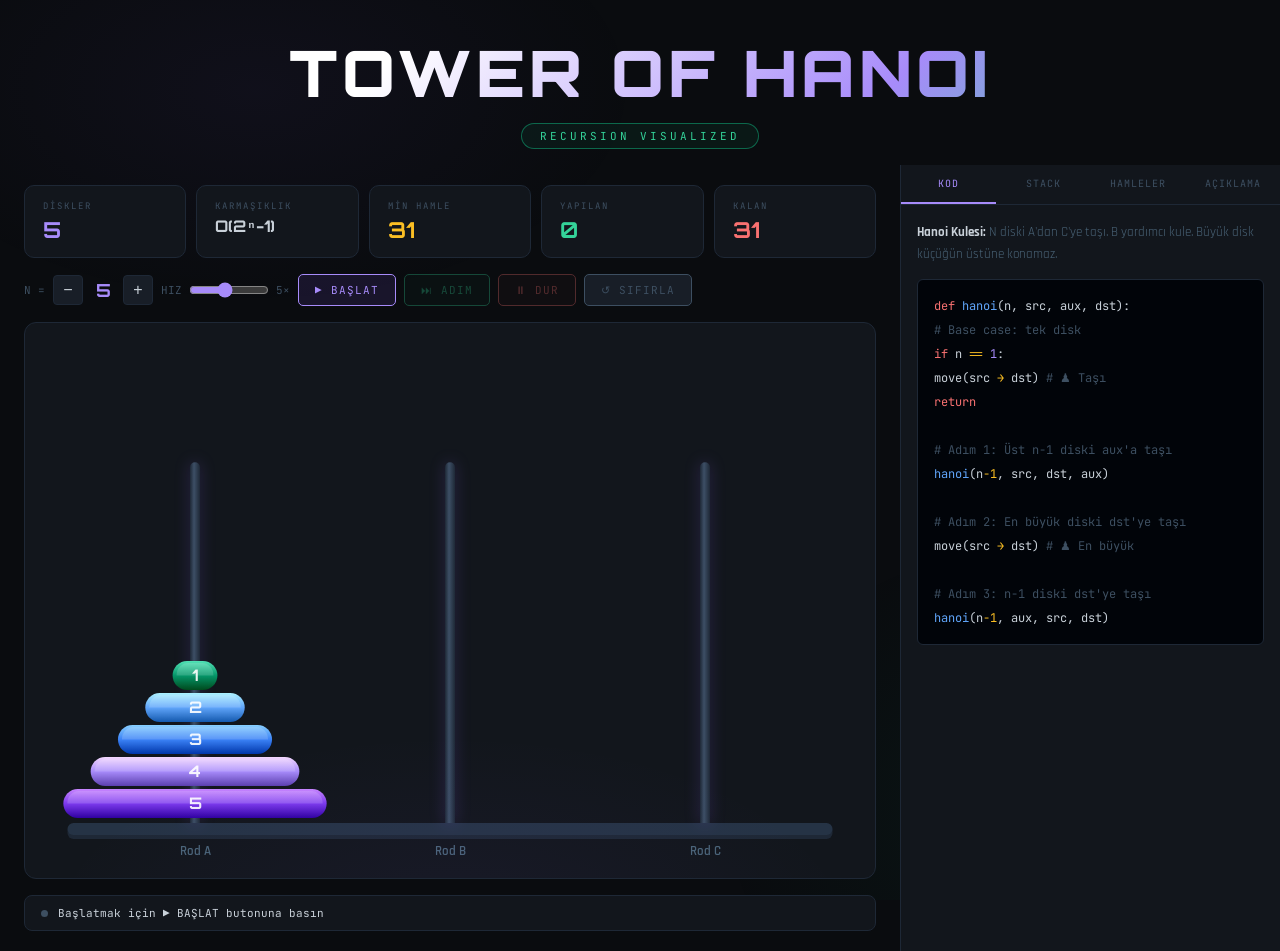
<file: hanoi.html>
<!DOCTYPE html>
<html lang="tr">
<head>
<meta charset="UTF-8">
<meta name="viewport" content="width=device-width,initial-scale=1">
<title>Tower of Hanoi — Recursion Visualizer</title>
<link href="https://fonts.googleapis.com/css2?family=JetBrains+Mono:wght@300;400;600;700&family=Orbitron:wght@400;700;900&family=Rajdhani:wght@400;600;700;900&display=swap" rel="stylesheet">
<style>
:root{
  --bg:#0a0c0f; --card:#12161c; --card2:#181e27; --border:#1e2836;
  --text:#c9d1d9; --muted:#3d4f61; --white:#f0f6fc;
  --mono:'JetBrains Mono',monospace;
}
*{margin:0;padding:0;box-sizing:border-box;}
body{
  background:var(--bg);color:var(--text);
  font-family:'Rajdhani',sans-serif;
  min-height:100vh;overflow-x:hidden;
}
body::before{
  content:'';position:fixed;inset:0;
  background:
    radial-gradient(ellipse 50% 40% at 20% 10%,rgba(139,92,246,.05) 0%,transparent 60%),
    radial-gradient(ellipse 40% 50% at 80% 90%,rgba(16,185,129,.05) 0%,transparent 60%);
  pointer-events:none;z-index:0;
}

/* ── HEADER ── */
header{
  text-align:center;padding:32px 20px 16px;
  position:relative;z-index:1;
}
h1{
  font-family:'Orbitron',monospace;font-weight:900;font-size:clamp(32px,6vw,64px);
  letter-spacing:4px;
  background:linear-gradient(135deg,#fff 30%,#a78bfa 70%,#34d399 100%);
  -webkit-background-clip:text;-webkit-text-fill-color:transparent;
  margin-bottom:10px;
}
.tag{
  display:inline-block;padding:5px 18px;border-radius:20px;
  border:1.5px solid rgba(16,185,129,.5);color:#34d399;
  font-family:var(--mono);font-size:11px;letter-spacing:3px;
  background:rgba(16,185,129,.07);
}

/* ── MAIN ── */
.main{
  display:grid;grid-template-columns:1fr 380px;
  gap:0;min-height:calc(100vh - 120px);
  position:relative;z-index:1;
}

/* ── LEFT ── */
.left{
  display:flex;flex-direction:column;padding:20px 24px;gap:16px;
}

/* Stats */
.stats{display:flex;gap:10px;flex-wrap:wrap;}
.stat{
  flex:1;min-width:110px;
  background:var(--card);border:1px solid var(--border);border-radius:10px;
  padding:14px 18px;
}
.stat-lbl{font-family:var(--mono);font-size:9px;letter-spacing:2px;color:var(--muted);margin-bottom:4px;}
.stat-val{font-family:'Orbitron',monospace;font-size:22px;font-weight:700;}

/* Controls */
.controls{display:flex;gap:8px;flex-wrap:wrap;align-items:center;}
.n-row{display:flex;align-items:center;gap:8px;font-family:var(--mono);font-size:11px;color:var(--muted);}
.n-btn{
  width:30px;height:30px;border-radius:4px;background:var(--card2);
  border:1px solid var(--border);color:var(--text);cursor:pointer;font-size:16px;
  display:flex;align-items:center;justify-content:center;transition:all .15s;
}
.n-btn:hover{border-color:#a78bfa;color:#a78bfa;}
.n-val{font-family:'Orbitron',monospace;font-size:18px;font-weight:700;color:#a78bfa;width:24px;text-align:center;}
.spd-row{display:flex;align-items:center;gap:7px;font-family:var(--mono);font-size:11px;color:var(--muted);}
input[type=range]{accent-color:#a78bfa;width:80px;}
button.ctrl{
  font-family:var(--mono);font-size:11px;letter-spacing:1px;
  padding:8px 16px;border-radius:5px;cursor:pointer;transition:all .15s;border:1px solid;
}
.btn-go{background:rgba(139,92,246,.12);border-color:rgba(139,92,246,.5);color:#a78bfa;}
.btn-go:hover{background:rgba(139,92,246,.24);box-shadow:0 0 16px rgba(139,92,246,.2);}
.btn-step{background:rgba(52,211,153,.1);border-color:rgba(52,211,153,.4);color:#34d399;}
.btn-step:hover{background:rgba(52,211,153,.2);}
.btn-stop{background:rgba(248,113,113,.1);border-color:rgba(248,113,113,.4);color:#f87171;}
.btn-reset{background:var(--card2);border-color:var(--border);color:var(--muted);}
.btn-reset:hover{border-color:var(--muted);color:var(--text);}
button.ctrl:disabled{opacity:.3;cursor:not-allowed;}

/* Tower stage */
.stage{
  flex:1;background:var(--card);border:1px solid var(--border);border-radius:12px;
  position:relative;overflow:hidden;min-height:320px;
}
.stage::before{
  content:'';position:absolute;inset:0;
  background:radial-gradient(ellipse 80% 60% at 50% 110%,rgba(139,92,246,.06) 0%,transparent 60%);
  pointer-events:none;
}
#towerCanvas{display:block;width:100%;height:100%;}

/* Status */
.status-bar{
  background:var(--card);border:1px solid var(--border);border-radius:8px;
  padding:10px 16px;font-family:var(--mono);font-size:11px;
  display:flex;align-items:center;gap:10px;
}
.s-dot{width:7px;height:7px;border-radius:50%;background:var(--muted);flex-shrink:0;}
.s-dot.run{background:#a78bfa;animation:p .8s infinite;}
.s-dot.move{background:#34d399;animation:p .4s infinite;}
.s-dot.done{background:#fbbf24;}
@keyframes p{0%,100%{opacity:1;}50%{opacity:.2;}}

/* ── RIGHT ── */
.right{
  border-left:1px solid var(--border);
  display:flex;flex-direction:column;background:var(--card);overflow:hidden;
}
.tabs{display:flex;border-bottom:1px solid var(--border);}
.tab{
  flex:1;padding:12px 6px;text-align:center;
  font-family:var(--mono);font-size:10px;letter-spacing:1px;
  color:var(--muted);cursor:pointer;border-bottom:2px solid transparent;transition:all .15s;
}
.tab.active{color:#a78bfa;border-bottom-color:#a78bfa;}
.tab:hover:not(.active){color:var(--text);}
.tab-content{flex:1;overflow-y:auto;padding:16px;}
.tab-content::-webkit-scrollbar{width:4px;}
.tab-content::-webkit-scrollbar-thumb{background:var(--border);border-radius:2px;}
.tab-pane{display:none;}
.tab-pane.active{display:block;}

/* Code */
.code-block{
  background:#010409;border:1px solid var(--border);border-radius:6px;
  padding:14px 16px;font-family:var(--mono);font-size:12px;line-height:2;
  margin-bottom:10px;
}
.cl{padding:0 6px;margin:0 -6px;border-radius:3px;transition:background .2s;}
.cl.hl{background:rgba(139,92,246,.15);border-left:2px solid #a78bfa;}
.cl.hl-g{background:rgba(52,211,153,.12);border-left:2px solid #34d399;}
.kw{color:#f87171;} .fn{color:#60a5fa;} .cm{color:#3d4f61;} .st{color:#fbbf24;} .nm{color:#a78bfa;}

/* Stack */
.stack-item{
  background:var(--card2);border:1px solid var(--border);border-radius:5px;
  padding:9px 12px;margin-bottom:6px;font-family:var(--mono);font-size:11px;
  display:flex;align-items:center;gap:10px;transition:all .3s;
}
.stack-item.top{border-color:#a78bfa;background:rgba(139,92,246,.08);}
.sk-badge{
  width:24px;height:24px;border-radius:4px;font-size:11px;font-weight:700;
  display:flex;align-items:center;justify-content:center;flex-shrink:0;
}

/* Log */
.log-e{
  display:flex;gap:8px;padding:5px 0;border-bottom:1px solid rgba(30,40,54,.6);
  font-family:var(--mono);font-size:10px;line-height:1.5;
}
.lt{color:var(--muted);flex-shrink:0;}
.lm{color:#34d399;}
.lb{color:#f87171;}
.lr{color:#a78bfa;}

/* Explain */
.exp-box{
  background:var(--card2);border:1px solid var(--border);border-radius:7px;
  padding:13px 14px;margin-bottom:10px;
}
.exp-box h4{font-family:'Orbitron',monospace;font-size:9px;letter-spacing:2px;color:var(--muted);margin-bottom:7px;}
.exp-box p{font-size:13px;line-height:1.65;color:#5a7a90;}
.exp-box p strong{color:var(--text);}
.ebadge{
  display:inline-flex;align-items:center;gap:5px;padding:3px 9px;
  border-radius:3px;font-family:var(--mono);font-size:10px;margin-top:6px;font-weight:600;
}

/* Move history table */
.move-table{width:100%;border-collapse:collapse;font-family:var(--mono);font-size:11px;}
.move-table th{color:var(--muted);font-size:9px;letter-spacing:2px;padding:6px 8px;
  border-bottom:1px solid var(--border);text-align:left;}
.move-table td{padding:5px 8px;border-bottom:1px solid rgba(30,40,54,.5);}
.move-table tr.cur td{background:rgba(139,92,246,.1);color:#a78bfa;}
.disc-badge{
  display:inline-flex;align-items:center;justify-content:center;
  width:22px;height:22px;border-radius:50%;font-size:10px;font-weight:700;
}

@media(max-width:800px){
  .main{grid-template-columns:1fr;}
  .right{border-left:none;border-top:1px solid var(--border);}
}
</style>
</head>
<body>

<header>
  <h1>TOWER OF HANOI</h1>
  <div class="tag">RECURSION VISUALIZED</div>
</header>

<div class="main">
  <!-- LEFT -->
  <div class="left">
    <!-- Stats -->
    <div class="stats">
      <div class="stat">
        <div class="stat-lbl">DİSKLER</div>
        <div class="stat-val" id="sv-n" style="color:#a78bfa">5</div>
      </div>
      <div class="stat">
        <div class="stat-lbl">KARMAŞIKLIK</div>
        <div class="stat-val" id="sv-cmp" style="color:var(--text);font-size:16px;margin-top:4px;">O(2ⁿ−1)</div>
      </div>
      <div class="stat">
        <div class="stat-lbl">MİN HAMLE</div>
        <div class="stat-val" id="sv-min" style="color:#fbbf24">31</div>
      </div>
      <div class="stat">
        <div class="stat-lbl">YAPILAN</div>
        <div class="stat-val" id="sv-done" style="color:#34d399">0</div>
      </div>
      <div class="stat">
        <div class="stat-lbl">KALAN</div>
        <div class="stat-val" id="sv-left" style="color:#f87171">31</div>
      </div>
    </div>

    <!-- Controls -->
    <div class="controls">
      <div class="n-row">
        N =
        <button class="n-btn" onclick="changeN(-1)">−</button>
        <div class="n-val" id="nVal">5</div>
        <button class="n-btn" onclick="changeN(1)">+</button>
      </div>
      <div class="spd-row">
        HIZ <input type="range" id="spd" min="1" max="10" value="5">
        <span id="spdLbl">5×</span>
      </div>
      <button class="ctrl btn-go"   id="btnGo"   onclick="goAnim()">▶ BAŞLAT</button>
      <button class="ctrl btn-step" id="btnStep" onclick="doStep()" disabled>⏭ ADIM</button>
      <button class="ctrl btn-stop" id="btnStop" onclick="stopAnim()" disabled>⏸ DUR</button>
      <button class="ctrl btn-reset" onclick="resetAll()">↺ SIFIRLA</button>
    </div>

    <!-- Tower -->
    <div class="stage">
      <canvas id="towerCanvas"></canvas>
    </div>

    <!-- Status -->
    <div class="status-bar">
      <div class="s-dot" id="sDot"></div>
      <span id="sMsg">Başlatmak için ▶ BAŞLAT butonuna basın</span>
    </div>
  </div>

  <!-- RIGHT -->
  <div class="right">
    <div class="tabs">
      <div class="tab active" onclick="showTab('algo',this)">KOD</div>
      <div class="tab" onclick="showTab('stack',this)">STACK</div>
      <div class="tab" onclick="showTab('moves',this)">HAMLELER</div>
      <div class="tab" onclick="showTab('explain',this)">AÇIKLAMA</div>
    </div>
    <div class="tab-content">

      <!-- ALGO -->
      <div class="tab-pane active" id="tab-algo">
        <div style="font-size:13px;line-height:1.7;color:#4a6478;margin-bottom:14px;">
          <strong style="color:var(--text)">Hanoi Kulesi:</strong> N diski A'dan C'ye taşı. B yardımcı kule. Büyük disk küçüğün üstüne konamaz.
        </div>
        <div class="code-block" id="codeBlock">
<div class="cl" id="cl0"><span class="kw">def</span> <span class="fn">hanoi</span>(n, src, aux, dst):</div>
<div class="cl" id="cl1">  <span class="cm"># Base case: tek disk</span></div>
<div class="cl" id="cl2">  <span class="kw">if</span> n <span class="st">==</span> <span class="nm">1</span>:</div>
<div class="cl" id="cl3">    move(src <span class="st">→</span> dst)  <span class="cm"># ♟ Taşı</span></div>
<div class="cl" id="cl4">    <span class="kw">return</span></div>
<div class="cl" id="cl5">&nbsp;</div>
<div class="cl" id="cl6">  <span class="cm"># Adım 1: Üst n-1 diski aux'a taşı</span></div>
<div class="cl" id="cl7">  <span class="fn">hanoi</span>(n<span class="st">-1</span>, src, dst, aux)</div>
<div class="cl" id="cl8">&nbsp;</div>
<div class="cl" id="cl9">  <span class="cm"># Adım 2: En büyük diski dst'ye taşı</span></div>
<div class="cl" id="cl10">  move(src <span class="st">→</span> dst)  <span class="cm"># ♟ En büyük</span></div>
<div class="cl" id="cl11">&nbsp;</div>
<div class="cl" id="cl12">  <span class="cm"># Adım 3: n-1 diski dst'ye taşı</span></div>
<div class="cl" id="cl13">  <span class="fn">hanoi</span>(n<span class="st">-1</span>, aux, src, dst)</div>
        </div>
      </div>

      <!-- STACK -->
      <div class="tab-pane" id="tab-stack">
        <div style="font-family:var(--mono);font-size:9px;letter-spacing:2px;color:var(--muted);margin-bottom:10px;">RECURSION CALL STACK</div>
        <div id="stackList"></div>
      </div>

      <!-- MOVES -->
      <div class="tab-pane" id="tab-moves">
        <div style="font-family:var(--mono);font-size:9px;letter-spacing:2px;color:var(--muted);margin-bottom:10px;">TÜM HAMLELER (<span id="mvCount">0</span>)</div>
        <table class="move-table">
          <thead><tr><th>#</th><th>DİSK</th><th>KAYNAK</th><th>HEDEF</th></tr></thead>
          <tbody id="moveBody"></tbody>
        </table>
      </div>

      <!-- EXPLAIN -->
      <div class="tab-pane" id="tab-explain">
        <div class="exp-box">
          <h4>PROBLEM</h4>
          <p>N diski A kulesinden C kulesine taşı. <strong>Kural:</strong> Büyük disk küçüğün üstüne konamaz. B kule yardımcı olarak kullanılabilir.</p>
        </div>
        <div class="exp-box">
          <h4>ÖZYINELEME MANTIĞI</h4>
          <p><strong>1)</strong> Üst n−1 diski yardımcıya taşı<br>
             <strong>2)</strong> En büyük diski hedefe taşı<br>
             <strong>3)</strong> n−1 diski yardımcıdan hedefe taşı</p>
          <div class="ebadge" style="background:rgba(139,92,246,.1);color:#a78bfa;border:1px solid rgba(139,92,246,.3);">T(n) = 2·T(n−1) + 1</div>
        </div>
        <div class="exp-box">
          <h4>ZAMAN KARMAŞIKLİĞİ</h4>
          <p>Minimum hamle: <strong>2ⁿ − 1</strong><br>
          N=1→1 &nbsp; N=3→7 &nbsp; N=5→31 &nbsp; N=8→255</p>
        </div>
        <div id="curExp"></div>
      </div>

    </div>
  </div>
</div>

<script>
/* ═══════════════════════════════════════
   CONFIG & STATE
═══════════════════════════════════════ */
let N = 5;
// pegs[0]=A, [1]=B, [2]=C  →  each is array of disk sizes (bottom to top)
let pegs = [[],[],[]];
let steps = [];   // pre-computed steps
let stepIdx = 0;
let animTimer = null;
let running = false;
let moveCount = 0;
let callStack = [];
let moveHistory = [];

// Flying disc animation
let flyDisc = null; // {size, fromPeg, toPeg, progress, color}
const FLY_STEPS = 24;

/* ═══════════════════════════════════════
   CANVAS
═══════════════════════════════════════ */
const canvas = document.getElementById("towerCanvas");
const ctx = canvas.getContext("2d");

const DISC_COLORS = [
  "#7c3aed","#a78bfa",  // purple shades (smallest)
  "#3b82f6","#60a5fa",
  "#059669","#34d399",
  "#d97706","#fbbf24",
  "#dc2626","#f87171",  // red (largest)
  "#0891b2","#22d3ee",
  "#7c3aed","#c084fc",
  "#be185d","#f472b6",
];
function discColor(size){ return DISC_COLORS[(N-size)%DISC_COLORS.length]; }

function resizeCanvas(){
  const stage = canvas.parentElement;
  canvas.width  = stage.clientWidth;
  canvas.height = stage.clientHeight;
}

/* ═══════════════════════════════════════
   DRAW
═══════════════════════════════════════ */
function draw(){
  const W=canvas.width, H=canvas.height;
  ctx.clearRect(0,0,W,H);

  const BASE_Y = H - 55;
  const PEG_W  = 10;
  const PEG_H  = H * 0.65;
  const PEG_XS = [W*0.2, W*0.5, W*0.8];
  const DISC_H = Math.min(32, Math.max(18, (PEG_H-20)/(N+1)));
  const MAX_DISC_W = (W/3) - 20;
  const MIN_DISC_W = DISC_H * 1.4;

  function discWidth(size){ return MIN_DISC_W + (MAX_DISC_W-MIN_DISC_W)*(size-1)/(N-1||1); }

  // Base platform
  ctx.fillStyle="#1e2836";
  ctx.beginPath();
  ctx.roundRect(W*0.05, BASE_Y+2, W*0.9, 14, 6);
  ctx.fill();
  ctx.fillStyle="#253345";
  ctx.beginPath();
  ctx.roundRect(W*0.05, BASE_Y, W*0.9, 12, 6);
  ctx.fill();

  // Pegs
  PEG_XS.forEach((px,i)=>{
    // Shadow
    ctx.shadowColor="rgba(139,92,246,.2)";ctx.shadowBlur=15;
    const gr=ctx.createLinearGradient(px-PEG_W/2,0,px+PEG_W/2,0);
    gr.addColorStop(0,"#1e2836");gr.addColorStop(.4,"#3d4f66");gr.addColorStop(1,"#1e2836");
    ctx.fillStyle=gr;
    ctx.beginPath();
    ctx.roundRect(px-PEG_W/2, BASE_Y-PEG_H, PEG_W, PEG_H, [5,5,0,0]);
    ctx.fill();
    ctx.shadowBlur=0;

    // Peg label
    ctx.fillStyle="#4a6478";
    ctx.font=`600 13px Rajdhani`;
    ctx.textAlign="center";
    ctx.fillText(["Rod A","Rod B","Rod C"][i], px, BASE_Y+32);
  });

  // Discs on pegs
  PEG_XS.forEach((px,pi)=>{
    pegs[pi].forEach((sz,di)=>{
      // skip if this disc is flying
      if(flyDisc && flyDisc.fromPeg===pi && flyDisc.size===sz && flyDisc.progress<1) return;
      const dw=discWidth(sz);
      const dy=BASE_Y - (di+1)*DISC_H - 2;
      drawDisc(px, dy, dw, DISC_H-3, sz, false);
    });
  });

  // Flying disc
  if(flyDisc){
    const fp=flyDisc.progress;
    const fromX=PEG_XS[flyDisc.fromPeg];
    const toX  =PEG_XS[flyDisc.toPeg];
    const fromStackH = pegs[flyDisc.fromPeg].length;
    const toStackH   = pegs[flyDisc.toPeg].length;
    // rise from source, arc over, descend to dest
    const srcY  = BASE_Y - fromStackH*DISC_H - DISC_H/2;
    const dstY  = BASE_Y - (toStackH+1)*DISC_H - DISC_H/2;
    const peakY = BASE_Y - PEG_H - 20;

    let cx2,cy2;
    if(fp < 0.4){
      const t=fp/0.4;
      cx2=fromX;
      cy2=srcY + (peakY-srcY)*easeOut(t);
    } else if(fp < 0.6){
      const t=(fp-0.4)/0.2;
      cx2=fromX + (toX-fromX)*t;
      cy2=peakY;
    } else {
      const t=(fp-0.6)/0.4;
      cx2=toX;
      cy2=peakY + (dstY-peakY)*easeIn(t);
    }

    const dw=discWidth(flyDisc.size);
    drawDisc(cx2, cy2-DISC_H/2, dw, DISC_H-3, flyDisc.size, true);
  }

  // Peg target highlight during fly
  if(flyDisc && flyDisc.progress > 0.5){
    const tx=PEG_XS[flyDisc.toPeg];
    ctx.strokeStyle="rgba(52,211,153,.4)";
    ctx.lineWidth=2;
    ctx.setLineDash([4,4]);
    ctx.beginPath();
    ctx.moveTo(tx,BASE_Y-PEG_H);ctx.lineTo(tx,BASE_Y);
    ctx.stroke();
    ctx.setLineDash([]);
  }
}

function drawDisc(cx,y,dw,dh,size,flying){
  const col=discColor(size);
  const r=dh/2;

  ctx.save();
  if(flying){ctx.shadowColor=col;ctx.shadowBlur=20;}

  // Disc body
  const gr=ctx.createLinearGradient(cx-dw/2,y,cx-dw/2,y+dh);
  gr.addColorStop(0,lighten(col,.3));
  gr.addColorStop(.5,col);
  gr.addColorStop(1,darken(col,.3));
  ctx.fillStyle=gr;
  ctx.beginPath();
  ctx.roundRect(cx-dw/2, y, dw, dh, r);
  ctx.fill();

  // Highlight
  ctx.fillStyle="rgba(255,255,255,.15)";
  ctx.beginPath();
  ctx.roundRect(cx-dw/2+4, y+2, dw-8, dh/2-2, [r*.8,r*.8,0,0]);
  ctx.fill();

  // Label
  ctx.fillStyle="rgba(255,255,255,.9)";
  ctx.font=`bold ${Math.max(10,dh*.55)}px Orbitron`;
  ctx.textAlign="center";ctx.textBaseline="middle";
  ctx.fillText(size, cx, y+dh/2+1);

  ctx.restore();
}

function lighten(hex,amt){
  const r=parseInt(hex.slice(1,3),16),g=parseInt(hex.slice(3,5),16),b=parseInt(hex.slice(5,7),16);
  return `rgb(${Math.min(255,r+amt*255)},${Math.min(255,g+amt*255)},${Math.min(255,b+amt*255)})`;
}
function darken(hex,amt){
  const r=parseInt(hex.slice(1,3),16),g=parseInt(hex.slice(3,5),16),b=parseInt(hex.slice(5,7),16);
  return `rgb(${Math.max(0,r-amt*255)},${Math.max(0,g-amt*255)},${Math.max(0,b-amt*255)})`;
}
function easeOut(t){return 1-(1-t)*(1-t);}
function easeIn(t){return t*t;}

/* ═══════════════════════════════════════
   COMPUTE STEPS
═══════════════════════════════════════ */
function computeSteps(){
  steps=[];
  const depth=[];

  function hanoi(n,src,aux,dst){
    depth.push({n,src,aux,dst});
    steps.push({type:"call",n,src,aux,dst,stack:[...depth]});

    if(n===1){
      steps.push({type:"move",n,src,dst,codeLine:3});
      depth.pop();
      return;
    }
    // Step 1
    steps.push({type:"step1",n,src,aux,dst,codeLine:7});
    hanoi(n-1,src,dst,aux);
    // Step 2
    steps.push({type:"move",n,src,dst,codeLine:10});
    // Step 3
    steps.push({type:"step3",n,src,aux,dst,codeLine:13});
    hanoi(n-1,aux,src,dst);

    depth.pop();
    steps.push({type:"return",n,src,aux,dst,stack:[...depth]});
  }

  hanoi(N,0,1,2);
}

/* ═══════════════════════════════════════
   ANIMATION
═══════════════════════════════════════ */
let flyFrame=null;

function applyStep(s,animated,onDone){
  if(s.type==="move"){
    const src=s.src, dst=s.dst;
    const sz=pegs[src][pegs[src].length-1];
    if(!animated){
      pegs[src].pop();
      pegs[dst].push(sz);
      moveCount++;
      updateMoveStats();
      addMoveRow(sz,src,dst);
      draw();
      if(onDone) onDone();
      return;
    }
    // Fly animation
    pegs[src].pop();
    flyDisc={size:sz,fromPeg:src,toPeg:dst,progress:0};
    const totalFrames=FLY_STEPS;
    let f=0;
    function flyTick(){
      f++;
      flyDisc.progress=f/totalFrames;
      draw();
      if(f<totalFrames){flyFrame=requestAnimationFrame(flyTick);}
      else{
        flyDisc=null;
        pegs[dst].push(sz);
        moveCount++;
        updateMoveStats();
        addMoveRow(sz,src,dst);
        highlightCode(s.codeLine,"g");
        addLog(sz,src,dst);
        setExplain("move",s,sz);
        draw();
        if(onDone) onDone();
      }
    }
    flyFrame=requestAnimationFrame(flyTick);
    return;
  }

  if(s.type==="call"){
    callStack=[...s.stack];
    renderStack();
    highlightCode(s.n===1?2:0,"p");
    setExplain("call",s);
  } else if(s.type==="step1"){
    highlightCode(7,"p");
    setExplain("step1",s);
  } else if(s.type==="step3"){
    highlightCode(13,"p");
    setExplain("step3",s);
  } else if(s.type==="return"){
    callStack=[...s.stack];
    renderStack();
  }

  draw();
  if(onDone) onDone();
}

function getDelay(){
  const v=parseInt(document.getElementById("spd").value);
  return Math.round(700/(v*v*.12+.88));
}

function tick(){
  if(!running||stepIdx>=steps.length){if(stepIdx>=steps.length)onDone();return;}
  applyStep(steps[stepIdx++],true,()=>{
    if(running) animTimer=setTimeout(tick,getDelay());
  });
}

function goAnim(){
  if(running) return;
  if(stepIdx===0){resetState();computeSteps();}
  running=true;
  document.getElementById("btnGo").disabled=true;
  document.getElementById("btnStop").disabled=false;
  document.getElementById("btnStep").disabled=false;
  document.getElementById("sDot").className="s-dot run";
  document.getElementById("sMsg").textContent="Animasyon çalışıyor...";
  tick();
}

function stopAnim(){
  running=false;
  clearTimeout(animTimer);
  document.getElementById("btnGo").disabled=false;
  document.getElementById("btnStop").disabled=true;
  document.getElementById("sDot").className="s-dot";
  document.getElementById("sMsg").textContent="Duraklatıldı — devam için ▶ BAŞLAT";
}

function doStep(){
  if(steps.length===0){computeSteps();}
  if(stepIdx>=steps.length){onDone();return;}
  document.getElementById("btnStep").disabled=false;
  applyStep(steps[stepIdx++],true,()=>{});
}

function onDone(){
  running=false;
  clearTimeout(animTimer);
  document.getElementById("btnGo").disabled=true;
  document.getElementById("btnStop").disabled=true;
  document.getElementById("sDot").className="s-dot done";
  document.getElementById("sMsg").textContent=`✓ Tamamlandı! ${moveCount} hamle yapıldı. (Min: ${Math.pow(2,N)-1})`;
}

/* ═══════════════════════════════════════
   CODE HIGHLIGHT
═══════════════════════════════════════ */
function highlightCode(line,type){
  for(let i=0;i<=13;i++){const e=document.getElementById("cl"+i);if(e)e.className="cl";}
  const e=document.getElementById("cl"+line);
  if(e) e.className="cl "+(type==="g"?"hl-g":"hl");
}

/* ═══════════════════════════════════════
   CALL STACK RENDER
═══════════════════════════════════════ */
function renderStack(){
  const el=document.getElementById("stackList");
  if(!el) return;
  const rods=["A","B","C"];
  const colors=["#a78bfa","#60a5fa","#34d399","#fbbf24","#f87171","#c084fc"];
  el.innerHTML=callStack.slice().reverse().map((f,i)=>`
    <div class="stack-item ${i===0?"top":""}">
      <div class="sk-badge" style="background:${colors[f.n%colors.length]}22;color:${colors[f.n%colors.length]};border:1px solid ${colors[f.n%colors.length]}44;">${f.n}</div>
      <div style="font-size:11px;">
        <span style="color:#60a5fa">hanoi</span>(<span style="color:#a78bfa">n=${f.n}</span>, <span style="color:#34d399">${rods[f.src]}→${rods[f.dst]}</span>)
        ${i===0?'<span style="color:#a78bfa;margin-left:6px">← AKTİF</span>':''}
      </div>
    </div>
  `).join("");
}

/* ═══════════════════════════════════════
   LOG + MOVE TABLE
═══════════════════════════════════════ */
function addLog(sz,src,dst){
  const el=document.getElementById("logList");if(!el)return; // not shown
}

let moveRows=0;
function addMoveRow(sz,src,dst){
  moveRows++;
  const rods=["A","B","C"];
  const tbody=document.getElementById("moveBody");
  const col=discColor(sz);
  const tr=document.createElement("tr");
  tr.id="mr"+moveRows;
  // remove previous cur
  document.querySelectorAll(".move-table tr.cur").forEach(r=>r.classList.remove("cur"));
  tr.className="cur";
  tr.innerHTML=`
    <td style="color:var(--muted)">${moveRows}</td>
    <td><div class="disc-badge" style="background:${col}22;color:${col};border:1px solid ${col}55">${sz}</div></td>
    <td style="color:#f87171">${rods[src]}</td>
    <td style="color:#34d399">${rods[dst]}</td>
  `;
  tbody.insertBefore(tr,tbody.firstChild);
  document.getElementById("mvCount").textContent=moveRows;
  // keep max 50 rows
  if(tbody.children.length>50) tbody.removeChild(tbody.lastChild);
}

/* ═══════════════════════════════════════
   EXPLAIN
═══════════════════════════════════════ */
function setExplain(type,s,sz){
  const el=document.getElementById("curExp");if(!el)return;
  const rods=["A","B","C"];
  const msgs={
    call:`<strong>hanoi(n=${s.n}, ${rods[s.src]}→${rods[s.dst]})</strong> çağrısı yapıldı. ${s.n} diski ${rods[s.src]}'dan ${rods[s.dst]}'ye taşıyacak.`,
    step1:`<strong>1. Adım:</strong> Üst ${s.n-1} diski ${rods[s.src]}'dan ${rods[s.aux]}'ye taşımak için özyinelemeli çağrı yapılıyor.`,
    move:`<strong>Disk ${sz}</strong> ${rods[s.src]}'dan ${rods[s.dst]}'ye taşındı! Bu ${moveCount}. hamle.`,
    step3:`<strong>3. Adım:</strong> ${s.n-1} diski ${rods[s.aux]}'dan ${rods[s.dst]}'ye taşımak için özyinelemeli çağrı yapılıyor.`,
  };
  el.innerHTML=`<div class="exp-box" style="border-color:rgba(139,92,246,.3);background:rgba(139,92,246,.05)">
    <h4>ŞU AN</h4><p>${msgs[type]||""}</p>
  </div>`;
}

/* ═══════════════════════════════════════
   STATS UPDATE
═══════════════════════════════════════ */
function updateMoveStats(){
  const min=Math.pow(2,N)-1;
  document.getElementById("sv-done").textContent=moveCount;
  document.getElementById("sv-left").textContent=Math.max(0,min-moveCount);
  document.getElementById("sDot").className="s-dot move";
  document.getElementById("sMsg").textContent=`♟ Disk taşınıyor... (${moveCount}/${min})`;
}

/* ═══════════════════════════════════════
   RESET & INIT
═══════════════════════════════════════ */
function initPegs(){
  pegs=[[],[],[]];
  for(let i=N;i>=1;i--) pegs[0].push(i);
}

function resetState(){
  moveCount=0;moveRows=0;callStack=[];
  document.getElementById("sv-done").textContent=0;
  const min=Math.pow(2,N)-1;
  document.getElementById("sv-left").textContent=min;
  document.getElementById("stackList").innerHTML="";
  document.getElementById("moveBody").innerHTML="";
  document.getElementById("mvCount").textContent=0;
  document.getElementById("curExp").innerHTML="";
  for(let i=0;i<=13;i++){const e=document.getElementById("cl"+i);if(e)e.className="cl";}
  initPegs();
}

function resetAll(){
  running=false;clearTimeout(animTimer);
  if(flyFrame)cancelAnimationFrame(flyFrame);flyDisc=null;
  stepIdx=0;steps=[];
  resetState();
  document.getElementById("btnGo").disabled=false;
  document.getElementById("btnStop").disabled=true;
  document.getElementById("btnStep").disabled=true;
  document.getElementById("sDot").className="s-dot";
  document.getElementById("sMsg").textContent="Başlatmak için ▶ BAŞLAT butonuna basın";
  draw();
}

function changeN(d){
  const nw=Math.max(3,Math.min(10,N+d));
  if(nw===N) return;
  N=nw;
  document.getElementById("nVal").textContent=N;
  document.getElementById("sv-n").textContent=N;
  const min=Math.pow(2,N)-1;
  document.getElementById("sv-min").textContent=min;
  resetAll();
}

function showTab(name,el){
  document.querySelectorAll(".tab-pane").forEach(p=>p.classList.remove("active"));
  document.querySelectorAll(".tab").forEach(t=>t.classList.remove("active"));
  document.getElementById("tab-"+name).classList.add("active");
  el.classList.add("active");
}

document.getElementById("spd").addEventListener("input",function(){
  document.getElementById("spdLbl").textContent=this.value+"×";
});

/* ═══════════════════════════════════════
   BOOT
═══════════════════════════════════════ */
window.addEventListener("resize",()=>{resizeCanvas();draw();});
resizeCanvas();
initPegs();
draw();

// Animate render loop for smooth flying
(function rloop(){requestAnimationFrame(rloop);if(flyDisc) draw();})();
</script>
</body>
</html>
</file>
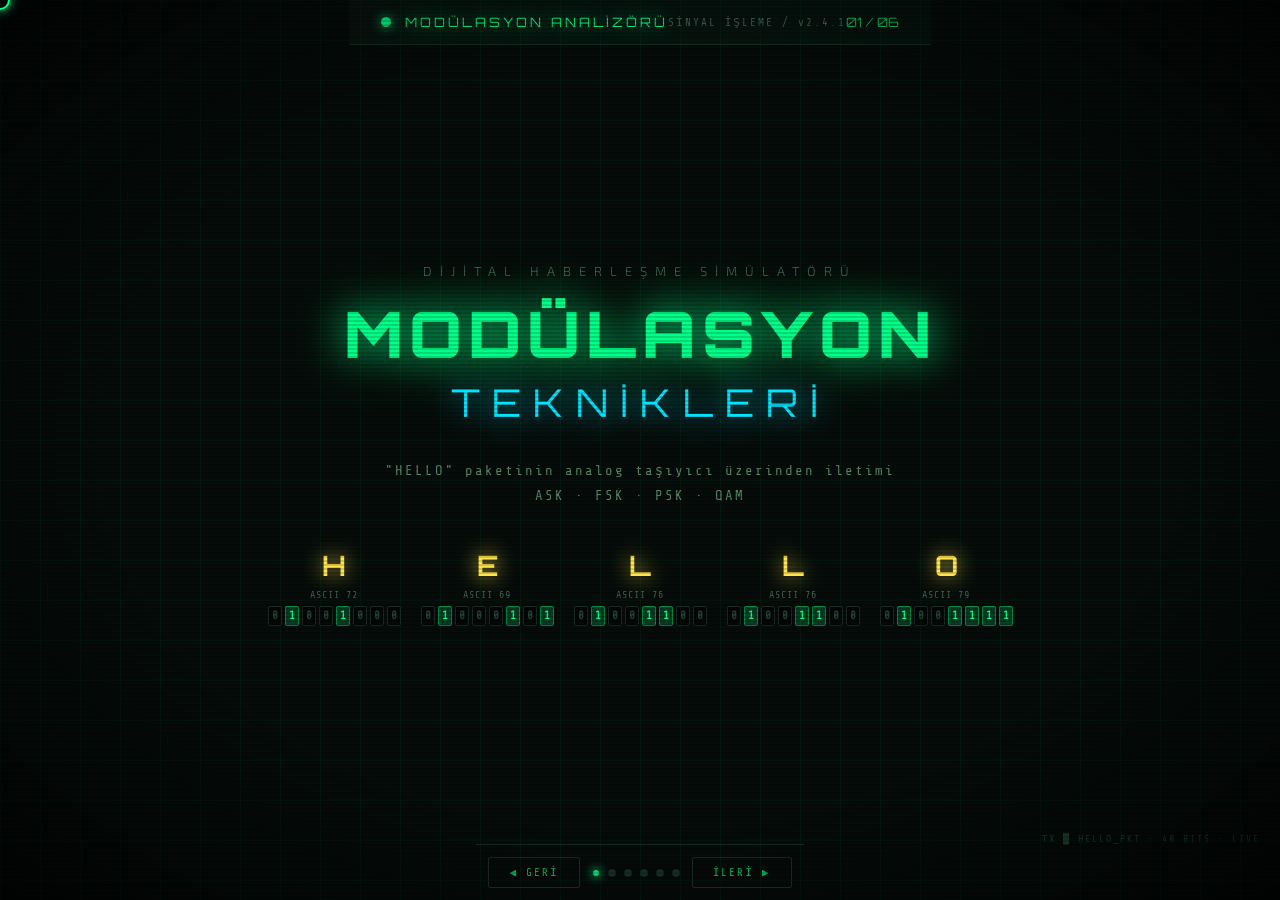
<file: hello_modulation.html>
<!DOCTYPE html>
<html lang="tr">
<head>
<meta charset="UTF-8">
<meta name="viewport" content="width=device-width, initial-scale=1.0">
<title>HELLO Paketi — Modülasyon Teknikleri</title>
<style>
  @import url('https://fonts.googleapis.com/css2?family=Share+Tech+Mono&family=Orbitron:wght@400;700;900&family=Exo+2:wght@300;400;600&display=swap');

  :root {
    --green: #00ff88;
    --green-dim: #00cc66;
    --green-dark: #003320;
    --cyan: #00e5ff;
    --yellow: #ffe44d;
    --red: #ff4466;
    --purple: #cc44ff;
    --bg: #060c0a;
    --panel: #0a1410;
    --border: #1a3328;
  }

  * { margin: 0; padding: 0; box-sizing: border-box; }

  body {
    background: var(--bg);
    color: var(--green);
    font-family: 'Share Tech Mono', monospace;
    overflow: hidden;
    height: 100vh;
    width: 100vw;
    cursor: none;
  }

  /* Scanline overlay */
  body::before {
    content: '';
    position: fixed;
    inset: 0;
    background: repeating-linear-gradient(
      0deg,
      transparent,
      transparent 2px,
      rgba(0,0,0,0.15) 2px,
      rgba(0,0,0,0.15) 4px
    );
    pointer-events: none;
    z-index: 1000;
  }

  /* CRT vignette */
  body::after {
    content: '';
    position: fixed;
    inset: 0;
    background: radial-gradient(ellipse at center, transparent 60%, rgba(0,0,0,0.7) 100%);
    pointer-events: none;
    z-index: 999;
  }

  /* Custom cursor */
  #cursor {
    position: fixed;
    width: 20px; height: 20px;
    border: 2px solid var(--green);
    border-radius: 50%;
    pointer-events: none;
    z-index: 9999;
    transform: translate(-50%, -50%);
    transition: all 0.1s ease;
    box-shadow: 0 0 10px var(--green);
  }

  /* Slides */
  .slide {
    position: absolute;
    inset: 0;
    display: flex;
    flex-direction: column;
    opacity: 0;
    pointer-events: none;
    transition: opacity 0.5s ease;
  }
  .slide.active {
    opacity: 1;
    pointer-events: all;
  }

  /* ── HEADER ── */
  .header {
    display: flex;
    align-items: center;
    justify-content: space-between;
    padding: 14px 32px;
    border-bottom: 1px solid var(--border);
    background: linear-gradient(90deg, var(--panel) 0%, rgba(0,255,136,0.03) 100%);
    flex-shrink: 0;
  }
  .header-left {
    display: flex;
    align-items: center;
    gap: 14px;
  }
  .logo-dot {
    width: 10px; height: 10px;
    border-radius: 50%;
    background: var(--green);
    box-shadow: 0 0 12px var(--green);
    animation: pulse 1.5s ease-in-out infinite;
  }
  @keyframes pulse {
    0%,100% { opacity: 1; box-shadow: 0 0 12px var(--green); }
    50% { opacity: 0.5; box-shadow: 0 0 4px var(--green); }
  }
  .header-title {
    font-family: 'Orbitron', monospace;
    font-size: 13px;
    letter-spacing: 3px;
    color: var(--green);
    text-shadow: 0 0 20px var(--green);
  }
  .header-right {
    font-size: 11px;
    color: #446655;
    letter-spacing: 2px;
  }
  .slide-counter {
    font-family: 'Orbitron', monospace;
    font-size: 13px;
    color: var(--green-dim);
  }

  /* ── SLIDE 1: Title ── */
  #slide-1 {
    align-items: center;
    justify-content: center;
    background: var(--bg);
    gap: 0;
  }
  .title-container {
    text-align: center;
    position: relative;
    z-index: 2;
  }
  .title-sub {
    font-family: 'Exo 2', sans-serif;
    font-size: 13px;
    font-weight: 300;
    letter-spacing: 8px;
    color: #446655;
    margin-bottom: 20px;
    text-transform: uppercase;
  }
  .title-main {
    font-family: 'Orbitron', monospace;
    font-size: clamp(36px, 5vw, 64px);
    font-weight: 900;
    color: var(--green);
    text-shadow: 0 0 40px var(--green), 0 0 80px rgba(0,255,136,0.3);
    letter-spacing: 6px;
    line-height: 1.1;
  }
  .title-packet {
    font-family: 'Orbitron', monospace;
    font-size: clamp(24px, 3vw, 40px);
    font-weight: 400;
    color: var(--cyan);
    text-shadow: 0 0 30px var(--cyan);
    letter-spacing: 12px;
    margin-top: 8px;
  }
  .title-desc {
    margin-top: 32px;
    font-size: 14px;
    color: #558866;
    letter-spacing: 2px;
    line-height: 1.8;
  }

  /* Hello binary display */
  .hello-binary {
    display: flex;
    gap: 20px;
    justify-content: center;
    margin-top: 40px;
    flex-wrap: wrap;
  }
  .char-block {
    display: flex;
    flex-direction: column;
    align-items: center;
    gap: 6px;
    opacity: 0;
    animation: fadeUp 0.5s ease forwards;
  }
  .char-letter {
    font-family: 'Orbitron', monospace;
    font-size: 28px;
    font-weight: 700;
    color: var(--yellow);
    text-shadow: 0 0 20px var(--yellow);
  }
  .char-ascii {
    font-size: 10px;
    color: #446655;
    letter-spacing: 1px;
  }
  .char-bits {
    display: flex;
    gap: 3px;
  }
  .bit {
    width: 14px; height: 20px;
    display: flex;
    align-items: center;
    justify-content: center;
    font-size: 11px;
    font-weight: bold;
    border-radius: 2px;
  }
  .bit-1 { background: rgba(0,255,136,0.2); color: var(--green); border: 1px solid rgba(0,255,136,0.4); }
  .bit-0 { background: rgba(0,0,0,0.4); color: #224433; border: 1px solid #1a2a22; }
  @keyframes fadeUp {
    from { opacity: 0; transform: translateY(20px); }
    to { opacity: 1; transform: translateY(0); }
  }

  /* Grid background for title */
  .grid-bg {
    position: absolute;
    inset: 0;
    background-image:
      linear-gradient(rgba(0,255,136,0.04) 1px, transparent 1px),
      linear-gradient(90deg, rgba(0,255,136,0.04) 1px, transparent 1px);
    background-size: 40px 40px;
    pointer-events: none;
  }

  /* ── SLIDES 2-5: Modulation ── */
  .mod-slide {
    display: flex;
    flex-direction: column;
    flex: 1;
    overflow: hidden;
  }
  .mod-header {
    display: flex;
    align-items: flex-end;
    gap: 20px;
    padding: 18px 32px 16px;
    border-bottom: 1px solid var(--border);
    flex-shrink: 0;
  }
  .mod-type-badge {
    font-family: 'Orbitron', monospace;
    font-size: 11px;
    letter-spacing: 3px;
    padding: 4px 12px;
    border-radius: 2px;
  }
  .mod-title {
    font-family: 'Orbitron', monospace;
    font-size: 22px;
    font-weight: 700;
  }
  .mod-subtitle {
    font-size: 12px;
    color: #446655;
    letter-spacing: 2px;
    margin-left: auto;
  }

  .mod-body {
    display: flex;
    flex: 1;
    gap: 0;
    overflow: hidden;
  }

  /* Left info panel */
  .info-panel {
    width: 260px;
    flex-shrink: 0;
    border-right: 1px solid var(--border);
    padding: 20px 18px;
    display: flex;
    flex-direction: column;
    gap: 16px;
    background: var(--panel);
    overflow-y: auto;
  }
  .info-section-title {
    font-size: 9px;
    letter-spacing: 3px;
    color: #446655;
    text-transform: uppercase;
    margin-bottom: 6px;
  }
  .info-box {
    background: rgba(0,255,136,0.03);
    border: 1px solid var(--border);
    border-radius: 4px;
    padding: 12px;
  }
  .info-formula {
    font-size: 12px;
    color: var(--cyan);
    text-shadow: 0 0 10px var(--cyan);
    line-height: 1.8;
  }
  .info-item {
    display: flex;
    align-items: flex-start;
    gap: 8px;
    margin-bottom: 8px;
    font-size: 11px;
    color: #557766;
    line-height: 1.5;
  }
  .info-dot {
    width: 6px; height: 6px;
    border-radius: 50%;
    flex-shrink: 0;
    margin-top: 4px;
  }
  .spec-row {
    display: flex;
    justify-content: space-between;
    font-size: 11px;
    padding: 5px 0;
    border-bottom: 1px solid var(--border);
    color: #446655;
  }
  .spec-val { color: var(--green); font-weight: bold; }

  /* Right canvas area */
  .canvas-area {
    flex: 1;
    display: flex;
    flex-direction: column;
    overflow: hidden;
  }

  /* Bit stream bar */
  .bitstream-bar {
    padding: 10px 24px;
    border-bottom: 1px solid var(--border);
    display: flex;
    align-items: center;
    gap: 12px;
    flex-shrink: 0;
    background: rgba(0,255,136,0.02);
  }
  .bitstream-label {
    font-size: 9px;
    letter-spacing: 3px;
    color: #446655;
    width: 80px;
    flex-shrink: 0;
  }
  .bitstream-bits {
    display: flex;
    gap: 2px;
    flex: 1;
    overflow: hidden;
  }
  .bs-bit {
    height: 22px;
    min-width: 14px;
    flex: 1;
    display: flex;
    align-items: center;
    justify-content: center;
    font-size: 10px;
    font-weight: bold;
    border-radius: 1px;
    transition: all 0.2s;
  }
  .bs-1 { background: rgba(0,255,136,0.25); color: var(--green); }
  .bs-0 { background: rgba(0,0,0,0.5); color: #1a3328; border: 1px solid #1a3328; }
  .bs-active { box-shadow: 0 0 8px var(--green); transform: scaleY(1.1); }

  /* Waveform canvases */
  .waveforms {
    flex: 1;
    display: flex;
    flex-direction: column;
    padding: 0;
    gap: 0;
    overflow: hidden;
  }
  .wave-row {
    flex: 1;
    display: flex;
    border-bottom: 1px solid var(--border);
    min-height: 0;
  }
  .wave-row:last-child { border-bottom: none; }
  .wave-label {
    width: 110px;
    flex-shrink: 0;
    display: flex;
    flex-direction: column;
    justify-content: center;
    padding: 8px 12px 8px 20px;
    border-right: 1px solid var(--border);
    background: var(--panel);
  }
  .wave-name {
    font-size: 10px;
    font-weight: bold;
    letter-spacing: 1px;
    margin-bottom: 3px;
  }
  .wave-desc {
    font-size: 9px;
    color: #446655;
    line-height: 1.4;
  }
  .wave-canvas-wrap {
    flex: 1;
    position: relative;
    overflow: hidden;
  }
  .wave-canvas-wrap canvas {
    position: absolute;
    inset: 0;
    width: 100%;
    height: 100%;
  }

  /* ── SLIDE 6: Comparison ── */
  .comp-grid {
    display: grid;
    grid-template-columns: 1fr 1fr;
    grid-template-rows: 1fr 1fr;
    gap: 1px;
    background: var(--border);
    flex: 1;
  }
  .comp-cell {
    background: var(--bg);
    padding: 14px 18px;
    display: flex;
    flex-direction: column;
    overflow: hidden;
  }
  .comp-cell-header {
    display: flex;
    align-items: center;
    gap: 10px;
    margin-bottom: 10px;
    flex-shrink: 0;
  }
  .comp-badge {
    font-family: 'Orbitron', monospace;
    font-size: 10px;
    padding: 3px 10px;
    border-radius: 2px;
  }
  .comp-title-text {
    font-family: 'Orbitron', monospace;
    font-size: 13px;
  }
  .comp-canvas-wrap {
    flex: 1;
    position: relative;
    min-height: 0;
  }
  .comp-canvas-wrap canvas {
    position: absolute;
    inset: 0;
    width: 100%;
    height: 100%;
  }
  .comp-stats {
    display: flex;
    gap: 14px;
    margin-top: 8px;
    flex-shrink: 0;
  }
  .comp-stat {
    font-size: 10px;
    color: #446655;
  }
  .comp-stat span { color: var(--green); }

  /* ── NAV BUTTONS ── */
  .nav-bar {
    display: flex;
    align-items: center;
    justify-content: center;
    gap: 12px;
    padding: 12px;
    border-top: 1px solid var(--border);
    flex-shrink: 0;
  }
  .nav-btn {
    font-family: 'Share Tech Mono', monospace;
    font-size: 11px;
    letter-spacing: 2px;
    padding: 8px 20px;
    background: transparent;
    border: 1px solid var(--border);
    color: var(--green-dim);
    cursor: none;
    border-radius: 2px;
    transition: all 0.2s;
  }
  .nav-btn:hover {
    border-color: var(--green);
    color: var(--green);
    background: rgba(0,255,136,0.05);
    box-shadow: 0 0 15px rgba(0,255,136,0.2);
  }
  .nav-dots {
    display: flex;
    gap: 8px;
  }
  .nav-dot {
    width: 8px; height: 8px;
    border-radius: 50%;
    background: var(--border);
    border: 1px solid #1a3328;
    cursor: none;
    transition: all 0.3s;
  }
  .nav-dot.active {
    background: var(--green);
    box-shadow: 0 0 10px var(--green);
  }

  /* Animations */
  @keyframes glitch {
    0%,90%,100% { transform: none; opacity: 1; }
    92% { transform: skewX(3deg) translateX(-4px); opacity: 0.8; }
    94% { transform: skewX(-3deg) translateX(4px); }
    96% { transform: none; }
  }
  .title-main { animation: glitch 6s ease-in-out infinite; }

  /* Status bar */
  .status-bar {
    position: fixed;
    bottom: 56px;
    right: 20px;
    font-size: 10px;
    color: #224433;
    letter-spacing: 2px;
    z-index: 100;
  }
  .status-bar .blink {
    animation: blink 1s step-end infinite;
  }
  @keyframes blink { 50% { opacity: 0; } }

  /* Modulation-specific colors */
  .ask { --mod-color: #ffe44d; --mod-bg: rgba(255,228,77,0.1); }
  .fsk { --mod-color: #00e5ff; --mod-bg: rgba(0,229,255,0.1); }
  .psk { --mod-color: #cc44ff; --mod-bg: rgba(204,68,255,0.1); }
  .qam { --mod-color: #ff4466; --mod-bg: rgba(255,68,102,0.1); }

  .ask .mod-type-badge { background: rgba(255,228,77,0.15); color: #ffe44d; border: 1px solid rgba(255,228,77,0.3); }
  .ask .mod-title { color: #ffe44d; text-shadow: 0 0 30px #ffe44d; }
  .fsk .mod-type-badge { background: rgba(0,229,255,0.15); color: #00e5ff; border: 1px solid rgba(0,229,255,0.3); }
  .fsk .mod-title { color: #00e5ff; text-shadow: 0 0 30px #00e5ff; }
  .psk .mod-type-badge { background: rgba(204,68,255,0.15); color: #cc44ff; border: 1px solid rgba(204,68,255,0.3); }
  .psk .mod-title { color: #cc44ff; text-shadow: 0 0 30px #cc44ff; }
  .qam .mod-type-badge { background: rgba(255,68,102,0.15); color: #ff4466; border: 1px solid rgba(255,68,102,0.3); }
  .qam .mod-title { color: #ff4466; text-shadow: 0 0 30px #ff4466; }

  /* Tooltip / info */
  .phase-indicator {
    position: absolute;
    top: 4px; right: 8px;
    font-size: 10px;
    color: #446655;
    letter-spacing: 1px;
  }
</style>
</head>
<body>

<div id="cursor"></div>

<!-- ══════════════════════════════════════════
     SLIDE 1 — Title
═══════════════════════════════════════════ -->
<div class="slide active" id="slide-1">
  <div class="header">
    <div class="header-left">
      <div class="logo-dot"></div>
      <div class="header-title">MODÜLASYON ANALİZÖRÜ</div>
    </div>
    <div class="header-right">SİNYAL İŞLEME / v2.4.1</div>
    <div class="slide-counter">01 / 06</div>
  </div>

  <div class="grid-bg"></div>

  <div style="flex:1; display:flex; flex-direction:column; align-items:center; justify-content:center; position:relative; z-index:2; padding: 20px;">
    <div class="title-container">
      <div class="title-sub">dijital haberleşme simülatörü</div>
      <div class="title-main">MODÜLASYON</div>
      <div class="title-packet">TEKNİKLERİ</div>
      <div class="title-desc">
        "HELLO" paketinin analog taşıyıcı üzerinden iletimi<br>
        ASK · FSK · PSK · QAM
      </div>
    </div>

    <div class="hello-binary" id="hello-binary">
      <!-- Filled by JS -->
    </div>
  </div>

  <div class="nav-bar">
    <button class="nav-btn" onclick="prevSlide()">◀ GERİ</button>
    <div class="nav-dots" id="nav-dots"></div>
    <button class="nav-btn" onclick="nextSlide()">İLERİ ▶</button>
  </div>
</div>

<!-- ══════════════════════════════════════════
     SLIDE 2 — ASK
═══════════════════════════════════════════ -->
<div class="slide" id="slide-2">
  <div class="header">
    <div class="header-left">
      <div class="logo-dot" style="background:#ffe44d; box-shadow:0 0 12px #ffe44d"></div>
      <div class="header-title" style="color:#ffe44d; text-shadow:0 0 20px #ffe44d">MODÜLASYON ANALİZÖRÜ</div>
    </div>
    <div class="header-right">HELLO PAKETI</div>
    <div class="slide-counter">02 / 06</div>
  </div>

  <div class="mod-slide ask">
    <div class="mod-header">
      <div class="mod-type-badge">ASK</div>
      <div class="mod-title">Genlik Kaydırmalı Anahtarlama</div>
      <div class="mod-subtitle">Amplitude Shift Keying</div>
    </div>
    <div class="mod-body">
      <div class="info-panel">
        <div>
          <div class="info-section-title">Formül</div>
          <div class="info-box">
            <div class="info-formula">
              s(t) = A(t)·cos(2πf<sub>c</sub>t)<br><br>
              <span style="color:#ffe44d">A = A₁</span> → bit = 1<br>
              <span style="color:#446655">A = A₀</span> → bit = 0
            </div>
          </div>
        </div>
        <div>
          <div class="info-section-title">Çalışma Prensibi</div>
          <div class="info-item"><div class="info-dot" style="background:#ffe44d"></div>Taşıyıcı sinyal sabit frekansta salınır</div>
          <div class="info-item"><div class="info-dot" style="background:#ffe44d"></div>Bit '1' için yüksek genlik, '0' için düşük (veya sıfır) genlik kullanılır</div>
          <div class="info-item"><div class="info-dot" style="background:#ffe44d"></div>OOK (On-Off Keying) en basit ASK türüdür</div>
        </div>
        <div>
          <div class="info-section-title">Teknik Özellikler</div>
          <div class="spec-row"><span>Bant genişliği</span><span class="spec-val">B = 2·f<sub>m</sub></span></div>
          <div class="spec-row"><span>Gürültü bağışıklığı</span><span class="spec-val" style="color:#ff4466">Düşük</span></div>
          <div class="spec-row"><span>Uygulama</span><span class="spec-val">Optik fiber</span></div>
          <div class="spec-row"><span>Verimlilik</span><span class="spec-val" style="color:#ffe44d">1 bit/Hz</span></div>
        </div>
      </div>
      <div class="canvas-area">
        <div class="bitstream-bar">
          <div class="bitstream-label">BİT AKIŞI</div>
          <div class="bitstream-bits" id="ask-bits"></div>
        </div>
        <div class="waveforms">
          <div class="wave-row">
            <div class="wave-label">
              <div class="wave-name" style="color:#ffe44d">VERİ</div>
              <div class="wave-desc">Dijital bit akışı (NRZ)</div>
            </div>
            <div class="wave-canvas-wrap"><canvas id="ask-data"></canvas></div>
          </div>
          <div class="wave-row">
            <div class="wave-label">
              <div class="wave-name" style="color:#446655">TAŞIYICI</div>
              <div class="wave-desc">cos(2πf<sub>c</sub>t)</div>
            </div>
            <div class="wave-canvas-wrap"><canvas id="ask-carrier"></canvas></div>
          </div>
          <div class="wave-row">
            <div class="wave-label">
              <div class="wave-name" style="color:#ffe44d">ASK ÇIKIŞ</div>
              <div class="wave-desc">Modüle sinyal</div>
            </div>
            <div class="wave-canvas-wrap"><canvas id="ask-out"></canvas><div class="phase-indicator" id="ask-phase"></div></div>
          </div>
        </div>
      </div>
    </div>
  </div>

  <div class="nav-bar">
    <button class="nav-btn" onclick="prevSlide()">◀ GERİ</button>
    <div class="nav-dots" id="nav-dots-2"></div>
    <button class="nav-btn" onclick="nextSlide()">İLERİ ▶</button>
  </div>
</div>

<!-- ══════════════════════════════════════════
     SLIDE 3 — FSK
═══════════════════════════════════════════ -->
<div class="slide" id="slide-3">
  <div class="header">
    <div class="header-left">
      <div class="logo-dot" style="background:#00e5ff; box-shadow:0 0 12px #00e5ff"></div>
      <div class="header-title" style="color:#00e5ff; text-shadow:0 0 20px #00e5ff">MODÜLASYON ANALİZÖRÜ</div>
    </div>
    <div class="header-right">HELLO PAKETI</div>
    <div class="slide-counter">03 / 06</div>
  </div>

  <div class="mod-slide fsk">
    <div class="mod-header">
      <div class="mod-type-badge">FSK</div>
      <div class="mod-title">Frekans Kaydırmalı Anahtarlama</div>
      <div class="mod-subtitle">Frequency Shift Keying</div>
    </div>
    <div class="mod-body">
      <div class="info-panel">
        <div>
          <div class="info-section-title">Formül</div>
          <div class="info-box">
            <div class="info-formula">
              s(t) = A·cos(2πf(t)·t)<br><br>
              <span style="color:#00e5ff">f = f₁</span> → bit = 1<br>
              <span style="color:#446655">f = f₀</span> → bit = 0<br><br>
              Δf = f₁ − f₀
            </div>
          </div>
        </div>
        <div>
          <div class="info-section-title">Çalışma Prensibi</div>
          <div class="info-item"><div class="info-dot" style="background:#00e5ff"></div>Genlik sabit tutulur; frekans veriyle değişir</div>
          <div class="info-item"><div class="info-dot" style="background:#00e5ff"></div>Bit '1' için yüksek frekans, '0' için düşük frekans</div>
          <div class="info-item"><div class="info-dot" style="background:#00e5ff"></div>Gürültüye karşı ASK'tan çok daha dayanıklıdır</div>
        </div>
        <div>
          <div class="info-section-title">Teknik Özellikler</div>
          <div class="spec-row"><span>Bant genişliği</span><span class="spec-val">B = 2(Δf + f<sub>m</sub>)</span></div>
          <div class="spec-row"><span>Gürültü bağışıklığı</span><span class="spec-val" style="color:#ffe44d">Orta</span></div>
          <div class="spec-row"><span>Uygulama</span><span class="spec-val">Radyo, modem</span></div>
          <div class="spec-row"><span>Verimlilik</span><span class="spec-val" style="color:#ffe44d">1 bit/Hz</span></div>
        </div>
      </div>
      <div class="canvas-area">
        <div class="bitstream-bar">
          <div class="bitstream-label">BİT AKIŞI</div>
          <div class="bitstream-bits" id="fsk-bits"></div>
        </div>
        <div class="waveforms">
          <div class="wave-row">
            <div class="wave-label">
              <div class="wave-name" style="color:#00e5ff">VERİ</div>
              <div class="wave-desc">Dijital bit akışı</div>
            </div>
            <div class="wave-canvas-wrap"><canvas id="fsk-data"></canvas></div>
          </div>
          <div class="wave-row">
            <div class="wave-label">
              <div class="wave-name" style="color:#446655">f₁ / f₀</div>
              <div class="wave-desc">Frekans bileşenleri</div>
            </div>
            <div class="wave-canvas-wrap"><canvas id="fsk-carrier"></canvas></div>
          </div>
          <div class="wave-row">
            <div class="wave-label">
              <div class="wave-name" style="color:#00e5ff">FSK ÇIKIŞ</div>
              <div class="wave-desc">Modüle sinyal</div>
            </div>
            <div class="wave-canvas-wrap"><canvas id="fsk-out"></canvas></div>
          </div>
        </div>
      </div>
    </div>
  </div>

  <div class="nav-bar">
    <button class="nav-btn" onclick="prevSlide()">◀ GERİ</button>
    <div class="nav-dots" id="nav-dots-3"></div>
    <button class="nav-btn" onclick="nextSlide()">İLERİ ▶</button>
  </div>
</div>

<!-- ══════════════════════════════════════════
     SLIDE 4 — PSK
═══════════════════════════════════════════ -->
<div class="slide" id="slide-4">
  <div class="header">
    <div class="header-left">
      <div class="logo-dot" style="background:#cc44ff; box-shadow:0 0 12px #cc44ff"></div>
      <div class="header-title" style="color:#cc44ff; text-shadow:0 0 20px #cc44ff">MODÜLASYON ANALİZÖRÜ</div>
    </div>
    <div class="header-right">HELLO PAKETI</div>
    <div class="slide-counter">04 / 06</div>
  </div>

  <div class="mod-slide psk">
    <div class="mod-header">
      <div class="mod-type-badge">PSK</div>
      <div class="mod-title">Faz Kaydırmalı Anahtarlama</div>
      <div class="mod-subtitle">Phase Shift Keying</div>
    </div>
    <div class="mod-body">
      <div class="info-panel">
        <div>
          <div class="info-section-title">Formül (BPSK)</div>
          <div class="info-box">
            <div class="info-formula">
              s(t) = A·cos(2πf<sub>c</sub>t + φ(t))<br><br>
              <span style="color:#cc44ff">φ = 0°</span> → bit = 1<br>
              <span style="color:#446655">φ = 180°</span> → bit = 0
            </div>
          </div>
        </div>
        <div>
          <div class="info-section-title">PSK Çeşitleri</div>
          <div class="info-item"><div class="info-dot" style="background:#cc44ff"></div>BPSK: 2 faz (0°, 180°) — 1 bit/sembol</div>
          <div class="info-item"><div class="info-dot" style="background:#cc44ff"></div>QPSK: 4 faz (0°, 90°, 180°, 270°) — 2 bit/sembol</div>
          <div class="info-item"><div class="info-dot" style="background:#cc44ff"></div>8-PSK: 8 faz — 3 bit/sembol</div>
        </div>
        <div>
          <div class="info-section-title">Teknik Özellikler</div>
          <div class="spec-row"><span>Gürültü bağışıklığı</span><span class="spec-val" style="color:#00ff88">Yüksek</span></div>
          <div class="spec-row"><span>Uygulama</span><span class="spec-val">WiFi, LTE</span></div>
          <div class="spec-row"><span>BPSK verimi</span><span class="spec-val" style="color:#cc44ff">1 bit/Hz</span></div>
          <div class="spec-row"><span>QPSK verimi</span><span class="spec-val" style="color:#cc44ff">2 bit/Hz</span></div>
        </div>
      </div>
      <div class="canvas-area">
        <div class="bitstream-bar">
          <div class="bitstream-label">BİT AKIŞI</div>
          <div class="bitstream-bits" id="psk-bits"></div>
        </div>
        <div class="waveforms">
          <div class="wave-row">
            <div class="wave-label">
              <div class="wave-name" style="color:#cc44ff">VERİ</div>
              <div class="wave-desc">Dijital bit akışı</div>
            </div>
            <div class="wave-canvas-wrap"><canvas id="psk-data"></canvas></div>
          </div>
          <div class="wave-row">
            <div class="wave-label">
              <div class="wave-name" style="color:#446655">FAZ</div>
              <div class="wave-desc">0° / 180° kaydırma</div>
            </div>
            <div class="wave-canvas-wrap"><canvas id="psk-carrier"></canvas></div>
          </div>
          <div class="wave-row">
            <div class="wave-label">
              <div class="wave-name" style="color:#cc44ff">PSK ÇIKIŞ</div>
              <div class="wave-desc">Faz geçişleri</div>
            </div>
            <div class="wave-canvas-wrap"><canvas id="psk-out"></canvas></div>
          </div>
        </div>
      </div>
    </div>
  </div>

  <div class="nav-bar">
    <button class="nav-btn" onclick="prevSlide()">◀ GERİ</button>
    <div class="nav-dots" id="nav-dots-4"></div>
    <button class="nav-btn" onclick="nextSlide()">İLERİ ▶</button>
  </div>
</div>

<!-- ══════════════════════════════════════════
     SLIDE 5 — QAM
═══════════════════════════════════════════ -->
<div class="slide" id="slide-5">
  <div class="header">
    <div class="header-left">
      <div class="logo-dot" style="background:#ff4466; box-shadow:0 0 12px #ff4466"></div>
      <div class="header-title" style="color:#ff4466; text-shadow:0 0 20px #ff4466">MODÜLASYON ANALİZÖRÜ</div>
    </div>
    <div class="header-right">HELLO PAKETI</div>
    <div class="slide-counter">05 / 06</div>
  </div>

  <div class="mod-slide qam" style="display:flex; flex-direction:column; flex:1; overflow:hidden;">
    <div class="mod-header">
      <div class="mod-type-badge">QAM</div>
      <div class="mod-title">Kuadratür Genlik Modülasyonu</div>
      <div class="mod-subtitle">Quadrature Amplitude Modulation</div>
    </div>
    <div class="mod-body" style="flex:1; overflow:hidden;">
      <div class="info-panel">
        <div>
          <div class="info-section-title">Formül (16-QAM)</div>
          <div class="info-box">
            <div class="info-formula">
              s(t) = I·cos(2πf<sub>c</sub>t)<br>
              &nbsp;&nbsp;&nbsp;&nbsp;− Q·sin(2πf<sub>c</sub>t)<br><br>
              I: In-phase bileşen<br>
              Q: Quadrature bileşen
            </div>
          </div>
        </div>
        <div>
          <div class="info-section-title">QAM Seviyeleri</div>
          <div class="info-item"><div class="info-dot" style="background:#ff4466"></div>4-QAM = QPSK (2 bit/sembol)</div>
          <div class="info-item"><div class="info-dot" style="background:#ff4466"></div>16-QAM: 16 nokta, 4 bit/sembol</div>
          <div class="info-item"><div class="info-dot" style="background:#ff4466"></div>256-QAM: 8 bit/sembol (WiFi 6)</div>
          <div class="info-item"><div class="info-dot" style="background:#ff4466"></div>1024-QAM: 10 bit/sembol (5G NR)</div>
        </div>
        <div>
          <div class="info-section-title">Teknik Özellikler</div>
          <div class="spec-row"><span>Spektral verimlilik</span><span class="spec-val" style="color:#00ff88">Çok Yüksek</span></div>
          <div class="spec-row"><span>Uygulama</span><span class="spec-val">5G, WiFi, kablo</span></div>
          <div class="spec-row"><span>SNR gereksinimi</span><span class="spec-val" style="color:#ff4466">Yüksek</span></div>
        </div>
      </div>
      <div class="canvas-area" style="display:flex; flex-direction:column; flex:1; overflow:hidden;">
        <div class="bitstream-bar">
          <div class="bitstream-label">BİT AKIŞI</div>
          <div class="bitstream-bits" id="qam-bits"></div>
        </div>
        <div style="flex:1; display:flex; gap:1px; background:var(--border); overflow:hidden;">
          <div style="flex:1; display:flex; flex-direction:column; background:var(--bg); overflow:hidden;">
            <div class="waveforms" style="flex:1;">
              <div class="wave-row">
                <div class="wave-label">
                  <div class="wave-name" style="color:#ff4466">I (In-Phase)</div>
                  <div class="wave-desc">cos bileşeni</div>
                </div>
                <div class="wave-canvas-wrap"><canvas id="qam-i"></canvas></div>
              </div>
              <div class="wave-row">
                <div class="wave-label">
                  <div class="wave-name" style="color:#ff8800">Q (Quadrature)</div>
                  <div class="wave-desc">sin bileşeni</div>
                </div>
                <div class="wave-canvas-wrap"><canvas id="qam-q"></canvas></div>
              </div>
              <div class="wave-row">
                <div class="wave-label">
                  <div class="wave-name" style="color:#ff4466">QAM ÇIKIŞ</div>
                  <div class="wave-desc">I + Q kombinasyonu</div>
                </div>
                <div class="wave-canvas-wrap"><canvas id="qam-out"></canvas></div>
              </div>
            </div>
          </div>
          <div style="width:200px; flex-shrink:0; background:var(--bg); display:flex; flex-direction:column; align-items:center; justify-content:center; padding:10px;">
            <div style="font-size:9px; letter-spacing:3px; color:#446655; margin-bottom:8px;">TAKIM BURCU</div>
            <canvas id="qam-constellation" style="width:100%; max-width:180px; aspect-ratio:1;"></canvas>
          </div>
        </div>
      </div>
    </div>
  </div>

  <div class="nav-bar">
    <button class="nav-btn" onclick="prevSlide()">◀ GERİ</button>
    <div class="nav-dots" id="nav-dots-5"></div>
    <button class="nav-btn" onclick="nextSlide()">İLERİ ▶</button>
  </div>
</div>

<!-- ══════════════════════════════════════════
     SLIDE 6 — Comparison
═══════════════════════════════════════════ -->
<div class="slide" id="slide-6">
  <div class="header">
    <div class="header-left">
      <div class="logo-dot"></div>
      <div class="header-title">MODÜLASYON ANALİZÖRÜ</div>
    </div>
    <div class="header-right">KARŞILAŞTIRMA</div>
    <div class="slide-counter">06 / 06</div>
  </div>

  <div style="flex:1; display:flex; flex-direction:column; overflow:hidden;">
    <div style="padding:14px 32px 10px; border-bottom:1px solid var(--border); flex-shrink:0;">
      <div style="font-family:'Orbitron',monospace; font-size:18px; font-weight:700; color:var(--green); text-shadow:0 0 20px var(--green); letter-spacing:3px;">
        KARŞILAŞTIRMALI ANALİZ — HELLO PAKETİ
      </div>
    </div>

    <div class="comp-grid">
      <div class="comp-cell">
        <div class="comp-cell-header">
          <div class="comp-badge" style="background:rgba(255,228,77,0.15); color:#ffe44d; border:1px solid rgba(255,228,77,0.3); font-family:'Orbitron',monospace; font-size:10px; padding:3px 10px; border-radius:2px;">ASK</div>
          <div class="comp-title-text" style="color:#ffe44d; font-family:'Orbitron',monospace; font-size:13px;">Genlik Modülasyonu</div>
          <div style="margin-left:auto; font-size:10px; color:#446655;">Gürültü: ✗</div>
        </div>
        <div class="comp-canvas-wrap"><canvas id="comp-ask"></canvas></div>
        <div class="comp-stats">
          <div class="comp-stat">Bant: <span>2f<sub>m</sub></span></div>
          <div class="comp-stat">Verim: <span>1 bit/Hz</span></div>
          <div class="comp-stat">Uygulama: <span>Optik</span></div>
        </div>
      </div>
      <div class="comp-cell">
        <div class="comp-cell-header">
          <div class="comp-badge" style="background:rgba(0,229,255,0.15); color:#00e5ff; border:1px solid rgba(0,229,255,0.3); font-family:'Orbitron',monospace; font-size:10px; padding:3px 10px; border-radius:2px;">FSK</div>
          <div class="comp-title-text" style="color:#00e5ff; font-family:'Orbitron',monospace; font-size:13px;">Frekans Modülasyonu</div>
          <div style="margin-left:auto; font-size:10px; color:#446655;">Gürültü: ~</div>
        </div>
        <div class="comp-canvas-wrap"><canvas id="comp-fsk"></canvas></div>
        <div class="comp-stats">
          <div class="comp-stat">Bant: <span>2(Δf+f<sub>m</sub>)</span></div>
          <div class="comp-stat">Verim: <span>1 bit/Hz</span></div>
          <div class="comp-stat">Uygulama: <span>Radyo</span></div>
        </div>
      </div>
      <div class="comp-cell">
        <div class="comp-cell-header">
          <div class="comp-badge" style="background:rgba(204,68,255,0.15); color:#cc44ff; border:1px solid rgba(204,68,255,0.3); font-family:'Orbitron',monospace; font-size:10px; padding:3px 10px; border-radius:2px;">PSK</div>
          <div class="comp-title-text" style="color:#cc44ff; font-family:'Orbitron',monospace; font-size:13px;">Faz Modülasyonu</div>
          <div style="margin-left:auto; font-size:10px; color:#446655;">Gürültü: ✓</div>
        </div>
        <div class="comp-canvas-wrap"><canvas id="comp-psk"></canvas></div>
        <div class="comp-stats">
          <div class="comp-stat">Bant: <span>2f<sub>m</sub></span></div>
          <div class="comp-stat">Verim: <span>1–3 bit/Hz</span></div>
          <div class="comp-stat">Uygulama: <span>WiFi/LTE</span></div>
        </div>
      </div>
      <div class="comp-cell">
        <div class="comp-cell-header">
          <div class="comp-badge" style="background:rgba(255,68,102,0.15); color:#ff4466; border:1px solid rgba(255,68,102,0.3); font-family:'Orbitron',monospace; font-size:10px; padding:3px 10px; border-radius:2px;">QAM</div>
          <div class="comp-title-text" style="color:#ff4466; font-family:'Orbitron',monospace; font-size:13px;">Kuadratür Modülasyon</div>
          <div style="margin-left:auto; font-size:10px; color:#446655;">Gürültü: ✓✓</div>
        </div>
        <div class="comp-canvas-wrap"><canvas id="comp-qam"></canvas></div>
        <div class="comp-stats">
          <div class="comp-stat">Bant: <span>2f<sub>m</sub></span></div>
          <div class="comp-stat">Verim: <span>4–10 bit/Hz</span></div>
          <div class="comp-stat">Uygulama: <span>5G/WiFi6</span></div>
        </div>
      </div>
    </div>
  </div>

  <div class="nav-bar">
    <button class="nav-btn" onclick="prevSlide()">◀ GERİ</button>
    <div class="nav-dots" id="nav-dots-6"></div>
    <button class="nav-btn" onclick="nextSlide()">İLERİ ▶</button>
  </div>
</div>

<div class="status-bar">
  TX <span class="blink">█</span> HELLO_PKT · 40 BITS · LIVE
</div>

<script>
// ─── HELLO bits ──────────────────────────────────────────────────────────────
const HELLO = [
  { ch: 'H', code: 72,  bits: [0,1,0,0,1,0,0,0] },
  { ch: 'E', code: 69,  bits: [0,1,0,0,0,1,0,1] },
  { ch: 'L', code: 76,  bits: [0,1,0,0,1,1,0,0] },
  { ch: 'L', code: 76,  bits: [0,1,0,0,1,1,0,0] },
  { ch: 'O', code: 79,  bits: [0,1,0,0,1,1,1,1] },
];
const ALL_BITS = HELLO.flatMap(c => c.bits); // 40 bits

// ─── Cursor ──────────────────────────────────────────────────────────────────
const cursor = document.getElementById('cursor');
document.addEventListener('mousemove', e => {
  cursor.style.left = e.clientX + 'px';
  cursor.style.top = e.clientY + 'px';
});

// ─── SLIDE 1: HELLO binary ───────────────────────────────────────────────────
const helloBinary = document.getElementById('hello-binary');
HELLO.forEach((c, i) => {
  const div = document.createElement('div');
  div.className = 'char-block';
  div.style.animationDelay = (0.3 + i * 0.2) + 's';
  div.innerHTML = `
    <div class="char-letter">${c.ch}</div>
    <div class="char-ascii">ASCII ${c.code}</div>
    <div class="char-bits">${c.bits.map(b => `<div class="bit bit-${b}">${b}</div>`).join('')}</div>
  `;
  helloBinary.appendChild(div);
});

// ─── Nav dots setup ──────────────────────────────────────────────────────────
const TOTAL_SLIDES = 6;
let currentSlide = 1;
const dotContainers = ['nav-dots','nav-dots-2','nav-dots-3','nav-dots-4','nav-dots-5','nav-dots-6'];

function buildDots() {
  dotContainers.forEach(id => {
    const el = document.getElementById(id);
    if (!el) return;
    el.innerHTML = '';
    for (let i = 1; i <= TOTAL_SLIDES; i++) {
      const d = document.createElement('div');
      d.className = 'nav-dot' + (i === currentSlide ? ' active' : '');
      d.onclick = () => goToSlide(i);
      el.appendChild(d);
    }
  });
}

function goToSlide(n) {
  document.getElementById('slide-' + currentSlide).classList.remove('active');
  currentSlide = Math.max(1, Math.min(TOTAL_SLIDES, n));
  document.getElementById('slide-' + currentSlide).classList.add('active');
  buildDots();
  onSlideActivated(currentSlide);
}
function nextSlide() { goToSlide(currentSlide + 1); }
function prevSlide() { goToSlide(currentSlide - 1); }

document.addEventListener('keydown', e => {
  if (e.key === 'ArrowRight' || e.key === ' ') nextSlide();
  if (e.key === 'ArrowLeft') prevSlide();
});

// ─── Canvas drawing utilities ─────────────────────────────────────────────────
function resizeCanvas(canvas) {
  const rect = canvas.parentElement.getBoundingClientRect();
  canvas.width = rect.width;
  canvas.height = rect.height;
}

function drawGrid(ctx, w, h, color='rgba(0,255,136,0.06)') {
  ctx.strokeStyle = color;
  ctx.lineWidth = 1;
  const step = 40;
  for (let x = 0; x < w; x += step) {
    ctx.beginPath(); ctx.moveTo(x, 0); ctx.lineTo(x, h); ctx.stroke();
  }
  for (let y = 0; y < h; y += step) {
    ctx.beginPath(); ctx.moveTo(0, y); ctx.lineTo(w, y); ctx.stroke();
  }
  // Center line
  ctx.strokeStyle = 'rgba(0,255,136,0.15)';
  ctx.beginPath(); ctx.moveTo(0, h/2); ctx.lineTo(w, h/2); ctx.stroke();
}

// Glow effect
function drawGlowLine(ctx, points, color, glow=true) {
  if (points.length < 2) return;
  if (glow) {
    ctx.shadowColor = color;
    ctx.shadowBlur = 12;
    ctx.strokeStyle = color + '44';
    ctx.lineWidth = 4;
    ctx.beginPath();
    ctx.moveTo(points[0].x, points[0].y);
    for (let i = 1; i < points.length; i++) ctx.lineTo(points[i].x, points[i].y);
    ctx.stroke();
  }
  ctx.shadowColor = color;
  ctx.shadowBlur = 8;
  ctx.strokeStyle = color;
  ctx.lineWidth = 1.5;
  ctx.beginPath();
  ctx.moveTo(points[0].x, points[0].y);
  for (let i = 1; i < points.length; i++) ctx.lineTo(points[i].x, points[i].y);
  ctx.stroke();
  ctx.shadowBlur = 0;
}

// ─── Animation state ─────────────────────────────────────────────────────────
let animOffset = 0;
let animFrame = null;
let activeAnimSlide = null;

function stopAnim() {
  if (animFrame) { cancelAnimationFrame(animFrame); animFrame = null; }
}

function onSlideActivated(n) {
  stopAnim();
  activeAnimSlide = n;
  if (n === 2) startASKAnim();
  if (n === 3) startFSKAnim();
  if (n === 4) startPSKAnim();
  if (n === 5) startQAMAnim();
  if (n === 6) startCompAnim();
}

// ─── Bit display helper ───────────────────────────────────────────────────────
function updateBitDisplay(containerId, bits, activeIdx) {
  const el = document.getElementById(containerId);
  if (!el) return;
  el.innerHTML = bits.slice(0, 32).map((b, i) =>
    `<div class="bs-bit bs-${b}${i === activeIdx ? ' bs-active' : ''}">${b}</div>`
  ).join('');
}

// ─── ASK Animation ────────────────────────────────────────────────────────────
function startASKAnim() {
  const canvases = ['ask-data', 'ask-carrier', 'ask-out'];
  canvases.forEach(id => resizeCanvas(document.getElementById(id)));

  const BITS = ALL_BITS;
  const BIT_W_RATIO = 0.04; // fraction of canvas width per bit shown
  let offset = 0;

  function draw() {
    canvases.forEach(id => {
      const canvas = document.getElementById(id);
      const ctx = canvas.getContext('2d');
      const W = canvas.width, H = canvas.height;
      ctx.clearRect(0, 0, W, H);
      drawGrid(ctx, W, H);
    });

    const N = 500;
    const fc = 8; // carrier cycles per bit

    // Which bits are visible?
    const bitsShown = 20;
    const pxPerBit = document.getElementById('ask-data').width / bitsShown;

    const dataCanvas = document.getElementById('ask-data');
    const carrCanvas = document.getElementById('ask-carrier');
    const outCanvas = document.getElementById('ask-out');
    const W = dataCanvas.width, H = dataCanvas.height;

    const dataCtx = dataCanvas.getContext('2d');
    const carrCtx = carrCanvas.getContext('2d');
    const outCtx = outCanvas.getContext('2d');

    const dataPts = [], carrPts = [], outPts = [];

    for (let i = 0; i <= N; i++) {
      const xFrac = i / N;
      const x = xFrac * W;
      const bitPos = (xFrac * bitsShown + offset) % BITS.length;
      const bitIdx = Math.floor(bitPos) % BITS.length;
      const bit = BITS[bitIdx];

      const t = xFrac * bitsShown + offset;
      const dataY = H/2 - (bit ? 1 : -1) * H * 0.35;
      const carrier = Math.cos(2 * Math.PI * fc * t);
      const carrY = H/2 - carrier * H * 0.35;
      const amp = bit ? 1 : 0.05;
      const askY = H/2 - amp * carrier * H * 0.35;

      dataPts.push({ x, y: dataY });
      carrPts.push({ x, y: carrY });
      outPts.push({ x, y: askY });
    }

    // Draw data as steps
    const dataCtx2 = dataCanvas.getContext('2d');
    dataCtx2.shadowColor = '#ffe44d';
    dataCtx2.shadowBlur = 8;
    dataCtx2.strokeStyle = '#ffe44d';
    dataCtx2.lineWidth = 2;
    dataCtx2.beginPath();
    dataPts.forEach((p, i) => {
      // Step logic
      if (i === 0) dataCtx2.moveTo(p.x, p.y);
      else {
        const prev = dataPts[i-1];
        if (Math.abs(p.y - prev.y) > 5 && Math.abs(p.x - prev.x) < 3) {
          dataCtx2.lineTo(prev.x, p.y);
        }
        dataCtx2.lineTo(p.x, p.y);
      }
    });
    dataCtx2.stroke();
    dataCtx2.shadowBlur = 0;

    drawGlowLine(carrCtx, carrPts, '#446655');
    drawGlowLine(outCtx, outPts, '#ffe44d');

    // Active bit indicator
    const activeBit = Math.floor(offset) % BITS.length;
    updateBitDisplay('ask-bits', BITS, activeBit);

    offset += 0.04;
    if (activeAnimSlide === 2) animFrame = requestAnimationFrame(draw);
  }
  draw();
}

// ─── FSK Animation ────────────────────────────────────────────────────────────
function startFSKAnim() {
  const canvases = ['fsk-data', 'fsk-carrier', 'fsk-out'];
  canvases.forEach(id => resizeCanvas(document.getElementById(id)));

  const BITS = ALL_BITS;
  let offset = 0;
  const f1 = 10, f0 = 5;
  const bitsShown = 20;

  function draw() {
    canvases.forEach(id => {
      const c = document.getElementById(id);
      const ctx = c.getContext('2d');
      ctx.clearRect(0, 0, c.width, c.height);
      drawGrid(ctx, c.width, c.height, 'rgba(0,229,255,0.05)');
    });

    const N = 600;
    const canvas = document.getElementById('fsk-data');
    const W = canvas.width, H = canvas.height;

    const dataPts = [], carrPts = [], outPts = [];

    let phase = 0;
    for (let i = 0; i <= N; i++) {
      const xFrac = i / N;
      const x = xFrac * W;
      const bitFrac = xFrac * bitsShown + offset;
      const bitIdx = Math.floor(bitFrac) % BITS.length;
      const bit = BITS[bitIdx];

      const dataY = H/2 - (bit ? 1 : -1) * H * 0.35;
      const fc = bit ? f1 : f0;
      const dt = (bitsShown / N);
      phase += 2 * Math.PI * fc * dt;
      const carrier = Math.cos(phase);
      const carrY = H/2 - carrier * H * 0.35;
      const f0wave = Math.cos(2 * Math.PI * f0 * (bitFrac / bitsShown * bitsShown));
      const f1wave = Math.cos(2 * Math.PI * f1 * (bitFrac / bitsShown * bitsShown));
      const compY = H/2 - (f1wave * 0.5 + f0wave * 0.5) * H * 0.35;

      dataPts.push({ x, y: dataY });
      carrPts.push({ x, y: compY });
      outPts.push({ x, y: carrY });
    }

    // Draw data steps
    const dCtx = document.getElementById('fsk-data').getContext('2d');
    dCtx.shadowColor = '#00e5ff'; dCtx.shadowBlur = 8;
    dCtx.strokeStyle = '#00e5ff'; dCtx.lineWidth = 2;
    dCtx.beginPath();
    dataPts.forEach((p, i) => {
      if (i === 0) dCtx.moveTo(p.x, p.y);
      else { dCtx.lineTo(p.x, p.y); }
    });
    dCtx.stroke(); dCtx.shadowBlur = 0;

    drawGlowLine(document.getElementById('fsk-carrier').getContext('2d'), carrPts, '#336655');
    drawGlowLine(document.getElementById('fsk-out').getContext('2d'), outPts, '#00e5ff');

    const activeBit = Math.floor(offset) % BITS.length;
    updateBitDisplay('fsk-bits', BITS, activeBit);

    offset += 0.04;
    if (activeAnimSlide === 3) animFrame = requestAnimationFrame(draw);
  }
  draw();
}

// ─── PSK Animation ────────────────────────────────────────────────────────────
function startPSKAnim() {
  const canvases = ['psk-data', 'psk-carrier', 'psk-out'];
  canvases.forEach(id => resizeCanvas(document.getElementById(id)));

  const BITS = ALL_BITS;
  let offset = 0;
  const fc = 8;
  const bitsShown = 20;

  function draw() {
    canvases.forEach(id => {
      const c = document.getElementById(id);
      c.getContext('2d').clearRect(0, 0, c.width, c.height);
      drawGrid(c.getContext('2d'), c.width, c.height, 'rgba(204,68,255,0.05)');
    });

    const N = 600;
    const canvas = document.getElementById('psk-data');
    const W = canvas.width, H = canvas.height;

    const dataPts = [], phasePts = [], outPts = [];

    for (let i = 0; i <= N; i++) {
      const xFrac = i / N;
      const x = xFrac * W;
      const t = xFrac * bitsShown + offset;
      const bitIdx = Math.floor(t) % BITS.length;
      const bit = BITS[bitIdx];

      const phaseShift = bit ? 0 : Math.PI;
      const dataY = H/2 - (bit ? 1 : -1) * H * 0.35;
      const carrier = Math.cos(2 * Math.PI * fc * t + phaseShift);
      const phaseIndicator = Math.cos(2 * Math.PI * 1.5 * t + phaseShift);
      const phY = H/2 - phaseIndicator * H * 0.35;
      const outY = H/2 - carrier * H * 0.35;

      dataPts.push({ x, y: dataY });
      phasePts.push({ x, y: phY });
      outPts.push({ x, y: outY });
    }

    const dCtx = document.getElementById('psk-data').getContext('2d');
    dCtx.shadowColor = '#cc44ff'; dCtx.shadowBlur = 8;
    dCtx.strokeStyle = '#cc44ff'; dCtx.lineWidth = 2;
    dCtx.beginPath();
    dataPts.forEach((p, i) => { i === 0 ? dCtx.moveTo(p.x, p.y) : dCtx.lineTo(p.x, p.y); });
    dCtx.stroke(); dCtx.shadowBlur = 0;

    drawGlowLine(document.getElementById('psk-carrier').getContext('2d'), phasePts, '#664488');
    drawGlowLine(document.getElementById('psk-out').getContext('2d'), outPts, '#cc44ff');

    // Highlight phase transitions
    const outCtx = document.getElementById('psk-out').getContext('2d');
    for (let i = 1; i <= N; i++) {
      const t0 = ((i-1)/N) * bitsShown + offset;
      const t1 = (i/N) * bitsShown + offset;
      const bit0 = BITS[Math.floor(t0) % BITS.length];
      const bit1 = BITS[Math.floor(t1) % BITS.length];
      if (bit0 !== bit1) {
        const x = (i/N) * W;
        outCtx.strokeStyle = 'rgba(255,255,255,0.4)';
        outCtx.lineWidth = 1;
        outCtx.setLineDash([2,2]);
        outCtx.beginPath();
        outCtx.moveTo(x, 0); outCtx.lineTo(x, H);
        outCtx.stroke();
        outCtx.setLineDash([]);
      }
    }

    const activeBit = Math.floor(offset) % BITS.length;
    updateBitDisplay('psk-bits', BITS, activeBit);

    offset += 0.04;
    if (activeAnimSlide === 4) animFrame = requestAnimationFrame(draw);
  }
  draw();
}

// ─── QAM Animation ───────────────────────────────────────────────────────────
function startQAMAnim() {
  ['qam-i','qam-q','qam-out'].forEach(id => resizeCanvas(document.getElementById(id)));

  // QAM constellation points (16-QAM)
  const constPoints = [];
  for (let i = -3; i <= 3; i += 2)
    for (let j = -3; j <= 3; j += 2)
      constPoints.push({ i, j });

  const BITS = ALL_BITS;
  let offset = 0;
  const fc = 8;
  const bitsShown = 20;
  let constellationAngle = 0;

  // Active constellation point
  let activeConst = 0;

  function draw() {
    ['qam-i','qam-q','qam-out'].forEach(id => {
      const c = document.getElementById(id);
      c.getContext('2d').clearRect(0, 0, c.width, c.height);
      drawGrid(c.getContext('2d'), c.width, c.height, 'rgba(255,68,102,0.05)');
    });

    const N = 600;
    const W = document.getElementById('qam-i').width;
    const H = document.getElementById('qam-i').height;

    const iCh = [], qCh = [], outPts = [];

    for (let n = 0; n <= N; n++) {
      const xFrac = n / N;
      const x = xFrac * W;
      const t = xFrac * bitsShown + offset;
      const bitIdx = Math.floor(t * 2) % (constPoints.length);
      const pt = constPoints[bitIdx % constPoints.length];

      const Ival = pt.i / 3;
      const Qval = pt.j / 3;

      const iSig = Ival * Math.cos(2 * Math.PI * fc * t);
      const qSig = Qval * Math.sin(2 * Math.PI * fc * t);

      iCh.push({ x, y: H/2 - iSig * H * 0.35 });
      qCh.push({ x, y: H/2 - qSig * H * 0.35 });
      outPts.push({ x, y: H/2 - (iSig + qSig) * H * 0.25 });
    }

    drawGlowLine(document.getElementById('qam-i').getContext('2d'), iCh, '#ff4466');
    drawGlowLine(document.getElementById('qam-q').getContext('2d'), qCh, '#ff8800');
    drawGlowLine(document.getElementById('qam-out').getContext('2d'), outPts, '#ff4466');

    // Constellation diagram
    const constCanvas = document.getElementById('qam-constellation');
    const cCtx = constCanvas.getContext('2d');
    const CW = constCanvas.width, CH = constCanvas.height;
    if (CW === 0 || CH === 0) {
      const rect = constCanvas.getBoundingClientRect();
      constCanvas.width = rect.width || 180;
      constCanvas.height = rect.height || 180;
    }
    const cw = constCanvas.width, ch = constCanvas.height;
    cCtx.clearRect(0, 0, cw, ch);

    // Grid
    cCtx.strokeStyle = 'rgba(255,68,102,0.1)';
    cCtx.lineWidth = 1;
    cCtx.beginPath(); cCtx.moveTo(cw/2, 0); cCtx.lineTo(cw/2, ch); cCtx.stroke();
    cCtx.beginPath(); cCtx.moveTo(0, ch/2); cCtx.lineTo(cw, ch/2); cCtx.stroke();

    // Axis labels
    cCtx.fillStyle = '#446655';
    cCtx.font = '9px Share Tech Mono';
    cCtx.fillText('I →', cw - 25, ch/2 - 4);
    cCtx.fillText('↑', cw/2 + 4, 12);
    cCtx.fillText('Q', cw/2 + 4, 22);

    activeConst = Math.floor(offset * 0.8) % constPoints.length;

    constPoints.forEach((pt, idx) => {
      const cx = cw/2 + (pt.i / 3) * (cw * 0.36);
      const cy = ch/2 - (pt.j / 3) * (ch * 0.36);
      const isActive = idx === activeConst;

      if (isActive) {
        cCtx.shadowColor = '#ff4466';
        cCtx.shadowBlur = 15;
        cCtx.fillStyle = '#ff4466';
        cCtx.beginPath();
        cCtx.arc(cx, cy, 6, 0, Math.PI * 2);
        cCtx.fill();
        cCtx.shadowBlur = 0;
      } else {
        cCtx.fillStyle = 'rgba(255,68,102,0.5)';
        cCtx.beginPath();
        cCtx.arc(cx, cy, 3.5, 0, Math.PI * 2);
        cCtx.fill();
      }
    });

    // Trail line to active point
    const activePt = constPoints[activeConst];
    const ax = cw/2 + (activePt.i / 3) * (cw * 0.36);
    const ay = ch/2 - (activePt.j / 3) * (ch * 0.36);
    cCtx.strokeStyle = 'rgba(255,68,102,0.3)';
    cCtx.lineWidth = 1;
    cCtx.setLineDash([3,3]);
    cCtx.beginPath();
    cCtx.moveTo(cw/2, ch/2);
    cCtx.lineTo(ax, ay);
    cCtx.stroke();
    cCtx.setLineDash([]);

    updateBitDisplay('qam-bits', BITS, Math.floor(offset * 2) % BITS.length);

    offset += 0.04;
    if (activeAnimSlide === 5) animFrame = requestAnimationFrame(draw);
  }

  // Init constellation canvas size
  const constCanvas = document.getElementById('qam-constellation');
  const rect = constCanvas.getBoundingClientRect();
  constCanvas.width = Math.max(rect.width, 160);
  constCanvas.height = Math.max(rect.height, 160);

  draw();
}

// ─── Comparison Animation ─────────────────────────────────────────────────────
function startCompAnim() {
  const configs = [
    { id: 'comp-ask', color: '#ffe44d', type: 'ask' },
    { id: 'comp-fsk', color: '#00e5ff', type: 'fsk' },
    { id: 'comp-psk', color: '#cc44ff', type: 'psk' },
    { id: 'comp-qam', color: '#ff4466', type: 'qam' },
  ];
  configs.forEach(c => {
    const canvas = document.getElementById(c.id);
    const rect = canvas.parentElement.getBoundingClientRect();
    canvas.width = rect.width;
    canvas.height = rect.height;
  });

  const BITS = ALL_BITS;
  let offset = 0;
  const fc = 8;
  const bitsShown = 16;

  function draw() {
    configs.forEach(({ id, color, type }) => {
      const canvas = document.getElementById(id);
      const ctx = canvas.getContext('2d');
      const W = canvas.width, H = canvas.height;
      ctx.clearRect(0, 0, W, H);
      drawGrid(ctx, W, H, color + '11');

      const N = 400;
      const pts = [];

      let phase = 0;
      for (let n = 0; n <= N; n++) {
        const xFrac = n / N;
        const x = xFrac * W;
        const t = xFrac * bitsShown + offset;
        const bitIdx = Math.floor(t) % BITS.length;
        const bit = BITS[bitIdx];
        let y;

        if (type === 'ask') {
          const amp = bit ? 1 : 0.05;
          y = H/2 - amp * Math.cos(2 * Math.PI * fc * t) * H * 0.38;
        } else if (type === 'fsk') {
          const f = bit ? fc * 1.6 : fc * 0.6;
          const dt = bitsShown / N;
          phase += 2 * Math.PI * f * dt;
          y = H/2 - Math.cos(phase) * H * 0.38;
        } else if (type === 'psk') {
          const ph = bit ? 0 : Math.PI;
          y = H/2 - Math.cos(2 * Math.PI * fc * t + ph) * H * 0.38;
        } else { // qam
          const cpIdx = Math.floor(t * 1.5) % 16;
          const Ival = ([-3,-1,1,3][cpIdx % 4]) / 3;
          const Qval = ([-3,-1,1,3][Math.floor(cpIdx/4)]) / 3;
          y = H/2 - (Ival * Math.cos(2 * Math.PI * fc * t) - Qval * Math.sin(2 * Math.PI * fc * t)) * H * 0.28;
        }
        pts.push({ x, y });
      }
      drawGlowLine(ctx, pts, color);
    });

    offset += 0.04;
    if (activeAnimSlide === 6) animFrame = requestAnimationFrame(draw);
  }
  draw();
}

// ─── Init ─────────────────────────────────────────────────────────────────────
buildDots();

// Handle resize
window.addEventListener('resize', () => {
  if (activeAnimSlide) onSlideActivated(activeAnimSlide);
});
</script>
</body>
</html>
</file>
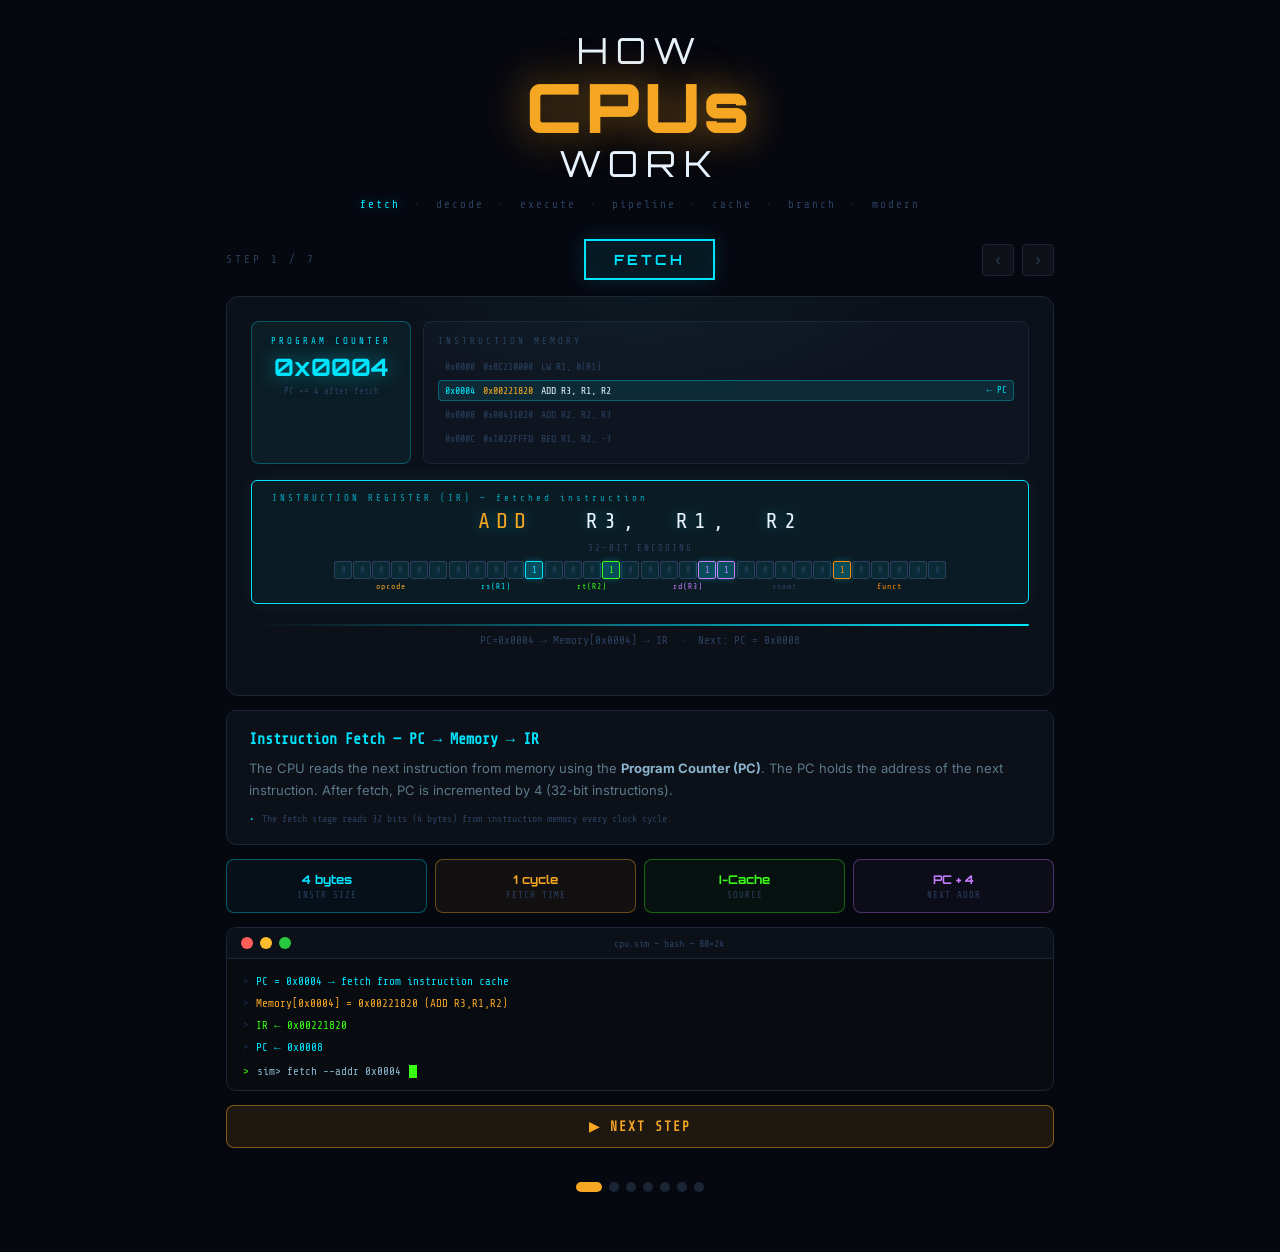
<file: how-cpus-work.html>
<!DOCTYPE html>
<html lang="en">
<head>
<meta charset="UTF-8">
<meta name="viewport" content="width=device-width, initial-scale=1.0">
<title>How CPUs Work</title>
<link href="https://fonts.googleapis.com/css2?family=Share+Tech+Mono&family=Orbitron:wght@400;700;900&family=Inter:wght@300;400;600;700;900&display=swap" rel="stylesheet">
<style>
*{margin:0;padding:0;box-sizing:border-box;}
:root{
  --bg:#060810;
  --card:#0c1018;
  --card2:#0f1520;
  --border:#1a2535;
  --yellow:#f5a623;
  --cyan:#00e5ff;
  --green:#39ff14;
  --purple:#c77dff;
  --pink:#ff4da6;
  --red:#ff4444;
  --orange:#ff8800;
  --blue:#4da6ff;
  --white:#e8f4ff;
  --mono:'Share Tech Mono',monospace;
  --muted:#2a4060;
  --text:#8ab4cc;
}
body{
  background:var(--bg);
  color:var(--text);
  font-family:'Inter',sans-serif;
  min-height:100vh;
  padding:28px 16px 60px;
  max-width:860px;
  margin:0 auto;
}

/* ── TITLE ── */
.title-wrap{text-align:center;margin-bottom:28px;}
.t-how{font-family:'Orbitron',monospace;font-size:36px;font-weight:400;color:var(--white);letter-spacing:8px;display:block;}
.t-cpu{font-family:'Orbitron',monospace;font-size:68px;font-weight:900;color:var(--yellow);letter-spacing:4px;
  text-shadow:0 0 40px rgba(245,166,35,0.5),0 0 80px rgba(245,166,35,0.2);
  display:block;line-height:1;}
.t-work{font-family:'Orbitron',monospace;font-size:36px;font-weight:400;color:var(--white);letter-spacing:8px;display:block;}
.t-sub{
  display:flex;justify-content:center;gap:14px;flex-wrap:wrap;
  margin-top:12px;
  font-family:var(--mono);font-size:11px;color:var(--muted);letter-spacing:2px;
}
.t-sub span.active-sub{color:var(--cyan);text-shadow:0 0 12px rgba(0,229,255,0.5);}

/* ── STEP NAV ── */
.step-nav{
  display:flex;align-items:center;justify-content:space-between;
  margin-bottom:16px;
}
.step-label{font-family:var(--mono);font-size:11px;color:var(--muted);letter-spacing:3px;}
.step-badge{
  font-family:'Orbitron',monospace;font-size:14px;font-weight:700;
  letter-spacing:3px;
  padding:10px 28px;
  border:2px solid var(--cyan);
  color:var(--cyan);
  background:rgba(0,229,255,0.08);
  box-shadow:0 0 20px rgba(0,229,255,0.15), inset 0 0 20px rgba(0,229,255,0.03);
}
.step-arrows{display:flex;gap:8px;}
.step-arrows button{
  background:rgba(255,255,255,0.04);
  border:1px solid var(--border);
  color:var(--muted);
  width:32px;height:32px;
  cursor:pointer;font-size:16px;
  border-radius:4px;transition:all 0.15s;
  display:flex;align-items:center;justify-content:center;
}
.step-arrows button:hover{border-color:var(--cyan);color:var(--cyan);}

/* ── MAIN DIAGRAM CARD ── */
.main-card{
  background:var(--card);
  border:1px solid var(--border);
  border-radius:12px;
  padding:24px;
  margin-bottom:14px;
  min-height:400px;
  position:relative;
  overflow:hidden;
}
.main-card::before{
  content:'';position:absolute;inset:0;
  background:radial-gradient(ellipse 50% 40% at 50% 0%, rgba(0,229,255,0.04) 0%, transparent 70%);
  pointer-events:none;
}

/* ── INSTRUCTION REGISTER ── */
.ir-box{
  border:1.5px solid var(--cyan);
  background:rgba(0,229,255,0.05);
  border-radius:6px;
  padding:12px 20px;
  margin-bottom:20px;
  position:relative;
  box-shadow:0 0 20px rgba(0,229,255,0.08);
}
.ir-label{
  font-family:var(--mono);font-size:9px;letter-spacing:3px;
  color:var(--cyan);opacity:0.7;margin-bottom:6px;
}
.ir-content{
  font-family:var(--mono);font-size:22px;
  color:var(--cyan);letter-spacing:6px;
  text-shadow:0 0 16px rgba(0,229,255,0.4);
  text-align:center;
}
.ir-content .reg{color:var(--white);}
.ir-content .op{color:var(--yellow);}
.ir-bits{
  display:flex;gap:2px;margin-top:8px;justify-content:center;flex-wrap:wrap;
}
.bit-group{display:flex;flex-direction:column;align-items:center;gap:3px;}
.bit-cells{display:flex;gap:1px;}
.bit-cell{
  width:18px;height:18px;
  background:rgba(0,229,255,0.08);
  border:1px solid rgba(0,229,255,0.2);
  font-family:var(--mono);font-size:9px;
  color:var(--cyan);
  display:flex;align-items:center;justify-content:center;
  border-radius:2px;
  transition:all 0.3s;
}
.bit-cell.hi{background:rgba(0,229,255,0.25);color:var(--cyan);box-shadow:0 0 6px rgba(0,229,255,0.3);}
.bit-group-label{font-family:var(--mono);font-size:8px;color:var(--muted);letter-spacing:1px;}

/* ── ARROW DOWN ── */
.arrow-down{
  display:flex;justify-content:center;margin:8px 0;
  position:relative;
}
.arrow-down svg{color:var(--cyan);}

/* ── DECODER BOX ── */
.decoder-box{
  background:rgba(245,166,35,0.1);
  border:2px solid var(--yellow);
  border-radius:8px;
  padding:12px 32px;
  text-align:center;
  width:fit-content;
  margin:0 auto 20px;
  box-shadow:0 0 24px rgba(245,166,35,0.15);
}
.decoder-title{
  font-family:'Orbitron',monospace;font-size:14px;font-weight:700;
  color:var(--yellow);letter-spacing:3px;
}
.decoder-sub{font-family:var(--mono);font-size:10px;color:rgba(245,166,35,0.6);margin-top:3px;}

/* ── CONTROL SIGNALS ── */
.signals-grid{
  display:grid;grid-template-columns:repeat(4,1fr);gap:8px;
  margin-bottom:20px;
}
.signal-box{
  border:1.5px solid;
  border-radius:6px;
  padding:10px 8px;
  text-align:center;
  font-family:var(--mono);font-size:11px;
  font-weight:600;
  transition:all 0.4s;
  position:relative;
  cursor:help;
}
.signal-box::after{
  content:attr(data-tip);
  position:absolute;bottom:calc(100%+8px);left:50%;transform:translateX(-50%);
  background:#0c1018;border:1px solid var(--border);
  color:var(--text);font-size:10px;padding:6px 10px;
  white-space:nowrap;border-radius:4px;
  opacity:0;pointer-events:none;transition:opacity 0.2s;z-index:10;
  font-family:var(--mono);
}
.signal-box:hover::after{opacity:1;}

/* signal colors */
.sig-yellow{color:var(--yellow);border-color:rgba(245,166,35,0.4);background:rgba(245,166,35,0.06);}
.sig-green {color:var(--green); border-color:rgba(57,255,20,0.4); background:rgba(57,255,20,0.06);}
.sig-cyan  {color:var(--cyan);  border-color:rgba(0,229,255,0.4); background:rgba(0,229,255,0.06);}
.sig-purple{color:var(--purple);border-color:rgba(199,125,255,0.4);background:rgba(199,125,255,0.06);}
.sig-pink  {color:var(--pink);  border-color:rgba(255,77,166,0.4); background:rgba(255,77,166,0.06);}
.sig-orange{color:var(--orange);border-color:rgba(255,136,0,0.4);  background:rgba(255,136,0,0.06);}

.signal-box.glow-yellow{box-shadow:0 0 16px rgba(245,166,35,0.4);}
.signal-box.glow-green {box-shadow:0 0 16px rgba(57,255,20,0.4);}
.signal-box.glow-cyan  {box-shadow:0 0 16px rgba(0,229,255,0.4);}
.signal-box.glow-purple{box-shadow:0 0 16px rgba(199,125,255,0.4);}

/* ── REGISTER FILE ── */
.regfile-box{
  border:1.5px solid var(--purple);
  background:rgba(199,125,255,0.04);
  border-radius:8px;
  padding:14px 16px;
  box-shadow:0 0 20px rgba(199,125,255,0.08);
}
.regfile-label{
  font-family:var(--mono);font-size:9px;letter-spacing:3px;
  color:var(--purple);opacity:0.8;margin-bottom:12px;text-align:center;
}
.regs-row{display:flex;gap:8px;flex-wrap:wrap;justify-content:center;}
.reg-cell{
  border:1.5px solid;
  border-radius:6px;
  padding:10px 14px;
  text-align:center;min-width:80px;
  transition:all 0.4s;
  cursor:default;
}
.reg-cell .rname{font-family:'Orbitron',monospace;font-size:12px;font-weight:700;margin-bottom:4px;}
.reg-cell .rval{font-family:var(--mono);font-size:13px;color:var(--white);}
.reg-cell.active-reg{
  box-shadow:0 0 20px rgba(245,166,35,0.4);
  animation:regpulse 0.8s ease-out;
}
@keyframes regpulse{
  0%{transform:scale(1);}
  50%{transform:scale(1.06);}
  100%{transform:scale(1);}
}
.regfile-note{
  font-family:var(--mono);font-size:10px;color:var(--muted);
  text-align:center;margin-top:10px;
}

/* ── ALU PANEL ── */
.alu-wrap{display:flex;gap:14px;align-items:stretch;}
.alu-box{
  flex:1;
  border:1.5px solid var(--yellow);
  background:rgba(245,166,35,0.05);
  border-radius:8px;padding:16px;
  text-align:center;
  box-shadow:0 0 20px rgba(245,166,35,0.1);
}
.alu-title{font-family:'Orbitron',monospace;font-size:12px;color:var(--yellow);letter-spacing:2px;margin-bottom:12px;}
.alu-operands{display:flex;gap:8px;justify-content:center;margin-bottom:12px;}
.alu-op{
  border:1px solid rgba(245,166,35,0.4);
  background:rgba(245,166,35,0.08);
  border-radius:4px;padding:8px 14px;
  font-family:var(--mono);font-size:14px;color:var(--yellow);
}
.alu-sym{font-size:20px;color:var(--white);display:flex;align-items:center;}
.alu-result{
  border:2px solid var(--green);
  background:rgba(57,255,20,0.1);
  border-radius:6px;padding:10px;
  font-family:'Orbitron',monospace;font-size:16px;
  color:var(--green);font-weight:700;
  box-shadow:0 0 16px rgba(57,255,20,0.2);
  animation:resultpop 0.5s ease-out;
}
@keyframes resultpop{
  0%{transform:scale(0.8);opacity:0;}
  100%{transform:scale(1);opacity:1;}
}
.alu-label{font-family:var(--mono);font-size:9px;color:var(--muted);margin-top:6px;}

/* ── PIPELINE DIAGRAM ── */
.pipeline-stages{display:flex;gap:0;overflow:hidden;border-radius:8px;border:1px solid var(--border);}
.pipe-stage{
  flex:1;padding:14px 6px;text-align:center;
  border-right:1px solid var(--border);
  transition:all 0.4s;
  position:relative;overflow:hidden;
}
.pipe-stage:last-child{border-right:none;}
.pipe-stage.active-pipe{background:rgba(0,229,255,0.08);}
.pipe-stage.done-pipe{background:rgba(57,255,20,0.05);}
.pipe-stage.stall-pipe{background:rgba(255,68,68,0.05);}
.pipe-stage .ps-name{font-family:'Orbitron',monospace;font-size:9px;letter-spacing:2px;margin-bottom:6px;}
.pipe-stage .ps-instr{font-family:var(--mono);font-size:10px;color:var(--muted);transition:all 0.3s;}
.pipe-stage.active-pipe .ps-instr{color:var(--cyan);}
.pipe-stage.done-pipe .ps-instr{color:var(--green);}
.pipe-stage.stall-pipe .ps-instr{color:var(--red);}

.pipe-packet{
  position:absolute;top:50%;left:-20px;
  width:14px;height:14px;border-radius:50%;
  transform:translateY(-50%);
  background:var(--cyan);
  box-shadow:0 0 12px var(--cyan);
  transition:left 0.5s cubic-bezier(0.4,0,0.2,1);
}

/* ── CACHE ── */
.cache-grid{
  display:grid;grid-template-columns:repeat(8,1fr);gap:4px;
  margin-bottom:12px;
}
.cache-cell{
  height:36px;border-radius:4px;
  border:1px solid var(--border);
  background:var(--card2);
  display:flex;flex-direction:column;align-items:center;justify-content:center;
  font-family:var(--mono);font-size:8px;
  transition:all 0.4s;cursor:default;
}
.cache-cell .cc-addr{color:var(--muted);}
.cache-cell .cc-val{color:var(--text);}
.cache-cell.cache-hit{
  border-color:rgba(57,255,20,0.5);
  background:rgba(57,255,20,0.1);
  box-shadow:0 0 10px rgba(57,255,20,0.2);
}
.cache-cell.cache-hit .cc-addr{color:var(--green);}
.cache-cell.cache-hit .cc-val{color:var(--green);}
.cache-cell.cache-miss{
  border-color:rgba(255,68,68,0.5);
  background:rgba(255,68,68,0.08);
}
.cache-cell.cache-miss .cc-addr{color:var(--red);}
.cache-miss-anim{animation:missflash 0.5s ease;}
@keyframes missflash{0%{transform:scale(1.1);}100%{transform:scale(1);}}

.cache-stats{
  display:flex;gap:16px;justify-content:center;
  font-family:var(--mono);font-size:12px;margin-bottom:12px;
}
.cs-hit{color:var(--green);}
.cs-miss{color:var(--red);}
.cs-ratio{color:var(--yellow);}

/* ── BRANCH ── */
.branch-diagram{
  display:flex;gap:16px;align-items:flex-start;
  margin-bottom:16px;
}
.branch-left{flex:1;}
.branch-box{
  border:1.5px solid;border-radius:6px;padding:12px 14px;
  font-family:var(--mono);font-size:11px;margin-bottom:8px;
  transition:all 0.4s;
}
.branch-box.taken{border-color:rgba(57,255,20,0.5);background:rgba(57,255,20,0.07);color:var(--green);}
.branch-box.not-taken{border-color:rgba(255,68,68,0.5);background:rgba(255,68,68,0.07);color:var(--red);}
.branch-box.predict{border-color:rgba(245,166,35,0.4);background:rgba(245,166,35,0.06);color:var(--yellow);}
.branch-box.neutral{border-color:var(--border);background:var(--card2);color:var(--muted);}
.btb-table{
  border:1px solid var(--border);border-radius:6px;overflow:hidden;
  font-family:var(--mono);font-size:10px;
}
.btb-row{display:flex;border-bottom:1px solid var(--border);}
.btb-row:last-child{border-bottom:none;}
.btb-cell{flex:1;padding:6px 8px;border-right:1px solid var(--border);}
.btb-cell:last-child{border-right:none;}
.btb-head{background:rgba(255,255,255,0.03);color:var(--muted);font-size:9px;letter-spacing:1px;}
.btb-taken{color:var(--green);}
.btb-not{color:var(--red);}

/* ── STEP SPECIFIC VIEWS ── */
.step-view{display:none;}
.step-view.active{display:block;}

/* ── INFO CARD ── */
.info-card{
  background:var(--card);
  border:1px solid var(--border);
  border-radius:10px;
  padding:20px 22px;
  margin-bottom:14px;
}
.info-title{
  font-family:var(--mono);font-size:15px;font-weight:600;
  color:var(--cyan);margin-bottom:8px;
}
.info-body{font-size:13px;color:#5a7a8a;line-height:1.7;margin-bottom:12px;}
.info-body strong{color:var(--text);}
.info-fact{
  font-family:var(--mono);font-size:10px;color:var(--muted);
  display:flex;align-items:flex-start;gap:8px;
}
.info-fact::before{content:'•';color:var(--cyan);flex-shrink:0;}

/* ── KEY FACTS ROW ── */
.facts-row{
  display:grid;grid-template-columns:repeat(4,1fr);gap:8px;
  margin-bottom:14px;
}
.fact-box{
  border:1.5px solid;border-radius:8px;padding:12px 10px;text-align:center;
  cursor:default;transition:all 0.2s;
}
.fact-box:hover{transform:translateY(-2px);}
.fact-top{font-family:'Orbitron',monospace;font-size:12px;font-weight:700;margin-bottom:3px;}
.fact-label{font-family:var(--mono);font-size:9px;color:var(--muted);letter-spacing:1px;}
.fb-yellow{border-color:rgba(245,166,35,0.4);background:rgba(245,166,35,0.05);}
.fb-yellow .fact-top{color:var(--yellow);}
.fb-green{border-color:rgba(57,255,20,0.35);background:rgba(57,255,20,0.04);}
.fb-green .fact-top{color:var(--green);}
.fb-cyan{border-color:rgba(0,229,255,0.35);background:rgba(0,229,255,0.04);}
.fb-cyan .fact-top{color:var(--cyan);}
.fb-purple{border-color:rgba(199,125,255,0.35);background:rgba(199,125,255,0.04);}
.fb-purple .fact-top{color:var(--purple);}

/* ── TERMINAL ── */
.terminal{
  background:#080b10;
  border:1px solid var(--border);
  border-radius:10px;
  overflow:hidden;
  margin-bottom:14px;
}
.term-head{
  background:#0c1018;
  padding:9px 14px;
  display:flex;align-items:center;gap:7px;
  border-bottom:1px solid var(--border);
}
.td{width:12px;height:12px;border-radius:50%;}
.td1{background:#ff5f56;}.td2{background:#ffbd2e;}.td3{background:#27c93f;}
.term-title-txt{flex:1;text-align:center;font-family:var(--mono);font-size:10px;color:var(--muted);}
.term-lines{
  padding:12px 16px 6px;
  font-family:var(--mono);font-size:11px;line-height:2;
  min-height:60px;
}
.tl{display:flex;gap:8px;}
.tl-t{color:#1a3050;font-size:10px;flex-shrink:0;}
.tc-c{color:var(--cyan);}
.tc-y{color:var(--yellow);}
.tc-g{color:var(--green);}
.tc-r{color:var(--red);}
.tc-d{color:#2a4060;}
.tc-w{color:var(--white);}
.term-prompt{
  padding:0 16px 12px;
  font-family:var(--mono);font-size:11px;
  display:flex;align-items:center;gap:8px;
}
.tp-gt{color:var(--green);}
.tp-cmd{color:var(--text);}
.cursor{width:8px;height:13px;background:var(--green);display:inline-block;vertical-align:middle;animation:blink 1s step-end infinite;}
@keyframes blink{0%,100%{opacity:1;}50%{opacity:0;}}

/* ── DOTS ── */
.dots-row{display:flex;justify-content:center;gap:7px;margin-top:20px;}
.dot-btn{
  width:10px;height:10px;border-radius:50%;
  border:none;cursor:pointer;background:var(--border);
  transition:all 0.2s;padding:0;
}
.dot-btn.active{background:var(--yellow);width:26px;border-radius:5px;}

/* ── STEP BUTTON ── */
.step-btn{
  width:100%;margin-bottom:14px;
  background:rgba(245,166,35,0.1);
  border:1.5px solid rgba(245,166,35,0.45);
  color:var(--yellow);
  font-family:var(--mono);font-size:13px;
  letter-spacing:2px;font-weight:600;
  padding:13px;border-radius:8px;
  cursor:pointer;transition:all 0.2s;
}
.step-btn:hover{background:rgba(245,166,35,0.2);box-shadow:0 0 24px rgba(245,166,35,0.15);}

/* ── ANIMATED FLOW LINES ── */
.flow-line{
  height:2px;background:linear-gradient(90deg, transparent 0%, var(--cyan) 50%, transparent 100%);
  background-size:200% 100%;
  animation:flowAnim 2s linear infinite;
  border-radius:1px;
  margin:4px 0;
}
@keyframes flowAnim{
  0%{background-position:200% 0}
  100%{background-position:-200% 0}
}

/* dashed lines from decoder */
.wire-row{
  display:flex;justify-content:space-around;
  position:relative;height:24px;margin:-8px 0 -2px;
}
.wire-line{
  width:1px;
  background:repeating-linear-gradient(to bottom,var(--yellow) 0px, var(--yellow) 4px, transparent 4px, transparent 8px);
  opacity:0.5;
  height:100%;
}

/* responsive */
@media(max-width:600px){
  .signals-grid{grid-template-columns:repeat(2,1fr);}
  .facts-row{grid-template-columns:repeat(2,1fr);}
  .t-cpu{font-size:48px;}
  .regs-row{gap:6px;}
  .reg-cell{min-width:64px;}
}
</style>
</head>
<body>

<div class="title-wrap">
  <span class="t-how">HOW</span>
  <span class="t-cpu">CPUs</span>
  <span class="t-work">WORK</span>
  <div class="t-sub">
    <span id="sub-fetch">fetch</span> <span>·</span>
    <span id="sub-decode">decode</span> <span>·</span>
    <span id="sub-execute">execute</span> <span>·</span>
    <span id="sub-pipeline">pipeline</span> <span>·</span>
    <span id="sub-cache">cache</span> <span>·</span>
    <span id="sub-branch">branch</span> <span>·</span>
    <span id="sub-modern">modern</span>
  </div>
</div>

<div class="step-nav">
  <span class="step-label">STEP <span id="stepNum">1</span> / 7</span>
  <div class="step-badge" id="stepBadge">FETCH</div>
  <div class="step-arrows">
    <button id="btnPrev">‹</button>
    <button id="btnNext">›</button>
  </div>
</div>

<!-- ══════════════ STEP 1: FETCH ══════════════ -->
<div class="main-card step-view" id="view-1">
  <!-- PC + Memory -->
  <div style="display:flex;gap:12px;margin-bottom:16px;">
    <div style="background:rgba(0,229,255,0.06);border:1.5px solid rgba(0,229,255,0.3);border-radius:8px;padding:14px;flex:0 0 160px;text-align:center;">
      <div style="font-family:var(--mono);font-size:9px;letter-spacing:3px;color:var(--cyan);margin-bottom:6px;">PROGRAM COUNTER</div>
      <div style="font-family:'Orbitron',monospace;font-size:24px;font-weight:700;color:var(--cyan);text-shadow:0 0 20px rgba(0,229,255,0.5);">0x0004</div>
      <div style="font-family:var(--mono);font-size:9px;color:var(--muted);margin-top:4px;">PC += 4 after fetch</div>
    </div>
    <div style="flex:1;border:1px solid var(--border);border-radius:8px;padding:14px;background:var(--card2);">
      <div style="font-family:var(--mono);font-size:9px;letter-spacing:3px;color:var(--muted);margin-bottom:10px;">INSTRUCTION MEMORY</div>
      <div id="mem-table" style="display:flex;flex-direction:column;gap:3px;"></div>
    </div>
  </div>

  <!-- Instruction Register result -->
  <div class="ir-box">
    <div class="ir-label">INSTRUCTION REGISTER (IR) — fetched instruction</div>
    <div class="ir-content"><span class="op">ADD</span>&nbsp;&nbsp;&nbsp;<span class="reg">R3,</span>&nbsp;&nbsp;<span class="reg">R1,</span>&nbsp;&nbsp;<span class="reg">R2</span></div>
    <div style="margin-top:10px;">
      <div style="font-family:var(--mono);font-size:9px;color:var(--muted);text-align:center;margin-bottom:6px;letter-spacing:2px;">32-BIT ENCODING</div>
      <div class="ir-bits" id="irBits"></div>
    </div>
  </div>

  <div class="flow-line" id="fetchFlow"></div>

  <div style="text-align:center;font-family:var(--mono);font-size:11px;color:var(--muted);margin-top:8px;">
    PC=0x0004 → Memory[0x0004] → IR &nbsp;·&nbsp; Next: PC = 0x0008
  </div>
</div>

<!-- ══════════════ STEP 2: DECODE ══════════════ -->
<div class="main-card step-view" id="view-2">
  <div class="ir-box" style="margin-bottom:12px;">
    <div class="ir-label">INSTRUCTION REGISTER</div>
    <div class="ir-content"><span class="op">ADD</span>&nbsp;&nbsp;&nbsp;<span class="reg">R3,</span>&nbsp;&nbsp;<span class="reg">R1,</span>&nbsp;&nbsp;<span class="reg">R2</span></div>
  </div>

  <div class="arrow-down">
    <svg width="20" height="28" viewBox="0 0 20 28" fill="none">
      <line x1="10" y1="0" x2="10" y2="20" stroke="currentColor" stroke-width="2" stroke-dasharray="4 3"/>
      <path d="M3 20 L10 28 L17 20" stroke="currentColor" stroke-width="2" fill="none"/>
    </svg>
  </div>

  <div class="decoder-box">
    <div class="decoder-title">DECODER</div>
    <div class="decoder-sub">Control Unit</div>
  </div>

  <div class="wire-row" id="wireRow">
    <div class="wire-line"></div><div class="wire-line"></div>
    <div class="wire-line"></div><div class="wire-line"></div>
    <div class="wire-line"></div><div class="wire-line"></div>
    <div class="wire-line"></div><div class="wire-line"></div>
  </div>

  <div class="signals-grid" id="signalsGrid">
    <div class="signal-box sig-yellow glow-yellow" data-tip="ALU operation: 00=ADD, 01=SUB, 10=AND, 11=OR">ALUop = 00 (ADD)</div>
    <div class="signal-box sig-green glow-green" data-tip="Write result back to register file">RegWrite = 1</div>
    <div class="signal-box sig-cyan glow-cyan" data-tip="ALU second input: 0=register, 1=immediate">ALUSrc = 0 (reg)</div>
    <div class="signal-box sig-purple" data-tip="Read from data memory (LOAD instruction)">MemRead = 0</div>
    <div class="signal-box sig-pink" data-tip="Write to data memory (STORE instruction)">MemWrite = 0</div>
    <div class="signal-box sig-yellow" data-tip="Destination register: R3">RegDst = 1 (R3)</div>
    <div class="signal-box sig-orange" data-tip="Is this a branch instruction?">Branch = 0</div>
    <div class="signal-box sig-green" data-tip="Write memory data (not ALU result) to register">MemToReg = 0</div>
  </div>

  <div class="regfile-box">
    <div class="regfile-label">REGISTER FILE — reading operands</div>
    <div class="regs-row" id="decodeRegs"></div>
    <div class="regfile-note">R1=5 and R2=3 read from register file → sent to ALU</div>
  </div>
</div>

<!-- ══════════════ STEP 3: EXECUTE ══════════════ -->
<div class="main-card step-view" id="view-3">
  <div class="alu-wrap">
    <div style="flex:0 0 140px;border:1px solid var(--border);border-radius:8px;padding:14px;background:var(--card2);">
      <div style="font-family:var(--mono);font-size:9px;letter-spacing:2px;color:var(--muted);margin-bottom:10px;">REGISTER FILE</div>
      <div id="execRegs"></div>
    </div>
    <div style="display:flex;flex-direction:column;justify-content:center;gap:6px;flex-shrink:0;">
      <div style="font-family:var(--mono);font-size:18px;color:var(--muted);">→</div>
      <div style="font-family:var(--mono);font-size:18px;color:var(--muted);">→</div>
    </div>
    <div class="alu-box">
      <div class="alu-title">⚡ ALU</div>
      <div style="font-family:var(--mono);font-size:9px;color:var(--muted);margin-bottom:10px;">ARITHMETIC LOGIC UNIT</div>
      <div class="alu-operands">
        <div class="alu-op" id="op1">0x0005</div>
        <div class="alu-sym">+</div>
        <div class="alu-op" id="op2">0x0003</div>
      </div>
      <div class="alu-result" id="aluResult">= 0x0008</div>
      <div class="alu-label">Result → Write to R3</div>
      <div style="margin-top:12px;display:flex;gap:6px;justify-content:center;flex-wrap:wrap;" id="aluFlags"></div>
    </div>
  </div>

  <div style="margin-top:16px;">
    <div style="font-family:var(--mono);font-size:9px;letter-spacing:3px;color:var(--muted);margin-bottom:8px;">TRY DIFFERENT OPERATIONS</div>
    <div style="display:flex;gap:8px;flex-wrap:wrap;" id="aluOps"></div>
  </div>
</div>

<!-- ══════════════ STEP 4: PIPELINE ══════════════ -->
<div class="main-card step-view" id="view-4">
  <div style="font-family:var(--mono);font-size:9px;letter-spacing:3px;color:var(--muted);margin-bottom:10px;">5-STAGE PIPELINE — CLOCK CYCLE <span id="cycleNum" style="color:var(--cyan);">1</span></div>

  <div class="pipeline-stages" id="pipeStages"></div>

  <div style="margin-top:16px;" id="pipeMatrix"></div>

  <div style="margin-top:14px;display:flex;gap:8px;flex-wrap:wrap;" id="pipeHazards"></div>

  <div style="margin-top:14px;text-align:center;">
    <button onclick="nextCycle()" style="background:rgba(0,229,255,0.08);border:1px solid rgba(0,229,255,0.3);color:var(--cyan);font-family:var(--mono);font-size:11px;padding:8px 20px;border-radius:6px;cursor:pointer;letter-spacing:2px;">
      ⏱ NEXT CLOCK CYCLE
    </button>
  </div>
</div>

<!-- ══════════════ STEP 5: CACHE ══════════════ -->
<div class="main-card step-view" id="view-5">
  <div style="display:flex;gap:12px;margin-bottom:14px;">
    <div style="flex:1;border:1px solid rgba(57,255,20,0.3);border-radius:8px;padding:14px;background:rgba(57,255,20,0.04);">
      <div style="font-family:var(--mono);font-size:9px;color:var(--green);letter-spacing:3px;margin-bottom:8px;">L1 CACHE</div>
      <div style="font-family:'Orbitron',monospace;font-size:22px;color:var(--green);font-weight:700;">1-4 ns</div>
      <div style="font-family:var(--mono);font-size:9px;color:var(--muted);margin-top:4px;">32–64 KB · ~1 cycle</div>
    </div>
    <div style="flex:1;border:1px solid rgba(245,166,35,0.3);border-radius:8px;padding:14px;background:rgba(245,166,35,0.04);">
      <div style="font-family:var(--mono);font-size:9px;color:var(--yellow);letter-spacing:3px;margin-bottom:8px;">L2 CACHE</div>
      <div style="font-family:'Orbitron',monospace;font-size:22px;color:var(--yellow);font-weight:700;">4-12 ns</div>
      <div style="font-family:var(--mono);font-size:9px;color:var(--muted);margin-top:4px;">256 KB–4 MB · ~10 cy</div>
    </div>
    <div style="flex:1;border:1px solid rgba(199,125,255,0.3);border-radius:8px;padding:14px;background:rgba(199,125,255,0.04);">
      <div style="font-family:var(--mono);font-size:9px;color:var(--purple);letter-spacing:3px;margin-bottom:8px;">RAM</div>
      <div style="font-family:'Orbitron',monospace;font-size:22px;color:var(--purple);font-weight:700;">60-100 ns</div>
      <div style="font-family:var(--mono);font-size:9px;color:var(--muted);margin-top:4px;">GBs · ~100+ cycles</div>
    </div>
  </div>

  <div style="font-family:var(--mono);font-size:9px;letter-spacing:3px;color:var(--muted);margin-bottom:8px;">CACHE SIMULATION — Click cells to access</div>
  <div class="cache-stats">
    <span class="cs-hit">HITS: <span id="cacheHits">0</span></span>
    <span class="cs-miss">MISSES: <span id="cacheMisses">0</span></span>
    <span class="cs-ratio">RATIO: <span id="cacheRatio">—</span></span>
  </div>
  <div class="cache-grid" id="cacheGrid"></div>
  <div style="font-family:var(--mono);font-size:10px;color:var(--muted);text-align:center;" id="cacheMsg">Click any cell to simulate a memory access</div>
</div>

<!-- ══════════════ STEP 6: BRANCH ══════════════ -->
<div class="main-card step-view" id="view-6">
  <div class="branch-diagram">
    <div class="branch-left">
      <div style="font-family:var(--mono);font-size:9px;letter-spacing:3px;color:var(--muted);margin-bottom:10px;">BRANCH INSTRUCTION</div>
      <div class="branch-box predict">
        <div>BEQ R1, R2, +8</div>
        <div style="font-size:9px;margin-top:3px;opacity:0.7;">if (R1 == R2) PC += 8</div>
      </div>
      <div style="font-family:var(--mono);font-size:9px;color:var(--muted);margin:8px 0 6px;">PREDICTION</div>
      <div class="branch-box" id="branchPred">
        <div>Predict: NOT TAKEN</div>
        <div style="font-size:9px;margin-top:3px;opacity:0.7;">Continue sequential execution</div>
      </div>
      <div style="display:flex;gap:8px;margin-top:10px;">
        <button onclick="branchTaken()" style="flex:1;background:rgba(57,255,20,0.1);border:1px solid rgba(57,255,20,0.4);color:var(--green);font-family:var(--mono);font-size:10px;padding:8px;border-radius:4px;cursor:pointer;">TAKEN ✓</button>
        <button onclick="branchNotTaken()" style="flex:1;background:rgba(255,68,68,0.1);border:1px solid rgba(255,68,68,0.4);color:var(--red);font-family:var(--mono);font-size:10px;padding:8px;border-radius:4px;cursor:pointer;">NOT TAKEN ✗</button>
      </div>
    </div>
    <div style="flex:1;">
      <div style="font-family:var(--mono);font-size:9px;letter-spacing:3px;color:var(--muted);margin-bottom:10px;">BRANCH TARGET BUFFER</div>
      <div class="btb-table">
        <div class="btb-row">
          <div class="btb-cell btb-head">PC</div>
          <div class="btb-cell btb-head">TARGET</div>
          <div class="btb-cell btb-head">STATE</div>
          <div class="btb-cell btb-head">PRED</div>
        </div>
        <div class="btb-row">
          <div class="btb-cell">0x0010</div>
          <div class="btb-cell">0x0028</div>
          <div class="btb-cell btb-taken">Taken</div>
          <div class="btb-cell btb-taken">T</div>
        </div>
        <div class="btb-row" id="btbRow2">
          <div class="btb-cell">0x0018</div>
          <div class="btb-cell">0x001C</div>
          <div class="btb-cell btb-not">Not Taken</div>
          <div class="btb-cell btb-not">N</div>
        </div>
        <div class="btb-row">
          <div class="btb-cell">0x0020</div>
          <div class="btb-cell">0x0040</div>
          <div class="btb-cell">Weakly T</div>
          <div class="btb-cell" style="color:var(--yellow);">WT</div>
        </div>
      </div>
      <div style="margin-top:10px;font-family:var(--mono);font-size:9px;color:var(--muted);line-height:1.8;">
        <div>2-bit saturating counter:</div>
        <div style="display:flex;gap:6px;margin-top:4px;flex-wrap:wrap;">
          <span style="border:1px solid rgba(255,68,68,0.4);color:var(--red);padding:2px 6px;border-radius:3px;font-size:9px;">00 ST</span>
          <span style="border:1px solid rgba(255,136,0,0.4);color:var(--orange);padding:2px 6px;border-radius:3px;font-size:9px;">01 WN</span>
          <span style="border:1px solid rgba(245,166,35,0.4);color:var(--yellow);padding:2px 6px;border-radius:3px;font-size:9px;">10 WT</span>
          <span style="border:1px solid rgba(57,255,20,0.4);color:var(--green);padding:2px 6px;border-radius:3px;font-size:9px;">11 ST</span>
        </div>
      </div>
    </div>
  </div>
  <div id="branchResult" style="font-family:var(--mono);font-size:11px;color:var(--muted);text-align:center;padding:10px;border:1px solid var(--border);border-radius:6px;background:var(--card2);">
    Choose TAKEN or NOT TAKEN to simulate branch resolution
  </div>
</div>

<!-- ══════════════ STEP 7: MODERN ══════════════ -->
<div class="main-card step-view" id="view-7">
  <div style="display:grid;grid-template-columns:1fr 1fr;gap:10px;margin-bottom:16px;">
    <div style="border:1.5px solid rgba(245,166,35,0.3);border-radius:8px;padding:14px;background:rgba(245,166,35,0.04);">
      <div style="font-family:'Orbitron',monospace;font-size:11px;color:var(--yellow);letter-spacing:2px;margin-bottom:8px;">OUT-OF-ORDER EXEC</div>
      <div style="font-family:var(--mono);font-size:10px;color:#5a7a8a;line-height:1.7;">
        CPU reorders instructions to avoid stalls. <strong style="color:var(--text);">Tomasulo Algorithm</strong> tracks dependencies via reservation stations.
      </div>
    </div>
    <div style="border:1.5px solid rgba(0,229,255,0.3);border-radius:8px;padding:14px;background:rgba(0,229,255,0.04);">
      <div style="font-family:'Orbitron',monospace;font-size:11px;color:var(--cyan);letter-spacing:2px;margin-bottom:8px;">SUPERSCALAR</div>
      <div style="font-family:var(--mono);font-size:10px;color:#5a7a8a;line-height:1.7;">
        Multiple execution units run in <strong style="color:var(--text);">parallel</strong>. Modern CPUs fetch/decode 4–6 instructions per cycle.
      </div>
    </div>
    <div style="border:1.5px solid rgba(57,255,20,0.3);border-radius:8px;padding:14px;background:rgba(57,255,20,0.04);">
      <div style="font-family:'Orbitron',monospace;font-size:11px;color:var(--green);letter-spacing:2px;margin-bottom:8px;">SPECULATIVE EXEC</div>
      <div style="font-family:var(--mono);font-size:10px;color:#5a7a8a;line-height:1.7;">
        CPU executes instructions <strong style="color:var(--text);">before knowing</strong> if they're needed. Results discarded if prediction wrong (Spectre/Meltdown).
      </div>
    </div>
    <div style="border:1.5px solid rgba(199,125,255,0.3);border-radius:8px;padding:14px;background:rgba(199,125,255,0.04);">
      <div style="font-family:'Orbitron',monospace;font-size:11px;color:var(--purple);letter-spacing:2px;margin-bottom:8px;">SMT / HYPERTHREADING</div>
      <div style="font-family:var(--mono);font-size:10px;color:#5a7a8a;line-height:1.7;">
        Two logical cores share one physical core. Fills <strong style="color:var(--text);">pipeline stall slots</strong> with another thread's instructions.
      </div>
    </div>
  </div>
  <div style="border:1px solid var(--border);border-radius:8px;padding:14px;background:var(--card2);">
    <div style="font-family:var(--mono);font-size:9px;letter-spacing:3px;color:var(--muted);margin-bottom:10px;">MODERN CPU ARCHITECTURE</div>
    <div style="display:flex;gap:8px;flex-wrap:wrap;justify-content:center;" id="modernBlocks"></div>
  </div>
</div>

<!-- Info card -->
<div class="info-card" id="infoCard"></div>

<!-- Key facts -->
<div class="facts-row" id="factsRow"></div>

<!-- Terminal -->
<div class="terminal">
  <div class="term-head">
    <div class="td td1"></div><div class="td td2"></div><div class="td td3"></div>
    <div class="term-title-txt">cpu.sim — bash — 80×24</div>
  </div>
  <div class="term-lines" id="termLines"></div>
  <div class="term-prompt">
    <span class="tp-gt">&gt;</span>
    <span class="tp-cmd" id="termCmd">_</span>
    <span class="cursor"></span>
  </div>
</div>

<button class="step-btn" id="mainBtn" onclick="advanceStep()">▶ NEXT STEP</button>

<div class="dots-row" id="dotsRow"></div>

<script>
// ════════════════════════════════════════════════════════
//  DATA
// ════════════════════════════════════════════════════════
const STEPS = [
  {
    id:1, name:'FETCH', sub:'fetch',
    title:'Instruction Fetch — PC → Memory → IR',
    body:`The CPU reads the next instruction from memory using the <strong>Program Counter (PC)</strong>. The PC holds the address of the next instruction. After fetch, PC is incremented by 4 (32-bit instructions).`,
    fact:'The fetch stage reads 32 bits (4 bytes) from instruction memory every clock cycle.',
    facts:[
      {val:'4 bytes',label:'INSTR SIZE',cls:'fb-cyan'},
      {val:'1 cycle',label:'FETCH TIME',cls:'fb-yellow'},
      {val:'I-Cache',label:'SOURCE',cls:'fb-green'},
      {val:'PC + 4',label:'NEXT ADDR',cls:'fb-purple'},
    ],
    logs:[
      {c:'tc-c',t:'PC = 0x0004 → fetch from instruction cache'},
      {c:'tc-y',t:'Memory[0x0004] = 0x00221820 (ADD R3,R1,R2)'},
      {c:'tc-g',t:'IR ← 0x00221820'},
      {c:'tc-c',t:'PC ← 0x0008'},
    ],
    cmd:'sim> fetch --addr 0x0004'
  },
  {
    id:2, name:'DECODE', sub:'decode',
    title:'Instruction Decode — Opcode → Control Signals',
    body:`The decoder reads the opcode bits and generates <strong>control signals</strong> telling each part of the CPU what to do. Register file is read: R1=5, R2=3. ALU mode set to ADD.`,
    fact:'Control unit fires 12+ signals simultaneously · 1 cycle · Microcode on complex CPUs',
    facts:[
      {val:'opcode',label:'DECODE',cls:'fb-yellow'},
      {val:'8 sigs',label:'CTRL OUT',cls:'fb-cyan'},
      {val:'R1,R2',label:'REG READ',cls:'fb-green'},
      {val:'1 cycle',label:'DURATION',cls:'fb-purple'},
    ],
    logs:[
      {c:'tc-c',t:'Opcode[31:26] = 000000 (R-type)'},
      {c:'tc-y',t:'Funct[5:0]   = 100000 → ADD'},
      {c:'tc-g',t:'rs=R1(01), rt=R2(02), rd=R3(03)'},
      {c:'tc-c',t:'RegWrite=1 ALUSrc=0 ALUop=ADD'},
      {c:'tc-g',t:'RegFile: R1=0x0005, R2=0x0003'},
    ],
    cmd:'sim> decode 0x00221820'
  },
  {
    id:3, name:'EXECUTE', sub:'execute',
    title:'Execute — ALU Computation',
    body:`The <strong>Arithmetic Logic Unit (ALU)</strong> performs the operation. For ADD R3,R1,R2: it computes R1 + R2 = 5 + 3 = 8. Flags (Zero, Negative, Carry, Overflow) are set based on the result.`,
    fact:'Modern CPUs have multiple ALUs running in parallel for different data types (INT, FPU, SIMD)',
    facts:[
      {val:'1 cycle',label:'INT ADD',cls:'fb-yellow'},
      {val:'3-5 cy',label:'INT MUL',cls:'fb-cyan'},
      {val:'10-20',label:'FP DIV',cls:'fb-green'},
      {val:'SIMD',label:'256/512b',cls:'fb-purple'},
    ],
    logs:[
      {c:'tc-c',t:'ALU operand A = R1 = 0x0005'},
      {c:'tc-c',t:'ALU operand B = R2 = 0x0003'},
      {c:'tc-y',t:'ALUop = ADD (00)'},
      {c:'tc-g',t:'Result = 0x0005 + 0x0003 = 0x0008'},
      {c:'tc-g',t:'Flags: Z=0 N=0 C=0 V=0'},
      {c:'tc-g',t:'R3 ← 0x0008'},
    ],
    cmd:'sim> execute ADD 0x0005 0x0003'
  },
  {
    id:4, name:'PIPELINE', sub:'pipeline',
    title:'Pipeline — Instruction-Level Parallelism',
    body:`Pipelining overlaps execution of multiple instructions. While one instruction executes, the next is decoded and the one after is being fetched. Ideal throughput: <strong>1 instruction per cycle</strong>.`,
    fact:'Hazards: Data hazard (RAW), Control hazard (branch), Structural hazard (resource conflict)',
    facts:[
      {val:'5',label:'STAGES',cls:'fb-yellow'},
      {val:'1 IPC',label:'IDEAL',cls:'fb-cyan'},
      {val:'stall',label:'HAZARD',cls:'fb-green'},
      {val:'fwd',label:'BYPASS',cls:'fb-purple'},
    ],
    logs:[
      {c:'tc-c',t:'Cycle 1: I1=IF'},
      {c:'tc-c',t:'Cycle 2: I1=ID  I2=IF'},
      {c:'tc-g',t:'Cycle 3: I1=EX  I2=ID  I3=IF'},
      {c:'tc-y',t:'Cycle 4: I1=MEM I2=EX  I3=ID  I4=IF'},
      {c:'tc-g',t:'Cycle 5: I1=WB  I2=MEM I3=EX  I4=ID  I5=IF'},
    ],
    cmd:'sim> pipeline --cycles 8 --instrs 5'
  },
  {
    id:5, name:'CACHE', sub:'cache',
    title:'Cache Memory — Locality of Reference',
    body:`Cache exploits <strong>spatial and temporal locality</strong>. Recently used data is kept in fast SRAM near the CPU. An L1 cache miss penalty can cost 200+ cycles waiting for RAM.`,
    fact:'Cache miss on a modern CPU: L1≈4cy, L2≈12cy, L3≈40cy, RAM≈200cy',
    facts:[
      {val:'95%',label:'HIT RATE',cls:'fb-green'},
      {val:'64B',label:'CACHE LINE',cls:'fb-yellow'},
      {val:'FIFO/LRU',label:'REPLACE',cls:'fb-cyan'},
      {val:'write-back',label:'POLICY',cls:'fb-purple'},
    ],
    logs:[
      {c:'tc-c',t:'LW R4, 0(R1) → addr=0x1000'},
      {c:'tc-g',t:'L1 HIT → data=0xABCD (4 cycles)'},
      {c:'tc-c',t:'LW R5, 4(R1) → addr=0x1004'},
      {c:'tc-g',t:'L1 HIT (spatial locality) (4 cycles)'},
      {c:'tc-c',t:'LW R6, 0(R9) → addr=0x8000'},
      {c:'tc-r',t:'L1 MISS → L2 MISS → RAM fetch (210 cycles)'},
    ],
    cmd:'sim> cache --access 0x1000'
  },
  {
    id:6, name:'BRANCH', sub:'branch',
    title:'Branch Prediction — Avoiding Pipeline Flush',
    body:`When a branch is encountered, the CPU doesn't know the next instruction. A wrong prediction causes a <strong>pipeline flush</strong> (10-20 cycle penalty). Modern predictors achieve >95% accuracy.`,
    fact:'Tournament predictors combine local + global history. TAGE predictor used in modern CPUs',
    facts:[
      {val:'>95%',label:'ACCURACY',cls:'fb-green'},
      {val:'10-20cy',label:'MISPRED',cls:'fb-yellow'},
      {val:'BTB',label:'BUFFER',cls:'fb-cyan'},
      {val:'TAGE',label:'MODERN',cls:'fb-purple'},
    ],
    logs:[
      {c:'tc-c',t:'BEQ R1, R2, +8 at PC=0x0018'},
      {c:'tc-y',t:'BTB lookup: predict NOT TAKEN'},
      {c:'tc-c',t:'Speculatively fetch PC=0x001C'},
      {c:'tc-g',t:'R1=R2 → branch TAKEN → FLUSH'},
      {c:'tc-r',t:'Pipeline flush: 3 instructions squashed'},
      {c:'tc-y',t:'BTB update: NOT TAKEN → TAKEN'},
    ],
    cmd:'sim> branch --pc 0x0018 --predict'
  },
  {
    id:7, name:'MODERN', sub:'modern',
    title:'Modern CPU Techniques',
    body:`Today's CPUs use dozens of techniques: <strong>out-of-order execution</strong>, superscalar dispatch, register renaming, speculative execution, SMT (hyperthreading), and SIMD vector units.`,
    fact:'Apple M4: 4 P-cores + 6 E-cores + Neural Engine + GPU all on one die (3nm)',
    facts:[
      {val:'4 GHz+',label:'CLOCK',cls:'fb-yellow'},
      {val:'5nm/3nm',label:'PROCESS',cls:'fb-cyan'},
      {val:'100B+',label:'TRANSISTORS',cls:'fb-green'},
      {val:'6-wide',label:'DECODE',cls:'fb-purple'},
    ],
    logs:[
      {c:'tc-c',t:'Superscalar: 4 instr/cycle decoded'},
      {c:'tc-g',t:'OoO: ROB size = 256 entries'},
      {c:'tc-y',t:'Rename: 256 physical registers'},
      {c:'tc-g',t:'Speculative: 200+ inflight instructions'},
      {c:'tc-c',t:'SMT: 2 threads share 1 physical core'},
    ],
    cmd:'sim> cpuid --features'
  },
];

let currentStep = 1;
let pipelineCycle = 1;
let cacheHits = 0, cacheMisses = 0;
const cacheState = {};

function init(){
  buildDots();
  buildFetch();
  buildDecodeRegs();
  buildExecRegs();
  buildExecAluOps();
  buildPipeline();
  buildCache();
  buildModernBlocks();
  showStep(1);
}

// ── FETCH ──
function buildFetch(){
  const mem = [
    {addr:'0x0000', instr:'0x8C210000', asm:'LW R1, 0(R1)'},
    {addr:'0x0004', instr:'0x00221820', asm:'ADD R3, R1, R2', active:true},
    {addr:'0x0008', instr:'0x00431020', asm:'ADD R2, R2, R3'},
    {addr:'0x000C', instr:'0x1022FFFD', asm:'BEQ R1, R2, -3'},
  ];
  const mt = document.getElementById('mem-table');
  mt.innerHTML = mem.map(r=>`
    <div style="display:flex;gap:8px;align-items:center;padding:4px 6px;border-radius:4px;${r.active?'background:rgba(0,229,255,0.1);border:1px solid rgba(0,229,255,0.3);':'border:1px solid transparent;'}">
      <span style="font-family:var(--mono);font-size:10px;color:${r.active?'var(--cyan)':'var(--muted)'};">${r.addr}</span>
      <span style="font-family:var(--mono);font-size:10px;color:${r.active?'var(--yellow)':'#2a4060'};">${r.instr}</span>
      <span style="font-family:var(--mono);font-size:10px;color:${r.active?'var(--white)':'var(--muted)'};">${r.asm}</span>
      ${r.active?'<span style="font-family:var(--mono);font-size:9px;color:var(--cyan);margin-left:auto;">← PC</span>':''}
    </div>
  `).join('');

  // Bit encoding
  const bits = document.getElementById('irBits');
  const fields = [
    {label:'opcode',bits:'000000',color:'var(--yellow)'},
    {label:'rs(R1)',bits:'00001',color:'var(--cyan)'},
    {label:'rt(R2)',bits:'00010',color:'var(--green)'},
    {label:'rd(R3)',bits:'00011',color:'var(--purple)'},
    {label:'shamt',bits:'00000',color:'var(--muted)'},
    {label:'funct',bits:'100000',color:'var(--orange)'},
  ];
  bits.innerHTML = fields.map(f=>`
    <div class="bit-group">
      <div class="bit-cells">${[...f.bits].map(b=>`<div class="bit-cell ${b==='1'?'hi':''}" style="border-color:${f.color}40;color:${b==='1'?f.color:'var(--muted)'};">${b}</div>`).join('')}</div>
      <div class="bit-group-label" style="color:${f.color};">${f.label}</div>
    </div>
  `).join('');
}

// ── DECODE REGS ──
const REG_VALS = {R1:{val:'0x0005',color:'var(--yellow)',active:true},R2:{val:'0x0003',color:'var(--green)',active:true},R3:{val:'—',color:'var(--muted)',active:false,dest:true},R4:{val:'0x1000',color:'var(--muted)'},R5:{val:'0xFF00',color:'var(--muted)'},R6:{val:'0x0000',color:'var(--muted)'}};

function buildDecodeRegs(){
  const cont = document.getElementById('decodeRegs');
  cont.innerHTML = Object.entries(REG_VALS).map(([name, r])=>`
    <div class="reg-cell ${r.active?'active-reg':''}" style="border-color:${r.active?r.color+'66':'var(--border)'};background:${r.active?'rgba('+hexToRgb(r.color)+',0.08)':'var(--card2)'}">
      <div class="rname" style="color:${r.active?r.color:'var(--muted)'}">${name}${r.dest?' (dst)':''}</div>
      <div class="rval">${r.val}</div>
    </div>
  `).join('');
}

function hexToRgb(cssVar){
  const map={'var(--yellow)':'245,166,35','var(--green)':'57,255,20','var(--muted)':'42,64,96','var(--cyan)':'0,229,255','var(--purple)':'199,125,255'};
  return map[cssVar]||'255,255,255';
}

// ── EXECUTE ──
const ALU_OPS = [
  {name:'ADD',sym:'+',a:5,b:3,res:8,flags:{Z:0,N:0,C:0,V:0},color:'var(--yellow)'},
  {name:'SUB',sym:'−',a:5,b:3,res:2,flags:{Z:0,N:0,C:0,V:0},color:'var(--cyan)'},
  {name:'AND',sym:'&',a:0b0101,b:0b0011,res:0b0001,hex:true,flags:{Z:0,N:0,C:0,V:0},color:'var(--green)'},
  {name:'OR', sym:'|',a:0b0101,b:0b0011,res:0b0111,hex:true,flags:{Z:0,N:0,C:0,V:0},color:'var(--purple)'},
  {name:'SLT',sym:'<',a:3,b:5,res:1,flags:{Z:0,N:0,C:0,V:0},color:'var(--orange)'},
  {name:'SUB=0',sym:'−',a:3,b:3,res:0,flags:{Z:1,N:0,C:0,V:0},color:'var(--pink)'},
];
let aluIdx=0;

function buildExecRegs(){
  const c = document.getElementById('execRegs');
  c.innerHTML = ['R1','R2'].map((r,i)=>`
    <div style="margin-bottom:8px;border:1px solid rgba(245,166,35,0.3);border-radius:4px;padding:8px;background:rgba(245,166,35,0.06);">
      <div style="font-family:'Orbitron',monospace;font-size:11px;color:var(--yellow);">${r}</div>
      <div style="font-family:var(--mono);font-size:12px;color:var(--white);margin-top:2px;">${r==='R1'?'0x0005':'0x0003'}</div>
    </div>
  `).join('');
}

function buildExecAluOps(){
  const c = document.getElementById('aluOps');
  c.innerHTML = ALU_OPS.map((op,i)=>`
    <button onclick="selectAluOp(${i})" style="background:rgba(${hexToRgb(op.color)},0.08);border:1px solid rgba(${hexToRgb(op.color)},0.35);color:${op.color};font-family:var(--mono);font-size:10px;padding:6px 12px;border-radius:4px;cursor:pointer;letter-spacing:1px;transition:all 0.2s;">${op.name}</button>
  `).join('');
  updateAluDisplay();
}

function selectAluOp(i){
  aluIdx = i;
  updateAluDisplay();
}

function updateAluDisplay(){
  const op = ALU_OPS[aluIdx];
  const fmt = v => op.hex ? '0x'+v.toString(16).toUpperCase().padStart(4,'0') : '0x'+v.toString(16).toUpperCase().padStart(4,'0');
  document.getElementById('op1').textContent = fmt(op.a);
  document.getElementById('op2').textContent = fmt(op.b);
  document.getElementById('aluResult').textContent = '= ' + fmt(op.res);
  document.getElementById('aluResult').style.color = op.res===0 ? 'var(--cyan)' : 'var(--green)';
  const flags = document.getElementById('aluFlags');
  flags.innerHTML = Object.entries(op.flags).map(([k,v])=>`
    <div style="border:1px solid ${v?'rgba(57,255,20,0.4)':'var(--border)'};border-radius:3px;padding:3px 8px;font-family:var(--mono);font-size:9px;color:${v?'var(--green)':'var(--muted)'};">${k}=${v}</div>
  `).join('');
}

// ── PIPELINE ──
const PIPE_STAGES = ['IF','ID','EX','MEM','WB'];
const PIPE_INSTRS = ['ADD R3,R1,R2','SUB R4,R3,R2','LW R5,4(R1)','BEQ R1,R0,+4','AND R6,R1,R2'];
const PIPE_COLORS = ['var(--cyan)','var(--yellow)','var(--green)','var(--purple)','var(--orange)'];

function buildPipeline(){
  const ps = document.getElementById('pipeStages');
  ps.innerHTML = PIPE_STAGES.map((s,i)=>`
    <div class="pipe-stage" id="ps${i}">
      <div class="ps-name" style="color:var(--muted);">${s}</div>
      <div class="ps-instr" id="psi${i}">—</div>
    </div>
  `).join('');
  updatePipeline();
}

function updatePipeline(){
  // Each instruction moves through stages cycle by cycle
  PIPE_STAGES.forEach((s,si)=>{
    const instrIdx = pipelineCycle - 1 - si;
    const psi = document.getElementById('psi'+si);
    const ps = document.getElementById('ps'+si);
    if(instrIdx>=0 && instrIdx<PIPE_INSTRS.length){
      psi.textContent = PIPE_INSTRS[instrIdx];
      psi.style.color = PIPE_COLORS[instrIdx];
      ps.className = 'pipe-stage active-pipe';
    } else {
      psi.textContent = '—';
      ps.className = 'pipe-stage';
    }
  });
  document.getElementById('cycleNum').textContent = pipelineCycle;

  // Matrix
  const mat = document.getElementById('pipeMatrix');
  const maxCycle = pipelineCycle;
  const startCycle = Math.max(1, maxCycle-4);
  mat.innerHTML = `
    <div style="font-family:var(--mono);font-size:9px;color:var(--muted);letter-spacing:2px;margin-bottom:6px;">PIPELINE MATRIX — LAST 5 CYCLES</div>
    <div style="overflow-x:auto;">
      <table style="border-collapse:collapse;width:100%;font-family:var(--mono);font-size:10px;">
        <tr>
          <td style="padding:3px 6px;color:var(--muted);">Instr</td>
          ${Array.from({length:5},(_, i)=>`<td style="padding:3px 8px;color:var(--cyan);text-align:center;">C${startCycle+i}</td>`).join('')}
        </tr>
        ${PIPE_INSTRS.slice(0,Math.min(PIPE_INSTRS.length,pipelineCycle)).map((instr,ii)=>`
          <tr>
            <td style="padding:3px 6px;color:${PIPE_COLORS[ii]};white-space:nowrap;">${instr.substring(0,12)}</td>
            ${Array.from({length:5},(_,ci)=>{
              const c = startCycle + ci;
              const stage = c - ii - 1;
              if(stage>=0 && stage<5) return `<td style="padding:3px 8px;text-align:center;color:${PIPE_COLORS[ii]};background:rgba(${hexToRgb(PIPE_COLORS[ii])},0.08);border:1px solid rgba(${hexToRgb(PIPE_COLORS[ii])},0.2);">${PIPE_STAGES[stage]}</td>`;
              return `<td style="padding:3px 8px;text-align:center;color:var(--muted);">—</td>`;
            }).join('')}
          </tr>
        `).join('')}
      </table>
    </div>
  `;
}

function nextCycle(){
  pipelineCycle = (pipelineCycle % 10) + 1;
  updatePipeline();
}

// ── CACHE ──
function buildCache(){
  const grid = document.getElementById('cacheGrid');
  const addrs = Array.from({length:16},(_,i)=>`0x${(i*4).toString(16).toUpperCase().padStart(4,'0')}`);
  grid.innerHTML = addrs.map((addr,i)=>`
    <div class="cache-cell" id="cc${i}" onclick="accessCache(${i},'${addr}')">
      <div class="cc-addr">${addr}</div>
      <div class="cc-val">—</div>
    </div>
  `).join('');
}

function accessCache(i, addr){
  const cell = document.getElementById('cc'+i);
  if(cacheState[i]){
    cacheHits++;
    cell.className='cache-cell cache-hit';
    document.getElementById('cacheMsg').textContent = `✓ CACHE HIT: ${addr} found in L1 cache (4 cycles)`;
    document.getElementById('cacheMsg').style.color='var(--green)';
  } else {
    cacheMisses++;
    cacheState[i]=true;
    cell.className='cache-cell cache-miss cache-miss-anim';
    cell.querySelector('.cc-val').textContent='0x'+Math.floor(Math.random()*0xFFFF).toString(16).toUpperCase().padStart(4,'0');
    document.getElementById('cacheMsg').textContent = `✗ CACHE MISS: ${addr} loaded from RAM (200+ cycles)`;
    document.getElementById('cacheMsg').style.color='var(--red)';
    setTimeout(()=>{cell.className='cache-cell cache-hit';},600);
  }
  document.getElementById('cacheHits').textContent=cacheHits;
  document.getElementById('cacheMisses').textContent=cacheMisses;
  const total=cacheHits+cacheMisses;
  document.getElementById('cacheRatio').textContent=total?Math.round(cacheHits/total*100)+'%':'—';
}

// ── BRANCH ──
function branchTaken(){
  document.getElementById('branchPred').className='branch-box taken';
  document.getElementById('branchPred').innerHTML='<div>RESULT: TAKEN</div><div style="font-size:9px;margin-top:3px;opacity:0.7;">PC ← 0x0020</div>';
  document.getElementById('branchResult').style.color='var(--green)';
  document.getElementById('branchResult').textContent='✓ Predicted NOT TAKEN but TAKEN → Pipeline FLUSH! 3 instructions squashed. +3 cycle penalty.';
  document.getElementById('branchResult').style.borderColor='rgba(255,68,68,0.4)';
}
function branchNotTaken(){
  document.getElementById('branchPred').className='branch-box not-taken';
  document.getElementById('branchPred').innerHTML='<div>RESULT: NOT TAKEN</div><div style="font-size:9px;margin-top:3px;opacity:0.7;">PC ← 0x001C (sequential)</div>';
  document.getElementById('branchResult').style.color='var(--green)';
  document.getElementById('branchResult').textContent='✓ Correctly predicted NOT TAKEN. No flush needed. Execution continues normally.';
  document.getElementById('branchResult').style.borderColor='rgba(57,255,20,0.4)';
}

// ── MODERN BLOCKS ──
function buildModernBlocks(){
  const blocks = [
    {n:'Front End',c:'var(--cyan)'},
    {n:'Branch Pred',c:'var(--yellow)'},
    {n:'I-Cache',c:'var(--cyan)'},
    {n:'Decode ×6',c:'var(--green)'},
    {n:'Register Rename',c:'var(--purple)'},
    {n:'ROB (256)',c:'var(--yellow)'},
    {n:'Int ALU ×4',c:'var(--orange)'},
    {n:'FP Unit ×2',c:'var(--cyan)'},
    {n:'Load/Store',c:'var(--green)'},
    {n:'D-Cache L1',c:'var(--cyan)'},
    {n:'L2 Cache',c:'var(--yellow)'},
    {n:'L3 Cache',c:'var(--purple)'},
  ];
  document.getElementById('modernBlocks').innerHTML = blocks.map(b=>`
    <div style="border:1px solid rgba(${hexToRgb(b.c)},0.3);border-radius:4px;padding:6px 10px;background:rgba(${hexToRgb(b.c)},0.05);font-family:var(--mono);font-size:9px;color:${b.c};white-space:nowrap;">${b.n}</div>
  `).join('');
}

// ── STEP CONTROL ──
function showStep(n){
  currentStep=n;
  // Hide all views
  document.querySelectorAll('.step-view').forEach(v=>v.classList.remove('active'));
  document.getElementById('view-'+n).classList.add('active');

  const step = STEPS[n-1];
  document.getElementById('stepNum').textContent=n;
  document.getElementById('stepBadge').textContent=step.name;

  // subtitle highlight
  document.querySelectorAll('.t-sub span').forEach(s=>{
    s.classList.remove('active-sub');
    if(s.id==='sub-'+step.sub) s.classList.add('active-sub');
  });

  // Info card
  document.getElementById('infoCard').innerHTML=`
    <div class="info-title">${step.title}</div>
    <div class="info-body">${step.body}</div>
    <div class="info-fact">${step.fact}</div>
  `;

  // Facts
  document.getElementById('factsRow').innerHTML=step.facts.map(f=>`
    <div class="fact-box ${f.cls}">
      <div class="fact-top">${f.val}</div>
      <div class="fact-label">${f.label}</div>
    </div>
  `).join('');

  // Terminal
  const tl = document.getElementById('termLines');
  tl.innerHTML = step.logs.map(l=>`<div class="tl"><span class="tl-t">&gt;</span><span class="${l.c}">${l.t}</span></div>`).join('');
  document.getElementById('termCmd').textContent = step.cmd;

  // Button text
  document.getElementById('mainBtn').textContent = n<7 ? '▶ NEXT STEP' : '↺ RESTART';

  updateDots();
}

function advanceStep(){
  if(currentStep<7) showStep(currentStep+1);
  else showStep(1);
}

document.getElementById('btnNext').onclick=()=>{if(currentStep<7)showStep(currentStep+1);};
document.getElementById('btnPrev').onclick=()=>{if(currentStep>1)showStep(currentStep-1);};

function buildDots(){
  document.getElementById('dotsRow').innerHTML=STEPS.map((_,i)=>`
    <button class="dot-btn" id="dot${i+1}" onclick="showStep(${i+1})"></button>
  `).join('');
}

function updateDots(){
  STEPS.forEach((_,i)=>{
    const d=document.getElementById('dot'+(i+1));
    d.classList.toggle('active',i+1===currentStep);
  });
}

init();
</script>
</body>
</html>
</file>
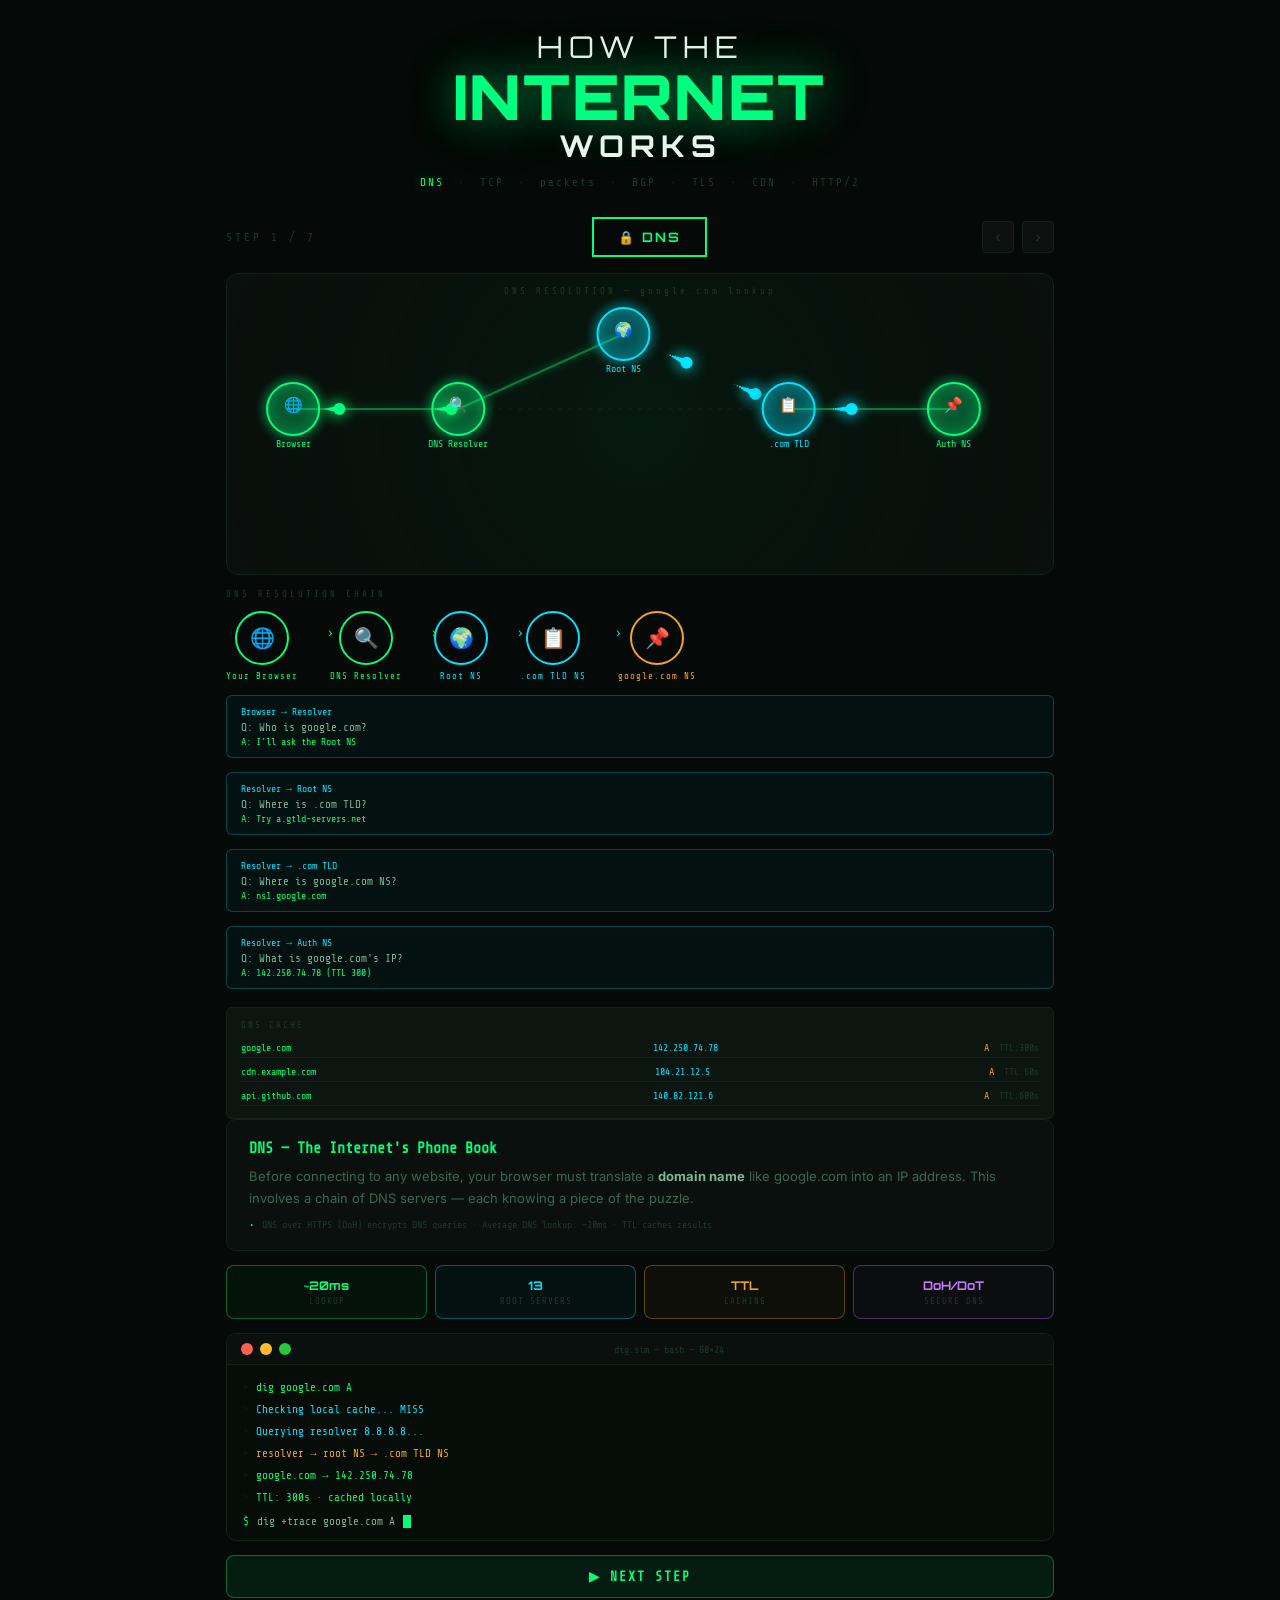
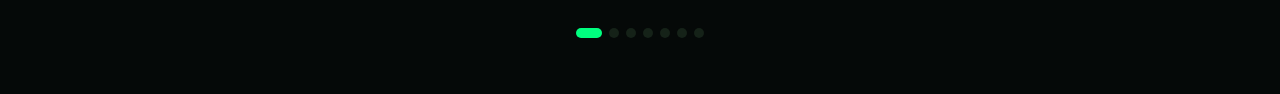
<file: how-internet-works.html>
<!DOCTYPE html>
<html lang="en">
<head>
<meta charset="UTF-8">
<meta name="viewport" content="width=device-width, initial-scale=1.0">
<title>How The Internet Works</title>
<link href="https://fonts.googleapis.com/css2?family=Share+Tech+Mono&family=Orbitron:wght@400;700;900&family=Inter:wght@300;400;600;700;900&display=swap" rel="stylesheet">
<style>
*{margin:0;padding:0;box-sizing:border-box;}
:root{
  --bg:#050908;
  --card:#0a100d;
  --card2:#0d1510;
  --border:#152218;
  --green:#00ff7f;
  --cyan:#00e5ff;
  --yellow:#f5a623;
  --purple:#c77dff;
  --blue:#4da6ff;
  --red:#ff4444;
  --orange:#ff8800;
  --pink:#ff4da6;
  --white:#e8f4ee;
  --mono:'Share Tech Mono',monospace;
  --muted:#1e3828;
  --text:#7ab898;
}
body{
  background:var(--bg);
  color:var(--text);
  font-family:'Inter',sans-serif;
  min-height:100vh;
  padding:28px 16px 60px;
  max-width:860px;
  margin:0 auto;
}

/* ── TITLE ── */
.title-wrap{text-align:center;margin-bottom:28px;}
.t1{font-family:'Orbitron',monospace;font-size:30px;font-weight:400;color:var(--white);letter-spacing:6px;display:block;}
.t2{font-family:'Orbitron',monospace;font-size:62px;font-weight:900;color:var(--green);letter-spacing:2px;
  text-shadow:0 0 40px rgba(0,255,127,0.5),0 0 80px rgba(0,255,127,0.2);
  display:block;line-height:1;}
.t3{font-family:'Orbitron',monospace;font-size:30px;font-weight:700;color:var(--white);letter-spacing:6px;display:block;}
.t-sub{
  display:flex;justify-content:center;gap:14px;flex-wrap:wrap;
  margin-top:12px;
  font-family:var(--mono);font-size:11px;color:var(--muted);letter-spacing:2px;
}
.t-sub span.active-sub{color:var(--green);text-shadow:0 0 12px rgba(0,255,127,0.4);}

/* ── STEP NAV ── */
.step-nav{display:flex;align-items:center;justify-content:space-between;margin-bottom:16px;}
.step-label{font-family:var(--mono);font-size:11px;color:var(--muted);letter-spacing:3px;}
.step-badge{
  font-family:'Orbitron',monospace;font-size:13px;font-weight:700;
  letter-spacing:2px;padding:10px 24px;
  border:2px solid;
  display:flex;align-items:center;gap:8px;
}
.step-arrows{display:flex;gap:8px;}
.step-arrows button{
  background:rgba(255,255,255,0.03);border:1px solid var(--border);
  color:var(--muted);width:32px;height:32px;cursor:pointer;font-size:16px;
  border-radius:4px;transition:all 0.15s;display:flex;align-items:center;justify-content:center;
}
.step-arrows button:hover{border-color:var(--green);color:var(--green);}

/* ── NETWORK MAP CANVAS ── */
.map-card{
  background:var(--card);
  border:1px solid var(--border);
  border-radius:12px;
  margin-bottom:14px;
  position:relative;
  overflow:hidden;
}
.map-label{
  position:absolute;top:12px;left:50%;transform:translateX(-50%);
  font-family:var(--mono);font-size:9px;letter-spacing:3px;color:var(--muted);
  pointer-events:none;z-index:2;
}
#netCanvas{display:block;width:100%;cursor:pointer;}

/* ── STEP VIEWS ── */
.step-view{display:none;}
.step-view.active{display:block;}

/* ── DNS LOOKUP ── */
.dns-chain{display:flex;align-items:center;gap:0;margin-bottom:14px;overflow-x:auto;}
.dns-node{
  display:flex;flex-direction:column;align-items:center;gap:6px;
  flex-shrink:0;
}
.dns-icon{
  width:54px;height:54px;border-radius:50%;
  display:flex;align-items:center;justify-content:center;
  font-size:22px;border:2px solid;
  transition:all 0.4s;
}
.dns-name{font-family:var(--mono);font-size:9px;letter-spacing:1px;text-align:center;}
.dns-arrow{flex:0 0 28px;height:2px;position:relative;flex-shrink:0;margin-top:-24px;}
.dns-arrow::after{content:'';position:absolute;right:-1px;top:-4px;border:5px solid transparent;}

.dns-query-box{
  border:1.5px solid;border-radius:6px;padding:10px 14px;
  font-family:var(--mono);font-size:11px;
  margin-bottom:8px;transition:all 0.4s;
}

/* ── TCP HANDSHAKE ── */
.tcp-diagram{display:flex;gap:0;position:relative;margin-bottom:16px;}
.tcp-side{flex:0 0 110px;display:flex;flex-direction:column;align-items:center;gap:8px;}
.tcp-side-label{font-family:'Orbitron',monospace;font-size:10px;letter-spacing:2px;padding:8px 14px;border:1.5px solid;border-radius:4px;}
.tcp-middle{flex:1;position:relative;min-height:260px;}
.tcp-msg{
  position:absolute;display:flex;align-items:center;gap:6px;
  font-family:var(--mono);font-size:10px;
  transition:all 0.6s cubic-bezier(0.4,0,0.2,1);
  white-space:nowrap;
}
.tcp-flag{
  padding:3px 8px;border-radius:3px;font-size:10px;font-weight:600;
  font-family:var(--mono);border:1px solid;
}
.tcp-timeline{
  position:absolute;height:100%;width:1px;
  background:repeating-linear-gradient(to bottom,var(--border) 0,var(--border) 4px,transparent 4px,transparent 8px);
}

/* ── PACKET ── */
.packet-journey{
  display:flex;flex-direction:column;gap:8px;
  margin-bottom:14px;
}
.pj-row{
  display:flex;align-items:center;gap:8px;
  font-family:var(--mono);font-size:11px;
}
.pj-hop{
  width:26px;height:26px;border-radius:50%;
  display:flex;align-items:center;justify-content:center;
  font-size:11px;border:1.5px solid;flex-shrink:0;
  transition:all 0.4s;
}
.pj-arrow{color:var(--muted);font-size:14px;}
.pj-info{flex:1;}
.pj-latency{color:var(--muted);font-size:10px;margin-left:auto;}
.pj-row.active .pj-hop{box-shadow:0 0 14px currentColor;}

/* ── TLS ── */
.tls-steps{display:flex;flex-direction:column;gap:6px;margin-bottom:14px;}
.tls-step{
  display:flex;align-items:flex-start;gap:12px;
  padding:10px 14px;border-radius:6px;border:1.5px solid var(--border);
  background:var(--card2);font-family:var(--mono);font-size:11px;
  transition:all 0.4s;
}
.tls-step.active-tls{
  border-color:rgba(0,229,255,0.4);background:rgba(0,229,255,0.05);
}
.tls-step.done-tls{
  border-color:rgba(0,255,127,0.3);background:rgba(0,255,127,0.04);
}
.tls-num{
  width:22px;height:22px;border-radius:50%;
  display:flex;align-items:center;justify-content:center;
  font-size:10px;font-weight:700;flex-shrink:0;
  border:1.5px solid var(--muted);color:var(--muted);
  transition:all 0.4s;
}
.tls-step.active-tls .tls-num{border-color:var(--cyan);color:var(--cyan);}
.tls-step.done-tls .tls-num{border-color:var(--green);color:var(--green);}
.tls-content{flex:1;}
.tls-title{color:var(--text);font-weight:600;margin-bottom:2px;}
.tls-desc{color:var(--muted);font-size:10px;line-height:1.5;}
.tls-tag{
  font-size:9px;padding:2px 7px;border-radius:3px;border:1px solid;
  flex-shrink:0;margin-top:2px;
}

/* ── BGP TABLE ── */
.bgp-table{
  border:1px solid var(--border);border-radius:8px;overflow:hidden;
  font-family:var(--mono);font-size:10px;margin-bottom:14px;
}
.bgp-thead{background:rgba(255,255,255,0.03);}
.bgp-tr{display:flex;border-bottom:1px solid var(--border);}
.bgp-tr:last-child{border-bottom:none;}
.bgp-td{
  flex:1;padding:8px 10px;border-right:1px solid var(--border);
  transition:all 0.3s;
}
.bgp-td:last-child{border-right:none;}
.bgp-thead .bgp-td{color:var(--muted);letter-spacing:1px;font-size:9px;}
.bgp-tr.best-route .bgp-td:first-child{color:var(--green);}
.bgp-tr.best-route{background:rgba(0,255,127,0.03);}

.bgp-as-path{display:flex;align-items:center;gap:4px;flex-wrap:wrap;margin-bottom:14px;}
.as-box{
  padding:5px 10px;border:1.5px solid;border-radius:4px;
  font-family:var(--mono);font-size:10px;transition:all 0.3s;
}
.as-sep{color:var(--muted);font-size:14px;}

/* ── CDN ── */
.cdn-map{
  display:grid;grid-template-columns:repeat(3,1fr);gap:8px;
  margin-bottom:14px;
}
.cdn-server{
  border:1.5px solid;border-radius:8px;padding:12px 10px;text-align:center;
  font-family:var(--mono);font-size:10px;transition:all 0.4s;cursor:pointer;
}
.cdn-server.nearest{animation:nearestpulse 1.5s ease infinite;}
@keyframes nearestpulse{
  0%,100%{box-shadow:0 0 0 0 rgba(0,255,127,0.3);}
  50%{box-shadow:0 0 0 8px rgba(0,255,127,0);}
}
.cdn-server .srv-loc{font-size:11px;font-weight:600;margin-bottom:4px;}
.cdn-server .srv-lat{font-size:9px;margin-top:3px;}
.cdn-server .srv-cache{font-size:9px;margin-top:2px;}

/* ── HTTP/2 ── */
.h2-streams{display:flex;flex-direction:column;gap:4px;margin-bottom:14px;}
.h2-stream{
  display:flex;align-items:center;gap:8px;
  padding:6px 10px;border-radius:4px;border:1px solid var(--border);
  font-family:var(--mono);font-size:10px;background:var(--card2);
}
.h2-stream-id{
  width:26px;height:26px;border-radius:4px;
  display:flex;align-items:center;justify-content:center;
  font-weight:700;font-size:11px;border:1.5px solid;flex-shrink:0;
}
.h2-bar-track{flex:1;height:8px;background:rgba(255,255,255,0.04);border-radius:2px;overflow:hidden;}
.h2-bar-fill{height:100%;border-radius:2px;transition:width 1s ease;}
.h2-status{font-size:9px;color:var(--muted);width:40px;text-align:right;}

/* ── COMMON ── */
.info-card{
  background:var(--card);border:1px solid var(--border);
  border-radius:10px;padding:20px 22px;margin-bottom:14px;
}
.info-title{font-family:var(--mono);font-size:15px;font-weight:600;color:var(--green);margin-bottom:8px;}
.info-body{font-size:13px;color:#3d6650;line-height:1.7;margin-bottom:10px;}
.info-body strong{color:var(--text);}
.info-fact{font-family:var(--mono);font-size:10px;color:var(--muted);display:flex;align-items:flex-start;gap:8px;}
.info-fact::before{content:'•';color:var(--green);flex-shrink:0;}

.facts-row{display:grid;grid-template-columns:repeat(4,1fr);gap:8px;margin-bottom:14px;}
.fact-box{border:1.5px solid;border-radius:8px;padding:12px 10px;text-align:center;cursor:default;}
.fact-top{font-family:'Orbitron',monospace;font-size:12px;font-weight:700;margin-bottom:3px;}
.fact-label{font-family:var(--mono);font-size:9px;color:var(--muted);letter-spacing:1px;}
.fb-green{border-color:rgba(0,255,127,0.35);background:rgba(0,255,127,0.04);}
.fb-green .fact-top{color:var(--green);}
.fb-cyan{border-color:rgba(0,229,255,0.35);background:rgba(0,229,255,0.04);}
.fb-cyan .fact-top{color:var(--cyan);}
.fb-yellow{border-color:rgba(245,166,35,0.35);background:rgba(245,166,35,0.04);}
.fb-yellow .fact-top{color:var(--yellow);}
.fb-purple{border-color:rgba(199,125,255,0.35);background:rgba(199,125,255,0.04);}
.fb-purple .fact-top{color:var(--purple);}

.terminal{background:#060c08;border:1px solid var(--border);border-radius:10px;overflow:hidden;margin-bottom:14px;}
.term-head{background:#0a100d;padding:9px 14px;display:flex;align-items:center;gap:7px;border-bottom:1px solid var(--border);}
.td{width:12px;height:12px;border-radius:50%;}
.td1{background:#ff5f56;}.td2{background:#ffbd2e;}.td3{background:#27c93f;}
.term-title-txt{flex:1;text-align:center;font-family:var(--mono);font-size:10px;color:var(--muted);}
.term-lines{padding:12px 16px 6px;font-family:var(--mono);font-size:11px;line-height:2;min-height:60px;}
.tl{display:flex;gap:8px;}
.tl-t{color:#0d2018;font-size:10px;flex-shrink:0;}
.tc-g{color:var(--green);}
.tc-c{color:var(--cyan);}
.tc-y{color:var(--yellow);}
.tc-r{color:var(--red);}
.tc-d{color:#1e3828;}
.tc-w{color:var(--white);}
.tc-p{color:var(--purple);}
.term-prompt{padding:0 16px 12px;font-family:var(--mono);font-size:11px;display:flex;align-items:center;gap:8px;}
.tp-gt{color:var(--green);}
.tp-cmd{color:var(--text);}
.cursor{width:8px;height:13px;background:var(--green);display:inline-block;vertical-align:middle;animation:blink 1s step-end infinite;}
@keyframes blink{0%,100%{opacity:1;}50%{opacity:0;}}

.step-btn{
  width:100%;margin-bottom:14px;
  background:rgba(0,255,127,0.08);border:1.5px solid rgba(0,255,127,0.35);
  color:var(--green);font-family:var(--mono);font-size:13px;
  letter-spacing:2px;font-weight:600;padding:13px;border-radius:8px;
  cursor:pointer;transition:all 0.2s;
}
.step-btn:hover{background:rgba(0,255,127,0.15);box-shadow:0 0 24px rgba(0,255,127,0.12);}

.dots-row{display:flex;justify-content:center;gap:7px;margin-top:16px;}
.dot-btn{width:10px;height:10px;border-radius:50%;border:none;cursor:pointer;background:var(--border);transition:all 0.2s;padding:0;}
.dot-btn.active{background:var(--green);width:26px;border-radius:5px;}

@media(max-width:600px){
  .facts-row{grid-template-columns:repeat(2,1fr);}
  .t2{font-size:44px;}
  .cdn-map{grid-template-columns:repeat(2,1fr);}
  .dns-chain{gap:0;}
}
</style>
</head>
<body>

<div class="title-wrap">
  <span class="t1">HOW THE</span>
  <span class="t2">INTERNET</span>
  <span class="t3">WORKS</span>
  <div class="t-sub">
    <span id="sub-dns">DNS</span><span>·</span>
    <span id="sub-tcp">TCP</span><span>·</span>
    <span id="sub-packet">packets</span><span>·</span>
    <span id="sub-bgp">BGP</span><span>·</span>
    <span id="sub-tls">TLS</span><span>·</span>
    <span id="sub-cdn">CDN</span><span>·</span>
    <span id="sub-http2">HTTP/2</span>
  </div>
</div>

<div class="step-nav">
  <span class="step-label">STEP <span id="stepNum">1</span> / 7</span>
  <div class="step-badge" id="stepBadge">DNS</div>
  <div class="step-arrows">
    <button id="btnPrev">‹</button>
    <button id="btnNext">›</button>
  </div>
</div>

<!-- ══════ NETWORK MAP CANVAS ══════ -->
<div class="map-card">
  <div class="map-label" id="mapLabel">NETWORK MAP — packet journey</div>
  <canvas id="netCanvas" height="300"></canvas>
</div>

<!-- ══════ STEP VIEWS ══════ -->

<!-- STEP 1: DNS -->
<div class="step-view" id="view-1">
  <div style="font-family:var(--mono);font-size:9px;letter-spacing:3px;color:var(--muted);margin-bottom:12px;">DNS RESOLUTION CHAIN</div>
  <div class="dns-chain" id="dnsChain"></div>
  <div id="dnsQueries"></div>
  <div style="margin-top:10px;border:1px solid var(--border);border-radius:6px;padding:12px 14px;background:var(--card2);">
    <div style="font-family:var(--mono);font-size:9px;letter-spacing:2px;color:var(--muted);margin-bottom:8px;">DNS CACHE</div>
    <div id="dnsCache" style="display:flex;flex-direction:column;gap:4px;font-family:var(--mono);font-size:10px;"></div>
  </div>
</div>

<!-- STEP 2: TCP -->
<div class="step-view" id="view-2">
  <div style="font-family:var(--mono);font-size:9px;letter-spacing:3px;color:var(--muted);margin-bottom:12px;">3-WAY HANDSHAKE</div>
  <div class="tcp-diagram" id="tcpDiagram"></div>
  <div style="display:flex;gap:8px;flex-wrap:wrap;" id="tcpFlags"></div>
</div>

<!-- STEP 3: PACKETS -->
<div class="step-view" id="view-3">
  <div style="font-family:var(--mono);font-size:9px;letter-spacing:3px;color:var(--muted);margin-bottom:12px;">PACKET STRUCTURE</div>
  <div id="packetStruct" style="margin-bottom:14px;"></div>
  <div style="font-family:var(--mono);font-size:9px;letter-spacing:3px;color:var(--muted);margin-bottom:10px;">HOP-BY-HOP JOURNEY</div>
  <div class="packet-journey" id="pktJourney"></div>
</div>

<!-- STEP 4: BGP -->
<div class="step-view" id="view-4">
  <div style="font-family:var(--mono);font-size:9px;letter-spacing:3px;color:var(--muted);margin-bottom:10px;">AS PATH SELECTION</div>
  <div class="bgp-as-path" id="bgpPath"></div>
  <div style="font-family:var(--mono);font-size:9px;letter-spacing:3px;color:var(--muted);margin-bottom:8px;">ROUTING TABLE (prefix 93.184.216.0/24)</div>
  <div class="bgp-table" id="bgpTable"></div>
</div>

<!-- STEP 5: TLS -->
<div class="step-view" id="view-5">
  <div style="font-family:var(--mono);font-size:9px;letter-spacing:3px;color:var(--muted);margin-bottom:10px;">TLS 1.3 HANDSHAKE</div>
  <div class="tls-steps" id="tlsSteps"></div>
  <button onclick="runTLS()" style="background:rgba(0,229,255,0.08);border:1px solid rgba(0,229,255,0.3);color:var(--cyan);font-family:var(--mono);font-size:11px;padding:8px 20px;border-radius:6px;cursor:pointer;letter-spacing:2px;margin-bottom:10px;">▶ ANIMATE HANDSHAKE</button>
</div>

<!-- STEP 6: CDN -->
<div class="step-view" id="view-6">
  <div style="font-family:var(--mono);font-size:9px;letter-spacing:3px;color:var(--muted);margin-bottom:10px;">CDN EDGE SERVERS — click to connect</div>
  <div class="cdn-map" id="cdnMap"></div>
  <div id="cdnResult" style="font-family:var(--mono);font-size:10px;color:var(--muted);text-align:center;padding:10px;border:1px solid var(--border);border-radius:6px;background:var(--card2);">Select a CDN edge server above</div>
</div>

<!-- STEP 7: HTTP/2 -->
<div class="step-view" id="view-7">
  <div style="font-family:var(--mono);font-size:9px;letter-spacing:3px;color:var(--muted);margin-bottom:10px;">HTTP/1.1 vs HTTP/2 MULTIPLEXING</div>
  <div style="display:grid;grid-template-columns:1fr 1fr;gap:10px;margin-bottom:14px;">
    <div style="border:1px solid rgba(255,68,68,0.3);border-radius:8px;padding:12px;background:rgba(255,68,68,0.04);">
      <div style="font-family:'Orbitron',monospace;font-size:10px;color:var(--red);letter-spacing:2px;margin-bottom:10px;">HTTP/1.1</div>
      <div id="h1streams"></div>
      <div style="font-family:var(--mono);font-size:9px;color:var(--muted);margin-top:8px;">Sequential · Head-of-line blocking</div>
    </div>
    <div style="border:1px solid rgba(0,255,127,0.3);border-radius:8px;padding:12px;background:rgba(0,255,127,0.04);">
      <div style="font-family:'Orbitron',monospace;font-size:10px;color:var(--green);letter-spacing:2px;margin-bottom:10px;">HTTP/2</div>
      <div id="h2streams"></div>
      <div style="font-family:var(--mono);font-size:9px;color:var(--muted);margin-top:8px;">Multiplexed · Parallel streams</div>
    </div>
  </div>
  <div id="http2Features" style="display:flex;gap:8px;flex-wrap:wrap;"></div>
</div>

<!-- INFO + FACTS + TERMINAL -->
<div class="info-card" id="infoCard"></div>
<div class="facts-row" id="factsRow"></div>

<div class="terminal">
  <div class="term-head">
    <div class="td td1"></div><div class="td td2"></div><div class="td td3"></div>
    <div class="term-title-txt" id="termTitle">network.sim — bash — 80×24</div>
  </div>
  <div class="term-lines" id="termLines"></div>
  <div class="term-prompt">
    <span class="tp-gt">$</span>
    <span class="tp-cmd" id="termCmd">_</span>
    <span class="cursor"></span>
  </div>
</div>

<button class="step-btn" id="mainBtn" onclick="advanceStep()">▶ NEXT STEP</button>
<div class="dots-row" id="dotsRow"></div>

<!-- ══════ NETWORK CANVAS ══════ -->
<script>
// ════════════════════════════════════════════════════
// NETWORK MAP (Canvas)
// ════════════════════════════════════════════════════
const canvas = document.getElementById('netCanvas');
const ctx = canvas.getContext('2d');

const NODE_DEFS = [
  // DNS step
  [{id:'browser',label:'Browser',icon:'🌐',x:.08,y:.45,color:'#00ff7f'},{id:'resolver',label:'DNS Resolver',icon:'🔍',x:.28,y:.45,color:'#00ff7f'},{id:'root',label:'Root NS',icon:'🌍',x:.48,y:.20,color:'#00e5ff'},{id:'tld',label:'.com TLD',icon:'📋',x:.68,y:.45,color:'#00e5ff'},{id:'auth',label:'Auth NS',icon:'📌',x:.88,y:.45,color:'#00ff7f'}],
  // TCP step
  [{id:'client',label:'Client',icon:'💻',x:.15,y:.5,color:'#00ff7f'},{id:'server',label:'Server',icon:'🖥️',x:.85,y:.5,color:'#f5a623'},{id:'syn',label:'SYN',icon:'→',x:.5,y:.25,color:'#00e5ff'},{id:'synack',label:'SYN-ACK',icon:'←',x:.5,y:.5,color:'#f5a623'},{id:'ack',label:'ACK',icon:'→',x:.5,y:.75,color:'#00ff7f'}],
  // PACKETS step
  [{id:'mypc',label:'My PC',icon:'💻',x:.08,y:.5,color:'#00ff7f'},{id:'isp',label:'ISP Router',icon:'📡',x:.26,y:.3,color:'#00e5ff'},{id:'r1',label:'Router A',icon:'🔀',x:.44,y:.6,color:'#4da6ff'},{id:'r2',label:'Router B',icon:'🔀',x:.62,y:.25,color:'#4da6ff'},{id:'r3',label:'Router C',icon:'🔀',x:.76,y:.6,color:'#c77dff'},{id:'dest',label:'Server',icon:'🖥️',x:.92,y:.4,color:'#f5a623'}],
  // BGP step
  [{id:'as1',label:'AS1',icon:'🏢',x:.15,y:.5,color:'#00ff7f'},{id:'as2',label:'AS2',icon:'🏢',x:.38,y:.2,color:'#00e5ff'},{id:'as3',label:'AS3',icon:'🏢',x:.38,y:.75,color:'#f5a623'},{id:'as4',label:'AS4',icon:'🏢',x:.62,y:.2,color:'#c77dff'},{id:'as5',label:'AS5',icon:'🏢',x:.62,y:.75,color:'#ff8800'},{id:'as6',label:'AS6',icon:'🏢',x:.85,y:.5,color:'#00ff7f'}],
  // TLS step
  [{id:'cli',label:'Client',icon:'🔓',x:.12,y:.5,color:'#00ff7f'},{id:'srv2',label:'Server',icon:'🔒',x:.88,y:.5,color:'#00e5ff'},{id:'hello',label:'ClientHello',icon:'👋',x:.35,y:.25,color:'#00e5ff'},{id:'cert',label:'Certificate',icon:'📜',x:.65,y:.25,color:'#c77dff'},{id:'keys',label:'Key Exchange',icon:'🔑',x:.5,y:.65,color:'#f5a623'}],
  // CDN step
  [{id:'origin',label:'Origin',icon:'🖥️',x:.5,y:.5,color:'#f5a623'},{id:'cdn1',label:'NYC Edge',icon:'📡',x:.15,y:.25,color:'#00ff7f'},{id:'cdn2',label:'LON Edge',icon:'📡',x:.38,y:.15,color:'#00e5ff'},{id:'cdn3',label:'TYO Edge',icon:'📡',x:.72,y:.2,color:'#c77dff'},{id:'cdn4',label:'SYD Edge',icon:'📡',x:.85,y:.65,color:'#ff8800'},{id:'user2',label:'User',icon:'👤',x:.15,y:.7,color:'#00ff7f'}],
  // HTTP/2 step
  [{id:'browser2',label:'Browser',icon:'🌐',x:.12,y:.5,color:'#00ff7f'},{id:'proxy',label:'TCP Conn',icon:'⚡',x:.5,y:.5,color:'#00e5ff'},{id:'srv3',label:'Server',icon:'🖥️',x:.88,y:.5,color:'#f5a623'},{id:'s1',label:'HTML',icon:'📄',x:.5,y:.2,color:'#00ff7f'},{id:'s2',label:'CSS',icon:'🎨',x:.5,y:.38,color:'#f5a623'},{id:'s3',label:'JS',icon:'⚡',x:.5,y:.62,color:'#c77dff'},{id:'s4',label:'IMG',icon:'🖼️',x:.5,y:.8,color:'#00e5ff'}],
];

const EDGE_DEFS = [
  [[0,1],[1,2],[1,3],[3,4]],
  [[0,1]],
  [[0,1],[1,2],[2,3],[3,4],[4,5]],
  [[0,1],[0,2],[1,3],[2,4],[3,5],[4,5]],
  [[0,1]],
  [[5,0],[5,1],[5,2],[5,3],[5,4],[1,0],[2,0],[3,0],[4,0]],
  [[0,1],[1,2],[1,3],[1,4],[1,5],[1,6]],
];

const ACTIVE_PATH = [
  [0,1,2,3,4],
  [0,1],
  [0,1,2,3,4,5],
  [0,1,3,5],
  [0,1],
  [5,1,0],
  [0,1,2],
];

let currentStep = 1;
let packets = [];
let animFrame;

function resizeCanvas(){
  const w = canvas.parentElement.clientWidth;
  canvas.width = w;
  canvas.style.width = w + 'px';
}

function getNodes(){ return NODE_DEFS[currentStep-1]; }
function getEdges(){ return EDGE_DEFS[currentStep-1]; }
function getPath(){ return ACTIVE_PATH[currentStep-1]; }

function nodePos(n){
  return {x: n.x * canvas.width, y: n.y * canvas.height};
}

function drawNet(){
  ctx.clearRect(0,0,canvas.width,canvas.height);

  // bg glow
  ctx.save();
  const grad = ctx.createRadialGradient(canvas.width/2,canvas.height/2,0,canvas.width/2,canvas.height/2,canvas.width*0.6);
  grad.addColorStop(0,'rgba(0,40,20,0.4)');
  grad.addColorStop(1,'rgba(5,9,8,0)');
  ctx.fillStyle = grad;
  ctx.fillRect(0,0,canvas.width,canvas.height);
  ctx.restore();

  const nodes = getNodes();
  const edges = getEdges();
  const path = getPath();

  // Edges
  edges.forEach(([ai,bi]) => {
    const a = nodePos(nodes[ai]), b = nodePos(nodes[bi]);
    const inPath = path.includes(ai) && path.includes(bi) &&
      Math.abs(path.indexOf(ai)-path.indexOf(bi))===1;
    ctx.save();
    ctx.beginPath();
    ctx.moveTo(a.x,a.y);
    ctx.lineTo(b.x,b.y);
    if(inPath){
      ctx.strokeStyle = 'rgba(0,255,127,0.4)';
      ctx.lineWidth = 2;
      ctx.shadowColor = '#00ff7f';
      ctx.shadowBlur = 8;
    } else {
      ctx.strokeStyle = 'rgba(255,255,255,0.06)';
      ctx.lineWidth = 1;
      ctx.setLineDash([4,6]);
    }
    ctx.stroke();
    ctx.restore();
  });

  // Packets
  packets.forEach(p => {
    ctx.save();
    ctx.beginPath();
    ctx.arc(p.x,p.y,6,0,Math.PI*2);
    ctx.fillStyle = p.color || '#00ff7f';
    ctx.shadowColor = p.color || '#00ff7f';
    ctx.shadowBlur = 16;
    ctx.fill();
    // trail
    if(p.trail){
      p.trail.forEach((pt,i) => {
        ctx.beginPath();
        ctx.arc(pt.x,pt.y,3*(1-i/p.trail.length),0,Math.PI*2);
        ctx.fillStyle = (p.color||'#00ff7f').replace(')',','+(0.4*(1-i/p.trail.length))+')').replace('rgb','rgba');
        ctx.fill();
      });
    }
    ctx.restore();
  });

  // Nodes
  nodes.forEach((n,i) => {
    const {x,y} = nodePos(n);
    const inPath = path.includes(i);
    const r = inPath ? 26 : 20;

    ctx.save();
    // glow
    if(inPath){
      ctx.beginPath();
      ctx.arc(x,y,r+10,0,Math.PI*2);
      const g = ctx.createRadialGradient(x,y,r,x,y,r+14);
      g.addColorStop(0,n.color+'33');
      g.addColorStop(1,'transparent');
      ctx.fillStyle=g;
      ctx.fill();
    }
    // circle
    ctx.beginPath();
    ctx.arc(x,y,r,0,Math.PI*2);
    ctx.fillStyle = inPath ? n.color+'22' : 'rgba(10,20,15,0.8)';
    ctx.fill();
    ctx.strokeStyle = inPath ? n.color : 'rgba(255,255,255,0.1)';
    ctx.lineWidth = inPath ? 2 : 1;
    if(inPath){ctx.shadowColor=n.color;ctx.shadowBlur=12;}
    ctx.stroke();
    ctx.restore();

    // icon
    ctx.save();
    ctx.font = `${inPath?15:12}px sans-serif`;
    ctx.textAlign='center';ctx.textBaseline='middle';
    ctx.fillText(n.icon,x,y-3);
    ctx.restore();

    // label
    ctx.save();
    ctx.font = `10px Share Tech Mono`;
    ctx.textAlign='center';ctx.textBaseline='top';
    ctx.fillStyle = inPath ? n.color : 'rgba(255,255,255,0.2)';
    ctx.fillText(n.label,x,y+r+4);
    ctx.restore();
  });
}

function spawnPacket(){
  const nodes = getNodes();
  const path = getPath();
  if(path.length < 2) return;

  const seg = Math.floor(Math.random()*(path.length-1));
  const a = nodePos(nodes[path[seg]]);
  const b = nodePos(nodes[path[seg+1]]);

  packets.push({
    x:a.x, y:a.y,
    tx:b.x, ty:b.y,
    color: nodes[path[seg]].color,
    speed: 0.012 + Math.random()*0.008,
    t:0, trail:[],
    seg, nextSeg:seg+1,
  });
}

function animNet(ts){
  packets.forEach((p,i) => {
    p.trail.unshift({x:p.x,y:p.y});
    if(p.trail.length>8) p.trail.pop();

    p.t += p.speed;
    if(p.t >= 1){
      const nodes = getNodes();
      const path = getPath();
      p.t = 0;
      p.x = p.tx; p.y = p.ty;
      p.nextSeg++;
      if(p.nextSeg >= path.length){
        packets.splice(i,1); return;
      }
      const a = nodePos(nodes[path[p.nextSeg-1]]);
      const b = nodePos(nodes[path[p.nextSeg]]);
      p.x=a.x; p.y=a.y; p.tx=b.x; p.ty=b.y;
    } else {
      p.x = p.x + (p.tx-p.x)*p.speed/(1-p.t+p.speed);
      p.y = p.y + (p.ty-p.y)*p.speed/(1-p.t+p.speed);
    }
  });

  if(Math.random()<0.03 && packets.length < 5) spawnPacket();

  drawNet();
  animFrame = requestAnimationFrame(animNet);
}

// ════════════════════════════════════════════════════
// STEP DATA
// ════════════════════════════════════════════════════
const STEPS = [
  {
    id:1, name:'DNS', sub:'dns', badgeColor:'var(--green)',
    mapLabel:'DNS RESOLUTION — google.com lookup',
    title:'DNS — The Internet\'s Phone Book',
    body:`Before connecting to any website, your browser must translate a <strong>domain name</strong> like google.com into an IP address. This involves a chain of DNS servers — each knowing a piece of the puzzle.`,
    fact:'DNS over HTTPS (DoH) encrypts DNS queries · Average DNS lookup: ~20ms · TTL caches results',
    facts:[
      {val:'~20ms',label:'LOOKUP',cls:'fb-green'},
      {val:'13',label:'ROOT SERVERS',cls:'fb-cyan'},
      {val:'TTL',label:'CACHING',cls:'fb-yellow'},
      {val:'DoH/DoT',label:'SECURE DNS',cls:'fb-purple'},
    ],
    logs:[
      {c:'tc-g',t:'dig google.com A'},
      {c:'tc-c',t:'Checking local cache... MISS'},
      {c:'tc-c',t:'Querying resolver 8.8.8.8...'},
      {c:'tc-y',t:'resolver → root NS → .com TLD NS'},
      {c:'tc-g',t:'google.com → 142.250.74.78'},
      {c:'tc-g',t:'TTL: 300s · cached locally'},
    ],
    cmd:'dig +trace google.com A'
  },
  {
    id:2, name:'TCP', sub:'tcp', badgeColor:'var(--cyan)',
    mapLabel:'TCP 3-WAY HANDSHAKE',
    title:'TCP — Reliable Connection',
    body:`Before sending HTTP data, TCP establishes a reliable connection via a <strong>3-way handshake</strong>. This guarantees packet ordering, retransmission of lost packets, and congestion control.`,
    fact:'TCP slow start · Congestion window · CUBIC/BBR algorithms · RTT measurement',
    facts:[
      {val:'1.5 RTT',label:'SETUP TIME',cls:'fb-cyan'},
      {val:'≤1460B',label:'MSS',cls:'fb-green'},
      {val:'65535B',label:'WINDOW',cls:'fb-yellow'},
      {val:'CUBIC',label:'CONGESTION',cls:'fb-purple'},
    ],
    logs:[
      {c:'tc-c',t:'Client → SYN seq=1000'},
      {c:'tc-y',t:'Server → SYN-ACK seq=5000 ack=1001'},
      {c:'tc-g',t:'Client → ACK ack=5001'},
      {c:'tc-g',t:'TCP connection ESTABLISHED'},
      {c:'tc-c',t:'RTT measured: 42ms'},
      {c:'tc-g',t:'cwnd=10 · ssthresh=64 · CUBIC start'},
    ],
    cmd:'tcpdump -i eth0 tcp and host google.com'
  },
  {
    id:3, name:'PACKETS', sub:'packet', badgeColor:'var(--blue)',
    mapLabel:'IP PACKET — hop-by-hop routing',
    title:'IP Packets — Splitting Data Across Hops',
    body:`Data is split into <strong>IP packets</strong> (up to ~1500 bytes each). Each packet travels independently through routers. Routers read only the IP header to decide where to forward next.`,
    fact:'IPv4 TTL starts at 64/128, decremented each hop. traceroute uses TTL expiry to map hops.',
    facts:[
      {val:'1500B',label:'MAX MTU',cls:'fb-green'},
      {val:'20B',label:'IP HEADER',cls:'fb-cyan'},
      {val:'64 TTL',label:'DEFAULT',cls:'fb-yellow'},
      {val:'7-15',label:'AVG HOPS',cls:'fb-purple'},
    ],
    logs:[
      {c:'tc-c',t:'traceroute google.com'},
      {c:'tc-g',t:' 1  192.168.1.1      2ms (gateway)'},
      {c:'tc-g',t:' 2  10.0.0.1         8ms (ISP)'},
      {c:'tc-c',t:' 3  72.14.232.1      18ms (peering)'},
      {c:'tc-y',t:' 4  216.239.49.1     22ms (backbone)'},
      {c:'tc-g',t:' 5  142.250.74.78    28ms (destination)'},
    ],
    cmd:'traceroute -n google.com'
  },
  {
    id:4, name:'BGP', sub:'bgp', badgeColor:'var(--purple)',
    mapLabel:'BGP — Autonomous System routing',
    title:'BGP — How Networks Choose Paths',
    body:`The internet is made of <strong>Autonomous Systems (AS)</strong> — networks owned by ISPs, companies, universities. BGP is the protocol they use to announce reachable IP prefixes to each other, selecting best paths by policy.`,
    fact:'~900,000 IPv4 prefixes in the global BGP table · BGP hijacking can reroute internet traffic',
    facts:[
      {val:'900K+',label:'PREFIXES',cls:'fb-purple'},
      {val:'AS PATH',label:'METRIC',cls:'fb-cyan'},
      {val:'TCP:179',label:'PORT',cls:'fb-green'},
      {val:'NEXT HOP',label:'ATTRIBUTE',cls:'fb-yellow'},
    ],
    logs:[
      {c:'tc-p',t:'BGP UPDATE from AS2 peer'},
      {c:'tc-c',t:'PREFIX: 93.184.216.0/24'},
      {c:'tc-y',t:'AS_PATH: AS2 AS4 AS6'},
      {c:'tc-c',t:'BGP UPDATE from AS3 peer'},
      {c:'tc-y',t:'AS_PATH: AS3 AS5 AS6 (longer)'},
      {c:'tc-g',t:'BEST: AS2→AS4→AS6 (shorter path)'},
    ],
    cmd:'show ip bgp 93.184.216.0/24'
  },
  {
    id:5, name:'TLS', sub:'tls', badgeColor:'var(--cyan)',
    mapLabel:'TLS 1.3 — encrypted tunnel',
    title:'TLS 1.3 — Securing the Connection',
    body:`Before sending your HTTP request, TLS establishes an <strong>encrypted tunnel</strong>. Client and server exchange keys using ECDHE — a mathematical trick where both derive the same secret without ever sending it.`,
    fact:'TLS 1.3: 1 round trip · AES-256-GCM encryption · Perfect Forward Secrecy via ECDHE',
    facts:[
      {val:'1-RTT',label:'HANDSHAKE',cls:'fb-cyan'},
      {val:'AES-256',label:'CIPHER',cls:'fb-green'},
      {val:'ECDHE',label:'KEY EXCH',cls:'fb-yellow'},
      {val:'PFS',label:'SECRECY',cls:'fb-purple'},
    ],
    logs:[
      {c:'tc-c',t:'ClientHello: TLS1.3 + supported ciphers'},
      {c:'tc-y',t:'ServerHello: TLS_AES_256_GCM_SHA384'},
      {c:'tc-p',t:'Server sends Certificate + CertVerify'},
      {c:'tc-g',t:'ECDHE key exchange (x25519)'},
      {c:'tc-g',t:'Both derive: session_secret'},
      {c:'tc-g',t:'TLS tunnel ESTABLISHED in 1-RTT'},
    ],
    cmd:'openssl s_client -connect google.com:443 -tls1_3'
  },
  {
    id:6, name:'CDN', sub:'cdn', badgeColor:'var(--yellow)',
    mapLabel:'CDN — Global edge network',
    title:'CDN — Bringing Content Closer',
    body:`A <strong>Content Delivery Network</strong> caches static content at edge servers around the world. Instead of travelling to the origin server in one datacenter, you connect to the nearest edge — reducing latency dramatically.`,
    fact:'Cloudflare has ~300 edge locations · CDN can cut latency by 60-80% · ~80% of internet traffic served by CDN',
    facts:[
      {val:'300+',label:'EDGE NODES',cls:'fb-yellow'},
      {val:'<10ms',label:'EDGE RTT',cls:'fb-green'},
      {val:'Cache-Ctrl',label:'HEADERS',cls:'fb-cyan'},
      {val:'PoP',label:'POINT',cls:'fb-purple'},
    ],
    logs:[
      {c:'tc-c',t:'GET https://cdn.example.com/app.js'},
      {c:'tc-g',t:'DNS → nearest CDN PoP: AMS-01'},
      {c:'tc-g',t:'Cache HIT · Age: 3600'},
      {c:'tc-g',t:'X-Cache: HIT from AMS-01'},
      {c:'tc-g',t:'Latency: 8ms (vs 120ms to origin)'},
      {c:'tc-y',t:'Savings: ~112ms · Compression: gzip'},
    ],
    cmd:'curl -I https://cdn.example.com/app.js'
  },
  {
    id:7, name:'HTTP/2', sub:'http2', badgeColor:'var(--green)',
    mapLabel:'HTTP/2 — multiplexed streams',
    title:'HTTP/2 — Multiplexing & Performance',
    body:`HTTP/1.1 sends one request at a time per connection, causing <strong>head-of-line blocking</strong>. HTTP/2 multiplexes multiple streams over a single TCP connection, adds header compression (HPACK) and server push.`,
    fact:'HTTP/3 uses QUIC (UDP) to eliminate TCP head-of-line blocking entirely · ~40% faster',
    facts:[
      {val:'streams',label:'MULTIPLEX',cls:'fb-green'},
      {val:'HPACK',label:'HDR COMPRESS',cls:'fb-cyan'},
      {val:'Server Push',label:'FEATURE',cls:'fb-yellow'},
      {val:'HTTP/3',label:'NEXT: QUIC',cls:'fb-purple'},
    ],
    logs:[
      {c:'tc-g',t:'HTTP/2 connection established'},
      {c:'tc-c',t:'STREAM 1: GET /index.html → 200'},
      {c:'tc-c',t:'STREAM 3: GET /style.css  → 200'},
      {c:'tc-c',t:'STREAM 5: GET /app.js      → 200'},
      {c:'tc-c',t:'STREAM 7: GET /logo.png   → 200'},
      {c:'tc-g',t:'All 4 requests: 42ms (parallel)'},
      {c:'tc-y',t:'HTTP/1.1 equivalent: ~168ms (serial)'},
    ],
    cmd:'curl --http2 -v https://example.com/'
  },
];

// ════════════════════════════════════════════════════
// STEP BUILDERS
// ════════════════════════════════════════════════════

// DNS
function buildDNS(){
  const nodes = [
    {label:'Your Browser',icon:'🌐',color:'var(--green)'},
    {label:'DNS Resolver',icon:'🔍',color:'var(--green)'},
    {label:'Root NS',icon:'🌍',color:'var(--cyan)'},
    {label:'.com TLD NS',icon:'📋',color:'var(--cyan)'},
    {label:'google.com NS',icon:'📌',color:'var(--yellow)'},
  ];
  const chain = document.getElementById('dnsChain');
  chain.innerHTML = nodes.map((n,i) => `
    <div class="dns-node" id="dn${i}">
      <div class="dns-icon" style="border-color:${n.color};background:${n.color}18;font-size:20px;">${n.icon}</div>
      <div class="dns-name" style="color:${n.color};">${n.label}</div>
    </div>
    ${i<nodes.length-1?`<div class="dns-arrow" style="background:${n.color}44;margin:0 2px;width:30px;height:2px;flex-shrink:0;margin-top:-30px;"><span style="position:absolute;right:-5px;top:-5px;color:${n.color};font-size:12px;">›</span></div>`:''}
  `).join('');

  const queries = [
    {q:'Who is google.com?',from:'Browser',to:'Resolver',ans:'I\'ll ask the Root NS'},
    {q:'Where is .com TLD?',from:'Resolver',to:'Root NS',ans:'Try a.gtld-servers.net'},
    {q:'Where is google.com NS?',from:'Resolver',to:'.com TLD',ans:'ns1.google.com'},
    {q:'What is google.com\'s IP?',from:'Resolver',to:'Auth NS',ans:'142.250.74.78 (TTL 300)'},
  ];
  document.getElementById('dnsQueries').innerHTML = `<div style="display:flex;flex-direction:column;gap:6px;">`+
    queries.map(q=>`
      <div class="dns-query-box" style="border-color:rgba(0,229,255,0.25);background:rgba(0,229,255,0.04);">
        <div style="display:flex;justify-content:space-between;margin-bottom:3px;">
          <span style="font-family:var(--mono);font-size:10px;color:var(--cyan);">${q.from} → ${q.to}</span>
        </div>
        <div style="font-family:var(--mono);font-size:11px;color:var(--text);">Q: ${q.q}</div>
        <div style="font-family:var(--mono);font-size:10px;color:var(--green);margin-top:2px;">A: ${q.ans}</div>
      </div>
    `).join('') + '</div>';

  document.getElementById('dnsCache').innerHTML = [
    {domain:'google.com',ip:'142.250.74.78',ttl:'300s',type:'A'},
    {domain:'cdn.example.com',ip:'104.21.12.5',ttl:'60s',type:'A'},
    {domain:'api.github.com',ip:'140.82.121.6',ttl:'600s',type:'A'},
  ].map(r=>`
    <div style="display:flex;gap:10px;align-items:center;padding:4px 0;border-bottom:1px solid var(--border);">
      <span style="color:var(--green);flex:1.5;">${r.domain}</span>
      <span style="color:var(--cyan);flex:1.2;">${r.ip}</span>
      <span style="color:var(--yellow);">${r.type}</span>
      <span style="color:var(--muted);">TTL:${r.ttl}</span>
    </div>
  `).join('');
}

// TCP
function buildTCP(){
  const d = document.getElementById('tcpDiagram');
  d.innerHTML = `
    <div class="tcp-side">
      <div class="tcp-side-label" style="border-color:rgba(0,255,127,0.4);color:var(--green);">CLIENT</div>
      <div style="width:2px;flex:1;background:repeating-linear-gradient(to bottom,var(--green) 0,var(--green) 4px,transparent 4px,transparent 8px);opacity:0.3;"></div>
    </div>
    <div class="tcp-middle" id="tcpMid">
      ${[
        {label:'SYN',detail:'seq=1000 · want to connect',color:'var(--cyan)',dir:'→',top:'8%'},
        {label:'SYN-ACK',detail:'seq=5000 ack=1001',color:'var(--yellow)',dir:'←',top:'36%'},
        {label:'ACK',detail:'ack=5001 · connected!',color:'var(--green)',dir:'→',top:'64%'},
        {label:'HTTP GET',detail:'GET /index.html HTTP/2',color:'var(--green)',dir:'→',top:'86%'},
      ].map(m=>`
        <div class="tcp-msg" style="top:${m.top};${m.dir==='→'?'left:8%':'right:8%;flex-direction:row-reverse;'}">
          <div class="tcp-flag" style="border-color:${m.color}55;color:${m.color};background:${m.color}14;">${m.label}</div>
          <div style="font-size:9px;color:var(--muted);max-width:120px;text-align:${m.dir==='→'?'left':'right'};">${m.detail}</div>
          <div style="flex:1;height:1px;background:${m.color}33;position:relative;">
            <div style="position:absolute;${m.dir==='→'?'right:-4px':'left:-4px'};top:-5px;color:${m.color};font-size:12px;">${m.dir==='→'?'›':'‹'}</div>
          </div>
        </div>
      `).join('')}
    </div>
    <div class="tcp-side">
      <div class="tcp-side-label" style="border-color:rgba(245,166,35,0.4);color:var(--yellow);">SERVER</div>
      <div style="width:2px;flex:1;background:repeating-linear-gradient(to bottom,var(--yellow) 0,var(--yellow) 4px,transparent 4px,transparent 8px);opacity:0.3;"></div>
    </div>
  `;

  document.getElementById('tcpFlags').innerHTML = [
    {f:'SYN',d:'Synchronize sequence numbers',c:'var(--cyan)'},
    {f:'ACK',d:'Acknowledge received data',c:'var(--green)'},
    {f:'FIN',d:'Finish — close connection',c:'var(--yellow)'},
    {f:'RST',d:'Reset — abort connection',c:'var(--red)'},
    {f:'PSH',d:'Push data immediately',c:'var(--purple)'},
    {f:'URG',d:'Urgent pointer valid',c:'var(--orange)'},
  ].map(f=>`
    <div style="border:1px solid ${f.c}44;border-radius:4px;padding:6px 10px;background:${f.c}0e;min-width:80px;">
      <div style="font-family:'Orbitron',monospace;font-size:11px;color:${f.c};font-weight:700;">${f.f}</div>
      <div style="font-family:var(--mono);font-size:9px;color:var(--muted);margin-top:2px;">${f.d}</div>
    </div>
  `).join('');
}

// PACKETS
function buildPackets(){
  document.getElementById('packetStruct').innerHTML = `
    <div style="border:1.5px solid rgba(77,166,255,0.3);border-radius:8px;overflow:hidden;">
      <div style="background:rgba(77,166,255,0.08);padding:8px 12px;font-family:var(--mono);font-size:9px;letter-spacing:2px;color:var(--blue);">IP PACKET — ETHERNET FRAME (1518 bytes max)</div>
      <div style="display:flex;font-family:var(--mono);font-size:10px;">
        ${[
          {l:'ETH HDR',b:'14B',c:'#ff8800'},
          {l:'IP HDR',b:'20B',c:'#4da6ff'},
          {l:'TCP HDR',b:'20B',c:'#00e5ff'},
          {l:'DATA PAYLOAD',b:'≤1460B',c:'#00ff7f',flex:4},
          {l:'ETH CRC',b:'4B',c:'#c77dff'},
        ].map(f=>`
          <div style="flex:${f.flex||1};padding:10px 6px;text-align:center;border-right:1px solid var(--border);background:${f.c}14;">
            <div style="color:${f.c};font-size:9px;font-weight:600;">${f.l}</div>
            <div style="color:var(--muted);font-size:8px;margin-top:3px;">${f.b}</div>
          </div>
        `).join('')}
      </div>
    </div>
  `;

  document.getElementById('pktJourney').innerHTML = [
    {hop:1,icon:'💻',label:'Your PC',info:'192.168.1.100 → NAT',lat:'0ms',c:'var(--green)',active:true},
    {hop:2,icon:'📡',label:'ISP Router',info:'10.0.0.1 · TTL=63',lat:'+8ms',c:'var(--cyan)',active:true},
    {hop:3,icon:'🔀',label:'Core Router A',info:'72.14.232.1 · TTL=62',lat:'+18ms',c:'var(--blue)',active:true},
    {hop:4,icon:'🌐',label:'Peering Point',info:'IX exchange · AS15169',lat:'+22ms',c:'var(--purple)',active:true},
    {hop:5,icon:'🔀',label:'Google Backbone',info:'216.239.49.1 · TTL=60',lat:'+25ms',c:'var(--yellow)',active:true},
    {hop:6,icon:'🖥️',label:'google.com',info:'142.250.74.78 · TTL=59',lat:'+28ms',c:'var(--green)',active:true},
  ].map(h=>`
    <div class="pj-row ${h.active?'active':''}">
      <div class="pj-hop" style="border-color:${h.c};color:${h.c};background:${h.c}18;">${h.icon}</div>
      <div class="pj-arrow">→</div>
      <div class="pj-info"><span style="color:${h.c};">Hop ${h.hop}: ${h.label}</span><span style="color:var(--muted);font-size:9px;"> · ${h.info}</span></div>
      <div class="pj-latency">${h.lat}</div>
    </div>
  `).join('');
}

// BGP
function buildBGP(){
  const path = ['AS1\n(Your ISP)','AS2\n(Tier-1)','AS4\n(Google)','AS6\n(Destination)'];
  const colors = ['var(--green)','var(--cyan)','var(--purple)','var(--green)'];
  document.getElementById('bgpPath').innerHTML = path.map((as,i)=>`
    <div class="as-box" style="border-color:${colors[i]}55;color:${colors[i]};background:${colors[i]}10;white-space:pre;text-align:center;font-size:10px;">${as}</div>
    ${i<path.length-1?`<div class="as-sep">→</div>`:''}
  `).join('');

  document.getElementById('bgpTable').innerHTML = `
    <div class="bgp-thead">
      <div class="bgp-tr">
        <div class="bgp-td">PREFIX</div>
        <div class="bgp-td">NEXT HOP</div>
        <div class="bgp-td">AS PATH</div>
        <div class="bgp-td">LP</div>
        <div class="bgp-td">MED</div>
        <div class="bgp-td">ORIGIN</div>
      </div>
    </div>
    ${[
      {p:'93.184.216.0/24',nh:'10.1.0.2',asp:'AS2 AS4 AS6',lp:'100',med:'0',orig:'i',best:true},
      {p:'93.184.216.0/24',nh:'10.1.0.6',asp:'AS3 AS5 AS6',lp:'100',med:'10',orig:'i',best:false},
      {p:'93.184.216.0/24',nh:'10.1.0.10',asp:'AS2 AS7 AS4 AS6',lp:'90',med:'0',orig:'i',best:false},
    ].map(r=>`
      <div class="bgp-tr ${r.best?'best-route':''}">
        <div class="bgp-td">${r.best?'★ ':''}<span style="color:${r.best?'var(--green)':'var(--text)'};">${r.p}</span></div>
        <div class="bgp-td" style="color:var(--cyan);">${r.nh}</div>
        <div class="bgp-td" style="color:${r.best?'var(--green)':'var(--muted)'};">${r.asp}</div>
        <div class="bgp-td" style="color:var(--yellow);">${r.lp}</div>
        <div class="bgp-td" style="color:var(--muted);">${r.med}</div>
        <div class="bgp-td">${r.orig}</div>
      </div>
    `).join('')}
  `;
}

// TLS
const TLS_STEPS_DATA = [
  {n:1,title:'ClientHello',desc:'Browser sends: TLS version, supported cipher suites, random nonce, SNI (server name)',tag:'→ Client',tagC:'var(--cyan)'},
  {n:2,title:'ServerHello + Certificate',desc:'Server chooses cipher, sends X.509 certificate (public key + identity), server random',tag:'← Server',tagC:'var(--yellow)'},
  {n:3,title:'Certificate Verification',desc:'Browser verifies cert against trusted CA roots. Checks expiry, hostname, revocation (OCSP)',tag:'Browser',tagC:'var(--purple)'},
  {n:4,title:'ECDHE Key Exchange',desc:'Both sides generate ephemeral EC keypairs. Derive shared secret via Diffie-Hellman — secret never transmitted',tag:'Math',tagC:'var(--green)'},
  {n:5,title:'Session Keys Derived',desc:'Master secret → HKDF → separate keys for client encrypt, server encrypt, client MAC, server MAC',tag:'HKDF',tagC:'var(--yellow)'},
  {n:6,title:'Finished — Encrypted',desc:'Both sides send Finished message encrypted with session keys. Handshake verified. HTTPS ready!',tag:'✓ Done',tagC:'var(--green)'},
];
let tlsActive = -1;

function buildTLS(){
  document.getElementById('tlsSteps').innerHTML = TLS_STEPS_DATA.map(s=>`
    <div class="tls-step" id="tls${s.n}">
      <div class="tls-num">${s.n}</div>
      <div class="tls-content">
        <div class="tls-title">${s.title}</div>
        <div class="tls-desc">${s.desc}</div>
      </div>
      <div class="tls-tag" style="border-color:${s.tagC}55;color:${s.tagC};background:${s.tagC}12;">${s.tag}</div>
    </div>
  `).join('');
}

async function runTLS(){
  tlsActive = 0;
  TLS_STEPS_DATA.forEach(s=>{ document.getElementById('tls'+s.n).className='tls-step'; });
  for(let i=1;i<=TLS_STEPS_DATA.length;i++){
    document.getElementById('tls'+i).className='tls-step active-tls';
    document.getElementById('tls'+i).scrollIntoView({block:'nearest'});
    await sleep(700);
    document.getElementById('tls'+i).className='tls-step done-tls';
  }
}
function sleep(ms){return new Promise(r=>setTimeout(r,ms));}

// CDN
function buildCDN(){
  const servers = [
    {loc:'New York',flag:'🇺🇸',lat:'8ms',cache:'98%',color:'var(--green)',nearest:true},
    {loc:'London',flag:'🇬🇧',lat:'82ms',cache:'95%',color:'var(--cyan)',nearest:false},
    {loc:'Tokyo',flag:'🇯🇵',lat:'178ms',cache:'92%',color:'var(--purple)',nearest:false},
    {loc:'Sydney',flag:'🇦🇺',lat:'224ms',cache:'88%',color:'var(--orange)',nearest:false},
    {loc:'São Paulo',flag:'🇧🇷',lat:'196ms',cache:'90%',color:'var(--yellow)',nearest:false},
    {loc:'Singapore',flag:'🇸🇬',lat:'159ms',cache:'94%',color:'var(--pink)',nearest:false},
  ];
  document.getElementById('cdnMap').innerHTML = servers.map((s,i)=>`
    <div class="cdn-server ${s.nearest?'nearest':''}" style="border-color:${s.color}44;background:${s.color}0a;color:${s.color};" onclick="selectCDN(${i})">
      <div style="font-size:18px;">${s.flag}</div>
      <div class="srv-loc">${s.loc}</div>
      <div class="srv-lat">📶 ${s.lat}</div>
      <div class="srv-cache">💾 cache:${s.cache}</div>
      ${s.nearest?`<div style="font-size:9px;margin-top:4px;color:var(--green);">★ NEAREST</div>`:''}
    </div>
  `).join('');
}

function selectCDN(i){
  const servers=[
    {loc:'New York',lat:'8ms',cache:'HIT',color:'var(--green)',saving:'112ms'},
    {loc:'London',lat:'82ms',cache:'HIT',color:'var(--cyan)',saving:'38ms'},
    {loc:'Tokyo',lat:'178ms',cache:'MISS → origin',color:'var(--purple)',saving:'0ms'},
    {loc:'Sydney',lat:'224ms',cache:'HIT',color:'var(--orange)',saving:'-104ms'},
    {loc:'São Paulo',lat:'196ms',cache:'MISS → origin',color:'var(--yellow)',saving:'-76ms'},
    {loc:'Singapore',lat:'159ms',cache:'HIT',color:'var(--pink)',saving:'-39ms'},
  ];
  const s=servers[i];
  const hit=s.cache.startsWith('HIT');
  document.getElementById('cdnResult').style.color=hit?'var(--green)':'var(--yellow)';
  document.getElementById('cdnResult').style.borderColor=hit?'rgba(0,255,127,0.3)':'rgba(245,166,35,0.3)';
  document.getElementById('cdnResult').textContent=
    `${hit?'✓ Cache HIT':'⚠ Cache MISS'} · ${s.loc} PoP · Latency: ${s.lat} · ${hit?'Saved vs origin: '+s.saving:'Fetching from origin...'}`;
}

// HTTP/2
function buildHTTP2(){
  const resources=[
    {name:'index.html',size:'12KB',color:'var(--green)',time:100},
    {name:'style.css',size:'45KB',color:'var(--yellow)',time:80},
    {name:'app.js',size:'180KB',color:'var(--purple)',time:95},
    {name:'logo.png',size:'22KB',color:'var(--cyan)',time:60},
  ];

  // HTTP/1.1 — sequential
  let offset = 0;
  document.getElementById('h1streams').innerHTML = `<div style="position:relative;height:${resources.length*28+8}px;">` +
    resources.map((r,i)=>{
      const w = (r.time/180)*100;
      const div = `<div style="position:absolute;top:${i*28}px;left:0;right:0;display:flex;align-items:center;gap:6px;font-family:var(--mono);font-size:9px;">
        <span style="color:${r.color};width:70px;">${r.name}</span>
        <div style="flex:1;height:14px;background:rgba(255,255,255,0.04);border-radius:2px;overflow:hidden;position:relative;">
          <div style="position:absolute;left:${offset}%;width:${w}%;height:100%;background:${r.color}88;border-radius:2px;"></div>
        </div>
        <span style="color:var(--muted);width:28px;">${r.time}ms</span>
      </div>`;
      offset += w;
      return div;
    }).join('') + '</div>';

  // HTTP/2 — parallel
  document.getElementById('h2streams').innerHTML = `<div style="position:relative;height:${resources.length*28+8}px;">` +
    resources.map((r,i)=>{
      const w = (r.time/180)*100;
      return `<div style="position:absolute;top:${i*28}px;left:0;right:0;display:flex;align-items:center;gap:6px;font-family:var(--mono);font-size:9px;">
        <span style="color:${r.color};width:70px;">${r.name}</span>
        <div style="flex:1;height:14px;background:rgba(255,255,255,0.04);border-radius:2px;overflow:hidden;">
          <div style="width:${w}%;height:100%;background:${r.color}88;border-radius:2px;animation:h2fill 1s ease forwards;"></div>
        </div>
        <span style="color:var(--muted);width:28px;">${r.time}ms</span>
      </div>`;
    }).join('') + '</div>';

  const features=[
    {f:'Multiplexing',d:'Multiple streams, 1 TCP conn',c:'var(--green)'},
    {f:'HPACK',d:'Header compression',c:'var(--cyan)'},
    {f:'Server Push',d:'Proactively send resources',c:'var(--yellow)'},
    {f:'Prioritization',d:'Weight streams 1-256',c:'var(--purple)'},
    {f:'Binary Framing',d:'Not text like HTTP/1.1',c:'var(--orange)'},
    {f:'Flow Control',d:'Per-stream + connection',c:'var(--pink)'},
  ];
  document.getElementById('http2Features').innerHTML = features.map(f=>`
    <div style="border:1px solid ${f.c}44;border-radius:4px;padding:6px 10px;background:${f.c}0e;min-width:100px;">
      <div style="font-family:'Orbitron',monospace;font-size:10px;color:${f.c};font-weight:700;">${f.f}</div>
      <div style="font-family:var(--mono);font-size:9px;color:var(--muted);margin-top:2px;">${f.d}</div>
    </div>
  `).join('');
}

// ════════════════════════════════════════════════════
// SHOW STEP
// ════════════════════════════════════════════════════
function showStep(n){
  currentStep=n;
  document.querySelectorAll('.step-view').forEach(v=>v.classList.remove('active'));
  document.getElementById('view-'+n).classList.add('active');

  const step=STEPS[n-1];
  document.getElementById('stepNum').textContent=n;
  const badge=document.getElementById('stepBadge');
  badge.textContent='🔒 '+step.name;
  badge.style.borderColor=step.badgeColor;
  badge.style.color=step.badgeColor;
  badge.style.background=step.badgeColor+'12';
  document.getElementById('mapLabel').textContent=step.mapLabel;

  // subtitle
  document.querySelectorAll('.t-sub span').forEach(s=>{
    s.classList.remove('active-sub');
    if(s.id==='sub-'+step.sub) s.classList.add('active-sub');
  });

  // Info
  document.getElementById('infoCard').innerHTML=`
    <div class="info-title">${step.title}</div>
    <div class="info-body">${step.body}</div>
    <div class="info-fact">${step.fact}</div>
  `;

  // Facts
  document.getElementById('factsRow').innerHTML=step.facts.map(f=>`
    <div class="fact-box ${f.cls}"><div class="fact-top">${f.val}</div><div class="fact-label">${f.label}</div></div>
  `).join('');

  // Terminal
  document.getElementById('termLines').innerHTML=step.logs.map(l=>`
    <div class="tl"><span class="tl-t">&gt;</span><span class="${l.c}">${l.t}</span></div>
  `).join('');
  document.getElementById('termCmd').textContent=step.cmd;
  document.getElementById('termTitle').textContent=step.cmd.split(' ')[0]+'.sim — bash — 80×24';

  document.getElementById('mainBtn').textContent=n<7?'▶ NEXT STEP':'↺ RESTART';
  updateDots();

  // Rebuild packets
  packets=[];
  for(let i=0;i<3;i++) setTimeout(spawnPacket,i*400);
}

function advanceStep(){
  showStep(currentStep<7?currentStep+1:1);
}

document.getElementById('btnNext').onclick=()=>{if(currentStep<7)showStep(currentStep+1);};
document.getElementById('btnPrev').onclick=()=>{if(currentStep>1)showStep(currentStep-1);};

function buildDots(){
  document.getElementById('dotsRow').innerHTML=STEPS.map((_,i)=>`
    <button class="dot-btn" id="dot${i+1}" onclick="showStep(${i+1})"></button>
  `).join('');
}
function updateDots(){
  STEPS.forEach((_,i)=>{
    document.getElementById('dot'+(i+1)).classList.toggle('active',i+1===currentStep);
  });
}

// ════════════════════════════════════════════════════
// INIT
// ════════════════════════════════════════════════════
function init(){
  resizeCanvas();
  buildDots();
  buildDNS();
  buildTCP();
  buildPackets();
  buildBGP();
  buildTLS();
  buildCDN();
  buildHTTP2();
  showStep(1);
  requestAnimationFrame(animNet);
}

window.addEventListener('resize',()=>{
  resizeCanvas();
  drawNet();
});

init();
</script>

<style>
@keyframes h2fill{from{width:0}to{width:var(--w,100%)}}
</style>
</body>
</html>
</file>
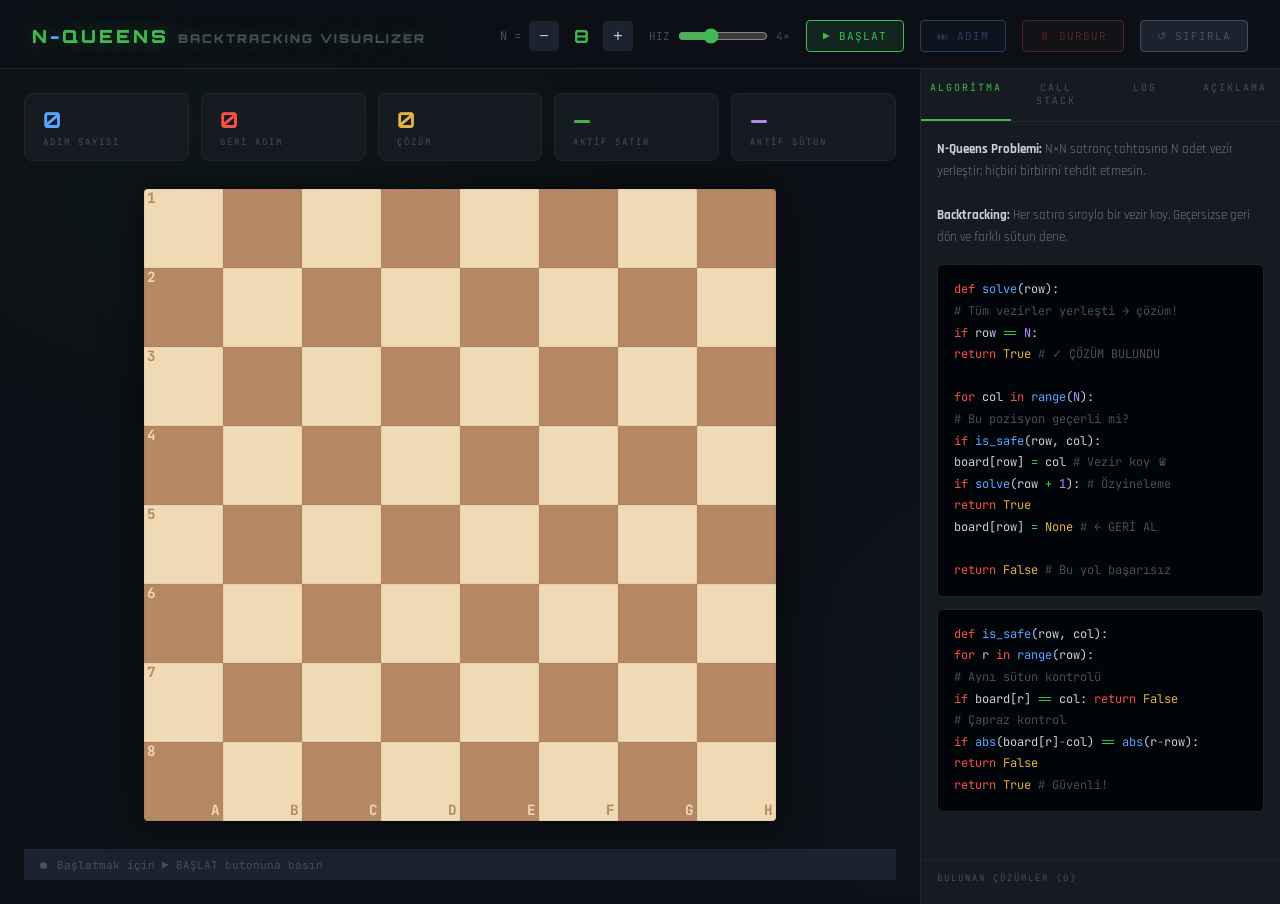
<file: n-queens.html>
<!DOCTYPE html>
<html lang="tr">
<head>
<meta charset="UTF-8">
<meta name="viewport" content="width=device-width,initial-scale=1">
<title>N-Queens — Backtracking Visualizer</title>
<link href="https://fonts.googleapis.com/css2?family=JetBrains+Mono:wght@300;400;600;700&family=Orbitron:wght@400;700;900&family=Rajdhani:wght@400;600;700&display=swap" rel="stylesheet">
<style>
:root{
  --bg:#0d1117; --card:#161b22; --card2:#1c2330; --border:#21262d;
  --green:#3fb950; --green2:#238636;
  --red:#f85149; --yellow:#e3b341; --blue:#58a6ff;
  --purple:#bc8cff; --cyan:#39d353;
  --text:#c9d1d9; --muted:#484f58; --white:#f0f6fc;
  --mono:'JetBrains Mono',monospace;
}
*{margin:0;padding:0;box-sizing:border-box;}
body{
  background:var(--bg);color:var(--text);
  font-family:'Rajdhani',sans-serif;
  min-height:100vh;overflow-x:hidden;
}
body::before{
  content:'';position:fixed;inset:0;
  background:radial-gradient(ellipse 60% 50% at 20% 20%,rgba(63,185,80,.04) 0%,transparent 60%),
             radial-gradient(ellipse 40% 60% at 80% 80%,rgba(88,166,255,.04) 0%,transparent 60%);
  pointer-events:none;z-index:0;
}

/* ── HEADER ── */
header{
  padding:20px 32px 16px;border-bottom:1px solid var(--border);
  display:flex;align-items:center;justify-content:space-between;
  position:relative;z-index:1;
  background:rgba(13,17,23,.9);backdrop-filter:blur(12px);
}
.logo{
  font-family:'Orbitron',monospace;font-size:18px;font-weight:900;
  letter-spacing:3px;color:var(--green);
  text-shadow:0 0 20px rgba(63,185,80,.4);
}
.logo span{color:var(--blue);}
.hdr-right{display:flex;align-items:center;gap:12px;}

/* N selector */
.n-row{display:flex;align-items:center;gap:8px;font-family:var(--mono);font-size:12px;color:var(--muted);}
.n-btn{
  width:30px;height:30px;border-radius:4px;
  background:var(--card2);border:1px solid var(--border);
  color:var(--text);cursor:pointer;font-size:16px;
  display:flex;align-items:center;justify-content:center;
  transition:all .15s;
}
.n-btn:hover{border-color:var(--green);color:var(--green);}
.n-val{
  font-family:'Orbitron',monospace;font-size:18px;font-weight:700;
  color:var(--green);width:28px;text-align:center;
}

/* Speed */
.spd-row{display:flex;align-items:center;gap:8px;font-family:var(--mono);font-size:11px;color:var(--muted);}
input[type=range]{accent-color:var(--green);width:90px;}

/* Buttons */
button.ctrl{
  font-family:var(--mono);font-size:11px;letter-spacing:1px;
  padding:8px 16px;border-radius:4px;cursor:pointer;transition:all .15s;border:1px solid;
}
.btn-start{background:rgba(63,185,80,.12);border-color:rgba(63,185,80,.5);color:var(--green);}
.btn-start:hover{background:rgba(63,185,80,.22);box-shadow:0 0 16px rgba(63,185,80,.2);}
.btn-stop{background:rgba(248,81,73,.1);border-color:rgba(248,81,73,.4);color:var(--red);}
.btn-stop:hover{background:rgba(248,81,73,.2);}
.btn-step{background:rgba(88,166,255,.1);border-color:rgba(88,166,255,.4);color:var(--blue);}
.btn-step:hover{background:rgba(88,166,255,.2);}
.btn-reset{background:var(--card2);border-color:var(--border);color:var(--muted);}
.btn-reset:hover{border-color:var(--muted);color:var(--text);}
button.ctrl:disabled{opacity:.3;cursor:not-allowed;}

/* ── MAIN LAYOUT ── */
.main{
  display:grid;grid-template-columns:1fr 360px;
  gap:0;height:calc(100vh - 65px);
  position:relative;z-index:1;
}

/* ── LEFT: BOARD + STATS ── */
.left{
  display:flex;flex-direction:column;
  padding:24px;gap:16px;overflow:auto;
}

.stats-row{
  display:flex;gap:12px;flex-wrap:wrap;
}
.stat-box{
  background:var(--card);border:1px solid var(--border);border-radius:8px;
  padding:12px 18px;display:flex;flex-direction:column;gap:3px;flex:1;min-width:110px;
}
.stat-val{font-family:'Orbitron',monospace;font-size:22px;font-weight:700;}
.stat-lbl{font-family:var(--mono);font-size:9px;letter-spacing:2px;color:var(--muted);}

.board-wrap{
  flex:1;display:flex;align-items:center;justify-content:center;
  position:relative;
}
#board{border-radius:4px;overflow:hidden;box-shadow:0 0 40px rgba(0,0,0,.6);}

/* ── RIGHT PANEL ── */
.right{
  border-left:1px solid var(--border);
  display:flex;flex-direction:column;overflow:hidden;
  background:var(--card);
}

/* Tab bar */
.tabs{display:flex;border-bottom:1px solid var(--border);}
.tab{
  flex:1;padding:12px 8px;text-align:center;
  font-family:var(--mono);font-size:10px;letter-spacing:2px;
  color:var(--muted);cursor:pointer;border-bottom:2px solid transparent;
  transition:all .15s;
}
.tab.active{color:var(--green);border-bottom-color:var(--green);}
.tab:hover:not(.active){color:var(--text);}

.tab-content{flex:1;overflow-y:auto;padding:16px;}
.tab-content::-webkit-scrollbar{width:4px;}
.tab-content::-webkit-scrollbar-thumb{background:var(--border);border-radius:2px;}
.tab-pane{display:none;}
.tab-pane.active{display:block;}

/* ── ALGORITHM PANEL ── */
.algo-info{
  font-size:13px;line-height:1.7;color:#6e7681;margin-bottom:16px;
}
.algo-info strong{color:var(--text);}

/* Code block */
.code-block{
  background:#010409;border:1px solid var(--border);border-radius:6px;
  padding:14px 16px;font-family:var(--mono);font-size:12px;
  line-height:1.8;overflow-x:auto;position:relative;margin-bottom:12px;
}
.code-block .kw{color:var(--red);}
.code-block .fn{color:var(--blue);}
.code-block .cm{color:var(--muted);}
.code-block .st{color:var(--yellow);}
.code-block .nm{color:var(--purple);}
.code-block .op{color:var(--cyan);}

/* Highlight current line */
.code-line{padding:0 8px;margin:0 -8px;border-radius:3px;transition:background .2s;}
.code-line.hl{background:rgba(63,185,80,.12);border-left:2px solid var(--green);}
.code-line.hl-red{background:rgba(248,81,73,.1);border-left:2px solid var(--red);}

/* ── CALL STACK ── */
.stack-item{
  background:var(--card2);border:1px solid var(--border);border-radius:4px;
  padding:8px 12px;margin-bottom:6px;font-family:var(--mono);font-size:11px;
  display:flex;align-items:center;gap:10px;transition:all .3s;
}
.stack-item.current{border-color:var(--green);background:rgba(63,185,80,.08);}
.stack-badge{
  width:22px;height:22px;border-radius:3px;
  display:flex;align-items:center;justify-content:center;
  font-size:10px;font-weight:700;flex-shrink:0;
}

/* ── LOG ── */
.log-entry{
  padding:5px 0;border-bottom:1px solid rgba(33,38,45,.6);
  font-family:var(--mono);font-size:10px;display:flex;gap:8px;
  line-height:1.5;
}
.log-t{color:var(--muted);flex-shrink:0;}
.log-place{color:var(--green);}
.log-back{color:var(--red);}
.log-done{color:var(--yellow);}
.log-try{color:var(--blue);}

/* ── EXPLAIN PANEL ── */
.explain-step{
  background:var(--card2);border:1px solid var(--border);
  border-radius:6px;padding:12px 14px;margin-bottom:10px;
}
.explain-step h4{
  font-family:'Orbitron',monospace;font-size:10px;letter-spacing:2px;
  color:var(--muted);margin-bottom:6px;
}
.explain-step p{font-size:13px;line-height:1.6;color:#6e7681;}
.explain-step p strong{color:var(--text);}
.explain-badge{
  display:inline-flex;align-items:center;gap:5px;
  padding:3px 8px;border-radius:3px;font-family:var(--mono);font-size:10px;
  margin-top:6px;font-weight:600;
}

/* ── SOLUTIONS GALLERY ── */
.solutions-grid{display:grid;grid-template-columns:repeat(3,1fr);gap:8px;margin-top:8px;}
.sol-mini{
  aspect-ratio:1;border-radius:4px;overflow:hidden;
  cursor:pointer;transition:transform .15s;
  border:1px solid var(--border);
}
.sol-mini:hover{transform:scale(1.05);border-color:var(--green);}
.sol-mini canvas{display:block;width:100%;height:100%;}

/* ── STATUS BAR ── */
.status-bar{
  padding:8px 16px;background:var(--card2);border-top:1px solid var(--border);
  font-family:var(--mono);font-size:11px;color:var(--muted);
  display:flex;align-items:center;gap:10px;
}
.status-dot{width:7px;height:7px;border-radius:50%;background:var(--muted);}
.status-dot.running{background:var(--green);animation:pulse .8s infinite;}
.status-dot.backtrack{background:var(--red);animation:pulse .8s infinite;}
.status-dot.done{background:var(--yellow);}
@keyframes pulse{0%,100%{opacity:1;}50%{opacity:.3;}}

/* ── ATTACK OVERLAY ── */
.attack-line{position:absolute;pointer-events:none;z-index:10;opacity:.4;}

/* queen emoji size */
.queen-emoji{font-size:calc(var(--qs,32px));line-height:1;}
</style>
</head>
<body>

<!-- HEADER -->
<header>
  <div>
    <div class="logo">N<span>-</span>QUEENS <span style="color:var(--muted);font-size:12px;letter-spacing:2px;">BACKTRACKING VISUALIZER</span></div>
  </div>
  <div class="hdr-right" style="gap:16px;flex-wrap:wrap;">
    <div class="n-row">
      N =
      <button class="n-btn" onclick="changeN(-1)">−</button>
      <div class="n-val" id="nVal">8</div>
      <button class="n-btn" onclick="changeN(1)">+</button>
    </div>
    <div class="spd-row">
      HIZ
      <input type="range" id="speedSlider" min="1" max="10" value="4">
      <span id="speedLabel">4×</span>
    </div>
    <button class="ctrl btn-start" id="btnStart" onclick="startAnim()">▶ BAŞLAT</button>
    <button class="ctrl btn-step"  id="btnStep"  onclick="stepOnce()" disabled>⏭ ADIM</button>
    <button class="ctrl btn-stop"  id="btnStop"  onclick="stopAnim()" disabled>⏸ DURDUR</button>
    <button class="ctrl btn-reset" id="btnReset" onclick="resetAll()">↺ SIFIRLA</button>
  </div>
</header>

<div class="main">
  <!-- LEFT -->
  <div class="left">
    <!-- Stats -->
    <div class="stats-row">
      <div class="stat-box">
        <div class="stat-val" id="statSteps" style="color:var(--blue)">0</div>
        <div class="stat-lbl">ADIM SAYISI</div>
      </div>
      <div class="stat-box">
        <div class="stat-val" id="statBack" style="color:var(--red)">0</div>
        <div class="stat-lbl">GERİ ADIM</div>
      </div>
      <div class="stat-box">
        <div class="stat-val" id="statSols" style="color:var(--yellow)">0</div>
        <div class="stat-lbl">ÇÖZÜM</div>
      </div>
      <div class="stat-box">
        <div class="stat-val" id="statRow" style="color:var(--green)">—</div>
        <div class="stat-lbl">AKTİF SATIR</div>
      </div>
      <div class="stat-box">
        <div class="stat-val" id="statCol" style="color:var(--purple)">—</div>
        <div class="stat-lbl">AKTİF SÜTUN</div>
      </div>
    </div>

    <!-- Board -->
    <div class="board-wrap">
      <canvas id="board"></canvas>
    </div>

    <!-- Status bar -->
    <div class="status-bar">
      <div class="status-dot" id="statDot"></div>
      <span id="statMsg">Başlatmak için ▶ BAŞLAT butonuna basın</span>
    </div>
  </div>

  <!-- RIGHT -->
  <div class="right">
    <div class="tabs">
      <div class="tab active" onclick="showTab('algo')">ALGORİTMA</div>
      <div class="tab" onclick="showTab('stack')">CALL STACK</div>
      <div class="tab" onclick="showTab('log')">LOG</div>
      <div class="tab" onclick="showTab('explain')">AÇIKLAMA</div>
    </div>
    <div class="tab-content">

      <!-- ALGO -->
      <div class="tab-pane active" id="tab-algo">
        <div class="algo-info">
          <strong>N-Queens Problemi:</strong> N×N satranç tahtasına N adet vezir yerleştir; hiçbiri birbirini tehdit etmesin.<br><br>
          <strong>Backtracking:</strong> Her satıra sırayla bir vezir koy. Geçersizse geri dön ve farklı sütun dene.
        </div>

        <div class="code-block" id="codeBlock">
<div class="code-line" id="cl0"><span class="kw">def</span> <span class="fn">solve</span>(row):</div>
<div class="code-line" id="cl1">  <span class="cm"># Tüm vezirler yerleşti → çözüm!</span></div>
<div class="code-line" id="cl2">  <span class="kw">if</span> row <span class="op">==</span> <span class="nm">N</span>:</div>
<div class="code-line" id="cl3">    <span class="kw">return</span> <span class="st">True</span>  <span class="cm"># ✓ ÇÖZÜM BULUNDU</span></div>
<div class="code-line" id="cl4">&nbsp;</div>
<div class="code-line" id="cl5">  <span class="kw">for</span> col <span class="kw">in</span> <span class="fn">range</span>(<span class="nm">N</span>):</div>
<div class="code-line" id="cl6">    <span class="cm"># Bu pozisyon geçerli mi?</span></div>
<div class="code-line" id="cl7">    <span class="kw">if</span> <span class="fn">is_safe</span>(row, col):</div>
<div class="code-line" id="cl8">      board[row] <span class="op">=</span> col    <span class="cm"># Vezir koy ♛</span></div>
<div class="code-line" id="cl9">      <span class="kw">if</span> <span class="fn">solve</span>(row <span class="op">+</span> <span class="nm">1</span>):  <span class="cm"># Özyineleme</span></div>
<div class="code-line" id="cl10">        <span class="kw">return</span> <span class="st">True</span></div>
<div class="code-line" id="cl11">      board[row] <span class="op">=</span> <span class="st">None</span>  <span class="cm"># ← GERİ AL</span></div>
<div class="code-line" id="cl12">&nbsp;</div>
<div class="code-line" id="cl13">  <span class="kw">return</span> <span class="st">False</span>  <span class="cm"># Bu yol başarısız</span></div>
        </div>

        <div class="code-block" style="margin-top:4px;">
<div class="code-line" id="cs0"><span class="kw">def</span> <span class="fn">is_safe</span>(row, col):</div>
<div class="code-line" id="cs1">  <span class="kw">for</span> r <span class="kw">in</span> <span class="fn">range</span>(row):</div>
<div class="code-line" id="cs2">    <span class="cm"># Aynı sütun kontrolü</span></div>
<div class="code-line" id="cs3">    <span class="kw">if</span> board[r] <span class="op">==</span> col: <span class="kw">return</span> <span class="st">False</span></div>
<div class="code-line" id="cs4">    <span class="cm"># Çapraz kontrol</span></div>
<div class="code-line" id="cs5">    <span class="kw">if</span> <span class="fn">abs</span>(board[r]<span class="op">-</span>col) <span class="op">==</span> <span class="fn">abs</span>(r<span class="op">-</span>row):</div>
<div class="code-line" id="cs6">      <span class="kw">return</span> <span class="st">False</span></div>
<div class="code-line" id="cs7">  <span class="kw">return</span> <span class="st">True</span>  <span class="cm"># Güvenli!</span></div>
        </div>
      </div>

      <!-- STACK -->
      <div class="tab-pane" id="tab-stack">
        <div style="font-family:var(--mono);font-size:9px;letter-spacing:2px;color:var(--muted);margin-bottom:10px;">RECURSION CALL STACK</div>
        <div id="stackList"></div>
      </div>

      <!-- LOG -->
      <div class="tab-pane" id="tab-log">
        <div style="font-family:var(--mono);font-size:9px;letter-spacing:2px;color:var(--muted);margin-bottom:10px;">İŞLEM GÜNLÜĞÜ</div>
        <div id="logList"></div>
      </div>

      <!-- EXPLAIN -->
      <div class="tab-pane" id="tab-explain">
        <div id="explainContent">
          <div class="explain-step">
            <h4>PROBLEM NEDİR?</h4>
            <p>N×N satranç tahtasına <strong>N vezir</strong> yerleştir. Hiçbir vezir diğerini tehdit etmesin. Vezir; yatay, dikey ve çapraz yönlerde saldırır.</p>
          </div>
          <div class="explain-step">
            <h4>BACKTRACKING NEDİR?</h4>
            <p><strong>Geri izleme</strong> algoritması, çözümü adım adım inşa eder. Bir adım çıkmaza girince geri döner ve farklı bir yol dener. Bu sayede tüm olasılıkları sistematik tarar.</p>
            <div class="explain-badge" style="background:rgba(63,185,80,.1);color:var(--green);border:1px solid rgba(63,185,80,.3);">✓ Yerleştir → İlerle</div>
            <div class="explain-badge" style="background:rgba(248,81,73,.1);color:var(--red);border:1px solid rgba(248,81,73,.3);margin-left:6px;">✗ Çıkmaz → Geri Al</div>
          </div>
          <div class="explain-step">
            <h4>ZAMAN KARMAŞIKLİĞİ</h4>
            <p>En kötü durum: <strong>O(N!)</strong>. Ancak kırpma (pruning) sayesinde çok daha hızlı çalışır.</p>
          </div>
          <div class="explain-step">
            <h4>ÇÖZÜM SAYILARI</h4>
            <p>N=4: <strong>2</strong> çözüm &nbsp;|&nbsp; N=8: <strong>92</strong> çözüm &nbsp;|&nbsp; N=10: <strong>724</strong> çözüm</p>
          </div>
        </div>
        <div id="currentExplain"></div>
      </div>

    </div>

    <!-- Solutions gallery -->
    <div style="border-top:1px solid var(--border);padding:12px 16px;">
      <div style="font-family:var(--mono);font-size:9px;letter-spacing:2px;color:var(--muted);margin-bottom:8px;">BULUNAN ÇÖZÜMLER (<span id="solCount">0</span>)</div>
      <div class="solutions-grid" id="solGrid"></div>
    </div>
  </div>
</div>

<script>
/* ════════════════════════════════════════════════
   STATE
════════════════════════════════════════════════ */
let N = 8;
let board = new Array(N).fill(null);
let steps = [];        // pre-computed animation steps
let stepIdx = 0;
let animTimer = null;
let running = false;
let solutions = [];
let logs = [];

let statSteps = 0, statBack = 0, statSols = 0;
let codeHL = -1;     // highlighted code line

/* ════════════════════════════════════════════════
   BOARD CANVAS
════════════════════════════════════════════════ */
const canvas = document.getElementById("board");
const ctx = canvas.getContext("2d");

function getBoardSize(){
  const wrap = document.querySelector(".board-wrap");
  const avail = Math.min(wrap.clientWidth - 20, wrap.clientHeight - 20);
  return Math.floor(avail / N) * N;
}

function resizeBoard(){
  const sz = getBoardSize();
  canvas.width = canvas.height = sz;
}

function drawBoard(highlightRow=-1, highlightCol=-1, tryCol=-1, conflictCells=[]){
  const sz = canvas.width;
  const cs = sz / N; // cell size

  // cells
  for(let r=0;r<N;r++){
    for(let c=0;c<N;c++){
      const x=c*cs, y=r*cs;
      const light=(r+c)%2===0;

      // base color
      let fillColor = light ? "#f0d9b5" : "#b58863";

      // highlight current row
      if(r===highlightRow){
        fillColor = light ? "#cde4a0" : "#9acd70";
      }
      // highlight try cell
      if(r===highlightRow && c===tryCol){
        fillColor = "#7ec850";
      }
      // conflict cells
      if(conflictCells.some(([cr,cc])=>cr===r&&cc===c)){
        fillColor = light ? "#f4a4a0" : "#e07070";
      }

      ctx.fillStyle = fillColor;
      ctx.fillRect(x,y,cs,cs);

      // row/col labels
      if(c===0){
        ctx.fillStyle = light ? "#b58863" : "#f0d9b5";
        ctx.font = `bold ${Math.max(9,cs*.18)}px JetBrains Mono`;
        ctx.textAlign="left"; ctx.textBaseline="top";
        ctx.fillText(r+1, x+3, y+3);
      }
      if(r===N-1){
        ctx.fillStyle = light ? "#b58863" : "#f0d9b5";
        ctx.font = `bold ${Math.max(9,cs*.18)}px JetBrains Mono`;
        ctx.textAlign="right"; ctx.textBaseline="bottom";
        ctx.fillText("ABCDEFGHIJKLMNOP"[c], x+cs-3, y+cs-3);
      }
    }
  }

  // attack lines from queens
  if(highlightRow>=0 && tryCol>=0){
    drawAttackLines(highlightRow, tryCol, cs);
  }

  // queens
  for(let r=0;r<N;r++){
    if(board[r]!=null){
      drawQueen(r, board[r], cs, r===highlightRow ? "current" : "placed");
    }
  }

  // grid lines
  ctx.strokeStyle="rgba(0,0,0,.15)";
  ctx.lineWidth=.5;
  for(let i=0;i<=N;i++){
    ctx.beginPath();ctx.moveTo(i*cs,0);ctx.lineTo(i*cs,sz);ctx.stroke();
    ctx.beginPath();ctx.moveTo(0,i*cs);ctx.lineTo(sz,i*cs);ctx.stroke();
  }
}

function drawQueen(r,c,cs,type){
  const x=c*cs+cs/2, y=r*cs+cs/2;
  const sz2=cs*.72;

  ctx.save();
  // shadow
  ctx.shadowColor="rgba(0,0,0,.5)";
  ctx.shadowBlur=6;

  // circle bg
  if(type==="current"){
    ctx.fillStyle="rgba(63,185,80,.85)";
  } else if(type==="conflict"){
    ctx.fillStyle="rgba(248,81,73,.85)";
  } else {
    ctx.fillStyle="rgba(30,30,30,.75)";
  }
  ctx.beginPath();ctx.arc(x,y,sz2/2,0,Math.PI*2);ctx.fill();
  ctx.shadowBlur=0;

  // queen emoji
  ctx.font=`${sz2*.7}px serif`;
  ctx.textAlign="center";ctx.textBaseline="middle";
  ctx.fillStyle="#fff";
  ctx.fillText("♛",x,y+sz2*.06);

  ctx.restore();
}

function drawAttackLines(fromRow, fromCol, cs){
  const x1=(fromCol+.5)*cs, y1=(fromRow+.5)*cs;

  ctx.save();
  ctx.globalAlpha=.25;
  ctx.strokeStyle="#ff4444";
  ctx.lineWidth=2;
  ctx.setLineDash([4,4]);

  // horizontal
  ctx.beginPath();ctx.moveTo(0,y1);ctx.lineTo(canvas.width,y1);ctx.stroke();
  // vertical
  ctx.beginPath();ctx.moveTo(x1,0);ctx.lineTo(x1,canvas.height);ctx.stroke();
  // diagonals
  const len=canvas.width;
  ctx.beginPath();ctx.moveTo(x1-len,y1-len);ctx.lineTo(x1+len,y1+len);ctx.stroke();
  ctx.beginPath();ctx.moveTo(x1+len,y1-len);ctx.lineTo(x1-len,y1+len);ctx.stroke();

  ctx.restore();
}

/* ════════════════════════════════════════════════
   STEP PRE-COMPUTATION
════════════════════════════════════════════════ */
function computeSteps(){
  steps=[];
  const b=new Array(N).fill(null);

  function isSafe(row,col){
    for(let r=0;r<row;r++){
      if(b[r]===col) return false;
      if(Math.abs(b[r]-col)===Math.abs(r-row)) return false;
    }
    return true;
  }

  function findConflicts(row,col){
    const cells=[];
    for(let r=0;r<row;r++){
      if(b[r]===col||Math.abs(b[r]-col)===Math.abs(r-row)){
        cells.push([r,b[r]]);
      }
    }
    return cells;
  }

  function solve(row){
    steps.push({type:"enter",row,board:[...b],codeLine:2});
    if(row===N){
      steps.push({type:"solution",board:[...b],codeLine:3});
      return;
    }
    for(let col=0;col<N;col++){
      steps.push({type:"try",row,col,board:[...b],codeLine:5});
      const safe=isSafe(row,col);
      if(safe){
        b[row]=col;
        steps.push({type:"place",row,col,board:[...b],codeLine:8});
        solve(row+1);
        b[row]=null;
        steps.push({type:"remove",row,col,board:[...b],codeLine:11});
      } else {
        const conflicts=findConflicts(row,col);
        steps.push({type:"conflict",row,col,board:[...b],conflicts,codeLine:7});
      }
    }
    steps.push({type:"backtrack",row,board:[...b],codeLine:13});
  }

  solve(0);
}

/* ════════════════════════════════════════════════
   APPLY STEP
════════════════════════════════════════════════ */
function applyStep(s){
  board=[...s.board];
  statSteps++;
  document.getElementById("statSteps").textContent=statSteps;

  let dotClass="running", msg="";
  let hlRow=-1,hlCol=-1,tryCol=-1;
  let conflicts=[];

  if(s.type==="enter"){
    hlRow=s.row; msg=`Satır ${s.row+1} işleniyor...`;
    highlightCode(s.codeLine,"normal");
    pushStack(s.row);
    updateExplain("enter",s);
  }
  else if(s.type==="try"){
    hlRow=s.row; tryCol=s.col;
    msg=`Satır ${s.row+1}, Sütun ${s.col+1} (${"ABCDEFGHIJKLMNOP"[s.col]}) deneniyor`;
    highlightCode(s.codeLine,"normal");
    updateStats(s.row,s.col);
    updateExplain("try",s);
  }
  else if(s.type==="conflict"){
    statBack++;
    document.getElementById("statBack").textContent=statBack;
    hlRow=s.row; tryCol=s.col; conflicts=s.conflicts||[];
    msg=`⚠ Çakışma! Satır ${s.row+1}, Sütun ${s.col+1} güvenli değil`;
    highlightCode(s.codeLine,"red");
    dotClass="backtrack";
    addLog("conflict",s);
    updateExplain("conflict",s);
  }
  else if(s.type==="place"){
    hlRow=s.row;
    msg=`✓ Vezir yerleştirildi → Satır ${s.row+1}, Sütun ${s.col+1}`;
    highlightCode(s.codeLine,"normal");
    addLog("place",s);
    updateExplain("place",s);
  }
  else if(s.type==="remove"){
    hlRow=s.row;
    msg=`↩ Geri alındı → Satır ${s.row+1}, Sütun ${s.col+1}`;
    highlightCode(s.codeLine,"red");
    dotClass="backtrack";
    popStack();
    updateExplain("remove",s);
  }
  else if(s.type==="backtrack"){
    msg=`↩ Satır ${s.row+1} tüm sütunlar denendi, geri dönülüyor`;
    highlightCode(s.codeLine,"red");
    dotClass="backtrack";
    popStack();
    updateExplain("backtrack",s);
  }
  else if(s.type==="solution"){
    statSols++;
    document.getElementById("statSols").textContent=statSols;
    msg=`🎉 Çözüm ${statSols} bulundu!`;
    highlightCode(s.codeLine,"normal");
    dotClass="done";
    solutions.push([...s.board]);
    addSolutionMini([...s.board]);
    addLog("solution",s);
    updateExplain("solution",s);
  }

  document.getElementById("statDot").className="status-dot "+dotClass;
  document.getElementById("statMsg").textContent=msg;
  drawBoard(hlRow,hlRow>=0&&tryCol>=0?hlRow:-1,tryCol,conflicts);
}

/* ════════════════════════════════════════════════
   CODE HIGHLIGHT
════════════════════════════════════════════════ */
function highlightCode(line,type){
  for(let i=0;i<=13;i++){
    const el=document.getElementById("cl"+i);
    if(el) el.className="code-line";
  }
  const el=document.getElementById("cl"+line);
  if(el) el.className="code-line "+(type==="red"?"hl-red":"hl");
}

/* ════════════════════════════════════════════════
   CALL STACK
════════════════════════════════════════════════ */
let stack=[];
function pushStack(row){
  stack.push(row);
  renderStack();
}
function popStack(){
  stack.pop();
  renderStack();
}
function renderStack(){
  const el=document.getElementById("stackList");
  if(!el) return;
  const colors=["var(--green)","var(--blue)","var(--purple)","var(--yellow)","var(--red)","var(--cyan)"];
  el.innerHTML=stack.slice().reverse().map((r,i)=>`
    <div class="stack-item ${i===0?'current':''}">
      <div class="stack-badge" style="background:${colors[r%colors.length]}22;color:${colors[r%colors.length]};border:1px solid ${colors[r%colors.length]}44;">${r+1}</div>
      <div style="font-size:11px;">
        <span style="color:var(--blue)">solve</span>(<span style="color:var(--yellow)">row=${r}</span>)
        ${i===0?'<span style="color:var(--green);margin-left:6px;">← AKTIF</span>':''}
      </div>
    </div>
  `).join("");
}

/* ════════════════════════════════════════════════
   LOG
════════════════════════════════════════════════ */
function addLog(type,s){
  const el=document.getElementById("logList");
  if(!el) return;
  const time=String(statSteps).padStart(4,"0");
  let cls="log-try",msg="";
  if(type==="place"){cls="log-place";msg=`♛ Yerleştirildi → [${s.row+1},${"ABCDEFGHIJKLMNOP"[s.col]}]`;}
  else if(type==="solution"){cls="log-done";msg=`✓ ÇÖZÜM ${statSols} bulundu!`;}
  else if(type==="conflict"){cls="log-back";msg=`✗ Çakışma [${s.row+1},${"ABCDEFGHIJKLMNOP"[s.col]}]`;}

  const div=document.createElement("div");
  div.className="log-entry";
  div.innerHTML=`<span class="log-t">#${time}</span><span class="${cls}">${msg}</span>`;
  el.insertBefore(div,el.firstChild);
  if(el.children.length>60) el.removeChild(el.lastChild);
}

/* ════════════════════════════════════════════════
   EXPLAIN
════════════════════════════════════════════════ */
function updateExplain(type,s){
  const el=document.getElementById("currentExplain");
  if(!el) return;
  const msgs={
    enter:`<b>Satır ${s.row+1}</b> için sütunlar sırayla deneniyor. ${s.row} vezir zaten yerleştirilmiş.`,
    try:`<b>Sütun ${s.col+1} (${" ABCDEFGHIJKLMNOP"[s.col]})</b> deneniyor. Bu pozisyon güvenli mi?`,
    conflict:`<b>Çakışma!</b> Bu pozisyon zaten yerleştirilmiş bir vezirle çakışıyor. Bir sonraki sütuna geç.`,
    place:`<b>Güvenli!</b> Satır ${s.row+1}, Sütun ${s.col+1} pozisyonuna vezir yerleştirildi. Özyinelemeli çağrı yapılıyor.`,
    remove:`<b>Geri alındı.</b> Bu sütundan ilerleme olmadı. Vezir kaldırılıyor, sonraki sütun denenecek.`,
    backtrack:`<b>Çıkmaz!</b> Satır ${s.row+1} için hiçbir sütun çalışmadı. Bir üst satıra dönülüyor.`,
    solution:`<b>🎉 Çözüm ${statSols} bulundu!</b> Tüm ${N} vezir başarıyla yerleştirildi.`,
  };
  el.innerHTML=`<div class="explain-step" style="border-color:rgba(63,185,80,.3);background:rgba(63,185,80,.04);">
    <h4>ŞU AN NE OLUYOR?</h4>
    <p>${msgs[type]||""}</p>
  </div>`;
}

/* ════════════════════════════════════════════════
   SOLUTIONS MINI GALLERY
════════════════════════════════════════════════ */
function addSolutionMini(sol){
  const wrap=document.getElementById("solGrid");
  document.getElementById("solCount").textContent=solutions.length;
  const div=document.createElement("div");
  div.className="sol-mini";
  div.title=`Çözüm ${solutions.length} - görüntülemek için tıkla`;
  const mc=document.createElement("canvas");
  mc.width=mc.height=N*8;
  div.appendChild(mc);
  const mctx=mc.getContext("2d");
  const cs=mc.width/N;
  for(let r=0;r<N;r++){
    for(let c=0;c<N;c++){
      mctx.fillStyle=(r+c)%2===0?"#f0d9b5":"#b58863";
      mctx.fillRect(c*cs,r*cs,cs,cs);
    }
    if(sol[r]!=null){
      mctx.fillStyle="#2ea043";
      mctx.fillRect(sol[r]*cs+1,r*cs+1,cs-2,cs-2);
      mctx.fillStyle="#fff";
      mctx.font=`${cs*.8}px serif`;
      mctx.textAlign="center";mctx.textBaseline="middle";
      mctx.fillText("♛",(sol[r]+.5)*cs,(r+.5)*cs+cs*.05);
    }
  }
  // Click to preview on board
  div.onclick=()=>{
    board=[...sol];
    drawBoard();
    document.getElementById("statMsg").textContent=`Çözüm ${solutions.indexOf(sol)+1} gösteriliyor`;
  };
  wrap.appendChild(div);
}

/* ════════════════════════════════════════════════
   CONTROLS
════════════════════════════════════════════════ */
function getDelay(){
  const v=parseInt(document.getElementById("speedSlider").value);
  // v=1 → 800ms, v=10 → 10ms
  return Math.round(800 / (v*v*.15+.85));
}

function startAnim(){
  if(running) return;
  if(stepIdx===0){
    computeSteps();
    statSteps=0;statBack=0;statSols=0;
    solutions=[];logs=[];stack=[];
    document.getElementById("statSteps").textContent=0;
    document.getElementById("statBack").textContent=0;
    document.getElementById("statSols").textContent=0;
    document.getElementById("stackList").innerHTML="";
    document.getElementById("logList").innerHTML="";
    document.getElementById("solGrid").innerHTML="";
    document.getElementById("solCount").textContent=0;
  }
  running=true;
  document.getElementById("btnStart").disabled=true;
  document.getElementById("btnStop").disabled=false;
  document.getElementById("btnStep").disabled=false;
  tick();
}

function tick(){
  if(!running) return;
  if(stepIdx>=steps.length){
    onDone(); return;
  }
  applyStep(steps[stepIdx++]);
  animTimer=setTimeout(tick, getDelay());
}

function stopAnim(){
  running=false;
  clearTimeout(animTimer);
  document.getElementById("btnStart").disabled=false;
  document.getElementById("btnStop").disabled=true;
  document.getElementById("statDot").className="status-dot";
  document.getElementById("statMsg").textContent="Duraklatıldı — devam için ▶ BAŞLAT";
}

function stepOnce(){
  if(steps.length===0){computeSteps();}
  if(stepIdx>=steps.length){onDone();return;}
  applyStep(steps[stepIdx++]);
}

function onDone(){
  running=false;
  clearTimeout(animTimer);
  document.getElementById("btnStart").disabled=true;
  document.getElementById("btnStop").disabled=true;
  document.getElementById("statDot").className="status-dot done";
  document.getElementById("statMsg").textContent=`✓ Tamamlandı! ${statSols} çözüm bulundu, ${statSteps} adım atıldı.`;
}

function resetAll(){
  running=false;
  clearTimeout(animTimer);
  stepIdx=0; steps=[];
  board=new Array(N).fill(null);
  statSteps=0;statBack=0;statSols=0;solutions=[];stack=[];
  document.getElementById("statSteps").textContent=0;
  document.getElementById("statBack").textContent=0;
  document.getElementById("statSols").textContent=0;
  document.getElementById("statRow").textContent="—";
  document.getElementById("statCol").textContent="—";
  document.getElementById("stackList").innerHTML="";
  document.getElementById("logList").innerHTML="";
  document.getElementById("solGrid").innerHTML="";
  document.getElementById("solCount").textContent=0;
  document.getElementById("btnStart").disabled=false;
  document.getElementById("btnStop").disabled=true;
  document.getElementById("btnStep").disabled=true;
  document.getElementById("statDot").className="status-dot";
  document.getElementById("statMsg").textContent="Başlatmak için ▶ BAŞLAT butonuna basın";
  document.getElementById("currentExplain").innerHTML="";
  for(let i=0;i<=13;i++){const e=document.getElementById("cl"+i);if(e)e.className="code-line";}
  drawBoard();
}

function updateStats(row,col){
  document.getElementById("statRow").textContent=row+1;
  document.getElementById("statCol").textContent="ABCDEFGHIJKLMNOP"[col]+" ("+(col+1)+")";
}

function changeN(d){
  const newN=Math.max(4,Math.min(12,N+d));
  if(newN===N) return;
  N=newN;
  document.getElementById("nVal").textContent=N;
  resetAll();
  resizeBoard();
  drawBoard();
}

function showTab(name){
  document.querySelectorAll(".tab-pane").forEach(p=>p.classList.remove("active"));
  document.querySelectorAll(".tab").forEach(t=>t.classList.remove("active"));
  document.getElementById("tab-"+name).classList.add("active");
  event.currentTarget.classList.add("active");
}

document.getElementById("speedSlider").addEventListener("input",function(){
  document.getElementById("speedLabel").textContent=this.value+"×";
});

/* ── INIT ── */
window.addEventListener("resize",()=>{resizeBoard();drawBoard();});
resizeBoard();
drawBoard();
</script>
</body>
</html>
</file>
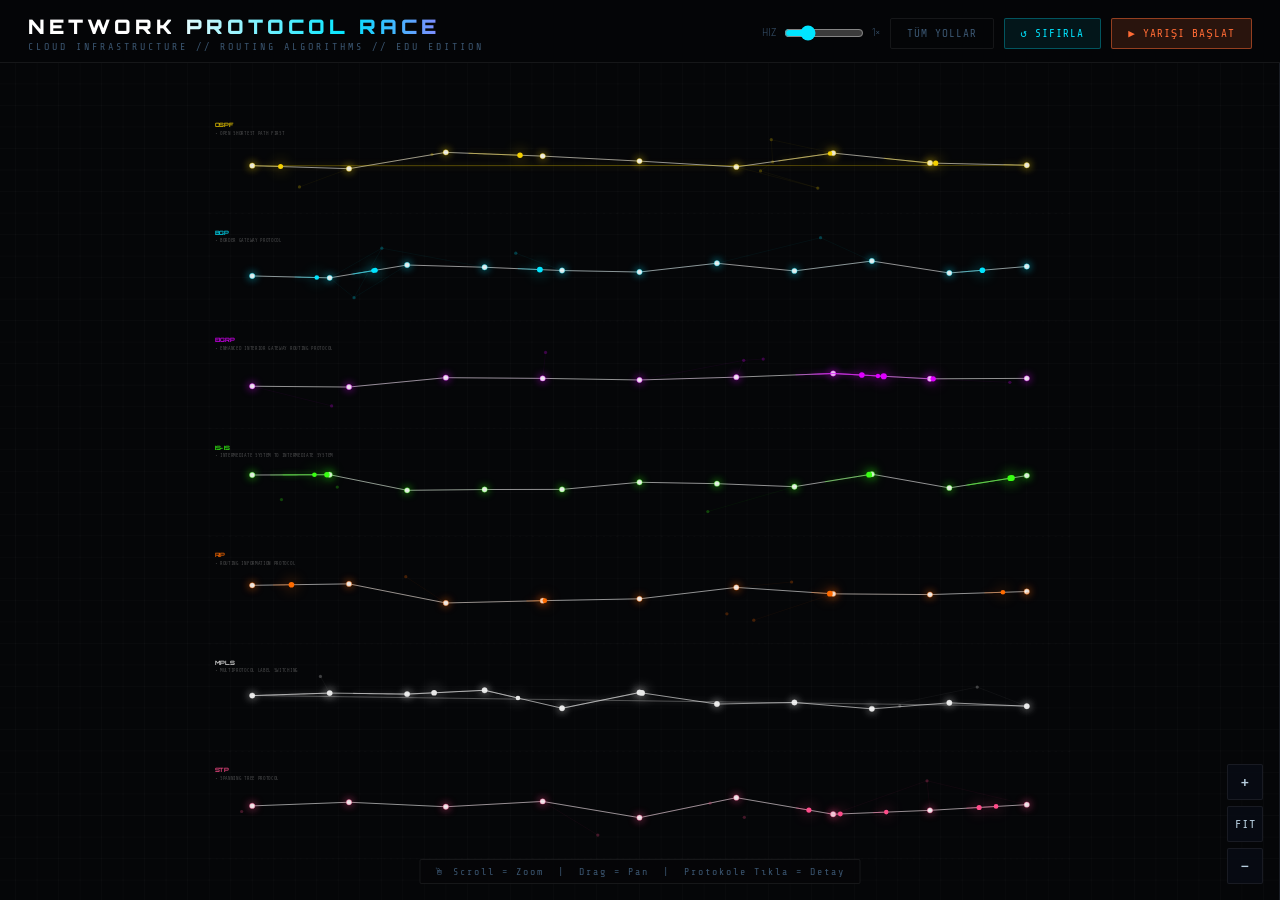
<file: network-protocol-race.html>
<!DOCTYPE html>
<html lang="tr">
<head>
<meta charset="UTF-8">
<meta name="viewport" content="width=device-width, initial-scale=1.0">
<title>Network Protocol Race</title>
<link href="https://fonts.googleapis.com/css2?family=Share+Tech+Mono&family=Orbitron:wght@400;700;900&family=Rajdhani:wght@300;400;600;700&display=swap" rel="stylesheet">
<style>
*{margin:0;padding:0;box-sizing:border-box;}
:root{
  --bg:#050608;
  --panel-bg:rgba(8,12,20,0.95);
  --border:rgba(255,255,255,0.07);
  --text:#b8cfe0;
  --muted:#3a5570;
}
body{
  background:var(--bg);
  color:var(--text);
  font-family:'Rajdhani',sans-serif;
  height:100vh;
  overflow:hidden;
  display:flex;
  flex-direction:column;
}

/* ── HEADER ── */
header{
  padding:14px 28px 10px;
  border-bottom:1px solid var(--border);
  display:flex;align-items:center;justify-content:space-between;
  flex-shrink:0;
  background:rgba(5,6,8,0.98);
  z-index:100;
  position:relative;
}
.logo{
  display:flex;flex-direction:column;gap:2px;
}
.logo h1{
  font-family:'Orbitron',monospace;
  font-size:20px;font-weight:900;
  letter-spacing:4px;
  background:linear-gradient(90deg,#fff 30%,#00e5ff 70%,#bf5fff 100%);
  -webkit-background-clip:text;-webkit-text-fill-color:transparent;
}
.logo .sub{
  font-family:'Share Tech Mono',monospace;
  font-size:10px;letter-spacing:3px;color:var(--muted);
}
.header-controls{display:flex;gap:10px;align-items:center;}
button{
  font-family:'Share Tech Mono',monospace;
  font-size:11px;letter-spacing:1px;
  padding:8px 16px;border:1px solid;cursor:pointer;
  border-radius:2px;transition:all 0.2s;
}
.btn-race{
  background:rgba(255,107,53,0.15);border-color:rgba(255,107,53,0.5);color:#ff6b35;
}
.btn-race:hover{background:rgba(255,107,53,0.3);box-shadow:0 0 20px rgba(255,107,53,0.3);}
.btn-reset{
  background:rgba(0,229,255,0.08);border-color:rgba(0,229,255,0.3);color:#00e5ff;
}
.btn-reset:hover{background:rgba(0,229,255,0.15);}
.btn-ghost{background:transparent;border-color:var(--border);color:var(--muted);}
.btn-ghost:hover{border-color:#3a5570;color:var(--text);}

.speed-row{display:flex;align-items:center;gap:8px;font-size:11px;color:var(--muted);}
input[type=range]{accent-color:#00e5ff;width:80px;}

/* ── MAIN LAYOUT ── */
.workspace{
  flex:1;display:flex;overflow:hidden;
}

/* ── CANVAS AREA ── */
.canvas-wrap{
  flex:1;position:relative;overflow:hidden;
  cursor:grab;
}
.canvas-wrap:active{cursor:grabbing;}
canvas{display:block;}

/* ── ZOOM HINT ── */
.zoom-hint{
  position:absolute;bottom:16px;left:50%;transform:translateX(-50%);
  font-family:'Share Tech Mono',monospace;font-size:10px;letter-spacing:2px;
  color:var(--muted);
  background:rgba(5,6,8,0.8);
  padding:6px 14px;border:1px solid var(--border);border-radius:2px;
  pointer-events:none;
  opacity:1;transition:opacity 1s;
}
.zoom-controls{
  position:absolute;bottom:16px;right:16px;
  display:flex;flex-direction:column;gap:6px;
}
.zoom-controls button{
  width:36px;height:36px;padding:0;
  display:flex;align-items:center;justify-content:center;
  font-size:18px;
  background:rgba(8,12,20,0.9);border-color:var(--border);color:var(--text);
}
.zoom-controls button:hover{border-color:#3a5570;background:rgba(20,30,45,0.9);}

/* ── INFO PANEL ── */
.info-panel{
  width:0;overflow:hidden;
  border-left:1px solid var(--border);
  background:var(--panel-bg);
  transition:width 0.35s cubic-bezier(0.4,0,0.2,1);
  flex-shrink:0;
  display:flex;flex-direction:column;
}
.info-panel.open{width:320px;}

.panel-inner{
  width:320px;
  display:flex;flex-direction:column;
  height:100%;overflow-y:auto;
  padding:24px 20px;
}
.panel-inner::-webkit-scrollbar{width:3px;}
.panel-inner::-webkit-scrollbar-thumb{background:var(--border);}

.panel-close{
  align-self:flex-end;
  margin-bottom:16px;
  background:transparent;border-color:var(--border);color:var(--muted);
  padding:4px 10px;font-size:14px;
}
.proto-badge{
  display:inline-flex;align-items:center;gap:8px;
  padding:6px 14px;border-radius:2px;
  font-family:'Orbitron',monospace;font-size:13px;font-weight:700;
  letter-spacing:2px;margin-bottom:4px;
  border:1.5px solid;
}
.proto-fullname{
  font-family:'Share Tech Mono',monospace;font-size:11px;
  letter-spacing:1px;margin-bottom:20px;
}
.info-section{margin-bottom:18px;}
.info-section h3{
  font-family:'Orbitron',monospace;font-size:9px;
  letter-spacing:3px;color:var(--muted);
  text-transform:uppercase;margin-bottom:10px;
  padding-bottom:6px;border-bottom:1px solid var(--border);
}
.stat-grid{display:grid;grid-template-columns:1fr 1fr;gap:8px;}
.stat-box{
  background:rgba(255,255,255,0.03);border:1px solid var(--border);
  padding:10px;border-radius:2px;
}
.stat-label{font-size:10px;color:var(--muted);margin-bottom:4px;letter-spacing:1px;}
.stat-val{font-family:'Orbitron',monospace;font-size:14px;font-weight:700;}

.tag-list{display:flex;flex-wrap:wrap;gap:6px;}
.tag{
  font-family:'Share Tech Mono',monospace;font-size:10px;
  padding:3px 8px;border:1px solid;border-radius:2px;
  background:rgba(255,255,255,0.03);
}

.info-text{
  font-size:13px;line-height:1.7;color:#7a9ab0;
}
.info-text strong{color:var(--text);}

.compare-bar{
  display:flex;flex-direction:column;gap:6px;margin-top:8px;
}
.bar-row{display:flex;align-items:center;gap:8px;font-size:11px;}
.bar-row .bl{width:90px;color:var(--muted);font-family:'Share Tech Mono',monospace;font-size:10px;}
.bar-track{flex:1;height:6px;background:rgba(255,255,255,0.05);border-radius:1px;overflow:hidden;}
.bar-fill{height:100%;border-radius:1px;transition:width 0.8s cubic-bezier(0.4,0,0.2,1);}
.bar-val{width:30px;text-align:right;font-size:10px;font-family:'Share Tech Mono',monospace;}

/* ── RACE LEADERBOARD ── */
.leaderboard{
  position:absolute;top:16px;left:16px;
  background:rgba(5,6,8,0.92);
  border:1px solid var(--border);
  padding:12px 16px;
  min-width:220px;
  z-index:50;
  display:none;
}
.leaderboard.visible{display:block;}
.lb-title{
  font-family:'Orbitron',monospace;font-size:9px;
  letter-spacing:3px;color:var(--muted);
  margin-bottom:10px;text-transform:uppercase;
}
.lb-row{
  display:flex;align-items:center;gap:8px;
  padding:5px 0;border-bottom:1px solid rgba(255,255,255,0.04);
  font-size:12px;
  transition:all 0.3s;
}
.lb-rank{
  font-family:'Orbitron',monospace;font-size:11px;
  width:20px;color:var(--muted);
}
.lb-rank.gold{color:#ffd700;}
.lb-rank.silver{color:#c0c0c0;}
.lb-rank.bronze{color:#cd7f32;}
.lb-dot{width:8px;height:8px;border-radius:50%;flex-shrink:0;}
.lb-name{flex:1;font-family:'Share Tech Mono',monospace;font-size:10px;}
.lb-time{
  font-family:'Orbitron',monospace;font-size:10px;
  color:var(--muted);
}
.lb-prog{
  width:60px;height:3px;background:rgba(255,255,255,0.05);border-radius:1px;overflow:hidden;
}
.lb-prog-fill{height:100%;border-radius:1px;transition:width 0.1s linear;}
</style>
</head>
<body>

<header>
  <div class="logo">
    <h1>NETWORK PROTOCOL RACE</h1>
    <div class="sub">CLOUD INFRASTRUCTURE // ROUTING ALGORITHMS // EDU EDITION</div>
  </div>
  <div class="header-controls">
    <div class="speed-row">
      <span>HIZ</span>
      <input type="range" id="speedSlider" min="0.3" max="3" step="0.1" value="1">
      <span id="speedVal">1×</span>
    </div>
    <button class="btn-ghost" id="btnToggleAll">TÜM YOLLAR</button>
    <button class="btn-reset" id="btnReset">↺ SIFIRLA</button>
    <button class="btn-race" id="btnRace">▶ YARIŞI BAŞLAT</button>
  </div>
</header>

<div class="workspace">
  <div class="canvas-wrap" id="canvasWrap">
    <canvas id="c"></canvas>

    <div class="leaderboard" id="leaderboard">
      <div class="lb-title">📡 Yakınsama Sıralaması</div>
      <div id="lbRows"></div>
    </div>

    <div class="zoom-hint" id="zoomHint">🖱 Scroll = Zoom &nbsp;|&nbsp; Drag = Pan &nbsp;|&nbsp; Protokole Tıkla = Detay</div>
    <div class="zoom-controls">
      <button id="zoomIn" title="Yaklaştır">+</button>
      <button id="zoomReset" title="Sıfırla" style="font-size:12px">FIT</button>
      <button id="zoomOut" title="Uzaklaştır">−</button>
    </div>
  </div>

  <div class="info-panel" id="infoPanel">
    <div class="panel-inner" id="panelInner"></div>
  </div>
</div>

<script>
// ════════════════════════════════════════════════════════
//  PROTOCOL DEFINITIONS
// ════════════════════════════════════════════════════════
const PROTOCOLS = [
  {
    id:'OSPF', full:'Open Shortest Path First',
    color:'#f5d000', glow:'rgba(245,208,0,0.4)',
    type:'Link-State', algo:'Dijkstra (SPF)',
    layer:'Layer 3 (Network)', rfc:'RFC 2328',
    admin:110, metric:'Bandwidth Cost',
    convergence:'Hızlı (sn)', scalability:'Yüksek',
    complexity:'Yüksek', multicast:'224.0.0.5/6',
    scores:{conv:90,scale:85,cpu:60,memory:55,complexity:75},
    tags:['Link-State','LSDB','SPF','Area Tabanlı','VLSM','CIDR','IPv4/IPv6'],
    desc:`<strong>OSPF</strong>, açık standart bir link-state protokolüdür. Her router, tüm ağın haritasını (LSDB) tutarak <strong>Dijkstra algoritması</strong> ile en kısa yolu hesaplar.<br><br>
    <strong>Nasıl çalışır?</strong> Routerlar LSA (Link State Advertisement) paketleri flood eder. Tüm routerlar aynı LSDB'ye sahip olunca SPF çalışır ve routing tablosu oluşur.<br><br>
    <strong>Area kavramı:</strong> Büyük ağlarda Area 0 (backbone) etrafında hiyerarşi kurulur, LSA flooding sınırlandırılır.`,
    speed:1.4
  },
  {
    id:'BGP', full:'Border Gateway Protocol',
    color:'#00e5ff', glow:'rgba(0,229,255,0.4)',
    type:'Path-Vector', algo:'Best Path Selection',
    layer:'Layer 3 (Network)', rfc:'RFC 4271',
    admin:'20(eBGP)/200(iBGP)', metric:'AS Path + Attributes',
    convergence:'Yavaş (dk)', scalability:'Çok Yüksek',
    complexity:'Çok Yüksek', multicast:'TCP:179',
    scores:{conv:30,scale:100,cpu:50,memory:80,complexity:100},
    tags:['Path-Vector','AS','eBGP','iBGP','Internet','Policy','TCP/179'],
    desc:`<strong>BGP</strong>, internet'in temel yönlendirme protokolüdür. Otonom Sistemler (AS) arasında çalışır ve politika tabanlı en iyi yolu seçer.<br><br>
    <strong>Nasıl çalışır?</strong> Komşu routerlarla TCP bağlantısı kurulur (peer), UPDATE mesajlarıyla prefix/path bilgisi paylaşılır. AS_PATH, LOCAL_PREF, MED gibi attribute'lar en iyi yolu belirler.<br><br>
    <strong>İnterneti yönetir:</strong> ~900.000+ prefix, tüm AS'lerin routing kararları BGP ile alınır.`,
    speed:0.6
  },
  {
    id:'EIGRP', full:'Enhanced Interior Gateway Routing Protocol',
    color:'#df00ff', glow:'rgba(223,0,255,0.4)',
    type:'Hybrid (Advanced Distance-Vector)', algo:'DUAL (Diffusing Update Algorithm)',
    layer:'Layer 3 (Network)', rfc:'RFC 7868 (2016)',
    admin:90, metric:'Bandwidth + Delay',
    convergence:'Çok Hızlı', scalability:'Orta-Yüksek',
    complexity:'Orta', multicast:'224.0.0.10',
    scores:{conv:95,scale:70,cpu:75,memory:60,complexity:60},
    tags:['Hybrid','DUAL','Successor','Feasible Successor','Cisco','RTP','VLSM'],
    desc:`<strong>EIGRP</strong>, başlangıçta Cisco tescilli olan, sonradan açık standart haline gelen gelişmiş bir hibrit protokoldür.<br><br>
    <strong>DUAL Algoritması:</strong> Successor (en iyi yol) ve Feasible Successor (yedek yol) hesaplar. Topoloji değişikliğinde anında yedek yola geçer — bu yüzden çok hızlı yakınsar.<br><br>
    <strong>Partial Update:</strong> Sadece değişiklik olan bilgiyi komşulara gönderir, tam tablo değil. Bant genişliği tasarrufu sağlar.`,
    speed:1.8
  },
  {
    id:'IS-IS', full:'Intermediate System to Intermediate System',
    color:'#39ff14', glow:'rgba(57,255,20,0.4)',
    type:'Link-State', algo:'Dijkstra (SPF)',
    layer:'Layer 2 (Data Link)', rfc:'ISO 10589 / RFC 1195',
    admin:115, metric:'Default Cost (Wide)',
    convergence:'Hızlı', scalability:'Çok Yüksek',
    complexity:'Yüksek', multicast:'L1/L2 Hello',
    scores:{conv:85,scale:95,cpu:55,memory:50,complexity:70},
    tags:['Link-State','ISO','Level-1','Level-2','TLV','ISP Tercihi','IPv4/IPv6'],
    desc:`<strong>IS-IS</strong>, OSI protokol ailesinden gelen link-state protokolüdür. OSPF'e benzer şekilde Dijkstra kullanır fakat Layer 2'de çalışır — IP'den bağımsız.<br><br>
    <strong>Neden ISP'ler tercih eder?</strong> Büyük ölçekli ağlarda daha stabil yakınsama, daha az flooding overhead. Level-1 (intra-area) ve Level-2 (inter-area) hiyerarşisi vardır.<br><br>
    <strong>TLV yapısı:</strong> Genişletilebilir Type-Length-Value formatı sayesinde IPv6, MPLS, Traffic Engineering kolayca eklenir.`,
    speed:1.2
  },
  {
    id:'RIP', full:'Routing Information Protocol',
    color:'#ff6b00', glow:'rgba(255,107,0,0.4)',
    type:'Distance-Vector', algo:'Bellman-Ford',
    layer:'Layer 3 (Network)', rfc:'RFC 2453 (v2)',
    admin:120, metric:'Hop Count (max 15)',
    convergence:'Yavaş (30sn+)', scalability:'Düşük',
    complexity:'Düşük', multicast:'224.0.0.9 (RIPv2)',
    scores:{conv:20,scale:20,cpu:90,memory:90,complexity:15},
    tags:['Distance-Vector','Hop Count','Split Horizon','Poison Reverse','UDP/520','Basit'],
    desc:`<strong>RIP</strong>, en eski distance-vector protokollerinden biridir. Metrik olarak sadece <strong>hop sayısını</strong> kullanır — bant genişliğini görmez.<br><br>
    <strong>Bellman-Ford:</strong> Her 30 saniyede komşulara tam routing tablosu gönderilir. Maximum 15 hop desteklenir, 16 = sonsuz (erişilemez).<br><br>
    <strong>Sorunlar:</strong> Count-to-infinity problemi, yavaş yakınsama. Split Horizon ve Poison Reverse ile kısmen çözülür. Küçük ağlar dışında artık kullanılmaz.`,
    speed:0.5
  },
  {
    id:'MPLS', full:'Multiprotocol Label Switching',
    color:'#e8e8e8', glow:'rgba(230,230,230,0.3)',
    type:'Label Switching (L2.5)', algo:'Label Distribution Protocol',
    layer:'Layer 2.5', rfc:'RFC 3031',
    admin:'N/A', metric:'Label (32-bit)',
    convergence:'N/A (önceden hesaplanır)', scalability:'Çok Yüksek',
    complexity:'Yüksek', multicast:'LDP/RSVP',
    scores:{conv:100,scale:95,cpu:30,memory:40,complexity:80},
    tags:['Label','LSP','LDP','VPN','TE','FIB','LFIB','CoS'],
    desc:`<strong>MPLS</strong>, bir routing protokolü değil, <strong>paket iletim teknolojisidir</strong>. IP header'ına bakmak yerine 32-bit label kullanarak çok hızlı yönlendirme yapar.<br><br>
    <strong>Nasıl çalışır?</strong> Giriş routerı (Ingress LER) pakete label yazar. Core routerlar (LSR) sadece label'a bakarak paketi iletir. Çıkış routerı (Egress LER) label'ı siler.<br><br>
    <strong>Kullanım alanları:</strong> ISP VPN servisleri, Traffic Engineering, QoS, hızlı failover. Gerçek routing kararı OSPF/IS-IS gibi protokollerden gelir.`,
    speed:2.2
  },
  {
    id:'STP', full:'Spanning Tree Protocol',
    color:'#ff4d8b', glow:'rgba(255,77,139,0.4)',
    type:'Loop Prevention (L2)', algo:'Root Bridge Election (BPDU)',
    layer:'Layer 2 (Data Link)', rfc:'IEEE 802.1D',
    admin:'N/A', metric:'Path Cost (Port Speed)',
    convergence:'Çok Yavaş (30-50sn)', scalability:'Orta',
    complexity:'Düşük-Orta', multicast:'01:80:C2:00:00:00',
    scores:{conv:10,scale:45,cpu:85,memory:85,complexity:30},
    tags:['Loop Prevention','Root Bridge','BPDU','Port States','RSTP','802.1D','Switch'],
    desc:`<strong>STP</strong>, Layer 2 ağlarda döngü oluşmasını engeller. Switchler arasında mantıksal bir ağaç topolojisi oluşturur.<br><br>
    <strong>Root Bridge Seçimi:</strong> En düşük Bridge ID (Priority + MAC) olan switch Root Bridge olur. Diğer switchler Root'a giden en kısa yolu bulur, fazla portları bloklar.<br><br>
    <strong>BPDU:</strong> Bridge Protocol Data Units her 2 saniyede gönderilir. Modern ağlarda <strong>RSTP (802.1w)</strong> kullanılır — yakınsama 1-2 saniyeye düşer. MSTP ile VLAN bazlı STP instance'ları yönetilir.`,
    speed:0.35
  }
];

// ════════════════════════════════════════════════════════
//  CANVAS + VIEWPORT
// ════════════════════════════════════════════════════════
const wrap = document.getElementById('canvasWrap');
const canvas = document.getElementById('c');
const ctx = canvas.getContext('2d');

let W, H;
let camX = 0, camY = 0, camScale = 1;
let isDragging = false, dragStart = {x:0,y:0}, camStart = {x:0,y:0};

// World dimensions
const LANE_H = 170;
const LANE_PAD = 30;
const WORLD_W = 1600;
const WORLD_H = PROTOCOLS.length * (LANE_H + LANE_PAD) + 80;

function resize(){
  W = wrap.clientWidth;
  H = wrap.clientHeight;
  canvas.width = W;
  canvas.height = H;
  fitWorld();
}

function fitWorld(){
  const sx = W / WORLD_W;
  const sy = H / WORLD_H;
  camScale = Math.min(sx, sy) * 0.95;
  camX = (W - WORLD_W * camScale) / 2;
  camY = (H - WORLD_H * camScale) / 2;
}

// ════════════════════════════════════════════════════════
//  NETWORK GRAPH GENERATION PER LANE
// ════════════════════════════════════════════════════════
const rng = (seed) => {
  let s = seed;
  return () => { s = (s * 9301 + 49297) % 233280; return s / 233280; };
};

function buildLane(proto, laneIndex, seed){
  const r = rng(seed);
  const y0 = 60 + laneIndex * (LANE_H + LANE_PAD) + LANE_H/2;
  const NODE_COUNT = 14 + Math.floor(r() * 6);
  const nodes = [];

  // Main path nodes (left → right)
  const pathCount = 9 + Math.floor(r() * 4);
  for(let i=0; i<pathCount; i++){
    const px = 80 + (i / (pathCount-1)) * (WORLD_W - 160);
    const py = y0 + (r()-0.5) * 40;
    nodes.push({x:px, y:py, mainPath:true, id:nodes.length});
  }

  // Extra nodes scattered around
  const extra = NODE_COUNT - pathCount;
  for(let i=0; i<extra; i++){
    nodes.push({
      x: 60 + r() * (WORLD_W - 120),
      y: y0 + (r()-0.5) * (LANE_H * 0.7),
      mainPath:false,
      id: nodes.length
    });
  }

  // Edges: main path + random cross edges
  const edges = [];
  // Main path chain
  for(let i=0;i<pathCount-1;i++){
    edges.push({a:i, b:i+1, main:true});
  }
  // Cross edges
  for(let i=0;i<nodes.length;i++){
    for(let j=i+1;j<nodes.length;j++){
      const dx = nodes[i].x - nodes[j].x;
      const dy = nodes[i].y - nodes[j].y;
      const dist = Math.sqrt(dx*dx+dy*dy);
      if(dist < 200 && r() > 0.55){
        edges.push({a:i,b:j,main:false});
      }
    }
  }

  return {nodes, edges, pathCount, y0, proto};
}

let lanes = [];

function buildAllLanes(){
  lanes = PROTOCOLS.map((p,i) => buildLane(p, i, (i+1)*777));
}

// ════════════════════════════════════════════════════════
//  PARTICLES
// ════════════════════════════════════════════════════════
let particles = [];
let showAllPaths = false;
let raceRunning = false;
let raceStart = 0;
let laneProgress = new Array(PROTOCOLS.length).fill(0);
let laneFinished = new Array(PROTOCOLS.length).fill(false);
let laneFinishTime = new Array(PROTOCOLS.length).fill(null);
let rankings = [];

function spawnParticles(){
  particles = [];
  PROTOCOLS.forEach((proto, li) => {
    const lane = lanes[li];
    // Multiple particles per lane
    const count = 3 + Math.floor(Math.random()*3);
    for(let i=0;i<count;i++){
      particles.push({
        laneIdx: li,
        pathPos: -i * 0.12, // staggered start
        speed: proto.speed,
        size: 4 + Math.random()*2,
        trail: [],
        active: true,
      });
    }
  });
}

function getPathPos(lane, t){
  const n = lane.pathCount - 1;
  const seg = Math.min(Math.floor(t * n), n-1);
  const frac = t * n - seg;
  const a = lane.nodes[seg];
  const b = lane.nodes[seg+1];
  return {
    x: a.x + (b.x-a.x)*frac,
    y: a.y + (b.y-a.y)*frac
  };
}

// ════════════════════════════════════════════════════════
//  DRAWING
// ════════════════════════════════════════════════════════
function drawScene(dt){
  ctx.clearRect(0,0,W,H);

  // Grid background (subtle)
  ctx.save();
  ctx.strokeStyle='rgba(255,255,255,0.025)';
  ctx.lineWidth=1;
  const gs = 40 * camScale;
  const ox = camX % gs, oy = camY % gs;
  for(let x=ox;x<W;x+=gs){ ctx.beginPath();ctx.moveTo(x,0);ctx.lineTo(x,H);ctx.stroke(); }
  for(let y=oy;y<H;y+=gs){ ctx.beginPath();ctx.moveTo(0,y);ctx.lineTo(W,y);ctx.stroke(); }
  ctx.restore();

  ctx.save();
  ctx.translate(camX, camY);
  ctx.scale(camScale, camScale);

  lanes.forEach((lane, li) => {
    const proto = PROTOCOLS[li];
    const col = proto.color;
    const y0 = lane.y0;

    // Lane bg
    ctx.save();
    const laneTop = y0 - LANE_H/2 + 4;
    const laneBot = y0 + LANE_H/2 - 4;

    // Faint lane separator
    ctx.strokeStyle = 'rgba(255,255,255,0.04)';
    ctx.lineWidth = 1;
    ctx.setLineDash([4,8]);
    ctx.beginPath(); ctx.moveTo(0, laneBot+LANE_PAD/2); ctx.lineTo(WORLD_W, laneBot+LANE_PAD/2); ctx.stroke();
    ctx.setLineDash([]);
    ctx.restore();

    // Protocol label
    ctx.save();
    ctx.font = `bold 11px Orbitron`;
    ctx.fillStyle = col;
    ctx.globalAlpha = 0.9;
    ctx.fillText(proto.id, 10, y0 - LANE_H/2 + 20);
    ctx.font = '9px Share Tech Mono';
    ctx.fillStyle = 'rgba(255,255,255,0.3)';
    ctx.fillText('• ' + proto.full.toUpperCase(), 10, y0 - LANE_H/2 + 34);
    ctx.restore();

    // Progress bar (race)
    if(raceRunning || laneProgress[li] > 0){
      const prog = Math.min(laneProgress[li], 1);
      const bx = 10, by = y0 + LANE_H/2 - 14;
      const bw = WORLD_W - 20, bh = 3;
      ctx.save();
      ctx.fillStyle = 'rgba(255,255,255,0.05)';
      ctx.fillRect(bx, by, bw, bh);
      ctx.fillStyle = col;
      ctx.globalAlpha = 0.7;
      ctx.shadowColor = col; ctx.shadowBlur = 6;
      ctx.fillRect(bx, by, bw * prog, bh);
      ctx.restore();
    }

    // Draw edges
    lane.edges.forEach(e => {
      const a = lane.nodes[e.a], b = lane.nodes[e.b];
      ctx.save();
      if(e.main){
        ctx.strokeStyle = '#ffffff';
        ctx.lineWidth = 1.5;
        ctx.globalAlpha = 0.7;
      } else {
        ctx.strokeStyle = col;
        ctx.lineWidth = showAllPaths ? 1 : 0.6;
        ctx.globalAlpha = showAllPaths ? 0.35 : 0.15;
      }
      ctx.beginPath(); ctx.moveTo(a.x,a.y); ctx.lineTo(b.x,b.y); ctx.stroke();
      ctx.restore();
    });

    // Draw nodes
    lane.nodes.forEach(n => {
      ctx.save();
      const isMain = n.mainPath;
      const r = isMain ? 5 : 3;
      if(isMain){
        ctx.shadowColor = col; ctx.shadowBlur = 8;
        ctx.fillStyle = '#ffffff';
        ctx.globalAlpha = 0.9;
      } else {
        ctx.fillStyle = col;
        ctx.globalAlpha = showAllPaths ? 0.6 : 0.25;
      }
      ctx.beginPath(); ctx.arc(n.x, n.y, r, 0, Math.PI*2); ctx.fill();
      // Border ring on main nodes
      if(isMain){
        ctx.strokeStyle = col;
        ctx.lineWidth = 1;
        ctx.globalAlpha = 0.7;
        ctx.stroke();
      }
      ctx.restore();
    });

    // Convergence time badge
    if(laneFinishTime[li] !== null){
      const t = laneFinishTime[li];
      ctx.save();
      ctx.font = '10px Orbitron';
      ctx.fillStyle = col;
      ctx.globalAlpha = 0.9;
      ctx.shadowColor = col; ctx.shadowBlur = 10;
      ctx.fillText(`✓ ${t.toFixed(1)}s`, WORLD_W - 80, y0 - LANE_H/2 + 20);
      ctx.restore();
    }
  });

  // Draw particles
  const globalSpeed = parseFloat(document.getElementById('speedSlider').value);
  particles.forEach(p => {
    if(!p.active) return;
    const li = p.laneIdx;
    const proto = PROTOCOLS[li];
    const lane = lanes[li];

    if(raceRunning){
      p.pathPos += dt * p.speed * globalSpeed * 0.0004;
    }

    const t = ((p.pathPos % 1) + 1) % 1;
    const pos = getPathPos(lane, t);

    // Trail
    p.trail.push({x:pos.x, y:pos.y});
    if(p.trail.length > 20) p.trail.shift();

    ctx.save();
    // Trail
    if(p.trail.length > 1){
      ctx.beginPath();
      p.trail.forEach((pt,i) => {
        i===0 ? ctx.moveTo(pt.x,pt.y) : ctx.lineTo(pt.x,pt.y);
      });
      ctx.strokeStyle = proto.color;
      ctx.lineWidth = 2;
      ctx.globalAlpha = 0.3;
      ctx.shadowColor = proto.color;
      ctx.shadowBlur = 6;
      ctx.stroke();
    }
    // Dot
    ctx.beginPath();
    ctx.arc(pos.x, pos.y, p.size, 0, Math.PI*2);
    ctx.fillStyle = proto.color;
    ctx.globalAlpha = 1;
    ctx.shadowColor = proto.color;
    ctx.shadowBlur = 14;
    ctx.fill();
    ctx.restore();
  });

  ctx.restore();
}

// ════════════════════════════════════════════════════════
//  RACE LOGIC
// ════════════════════════════════════════════════════════
function startRace(){
  raceRunning = true;
  raceStart = performance.now();
  laneProgress = new Array(PROTOCOLS.length).fill(0);
  laneFinished = new Array(PROTOCOLS.length).fill(false);
  laneFinishTime = new Array(PROTOCOLS.length).fill(null);
  rankings = [];
  document.getElementById('leaderboard').classList.add('visible');
  spawnParticles();
  updateLeaderboard();
}

function updateRaceProgress(now){
  if(!raceRunning) return;
  const elapsed = (now - raceStart) / 1000;
  const globalSpeed = parseFloat(document.getElementById('speedSlider').value);

  // Each protocol converges at its own speed (normalized)
  const maxTime = 20 / globalSpeed; // seconds to complete slowest

  PROTOCOLS.forEach((proto, i) => {
    if(laneFinished[i]) return;
    // Speed factor determines convergence time
    const convTime = maxTime / proto.speed;
    laneProgress[i] = Math.min(elapsed / convTime, 1);
    if(laneProgress[i] >= 1){
      laneFinished[i] = true;
      laneFinishTime[i] = elapsed;
      rankings.push(i);
      updateLeaderboard();
    }
  });

  if(rankings.length === PROTOCOLS.length){
    raceRunning = false;
    updateLeaderboard();
  }
}

function updateLeaderboard(){
  const lbRows = document.getElementById('lbRows');
  const rankSymbols = ['🥇','🥈','🥉','4','5','6','7'];
  const rankClasses = ['gold','silver','bronze','','','',''];

  // Sort by progress (descending) then by finish time
  const sorted = PROTOCOLS.map((p,i) => ({
    idx:i, proto:p,
    prog: laneProgress[i],
    finished: laneFinished[i],
    time: laneFinishTime[i]
  })).sort((a,b) => {
    if(a.finished && b.finished) return a.time - b.time;
    if(a.finished) return -1;
    if(b.finished) return 1;
    return b.prog - a.prog;
  });

  lbRows.innerHTML = sorted.map((s,rank) => `
    <div class="lb-row">
      <div class="lb-rank ${rankClasses[rank]}">${s.finished ? rankSymbols[rank] : rank+1}</div>
      <div class="lb-dot" style="background:${s.proto.color}"></div>
      <div class="lb-name">${s.proto.id}</div>
      <div class="lb-prog"><div class="lb-prog-fill" style="width:${s.prog*100}%;background:${s.proto.color}"></div></div>
      <div class="lb-time" style="color:${s.finished?s.proto.color:'#3a5570'}">${s.finished ? s.time.toFixed(1)+'s' : '–'}</div>
    </div>
  `).join('');
}

// ════════════════════════════════════════════════════════
//  INFO PANEL
// ════════════════════════════════════════════════════════
let openProtoIdx = -1;

function openPanel(idx){
  openProtoIdx = idx;
  const proto = PROTOCOLS[idx];
  const panel = document.getElementById('infoPanel');
  const inner = document.getElementById('panelInner');

  const scoreBar = (label, val) => `
    <div class="bar-row">
      <div class="bl">${label}</div>
      <div class="bar-track"><div class="bar-fill" style="width:${val}%;background:${proto.color}"></div></div>
      <div class="bar-val" style="color:${proto.color}">${val}</div>
    </div>`;

  inner.innerHTML = `
    <button class="panel-close btn-ghost" onclick="closePanel()">✕ KAPAT</button>
    <div class="proto-badge" style="color:${proto.color};border-color:${proto.color};background:${proto.glow.replace('0.4','0.1')}">
      <span>◉</span> ${proto.id}
    </div>
    <div class="proto-fullname" style="color:${proto.color}">${proto.full}</div>

    <div class="info-section">
      <h3>Teknik Özellikler</h3>
      <div class="stat-grid">
        <div class="stat-box">
          <div class="stat-label">TİP</div>
          <div class="stat-val" style="color:${proto.color};font-size:11px">${proto.type}</div>
        </div>
        <div class="stat-box">
          <div class="stat-label">ALGORİTMA</div>
          <div class="stat-val" style="color:${proto.color};font-size:10px">${proto.algo}</div>
        </div>
        <div class="stat-box">
          <div class="stat-label">KATMAN</div>
          <div class="stat-val" style="color:${proto.color};font-size:10px">${proto.layer}</div>
        </div>
        <div class="stat-box">
          <div class="stat-label">STANDART</div>
          <div class="stat-val" style="color:${proto.color};font-size:10px">${proto.rfc}</div>
        </div>
        <div class="stat-box">
          <div class="stat-label">ADMİN MESAFESİ</div>
          <div class="stat-val" style="color:${proto.color}">${proto.admin}</div>
        </div>
        <div class="stat-box">
          <div class="stat-label">METRİK</div>
          <div class="stat-val" style="color:${proto.color};font-size:10px">${proto.metric}</div>
        </div>
        <div class="stat-box">
          <div class="stat-label">YAKINSAMASI</div>
          <div class="stat-val" style="color:${proto.color};font-size:10px">${proto.convergence}</div>
        </div>
        <div class="stat-box">
          <div class="stat-label">ÖLÇEKLENEBİLİRLİK</div>
          <div class="stat-val" style="color:${proto.color};font-size:10px">${proto.scalability}</div>
        </div>
      </div>
    </div>

    <div class="info-section">
      <h3>Performans Skorları</h3>
      <div class="compare-bar">
        ${scoreBar('Yakınsama', proto.scores.conv)}
        ${scoreBar('Ölçek', proto.scores.scale)}
        ${scoreBar('CPU Verimi', proto.scores.cpu)}
        ${scoreBar('Bellek Verimi', proto.scores.memory)}
        ${scoreBar('Basitlik', 100-proto.scores.complexity)}
      </div>
    </div>

    <div class="info-section">
      <h3>Açıklama</h3>
      <div class="info-text">${proto.desc}</div>
    </div>

    <div class="info-section">
      <h3>Özellikler & Anahtar Kavramlar</h3>
      <div class="tag-list">
        ${proto.tags.map(t=>`<div class="tag" style="color:${proto.color};border-color:${proto.color}44">${t}</div>`).join('')}
      </div>
    </div>

    <div class="info-section">
      <h3>Adres / Port</h3>
      <div class="stat-box" style="display:inline-block">
        <div class="stat-label">MULTICAST / PORT</div>
        <div class="stat-val" style="color:${proto.color};font-size:11px">${proto.multicast}</div>
      </div>
    </div>
  `;

  panel.classList.add('open');
}

function closePanel(){
  openProtoIdx = -1;
  document.getElementById('infoPanel').classList.remove('open');
}

// ════════════════════════════════════════════════════════
//  INPUT: CLICK ON LANE
// ════════════════════════════════════════════════════════
canvas.addEventListener('click', e => {
  if(Math.abs(e.clientX - dragStart.x) > 5 || Math.abs(e.clientY - dragStart.y) > 5) return;
  const wx = (e.clientX - camX) / camScale;
  const wy = (e.clientY - camY) / camScale;
  for(let i=0;i<lanes.length;i++){
    const lane = lanes[i];
    if(Math.abs(wy - lane.y0) < LANE_H/2 + 10){
      openPanel(i);
      return;
    }
  }
});

// ════════════════════════════════════════════════════════
//  ZOOM & PAN
// ════════════════════════════════════════════════════════
canvas.addEventListener('wheel', e => {
  e.preventDefault();
  const factor = e.deltaY < 0 ? 1.1 : 0.9;
  const mx = e.clientX, my = e.clientY;
  camX = mx - (mx - camX) * factor;
  camY = my - (my - camY) * factor;
  camScale *= factor;
  camScale = Math.max(0.2, Math.min(5, camScale));
}, {passive:false});

canvas.addEventListener('mousedown', e => {
  isDragging = true;
  dragStart = {x:e.clientX, y:e.clientY};
  camStart = {x:camX, y:camY};
});
window.addEventListener('mousemove', e => {
  if(!isDragging) return;
  camX = camStart.x + (e.clientX - dragStart.x);
  camY = camStart.y + (e.clientY - dragStart.y);
});
window.addEventListener('mouseup', () => { isDragging = false; });

// Touch support
let lastTouchDist = 0;
canvas.addEventListener('touchstart', e => {
  if(e.touches.length === 1){
    isDragging = true;
    dragStart = {x:e.touches[0].clientX, y:e.touches[0].clientY};
    camStart = {x:camX, y:camY};
  } else if(e.touches.length === 2){
    isDragging = false;
    const dx = e.touches[0].clientX - e.touches[1].clientX;
    const dy = e.touches[0].clientY - e.touches[1].clientY;
    lastTouchDist = Math.sqrt(dx*dx+dy*dy);
  }
},{passive:true});
canvas.addEventListener('touchmove', e => {
  e.preventDefault();
  if(e.touches.length === 1 && isDragging){
    camX = camStart.x + (e.touches[0].clientX - dragStart.x);
    camY = camStart.y + (e.touches[0].clientY - dragStart.y);
  } else if(e.touches.length === 2){
    const dx = e.touches[0].clientX - e.touches[1].clientX;
    const dy = e.touches[0].clientY - e.touches[1].clientY;
    const dist = Math.sqrt(dx*dx+dy*dy);
    const factor = dist / lastTouchDist;
    const mx = (e.touches[0].clientX+e.touches[1].clientX)/2;
    const my = (e.touches[0].clientY+e.touches[1].clientY)/2;
    camX = mx - (mx-camX)*factor;
    camY = my - (my-camY)*factor;
    camScale = Math.max(0.2,Math.min(5,camScale*factor));
    lastTouchDist = dist;
  }
},{passive:false});
canvas.addEventListener('touchend', ()=>{ isDragging = false; });

document.getElementById('zoomIn').onclick = () => {
  camX = W/2 - (W/2-camX)*1.25;
  camY = H/2 - (H/2-camY)*1.25;
  camScale = Math.min(5, camScale*1.25);
};
document.getElementById('zoomOut').onclick = () => {
  camX = W/2 - (W/2-camX)*0.8;
  camY = H/2 - (H/2-camY)*0.8;
  camScale = Math.max(0.2, camScale*0.8);
};
document.getElementById('zoomReset').onclick = fitWorld;

// ════════════════════════════════════════════════════════
//  CONTROLS
// ════════════════════════════════════════════════════════
document.getElementById('btnRace').onclick = () => {
  startRace();
  document.getElementById('btnRace').textContent = '⏸ YENIDEN BAŞLAT';
};
document.getElementById('btnReset').onclick = () => {
  raceRunning = false;
  laneProgress = new Array(PROTOCOLS.length).fill(0);
  laneFinished = new Array(PROTOCOLS.length).fill(false);
  laneFinishTime = new Array(PROTOCOLS.length).fill(null);
  rankings = [];
  particles = [];
  document.getElementById('leaderboard').classList.remove('visible');
  document.getElementById('btnRace').textContent = '▶ YARIŞI BAŞLAT';
};
document.getElementById('btnToggleAll').onclick = () => {
  showAllPaths = !showAllPaths;
  document.getElementById('btnToggleAll').textContent = showAllPaths ? 'SADECE ANA YOL' : 'TÜM YOLLAR';
};
const speedSlider = document.getElementById('speedSlider');
speedSlider.addEventListener('input', () => {
  document.getElementById('speedVal').textContent = parseFloat(speedSlider.value).toFixed(1) + '×';
});

// ════════════════════════════════════════════════════════
//  MAIN LOOP
// ════════════════════════════════════════════════════════
let last = 0;
function loop(now){
  const dt = now - last; last = now;
  updateRaceProgress(now);
  if(raceRunning) updateLeaderboard();
  drawScene(dt);
  requestAnimationFrame(loop);
}

// ════════════════════════════════════════════════════════
//  INIT
// ════════════════════════════════════════════════════════
window.addEventListener('resize', () => { resize(); });
resize();
buildAllLanes();

// Idle particles (slow, ambient) before race
function startAmbientParticles(){
  particles = [];
  PROTOCOLS.forEach((proto, li) => {
    particles.push({
      laneIdx: li,
      pathPos: Math.random(),
      speed: proto.speed * 0.3,
      size: 3,
      trail: [],
      active: true,
    });
  });
  raceRunning = true; // just for movement
  const realRace = raceRunning;
  // Override: ambient mode
  raceRunning = false;
}

// Auto start ambient movement
setTimeout(() => {
  spawnParticles();
  raceRunning = true;
  // But keep progress at 0 until user clicks race
  laneProgress = new Array(PROTOCOLS.length).fill(0);
  raceRunning = false;
  // Just animate particles
  particles.forEach(p => { p.pathPos = Math.random(); });
  let ambientRunning = true;
  const origLoop = loop;
  function ambientLoop(now){
    const dt2 = now - last; last = now;
    if(ambientRunning){
      const gs = parseFloat(speedSlider.value);
      particles.forEach(p => {
        p.pathPos += dt2 * p.speed * gs * 0.00015;
      });
    }
    drawScene(dt2);
    requestAnimationFrame(ambientLoop);
  }
  document.getElementById('btnRace').addEventListener('click', () => {
    ambientRunning = false;
  }, {once:true});
  last = performance.now();
  requestAnimationFrame(ambientLoop);
}, 200);

// Hide zoom hint after 5s
setTimeout(() => {
  document.getElementById('zoomHint').style.opacity = '0';
}, 5000);
</script>
</body>
</html>
</file>
